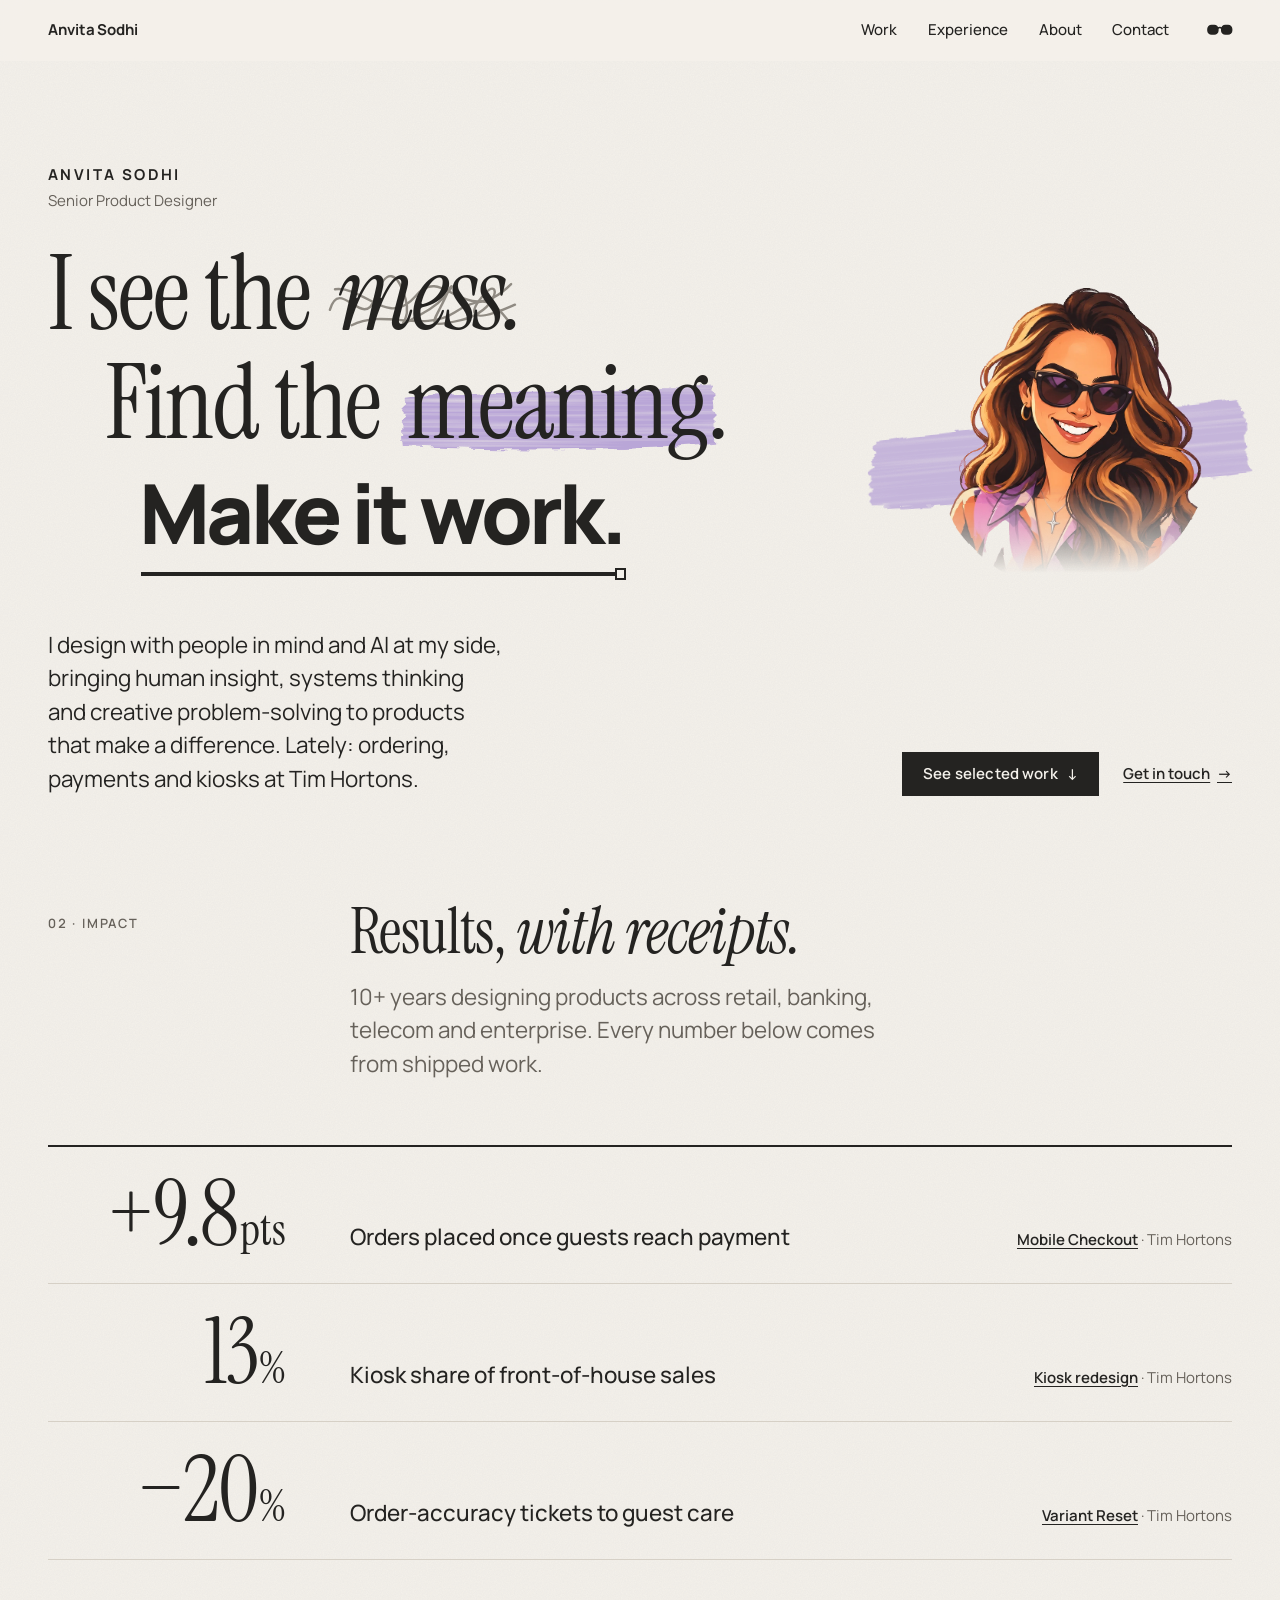
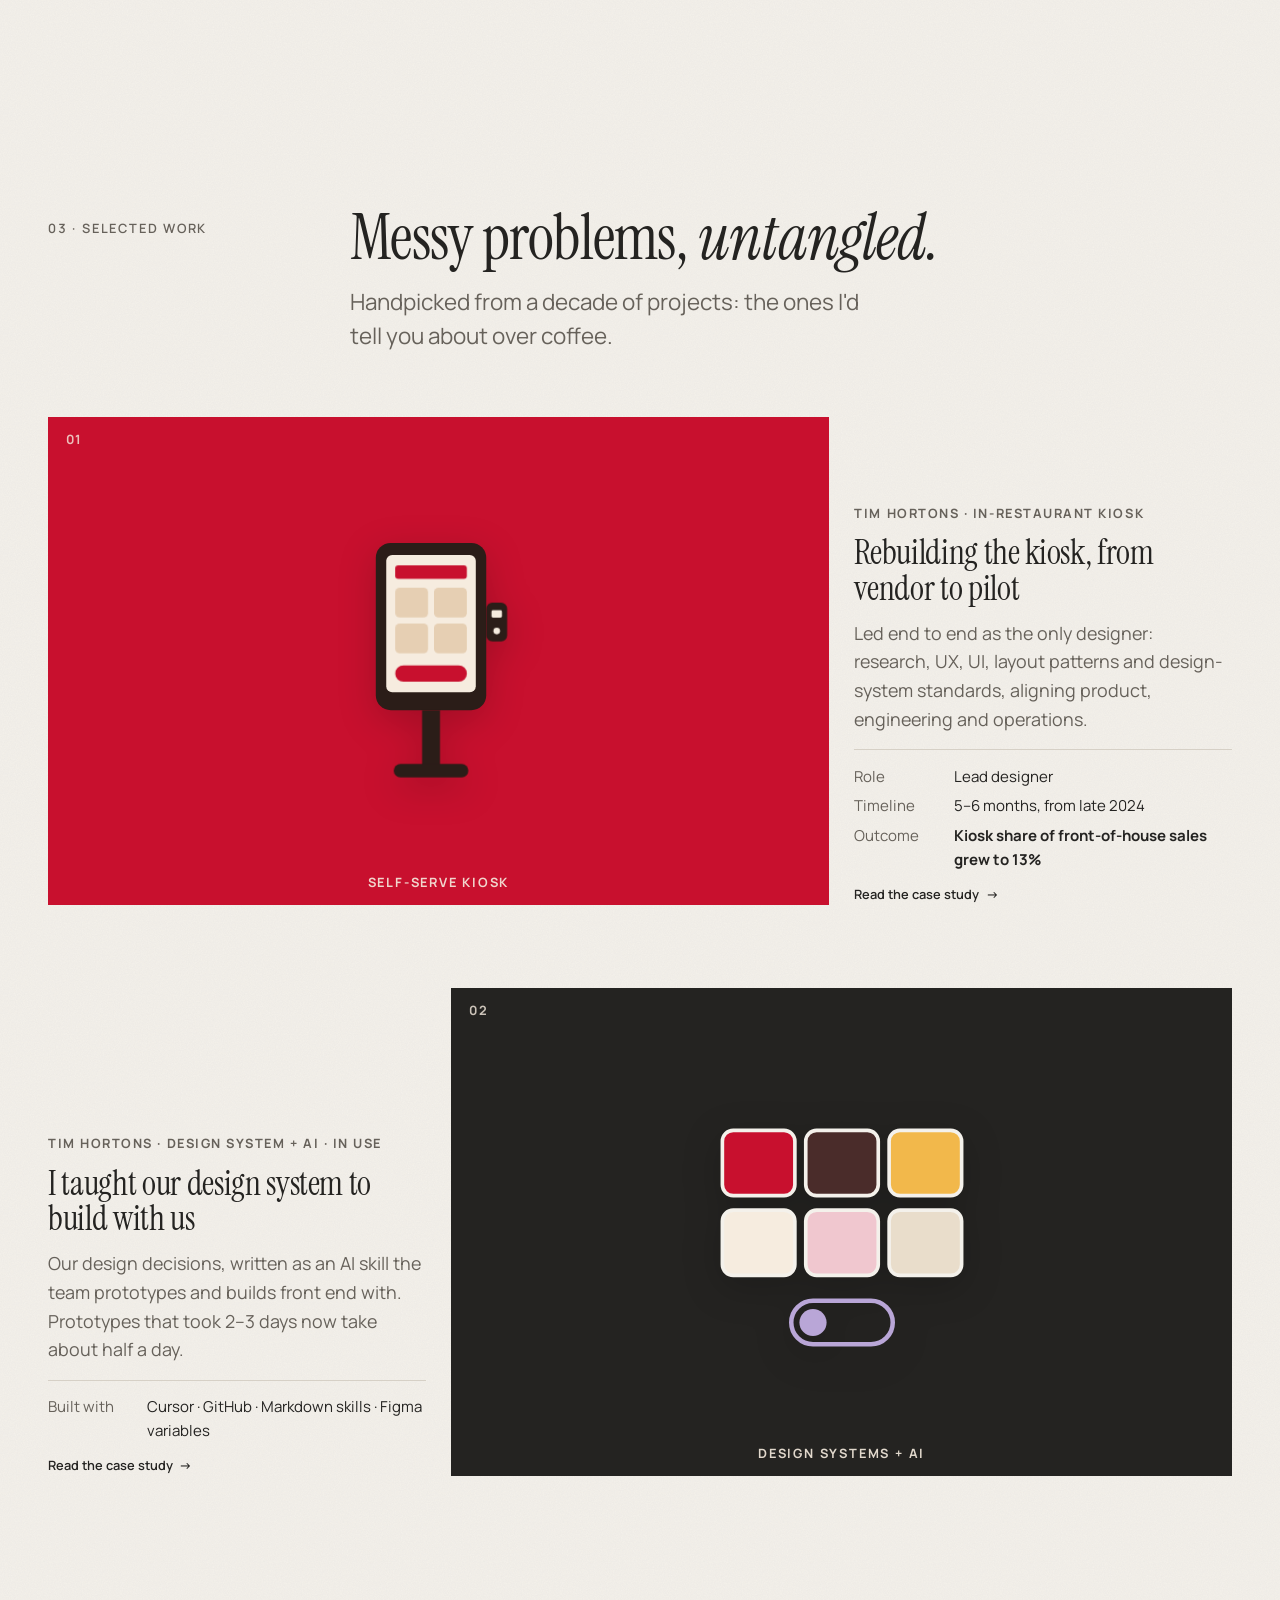
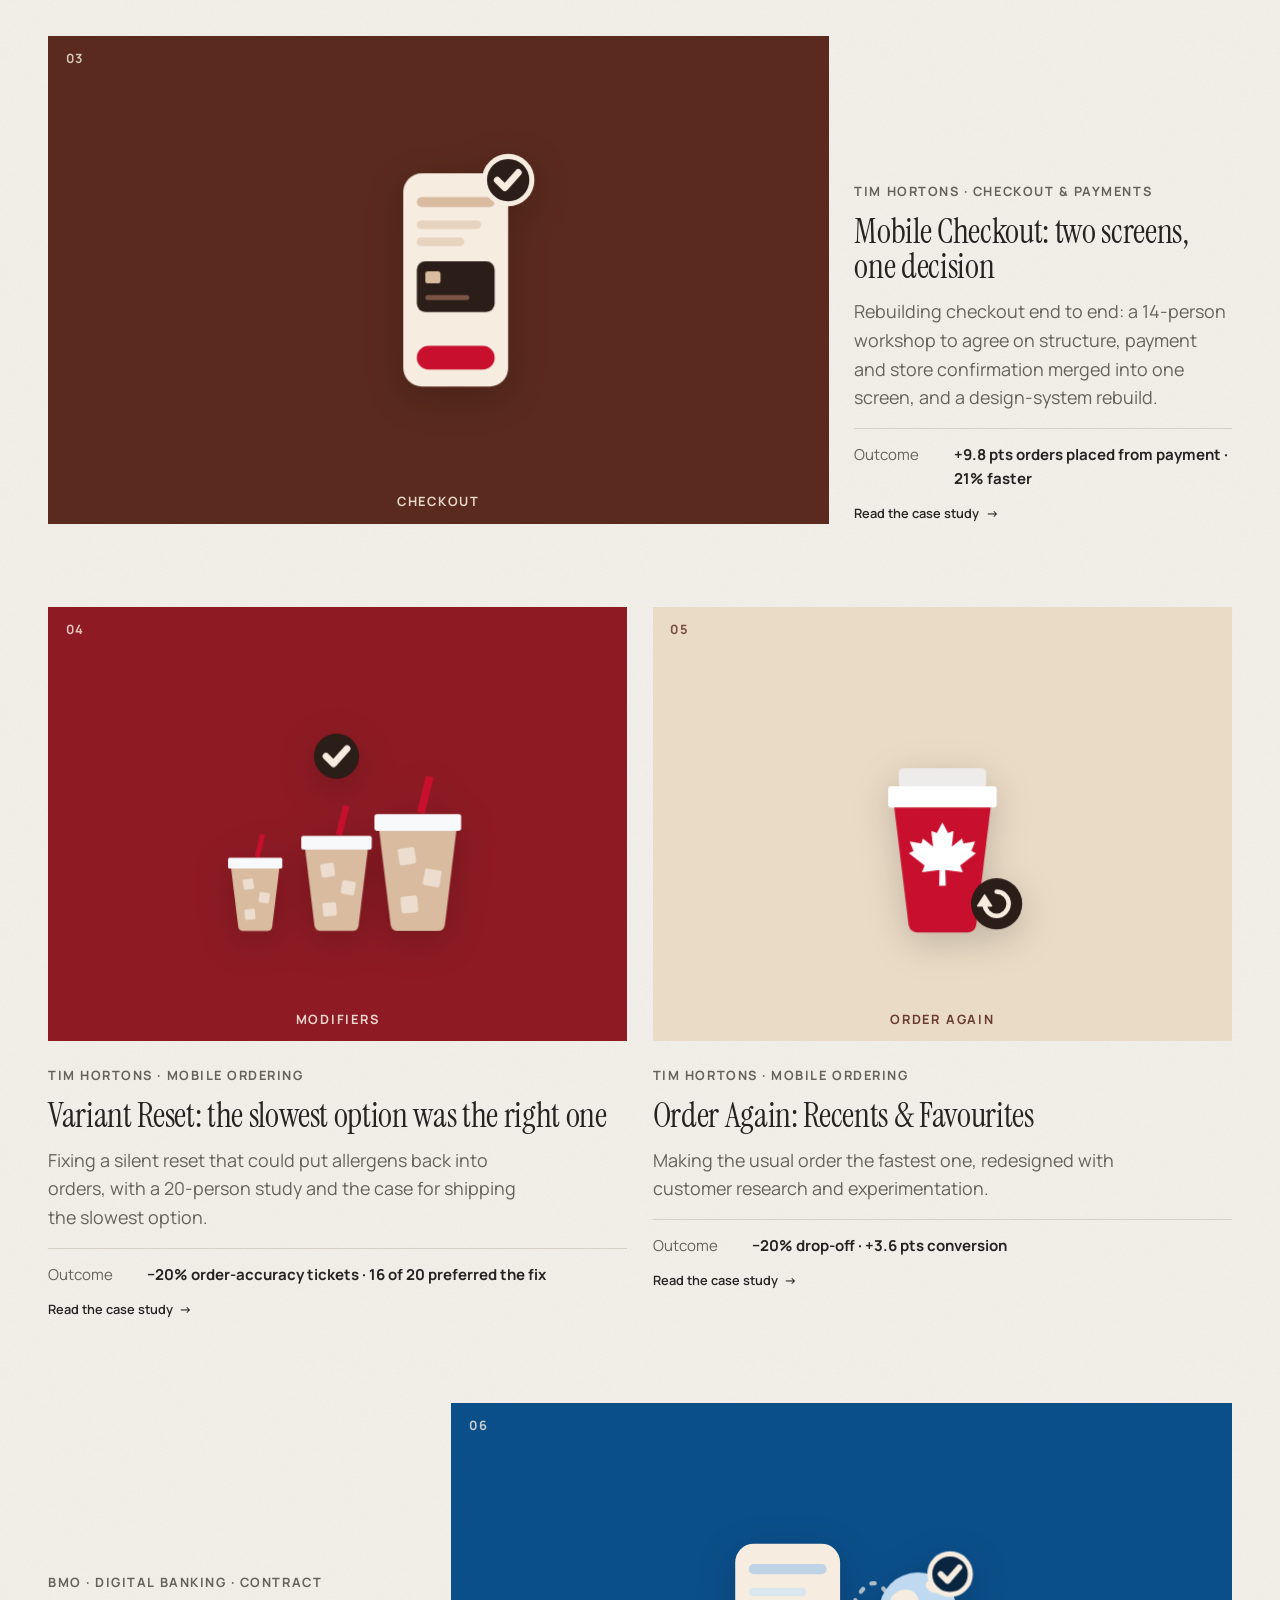
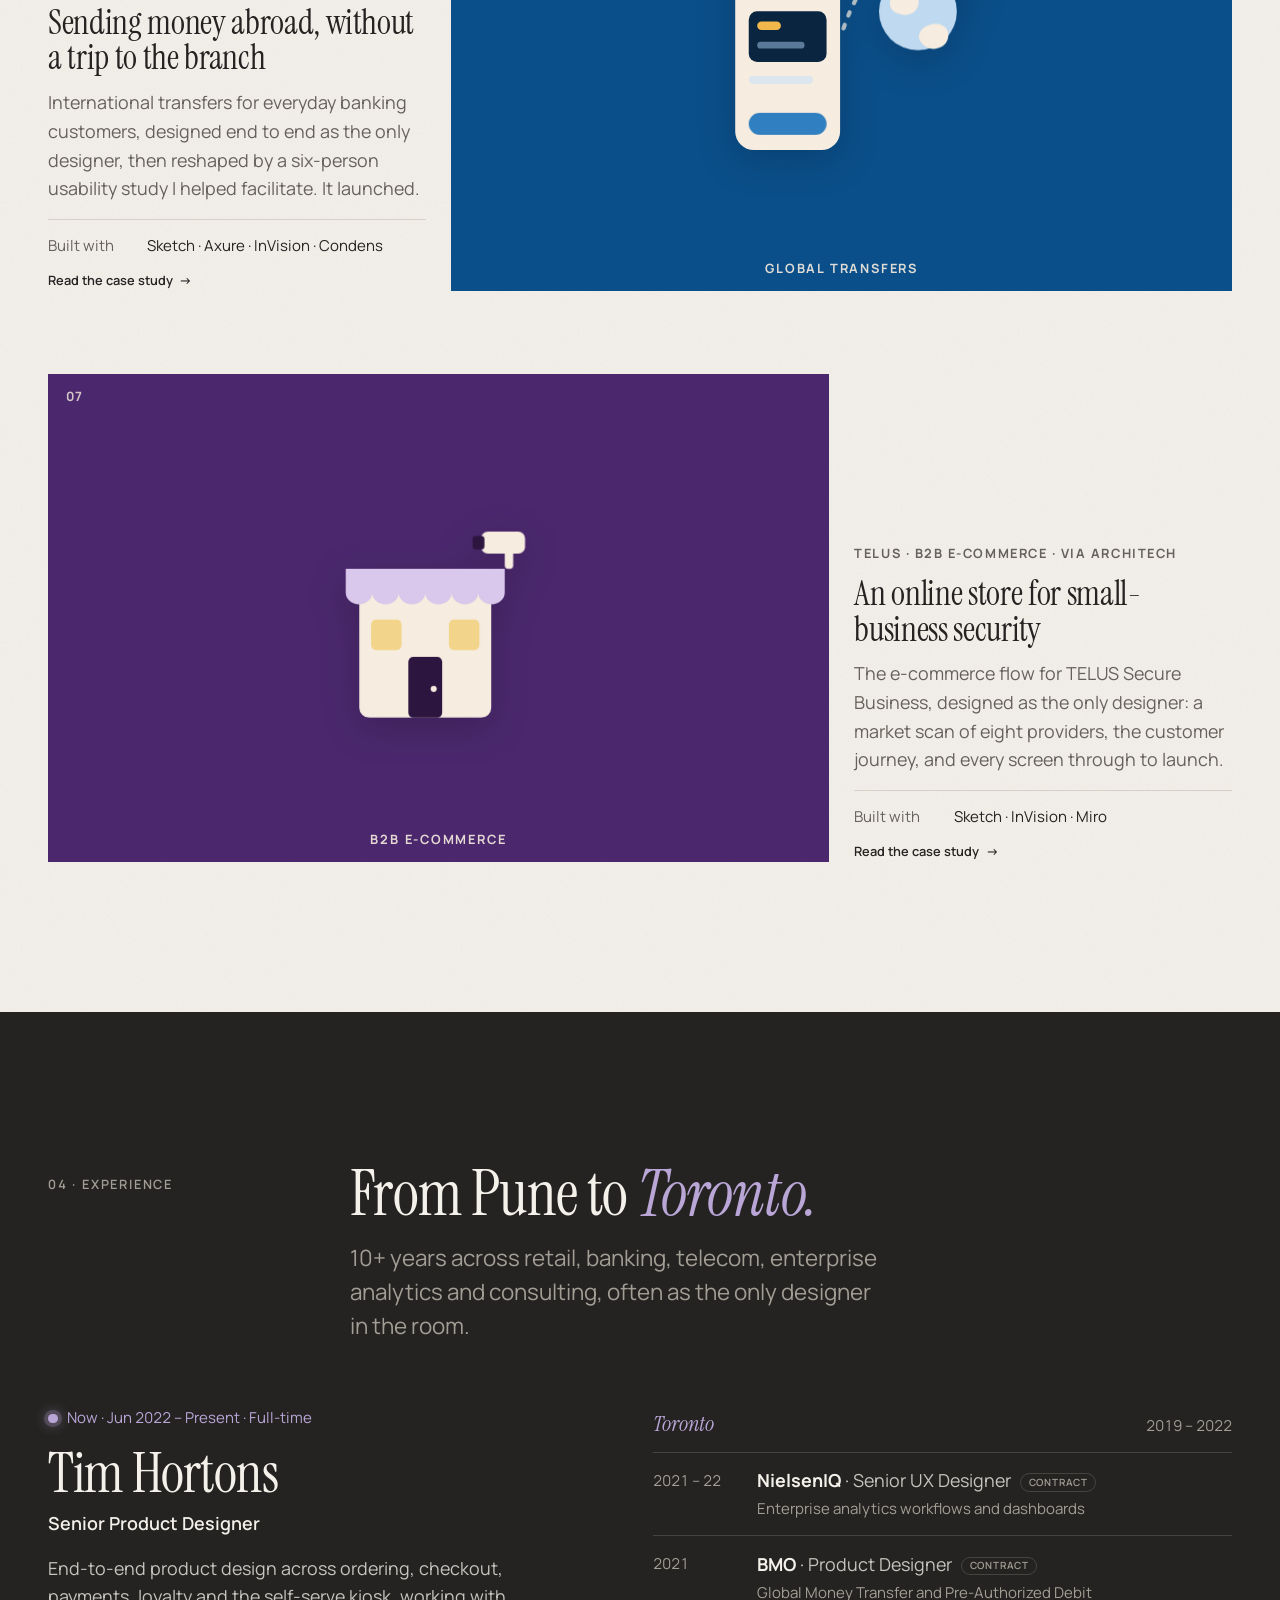
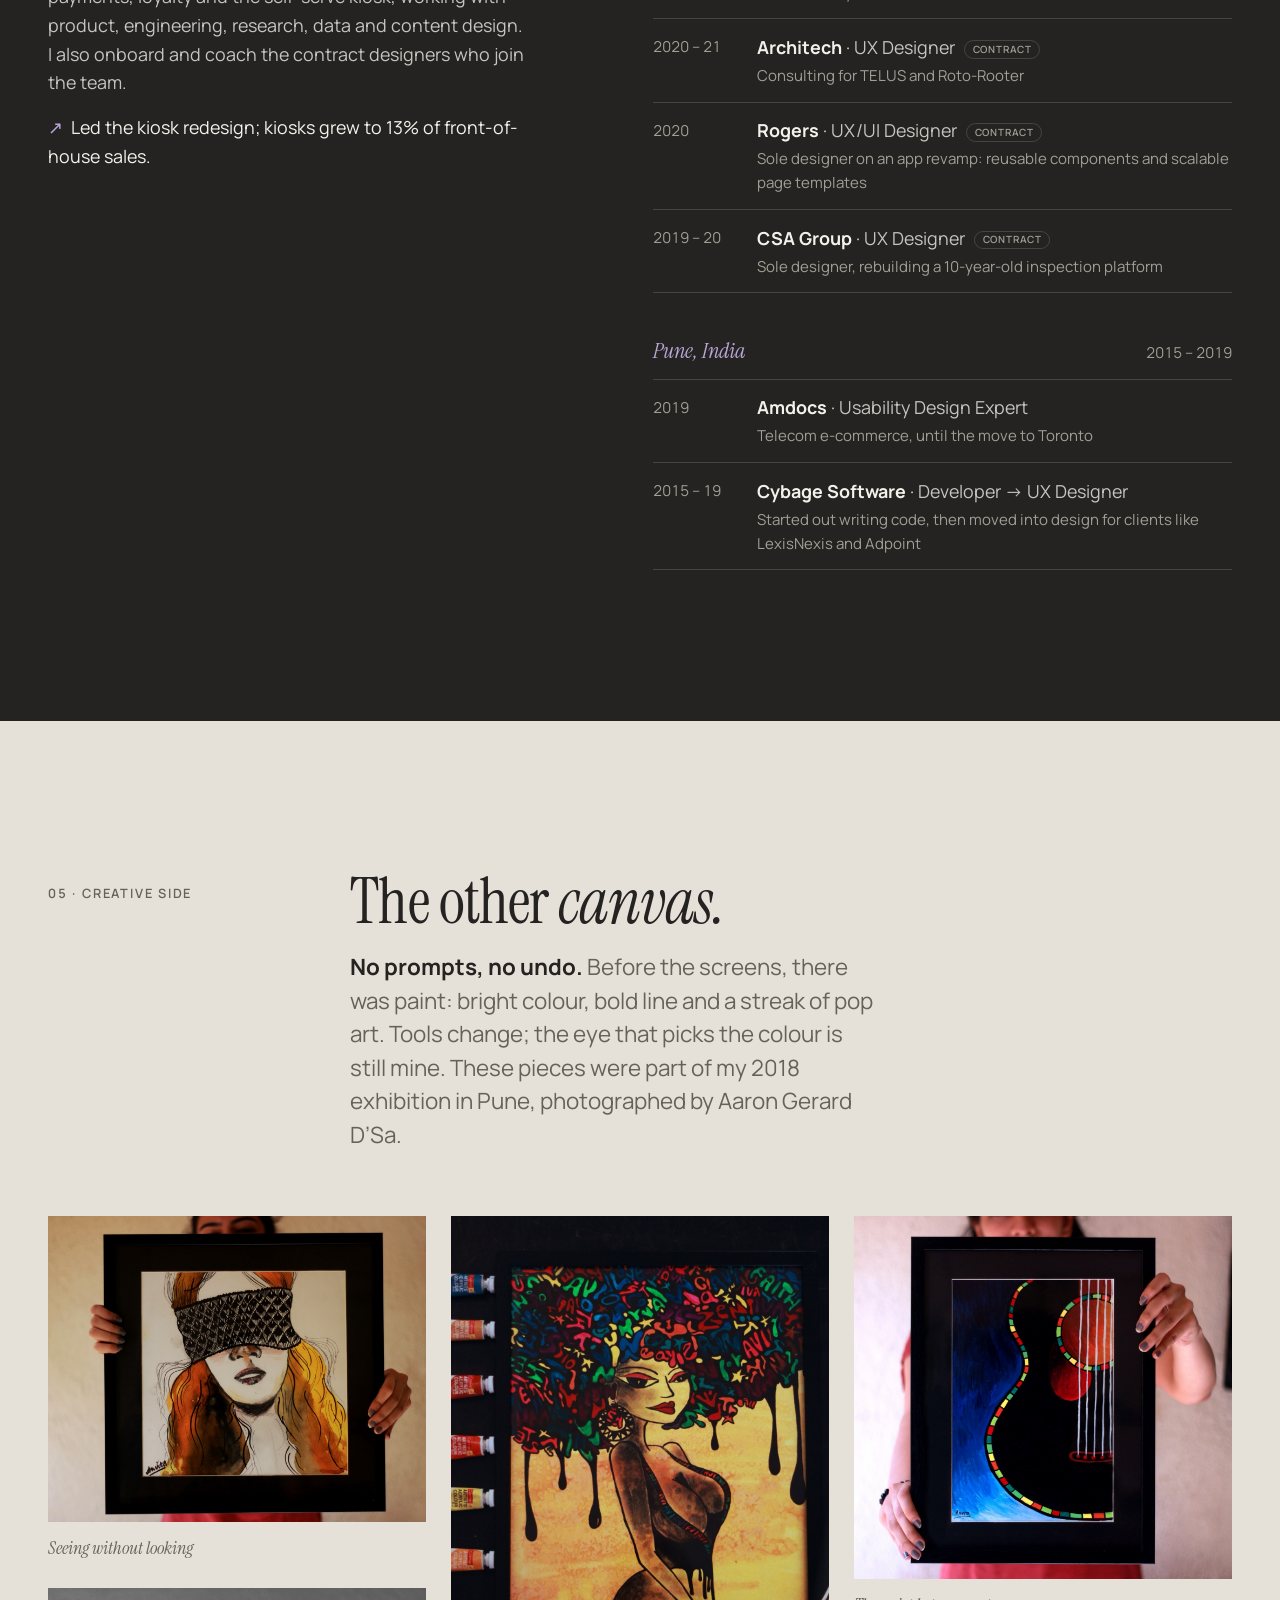
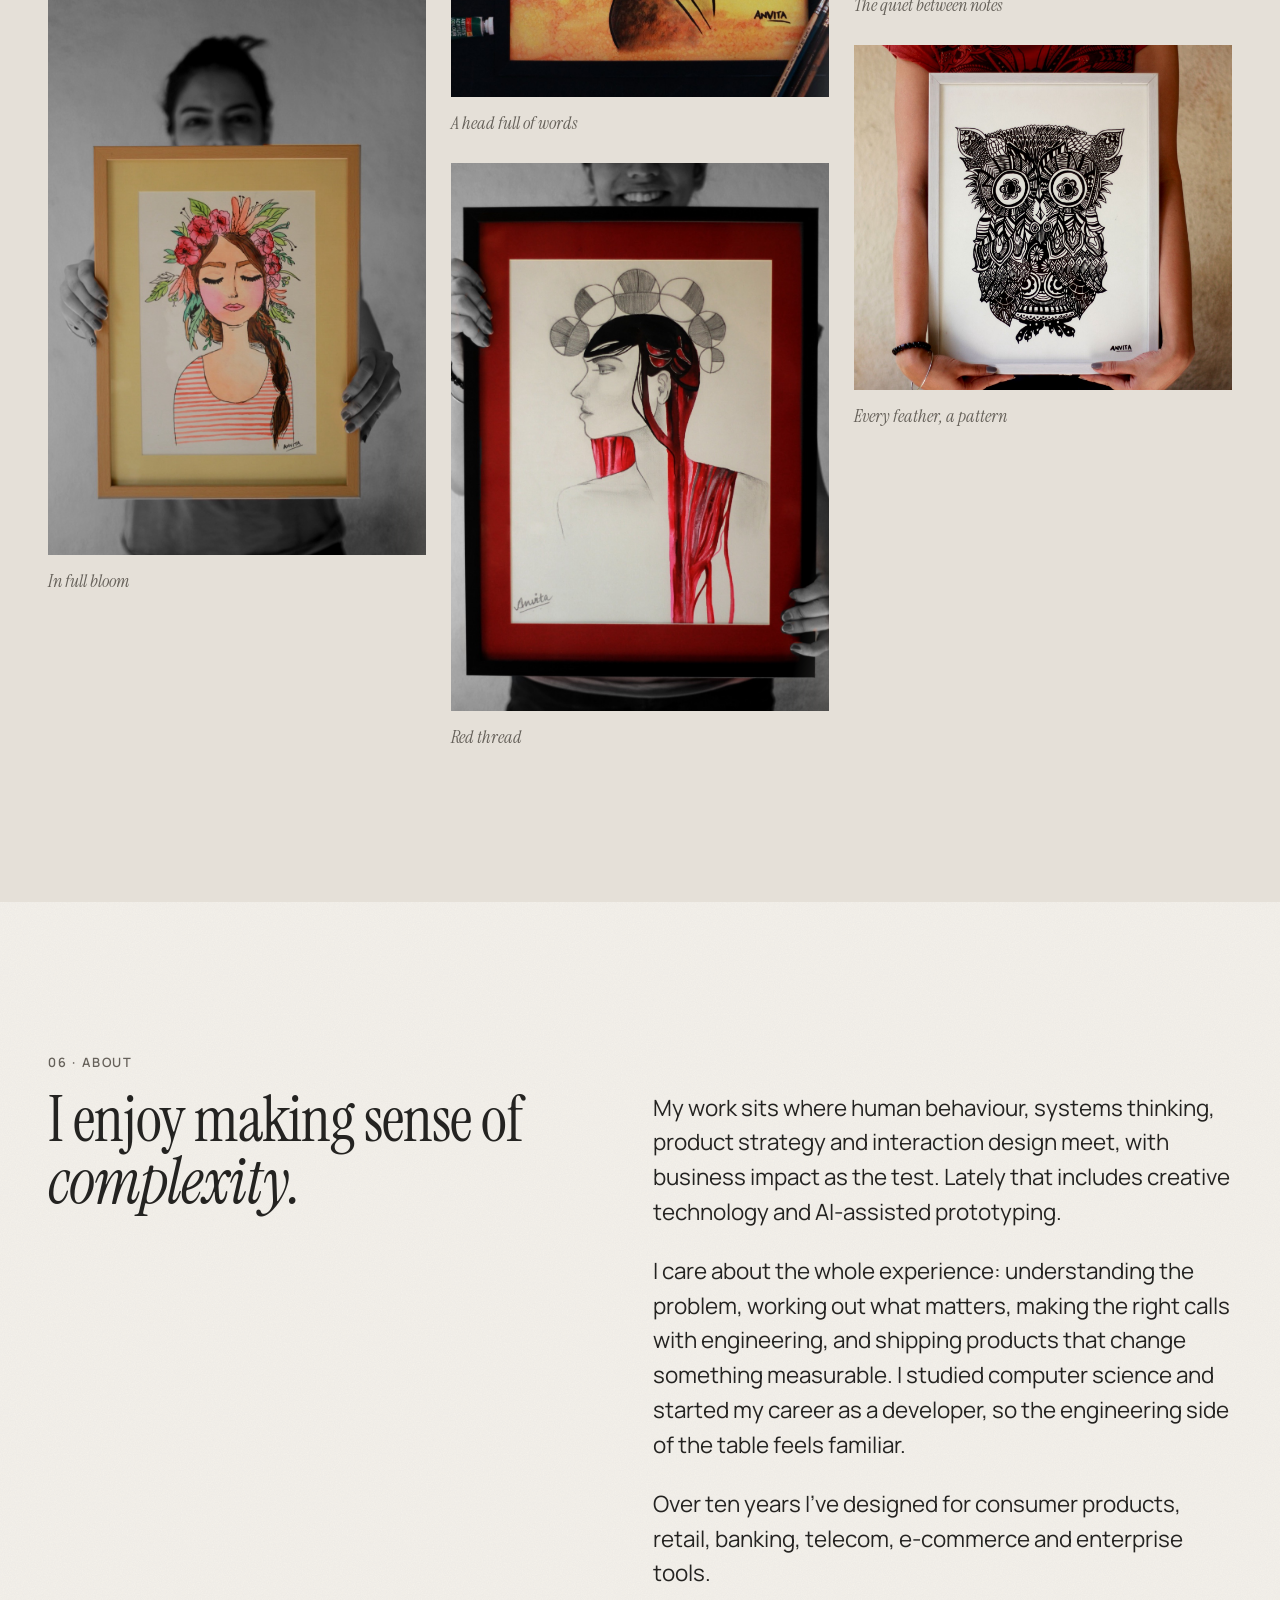
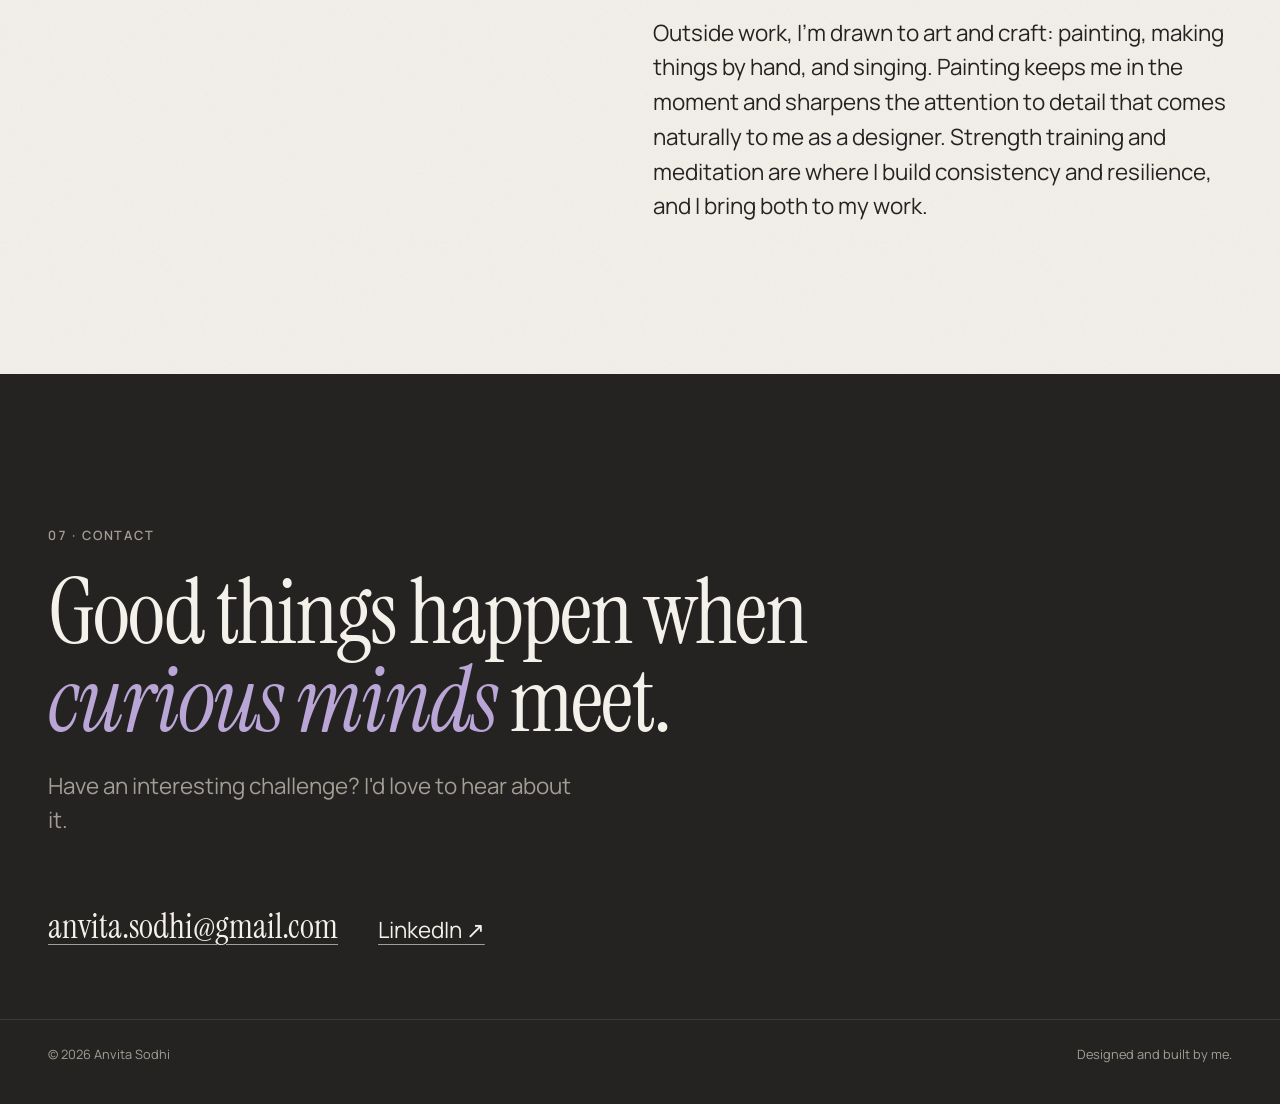
<file: index.html>
<!doctype html>
<html lang="en-CA" class="no-js">
<head>
<meta charset="utf-8">
<meta name="viewport" content="width=device-width,initial-scale=1">
<title>Anvita Sodhi · Senior Product Designer</title>
<meta name="description" content="Senior Product Designer in Toronto with 10+ years across retail, banking, telecom and enterprise. I see the mess, find the meaning and make it work.">
<link rel="canonical" href="https://madebyanvita.github.io/">
<meta name="theme-color" content="#F4F1EB">
<script>(function(){var t;try{t=localStorage.getItem("theme")}catch(e){}document.documentElement.setAttribute("data-theme",t||(matchMedia("(prefers-color-scheme: dark)").matches?"dark":"light"))})()</script>
<meta property="og:type" content="website">
<meta property="og:site_name" content="Anvita Sodhi">
<meta property="og:title" content="Anvita Sodhi · Senior Product Designer">
<meta property="og:description" content="I see the mess. Find the meaning. Make it work.">
<meta property="og:url" content="https://madebyanvita.github.io/">
<meta property="og:image" content="https://madebyanvita.github.io/assets/og.png">
<meta property="og:image:width" content="1200">
<meta property="og:image:height" content="630">
<meta property="og:image:alt" content="I see the mess. Find the meaning. Make it work. Anvita Sodhi, Senior Product Designer.">
<meta name="twitter:card" content="summary_large_image">
<link rel="icon" href="favicon.svg" type="image/svg+xml">
<link rel="preconnect" href="https://fonts.googleapis.com">
<link rel="preconnect" href="https://fonts.gstatic.com" crossorigin>
<link href="https://fonts.googleapis.com/css2?family=Instrument+Serif:ital@0;1&family=Manrope:wght@400..800&display=swap" rel="stylesheet">
<link rel="stylesheet" href="assets/css/site.css?v=e0ac408e">
<script src="assets/js/site.js?v=6867fbca" defer></script>
</head>
<body>
<a class="skip" href="#main">Skip to content</a>

<header class="site-header">
  <div class="wrap">
    <a class="wordmark" href="./">Anvita Sodhi</a>
    <div class="header-end">
    <nav class="site-nav" aria-label="Primary">
      <a href="#work">Work</a>
      <a href="#experience">Experience</a>
      <a href="#about">About</a>
      <a href="#contact">Contact</a>
    </nav>
    <button class="theme-toggle" type="button" aria-pressed="false" aria-label="Dark mode" title="Lights off"><svg viewBox="0 0 26 12" aria-hidden="true"><rect class="tt-lens" x="1" y="1.5" width="10" height="8.5" rx="3.6"/><rect class="tt-lens" x="15" y="1.5" width="10" height="8.5" rx="3.6"/><rect class="tt-frame" x="1" y="1.5" width="10" height="8.5" rx="3.6"/><rect class="tt-frame" x="15" y="1.5" width="10" height="8.5" rx="3.6"/><path class="tt-frame" d="M11 4.5 C 12 3, 14 3, 15 4.5"/></svg></button>
    </div>
  </div>
</header>

<main id="main">

  <!-- 01 · HERO -->
  <section class="hero" aria-labelledby="headline">
    <div class="wrap">
      <div class="hero-meta">
        <p class="hm-id"><span class="hm-name">Anvita Sodhi</span><span class="hm-title">Senior Product Designer</span></p>
      </div>

      <div class="grid">
        <h1 class="headline" id="headline">
          <span class="line line-mess">I see the <span class="w w-mess">mess.<svg class="scribble" viewBox="0 0 300 100" preserveAspectRatio="none" aria-hidden="true" focusable="false"><path pathLength="1" d="M6 62 C 22 8, 58 96, 76 44 S 112 4, 124 46 S 92 98, 146 70 S 204 2, 186 42 S 150 92, 210 78 S 272 10, 248 36 S 214 90, 294 54"/><path pathLength="1" d="M14 30 C 60 24, 96 92, 140 40 S 214 96, 288 22"/><path pathLength="1" d="M40 86 C 90 60, 150 98, 200 66 S 262 52, 286 82"/></svg></span></span>
          <span class="line line-meaning">Find the <span class="w w-meaning">meaning.<svg class="brush" viewBox="0 0 400 100" preserveAspectRatio="none" aria-hidden="true" focusable="false"><defs><filter id="brush-rough" x="-4%" y="-25%" width="108%" height="150%"><feTurbulence type="fractalNoise" baseFrequency="0.03 0.11" numOctaves="3" seed="8" result="n"/><feDisplacementMap in="SourceGraphic" in2="n" scale="12" xChannelSelector="R" yChannelSelector="G" result="d"/><feTurbulence type="fractalNoise" baseFrequency="0.004 0.22" numOctaves="2" seed="3" result="s"/><feColorMatrix in="s" type="matrix" values="0 0 0 0 0  0 0 0 0 0  0 0 0 0 0  -1.3 0 0 0 1.55" result="sa"/><feComposite in="d" in2="sa" operator="in"/></filter><filter id="brush-solid" x="-4%" y="-25%" width="108%" height="150%"><feTurbulence type="fractalNoise" baseFrequency="0.03 0.11" numOctaves="3" seed="8" result="n"/><feDisplacementMap in="SourceGraphic" in2="n" scale="12" xChannelSelector="R" yChannelSelector="G"/></filter></defs><path filter="url(#brush-rough)" d="M10 26 C 90 14, 220 22, 392 12 C 397 40, 394 62, 396 82 C 300 90, 150 94, 6 86 C 3 64, 8 44, 10 26 Z"/></svg></span></span>
          <span class="line line-work">Make it work.</span>
        </h1>

        <figure class="hero-portrait">
          <div class="portrait-art" role="img" aria-label="Illustrated portrait of Anvita: long wavy hair, a big smile, gold hoops and a colourful blouse">
            <div class="portrait-figure">
              <img class="pf-base" src="assets/img/anvita-portrait-base.webp?v=9322cfe9" alt="" width="887" height="887" decoding="async" fetchpriority="high">
              <img class="pf-breeze" src="assets/img/anvita-portrait-base.webp?v=9322cfe9" alt="" width="887" height="887" decoding="async">
              <img class="pf-glasses" src="assets/img/anvita-portrait-glasses.webp?v=f2ba5a62" alt="" width="284" height="120" decoding="async">
            </div>
            <svg class="pf-defs" width="0" height="0" aria-hidden="true" focusable="false"><filter id="hair-breeze" x="-5%" y="-5%" width="110%" height="110%" color-interpolation-filters="sRGB"><feTurbulence type="fractalNoise" baseFrequency="0.011 0.026" numOctaves="2" seed="7" result="n"><animate attributeName="baseFrequency" values="0.011 0.026;0.0122 0.0285;0.011 0.026" dur="11s" repeatCount="indefinite" calcMode="spline" keyTimes="0;.5;1" keySplines=".45 0 .55 1;.45 0 .55 1"/></feTurbulence><feDisplacementMap in="SourceGraphic" in2="n" scale="4" xChannelSelector="R" yChannelSelector="G"><animate attributeName="scale" values="3;5;3" dur="7s" repeatCount="indefinite" calcMode="spline" keyTimes="0;.5;1" keySplines=".45 0 .55 1;.45 0 .55 1"/></feDisplacementMap></filter></svg>
          </div>
        </figure>
      </div>

      <div class="grid hero-foot">
        <p class="hero-statement">I design with people in mind and AI at my side, bringing human insight, systems thinking and creative problem-solving to products that make a difference. Lately: ordering, payments and kiosks at Tim&nbsp;Hortons.</p>
        <div class="hero-actions">
          <a class="btn" href="#work">See selected work <span class="arrow" aria-hidden="true">↓</span></a>
          <a class="link-arrow" href="#contact">Get in touch <span class="arrow" aria-hidden="true">→</span></a>
        </div>
      </div>
    </div>
  </section>

  <!-- 02 · IMPACT -->
  <section class="section impact" id="impact" aria-labelledby="impact-title" style="padding-top:0">
    <div class="wrap">
      <header class="grid section-head reveal">
        <p class="label section-label">Impact</p>
        <h2 id="impact-title">Results, <em>with receipts.</em></h2>
        <p class="section-intro">10+ years designing products across retail, banking, telecom and enterprise. Every number below comes from shipped work.</p>
      </header>

      <dl class="ledger reveal">
        <div class="ledger-row">
          <dt>Orders placed once guests reach payment</dt>
          <dd class="fig">+9.8<small>pts</small></dd>
          <dd class="src"><a href="work/checkout.html">Mobile Checkout</a> · Tim Hortons</dd>
        </div>
        <div class="ledger-row">
          <dt>Kiosk share of front-of-house sales</dt>
          <dd class="fig">13<small>%</small></dd>
          <dd class="src"><a href="work/kiosk.html">Kiosk redesign</a> · Tim Hortons</dd>
        </div>
        <div class="ledger-row">
          <dt>Order-accuracy tickets to guest care</dt>
          <dd class="fig">−20<small>%</small></dd>
          <dd class="src"><a href="work/variant-reset.html">Variant Reset</a> · Tim Hortons</dd>
        </div>
      </dl>
    </div>
  </section>

  <!-- SELECTED WORK -->
  <section class="section work" id="work" aria-labelledby="work-title">
    <div class="wrap">
      <header class="grid section-head reveal">
        <p class="label section-label">Selected work</p>
        <h2 id="work-title">Messy problems, <em>untangled.</em></h2>
        <p class="section-intro">Handpicked from a decade of projects: the ones I'd tell you about over coffee.</p>
      </header>

      <div class="projects">
        <article class="project project--feature reveal" data-case="kiosk">
          <div class="cover cover--kiosk cover--flat" aria-hidden="true"><svg class="cover-icon" viewBox="0 0 140 170" aria-hidden="true">
<rect x="28" y="6" width="74" height="112" rx="10" fill="#2B1D18"/>
<rect x="35" y="14" width="60" height="92" rx="4" fill="#F6ECDF"/>
<rect class="k-bar" x="41" y="21" width="48" height="9" rx="2" fill="#C8102E"/>
<rect class="k-tile" style="--i:0" x="41" y="36" width="22" height="20" rx="3" fill="#E6CFB3"/><rect class="k-tile" style="--i:1" x="67" y="36" width="22" height="20" rx="3" fill="#E6CFB3"/>
<rect class="k-tile" style="--i:2" x="41" y="60" width="22" height="20" rx="3" fill="#E6CFB3"/><rect class="k-tile" style="--i:3" x="67" y="60" width="22" height="20" rx="3" fill="#E6CFB3"/>
<rect class="k-pay" x="41" y="88" width="48" height="11" rx="5.5" fill="#C8102E"/>
<rect x="102" y="46" width="14" height="26" rx="4" fill="#2B1D18"/><rect x="105.5" y="51" width="7" height="5" rx="1" fill="#F6ECDF"/><circle class="k-led" cx="109" cy="65" r="2.2" fill="#F6ECDF"/>
<rect x="59" y="118" width="12" height="38" fill="#2B1D18"/><rect x="40" y="154" width="50" height="9" rx="4.5" fill="#2B1D18"/></svg><span class="cover-tag">Self-serve kiosk</span><span class="cover-no">01</span></div>
          <div class="project-body">
            <p class="project-co">Tim Hortons · In-restaurant kiosk</p>
            <h3><a class="project-link" href="work/kiosk.html">Rebuilding the kiosk, from vendor to pilot</a></h3>
            <p class="project-desc">Led end to end as the only designer: research, UX, UI, layout patterns and design-system standards, aligning product, engineering and operations.</p>
            <dl class="project-meta">
              <div><dt>Role</dt><dd>Lead designer</dd></div>
              <div><dt>Timeline</dt><dd>5–6 months, from late 2024</dd></div>
              <div class="is-outcome"><dt>Outcome</dt><dd>Kiosk share of front-of-house sales grew to 13%</dd></div>
            </dl>
            <p class="project-status is-live" aria-hidden="true">Read the case study <span class="arrow">→</span></p>
          </div>
        </article>

        <article class="project project--feature project--flip reveal" data-case="design-system-ai">
          <div class="cover cover--systems cover--flat" aria-hidden="true"><svg class="cover-icon cover-icon--ds" viewBox="0 0 160 140" aria-hidden="true">
<g class="ds-light"><rect x="14" y="14" width="40" height="36" rx="6" fill="#C8102E"/><rect x="60" y="14" width="40" height="36" rx="6" fill="#4A2C2A"/><rect x="106" y="14" width="40" height="36" rx="6" fill="#F2B84B"/><rect x="14" y="58" width="40" height="36" rx="6" fill="#F6ECDF"/><rect x="60" y="58" width="40" height="36" rx="6" fill="#F0C7CF"/><rect x="106" y="58" width="40" height="36" rx="6" fill="#E9DDCB"/></g><g class="ds-dark"><rect x="14" y="14" width="40" height="36" rx="6" fill="#FFC845"/><rect x="60" y="14" width="40" height="36" rx="6" fill="#F4F1EB"/><rect x="106" y="14" width="40" height="36" rx="6" fill="#F7CE85"/><rect x="14" y="58" width="40" height="36" rx="6" fill="#5A3A2E"/><rect x="60" y="58" width="40" height="36" rx="6" fill="#8E6B2E"/><rect x="106" y="58" width="40" height="36" rx="6" fill="#3A2A26"/></g>
<rect class="ds-track" x="52" y="108" width="56" height="24" rx="12" fill="none" stroke="#B9A6D7" stroke-width="2.5"/><circle class="ds-thumb" cx="64" cy="120" r="7.5" fill="#B9A6D7"/></svg><span class="cover-tag">Design systems + AI</span><span class="cover-no">02</span></div>
          <div class="project-body">
            <p class="project-co">Tim Hortons · Design system + AI · In use</p>
            <h3><a class="project-link" href="work/design-system-ai.html">I taught our design system to build with us</a></h3>
            <p class="project-desc">Our design decisions, written as an AI skill the team prototypes and builds front end with. Prototypes that took 2–3 days now take about half a day.</p>
            <dl class="project-meta">
              <div><dt>Built with</dt><dd>Cursor · GitHub · Markdown skills · Figma variables</dd></div>
            </dl>
            <p class="project-status is-live" aria-hidden="true">Read the case study <span class="arrow">→</span></p>
          </div>
        </article>

        <article class="project project--feature reveal" data-case="checkout">
          <div class="cover cover--checkout cover--flat" aria-hidden="true"><svg class="cover-icon" viewBox="0 0 170 150" aria-hidden="true">
<rect class="c-ghost" x="30" y="12" width="62" height="126" rx="11" fill="none" stroke="#F6ECDF" stroke-opacity=".55" stroke-width="2.5" stroke-dasharray="6 5"/>
<g class="c-screen"><rect x="64" y="12" width="62" height="126" rx="11" fill="#F6ECDF"/><rect x="72" y="26" width="46" height="6" rx="3" fill="#D9BB9F"/><rect x="72" y="40" width="38" height="5" rx="2.5" fill="#E6D3C0"/><rect x="72" y="50" width="28" height="5" rx="2.5" fill="#E6D3C0"/>
<rect x="72" y="64" width="46" height="30" rx="5" fill="#2B1D18"/><rect x="77" y="70" width="9" height="7" rx="1.5" fill="#D9BB9F"/><rect x="77" y="84" width="26" height="3" rx="1.5" fill="#7A5546"/>
<rect class="c-pay" x="72" y="114" width="46" height="14" rx="7" fill="#C8102E"/></g>
<g class="c-check"><circle cx="126" cy="16" r="14" fill="#2B1D18" stroke="#F6ECDF" stroke-width="3"/><path d="M119.5 16l4.5 4.5 8-9" fill="none" stroke="#F6ECDF" stroke-width="4" stroke-linecap="round" stroke-linejoin="round"/></g></svg><span class="cover-tag">Checkout</span><span class="cover-no">03</span></div>
          <div class="project-body">
            <p class="project-co">Tim Hortons · Checkout &amp; payments</p>
            <h3><a class="project-link" href="work/checkout.html">Mobile Checkout: two screens, one decision</a></h3>
            <p class="project-desc">Rebuilding checkout end to end: a 14-person workshop to agree on structure, payment and store confirmation merged into one screen, and a design-system rebuild.</p>
            <dl class="project-meta">
              <div class="is-outcome"><dt>Outcome</dt><dd>+9.8 pts orders placed from payment · 21% faster</dd></div>
            </dl>
            <p class="project-status is-live" aria-hidden="true">Read the case study <span class="arrow">→</span></p>
          </div>
        </article>

        <article class="project reveal" data-case="variant-reset">
          <div class="cover cover--variant cover--flat" aria-hidden="true"><svg class="cover-icon" viewBox="0 0 170 150" aria-hidden="true"><g class="v-cup" style="--i:0"><g transform="translate(-4.0 79.5) scale(0.5)"><path d="M78 5L70.5 35" stroke="#C8102E" stroke-width="6.5"/><rect x="32" y="36" width="72" height="14" rx="2" fill="#F7F9FA"/><path d="M36 50H100L90.5 128Q89.5 133 85 133H51Q46.5 133 45.5 128Z" fill="#D9BB9F"/><rect x="52" y="64" width="14" height="14" rx="2" fill="#ECDDCF" transform="rotate(-8 59 71)"/><rect x="73" y="82" width="14" height="14" rx="2" fill="#ECDDCF" transform="rotate(10 80 89)"/><rect x="54" y="104" width="14" height="14" rx="2" fill="#ECDDCF" transform="rotate(-5 61 111)"/></g></g><g class="v-cup" style="--i:1"><g transform="translate(39.8 59.5) scale(0.65)"><path d="M78 5L70.5 35" stroke="#C8102E" stroke-width="6.5"/><rect x="32" y="36" width="72" height="14" rx="2" fill="#F7F9FA"/><path d="M36 50H100L90.5 128Q89.5 133 85 133H51Q46.5 133 45.5 128Z" fill="#D9BB9F"/><rect x="52" y="64" width="14" height="14" rx="2" fill="#ECDDCF" transform="rotate(-8 59 71)"/><rect x="73" y="82" width="14" height="14" rx="2" fill="#ECDDCF" transform="rotate(10 80 89)"/><rect x="54" y="104" width="14" height="14" rx="2" fill="#ECDDCF" transform="rotate(-5 61 111)"/></g></g><g class="v-cup" style="--i:2"><g transform="translate(83.6 39.6) scale(0.8)"><path d="M78 5L70.5 35" stroke="#C8102E" stroke-width="6.5"/><rect x="32" y="36" width="72" height="14" rx="2" fill="#F7F9FA"/><path d="M36 50H100L90.5 128Q89.5 133 85 133H51Q46.5 133 45.5 128Z" fill="#D9BB9F"/><rect x="52" y="64" width="14" height="14" rx="2" fill="#ECDDCF" transform="rotate(-8 59 71)"/><rect x="73" y="82" width="14" height="14" rx="2" fill="#ECDDCF" transform="rotate(10 80 89)"/><rect x="54" y="104" width="14" height="14" rx="2" fill="#ECDDCF" transform="rotate(-5 61 111)"/></g></g>
<g class="v-check"><circle cx="84" cy="30" r="15" fill="#2B1D18"/><path class="v-tick" pathLength="1" d="M77 30l5 5 9-10" fill="none" stroke="#F6ECDF" stroke-width="4.5" stroke-linecap="round" stroke-linejoin="round"/></g></svg><span class="cover-tag">Modifiers</span><span class="cover-no">04</span></div>
          <div class="project-body">
            <p class="project-co">Tim Hortons · Mobile ordering</p>
            <h3><a class="project-link" href="work/variant-reset.html">Variant Reset: the slowest option was the right one</a></h3>
            <p class="project-desc">Fixing a silent reset that could put allergens back into orders, with a 20-person study and the case for shipping the slowest option.</p>
            <dl class="project-meta">
              <div class="is-outcome"><dt>Outcome</dt><dd>−20% order-accuracy tickets · 16 of 20 preferred the fix</dd></div>
            </dl>
            <p class="project-status is-live" aria-hidden="true">Read the case study <span class="arrow">→</span></p>
          </div>
        </article>

        <article class="project reveal" data-case="order-again">
          <div class="cover cover--order cover--flat" aria-hidden="true"><svg class="cover-icon" viewBox="0 0 140 150" aria-hidden="true"><g class="o-cup"><g transform="translate(2 14)"><rect x="39" y="24" width="58" height="13" rx="3" fill="#EEEBEB"/><rect x="32" y="36" width="72" height="14" rx="2" fill="#fff"/><path d="M36 50H100L90.5 128Q89.5 133 85 133H51Q46.5 133 45.5 128Z" fill="#C8102E"/><path d="M68.0 60.0L71.7 67.0L75.4 65.6L74.2 76.2L81.0 70.6L82.0 74.0L89.7 72.6L87.2 79.0L90.3 80.4L79.8 88.6L81.6 93.0L69.9 91.6L70.2 102.0L65.8 102.0L66.1 91.6L54.4 93.0L56.2 88.6L45.7 80.4L48.8 79.0L46.3 72.6L54.0 74.0L55.0 70.6L61.8 76.2L60.6 65.6L64.3 67.0Z" fill="#fff"/></g></g>
<g class="o-steam" fill="none" stroke="#5A2A1E" stroke-width="3.5" stroke-linecap="round" opacity="0"><path d="M60 32c-4-5 4-8 0-14"/><path d="M80 32c-4-5 4-8 0-14"/></g>
<g class="o-arrow"><circle cx="106" cy="128" r="17" fill="#2B1D18"/><path d="M106 120A8 8 0 1 1 98 128" fill="none" stroke="#F6ECDF" stroke-width="3" stroke-linecap="round"/><path d="M98 122.2L93.4 129.4H102.6Z" fill="#F6ECDF" stroke="#F6ECDF" stroke-width="1" stroke-linejoin="round"/></g></svg><span class="cover-tag">Order Again</span><span class="cover-no">05</span></div>
          <div class="project-body">
            <p class="project-co">Tim Hortons · Mobile ordering</p>
            <h3><a class="project-link" href="work/order-again.html">Order Again: Recents &amp; Favourites</a></h3>
            <p class="project-desc">Making the usual order the fastest one, redesigned with customer research and experimentation.</p>
            <dl class="project-meta">
              <div class="is-outcome"><dt>Outcome</dt><dd>−20% drop-off · +3.6 pts conversion</dd></div>
            </dl>
            <p class="project-status is-live" aria-hidden="true">Read the case study <span class="arrow">→</span></p>
          </div>
        </article>

        <article class="project project--feature project--flip reveal" data-case="global-money-transfer">
          <div class="cover cover--gmt cover--flat" aria-hidden="true"><svg class="cover-icon cover-icon--gmt" viewBox="0 0 170 150" aria-hidden="true">
<g class="g-phone"><rect x="22" y="14" width="62" height="122" rx="11" fill="#F6ECDF"/><rect x="30" y="26" width="46" height="6" rx="3" fill="#BFD3E6"/><rect x="30" y="40" width="34" height="5" rx="2.5" fill="#DCE6EF"/>
<rect x="30" y="54" width="46" height="30" rx="5" fill="#0A2540"/><rect x="35" y="60" width="14" height="5" rx="2.5" fill="#F2B84B"/><rect x="35" y="72" width="28" height="4" rx="2" fill="#5B7A99"/>
<rect x="30" y="92" width="38" height="5" rx="2.5" fill="#DCE6EF"/>
<rect class="g-send" x="30" y="114" width="46" height="13" rx="6.5" fill="#2F7FC1"/></g>
<path d="M86 64 Q100 24 112 44" fill="none" stroke="#F6ECDF" stroke-width="2.5" stroke-dasharray="2 6" stroke-linecap="round" opacity=".7"/>
<g class="g-globe"><circle cx="130" cy="54" r="23" fill="#BFD9F0"/><path d="M114 46c5-7 14-6 16 0s-3 11-9 10-9-4-7-10zM133 64c6-5 15-3 15 4s-8 10-13 7-6-7-2-11zM136 36c4-2 9 0 9 4s-5 4-8 2-3-5-1-6z" fill="#F6ECDF"/></g>
<g class="g-cx"><g class="g-cy"><g class="g-coin"><circle cx="86" cy="64" r="8.5" fill="#F2B84B"/><circle cx="86" cy="64" r="5.5" fill="none" stroke="#C98A1B" stroke-width="1.5"/></g></g></g>
<g class="g-check"><circle cx="149" cy="32" r="12" fill="#0A2540" stroke="#F6ECDF" stroke-width="3"/><path d="M143.5 32l4 4 7-8" fill="none" stroke="#F6ECDF" stroke-width="3.5" stroke-linecap="round" stroke-linejoin="round"/></g></svg><span class="cover-tag">Global transfers</span><span class="cover-no">06</span></div>
          <div class="project-body">
            <p class="project-co">BMO · Digital banking · Contract</p>
            <h3><a class="project-link" href="work/global-money-transfer.html">Sending money abroad, without a trip to the branch</a></h3>
            <p class="project-desc">International transfers for everyday banking customers, designed end to end as the only designer, then reshaped by a six-person usability study I helped facilitate. It launched.</p>
            <dl class="project-meta">
              <div><dt>Built with</dt><dd>Sketch · Axure · InVision · Condens</dd></div>
            </dl>
            <p class="project-status is-live" aria-hidden="true">Read the case study <span class="arrow">→</span></p>
          </div>
        </article>

        <article class="project project--feature reveal" data-case="telus-secure-business">
          <div class="cover cover--telus cover--flat" aria-hidden="true"><svg class="cover-icon cover-icon--telus" viewBox="0 0 170 150" aria-hidden="true">
<g class="t-shop"><rect x="38" y="60" width="78" height="74" rx="6" fill="#F6ECDF"/>
<path d="M30 46H124V60a7.833 7 0 0 1 -15.667 0a7.833 7 0 0 1 -15.667 0a7.833 7 0 0 1 -15.667 0a7.833 7 0 0 1 -15.667 0a7.833 7 0 0 1 -15.667 0a7.833 7 0 0 1 -15.667 0Z" fill="#D9C7EC"/>
<rect class="t-win" x="45" y="76" width="18" height="18" rx="3" fill="#C9B6E0"/><rect class="t-win" x="91" y="76" width="18" height="18" rx="3" fill="#C9B6E0"/>
<rect x="67" y="98" width="20" height="36" rx="3" fill="#2C1640"/><circle cx="82" cy="117" r="1.8" fill="#F6ECDF"/></g>
<g class="t-cam"><path class="t-beam" d="M110 33L62 74L88 92Z" fill="#F2D58A"/>
<rect x="124" y="34" width="5" height="12" rx="2" fill="#F6ECDF"/><rect x="110" y="24" width="26" height="13" rx="4" fill="#F6ECDF"/><rect x="105" y="26.5" width="7" height="8" rx="2" fill="#2C1640"/><circle class="t-led" cx="131" cy="30.5" r="1.8" fill="#9BE3A8"/></g></svg><span class="cover-tag">B2B e-commerce</span><span class="cover-no">07</span></div>
          <div class="project-body">
            <p class="project-co">TELUS · B2B e-commerce · via Architech</p>
            <h3><a class="project-link" href="work/telus-secure-business.html">An online store for small-business security</a></h3>
            <p class="project-desc">The e-commerce flow for TELUS Secure Business, designed as the only designer: a market scan of eight providers, the customer journey, and every screen through to launch.</p>
            <dl class="project-meta">
              <div><dt>Built with</dt><dd>Sketch · InVision · Miro</dd></div>
            </dl>
            <p class="project-status is-live" aria-hidden="true">Read the case study <span class="arrow">→</span></p>
          </div>
        </article>
      </div>
    </div>
  </section>

  <!-- EXPERIENCE -->
  <section class="section experience on-ink" id="experience" aria-labelledby="experience-title">
    <div class="wrap">
      <header class="grid section-head reveal">
        <p class="label section-label">Experience</p>
        <h2 id="experience-title">From Pune to <em>Toronto.</em></h2>
        <p class="section-intro">10+ years across retail, banking, telecom, enterprise analytics and consulting, often as the only designer in the room.</p>
      </header>

      <div class="xp reveal">
        <article class="xp-now">
          <p class="xp-now-date"><span class="xp-pulse" aria-hidden="true"></span><span>Now · <time datetime="2022-06">Jun 2022</time> – Present · Full-time</span></p>
          <h3 class="xp-now-co">Tim Hortons</h3>
          <p class="xp-now-role">Senior Product Designer</p>
          <p class="xp-now-desc">End-to-end product design across ordering, checkout, payments, loyalty and the self-serve kiosk, working with product, engineering, research, data and content design. I also onboard and coach the contract designers who join the team.</p>
          <p class="xp-win"><span aria-hidden="true">↗</span> Led the kiosk redesign; kiosks grew to 13% of front-of-house sales.</p>
        </article>

        <div class="xp-past">
          <h3 class="xp-place">Toronto <span>2019 – 2022</span></h3>
          <ol class="xp-rows">
            <li class="xp-row">
              <p class="xp-yr"><time datetime="2021-09">2021</time> – <time datetime="2022-06">22</time></p>
              <p class="xp-who"><strong>NielsenIQ</strong> · Senior UX Designer <span class="xp-tag">Contract</span></p>
              <p class="xp-what">Enterprise analytics workflows and dashboards</p>
            </li>
            <li class="xp-row">
              <p class="xp-yr"><time datetime="2021-03">2021</time></p>
              <p class="xp-who"><strong>BMO</strong> · Product Designer <span class="xp-tag">Contract</span></p>
              <p class="xp-what">Global Money Transfer and Pre-Authorized Debit</p>
            </li>
            <li class="xp-row">
              <p class="xp-yr"><time datetime="2020-08">2020</time> – <time datetime="2021-03">21</time></p>
              <p class="xp-who"><strong>Architech</strong> · UX Designer <span class="xp-tag">Contract</span></p>
              <p class="xp-what">Consulting for TELUS and Roto-Rooter</p>
            </li>
            <li class="xp-row">
              <p class="xp-yr"><time datetime="2020-03">2020</time></p>
              <p class="xp-who"><strong>Rogers</strong> · UX/UI Designer <span class="xp-tag">Contract</span></p>
              <p class="xp-what">Sole designer on an app revamp: reusable components and scalable page templates</p>
            </li>
            <li class="xp-row">
              <p class="xp-yr"><time datetime="2019-11">2019</time> – <time datetime="2020-03">20</time></p>
              <p class="xp-who"><strong>CSA Group</strong> · UX Designer <span class="xp-tag">Contract</span></p>
              <p class="xp-what">Sole designer, rebuilding a 10-year-old inspection platform</p>
            </li>
          </ol>

          <h3 class="xp-place">Pune, India <span>2015 – 2019</span></h3>
          <ol class="xp-rows">
            <li class="xp-row">
              <p class="xp-yr"><time datetime="2019-07">2019</time></p>
              <p class="xp-who"><strong>Amdocs</strong> · Usability Design Expert</p>
              <p class="xp-what">Telecom e-commerce, until the move to Toronto</p>
            </li>
            <li class="xp-row">
              <p class="xp-yr"><time datetime="2015-08">2015</time> – <time datetime="2019-02">19</time></p>
              <p class="xp-who"><strong>Cybage Software</strong> · Developer <span aria-hidden="true">→</span><span class="visually-hidden">, then</span> UX Designer</p>
              <p class="xp-what">Started out writing code, then moved into design for clients like LexisNexis and Adpoint</p>
            </li>
          </ol>
        </div>
      </div>

    </div>
  </section>

  <!-- CREATIVE SIDE -->
  <section class="section creative" id="creative" aria-labelledby="creative-title">
    <div class="wrap">
      <header class="grid section-head reveal">
        <p class="label section-label">Creative side</p>
        <h2 id="creative-title">The other <em>canvas.</em></h2>
        <p class="section-intro"><b>No prompts, no undo.</b> Before the screens, there was paint: bright colour, bold line and a streak of pop art. Tools change; the eye that picks the colour is still mine. These pieces were part of my 2018 exhibition in Pune, photographed by Aaron Gerard D’Sa.</p>
      </header>
      <div class="gallery gallery--art">
        <figure class="art reveal"><div class="art-frame"><img src="assets/img/art/lace.jpg?v=fbd89f16" alt="A watercolour and ink portrait of a woman with flowing orange and gold hair, her eyes covered by a black lace blindfold, held up in a black frame" width="1400" height="1136" loading="lazy" decoding="async"></div><figcaption>Seeing without looking</figcaption></figure>
        <figure class="art reveal"><div class="art-frame"><img src="assets/img/art/bloom.jpg?v=d61a42fa" alt="A watercolour and ink portrait of a woman with closed eyes and a crown of red flowers and leaves, in a striped top, held up in a wooden frame against a black-and-white background" width="933" height="1400" loading="lazy" decoding="async"></div><figcaption>In full bloom</figcaption></figure>
        <figure class="art reveal"><div class="art-frame"><img src="assets/img/art/words.jpg?v=326e4b11" alt="A bright painting of a woman whose huge hair is made of colourful letters and words dripping in black, on a glowing yellow background, laid beside tubes of acrylic paint" width="1099" height="1400" loading="lazy" decoding="async"></div><figcaption>A head full of words</figcaption></figure>
        <figure class="art reveal"><div class="art-frame"><img src="assets/img/art/halo.jpg?v=d978cbca" alt="A pencil and red watercolour profile of a woman with a halo of shaded circles, red ribbons flowing from her hair, held up in a frame with a red mat" width="965" height="1400" loading="lazy" decoding="async"></div><figcaption>Red thread</figcaption></figure>
        <figure class="art reveal"><div class="art-frame"><img src="assets/img/art/guitar.jpg?v=8d8e66ba" alt="An acrylic painting of the curve of a black guitar outlined in red, green and yellow tiles against a deep blue background, held up in a black frame" width="1400" height="1348" loading="lazy" decoding="async"></div><figcaption>The quiet between notes</figcaption></figure>
        <figure class="art reveal"><div class="art-frame"><img src="assets/img/art/owl.jpg?v=b6a196d0" alt="A detailed black-ink pattern drawing of an owl, every feather filled with a different pattern, held in a white frame" width="1400" height="1276" loading="lazy" decoding="async"></div><figcaption>Every feather, a pattern</figcaption></figure>
      </div>
    </div>
  </section>

  <!-- ABOUT -->
  <section class="section about" id="about" aria-labelledby="about-title">
    <div class="wrap grid">
      <header class="about-head reveal">
        <p class="label section-label">About</p>
        <h2 id="about-title">I enjoy making sense of <em>complexity.</em></h2>
      </header>
      <div class="about-body reveal">
        <p>My work sits where human behaviour, systems thinking, product strategy and interaction design meet, with business impact as the test. Lately that includes creative technology and AI-assisted prototyping.</p>
        <p>I care about the whole experience: understanding the problem, working out what matters, making the right calls with engineering, and shipping products that change something measurable. I studied computer science and started my career as a developer, so the engineering side of the table feels familiar.</p>
        <p>Over ten years I've designed for consumer products, retail, banking, telecom, e-commerce and enterprise tools.</p>
        <p>Outside work, I'm drawn to art and craft: painting, making things by hand, and singing. Painting keeps me in the moment and sharpens the attention to detail that comes naturally to me as a designer. Strength training and meditation are where I build consistency and resilience, and I bring both to my work.</p>
      </div>
    </div>
  </section>

</main>

<!-- 08 · CONTACT -->
<footer class="on-ink" id="contact">
  <section class="contact" aria-labelledby="contact-title">
    <div class="wrap">
      <p class="label section-label">Contact</p>
      <h2 id="contact-title" style="margin-top:var(--s-3)">Good things happen when <em>curious minds</em> meet.</h2>
      <p class="section-intro">Have an interesting challenge? I'd love to hear about it.</p>
      <p class="contact-links">
        <a class="email" href="mailto:anvita.sodhi@gmail.com">anvita.sodhi@gmail.com</a>
        <a href="https://www.linkedin.com/in/anvitasodhi" rel="me">LinkedIn ↗</a>
      </p>
    </div>
  </section>
  <div class="site-footer">
    <div class="wrap"><span>© 2026 Anvita Sodhi</span><span>Designed and built by me.</span></div>
  </div>
</footer>

<p class="preview-banner" role="status">Preview mode: drafts are visible. The live site hides them.</p>
</body>
</html>
</file>
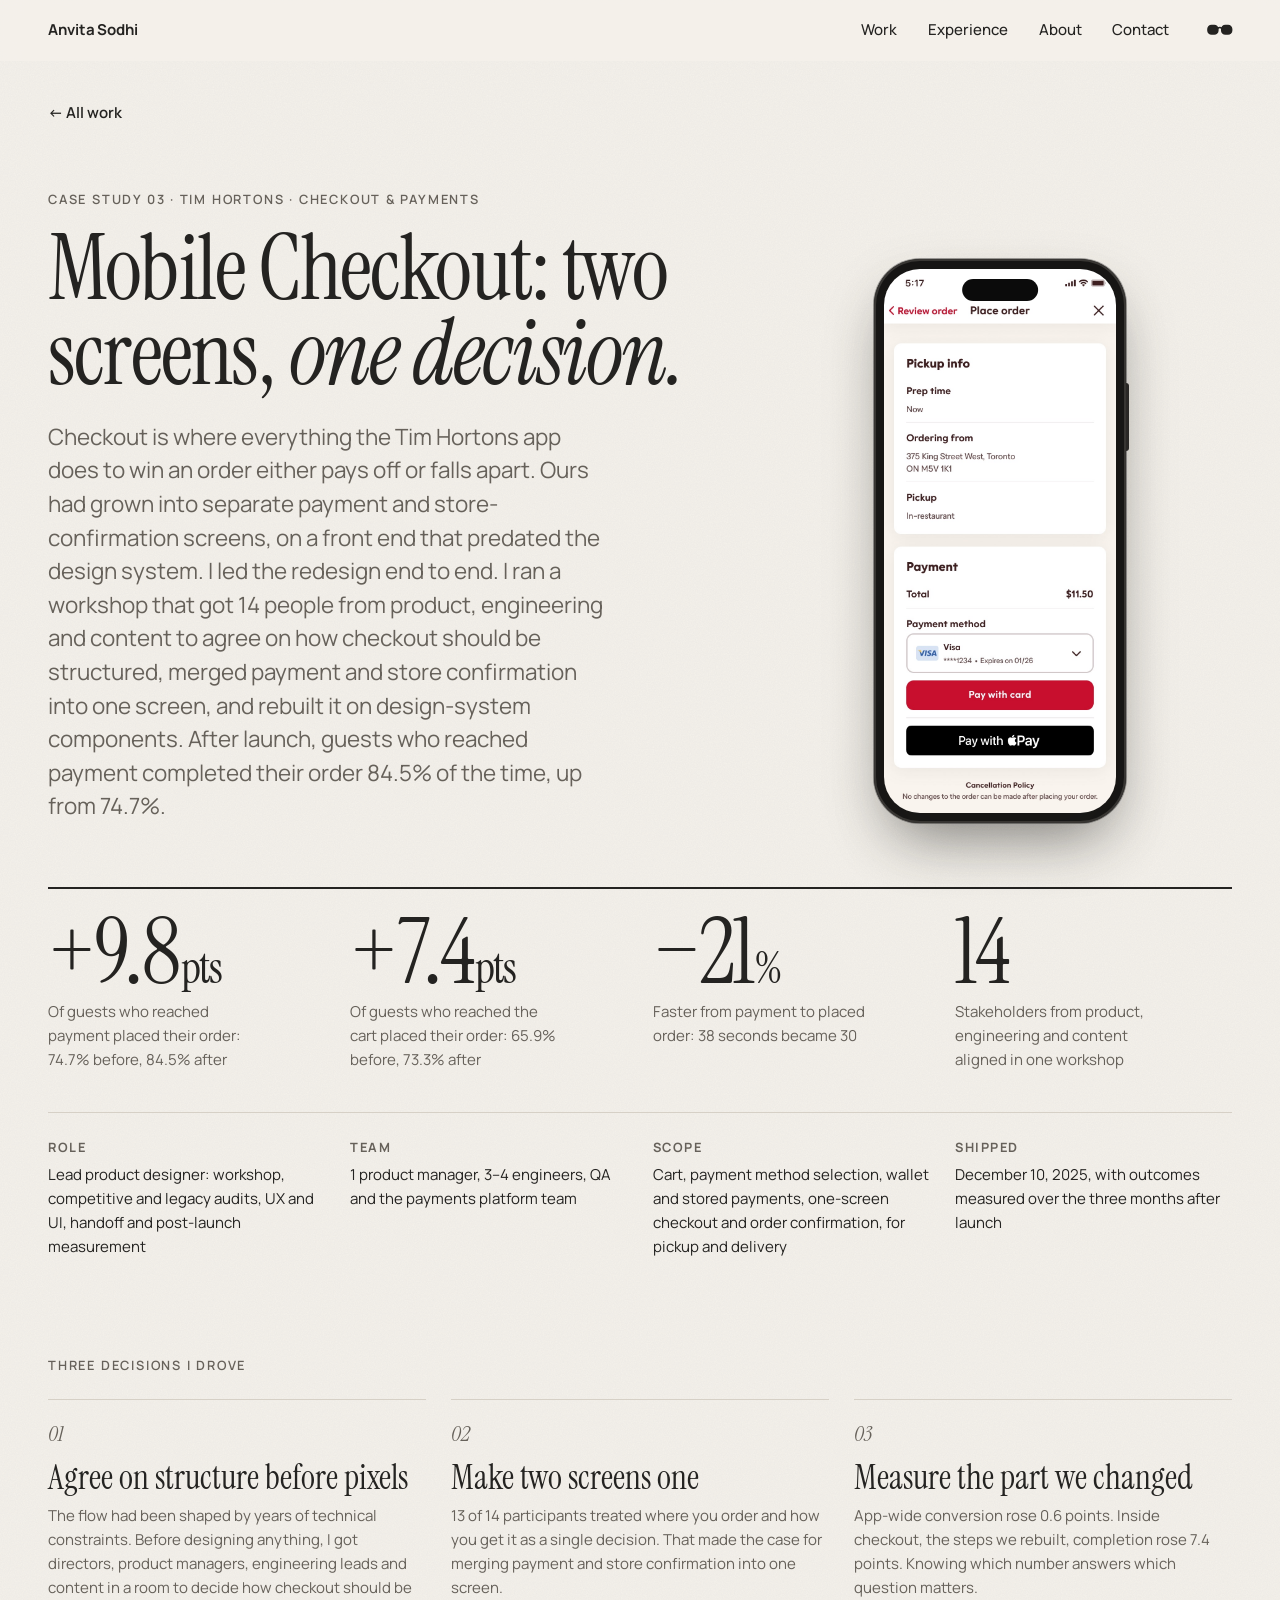
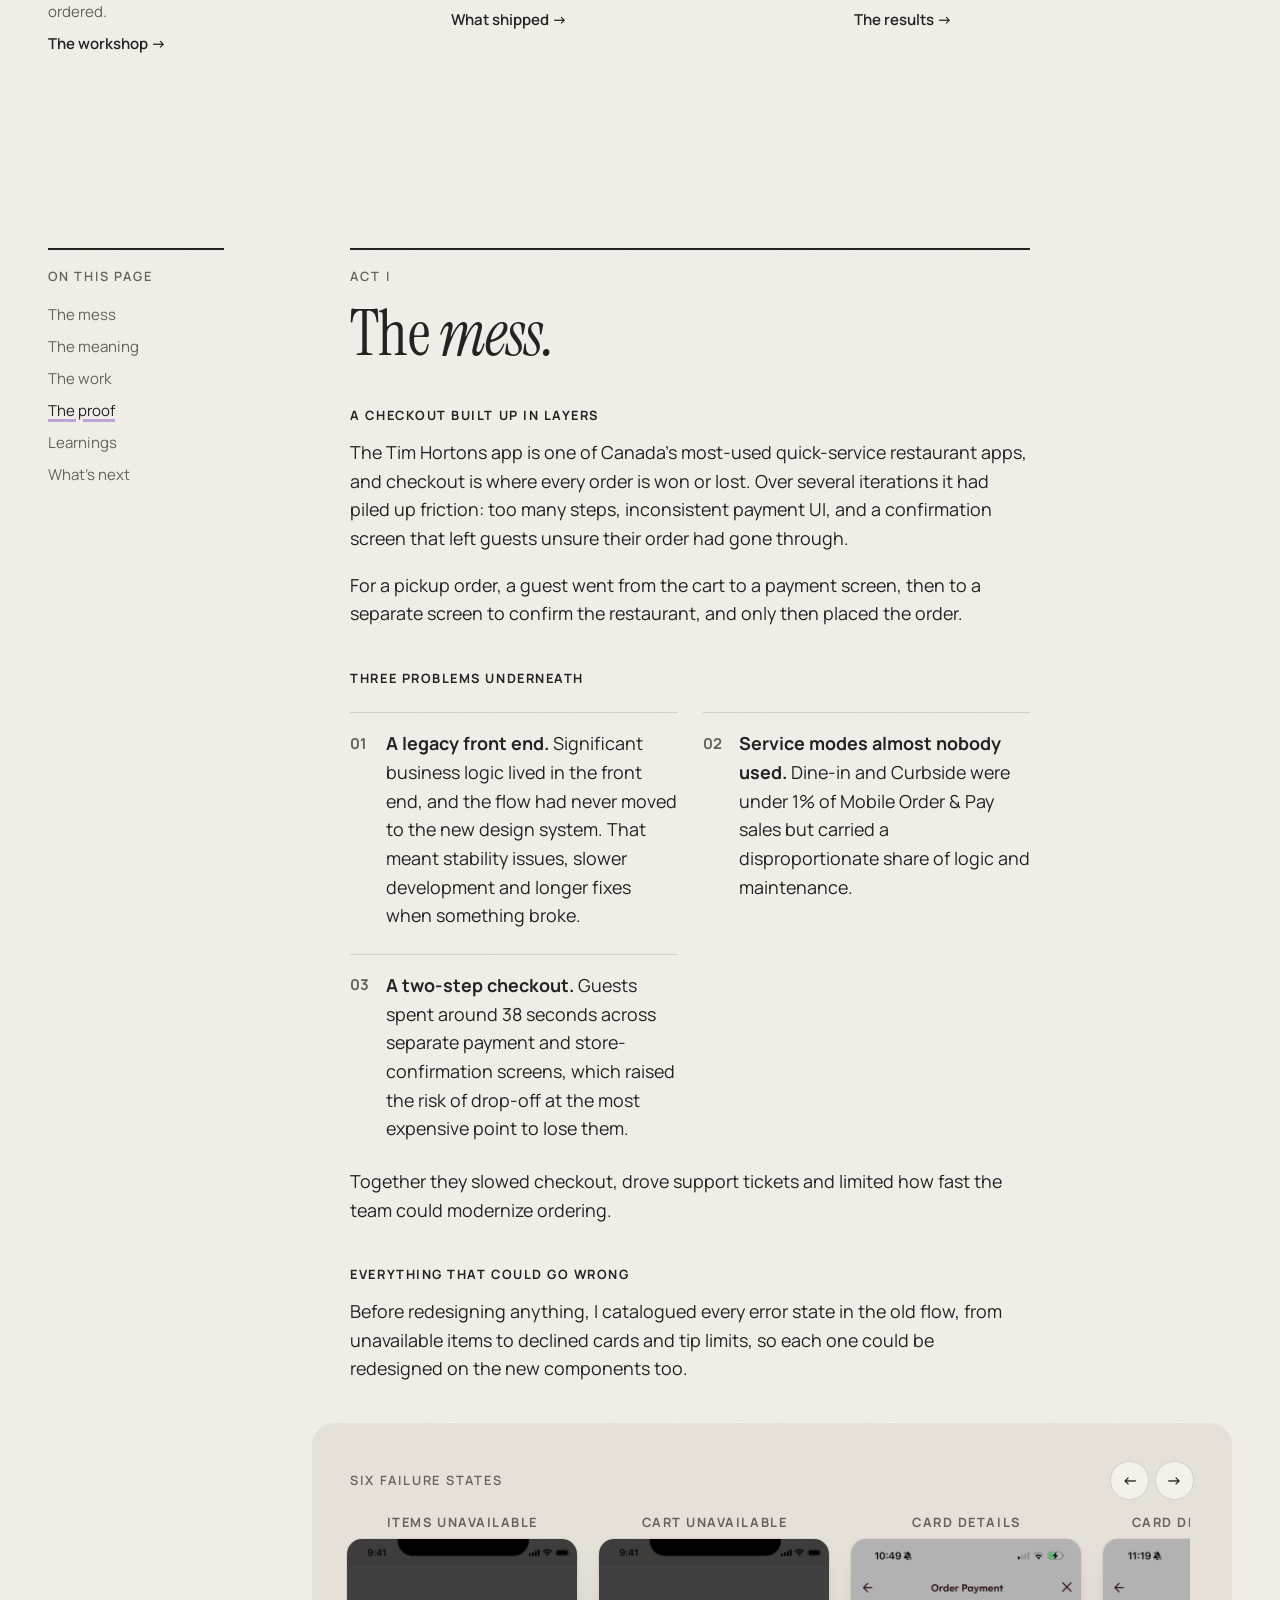
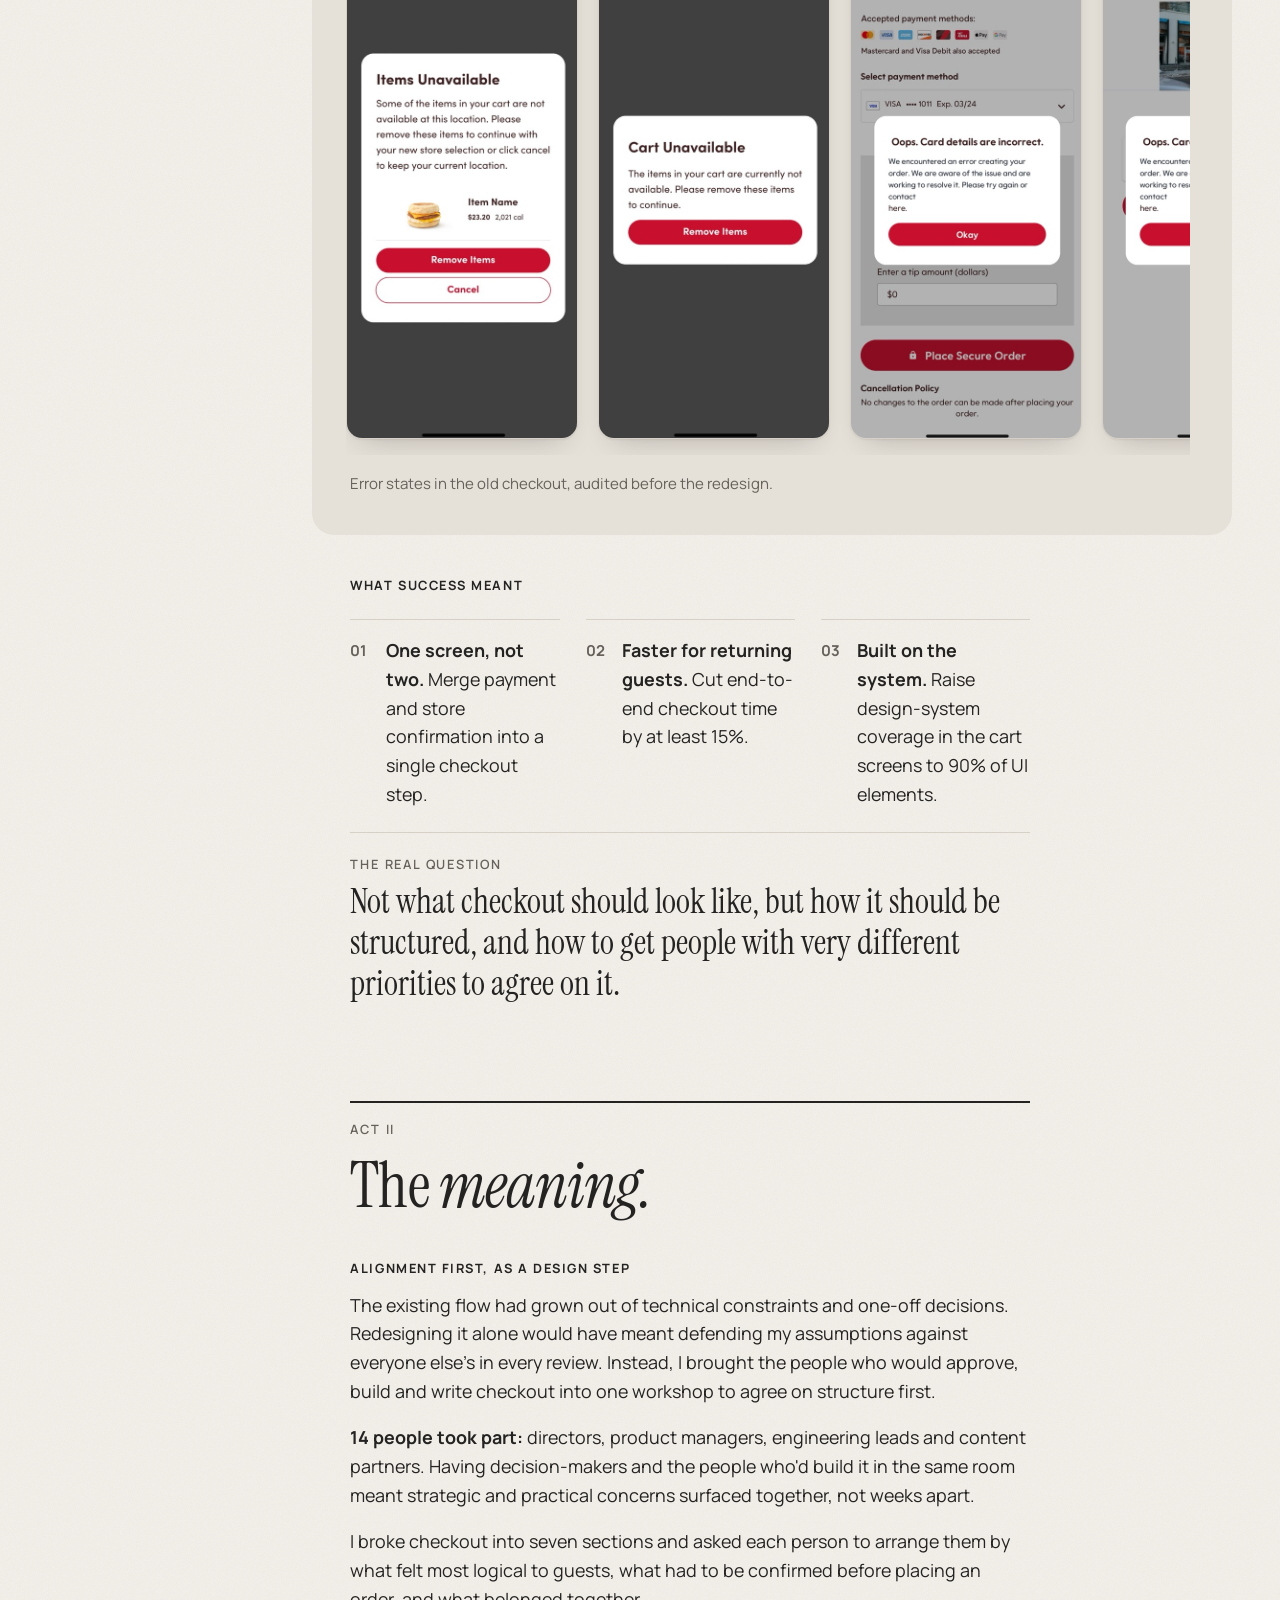
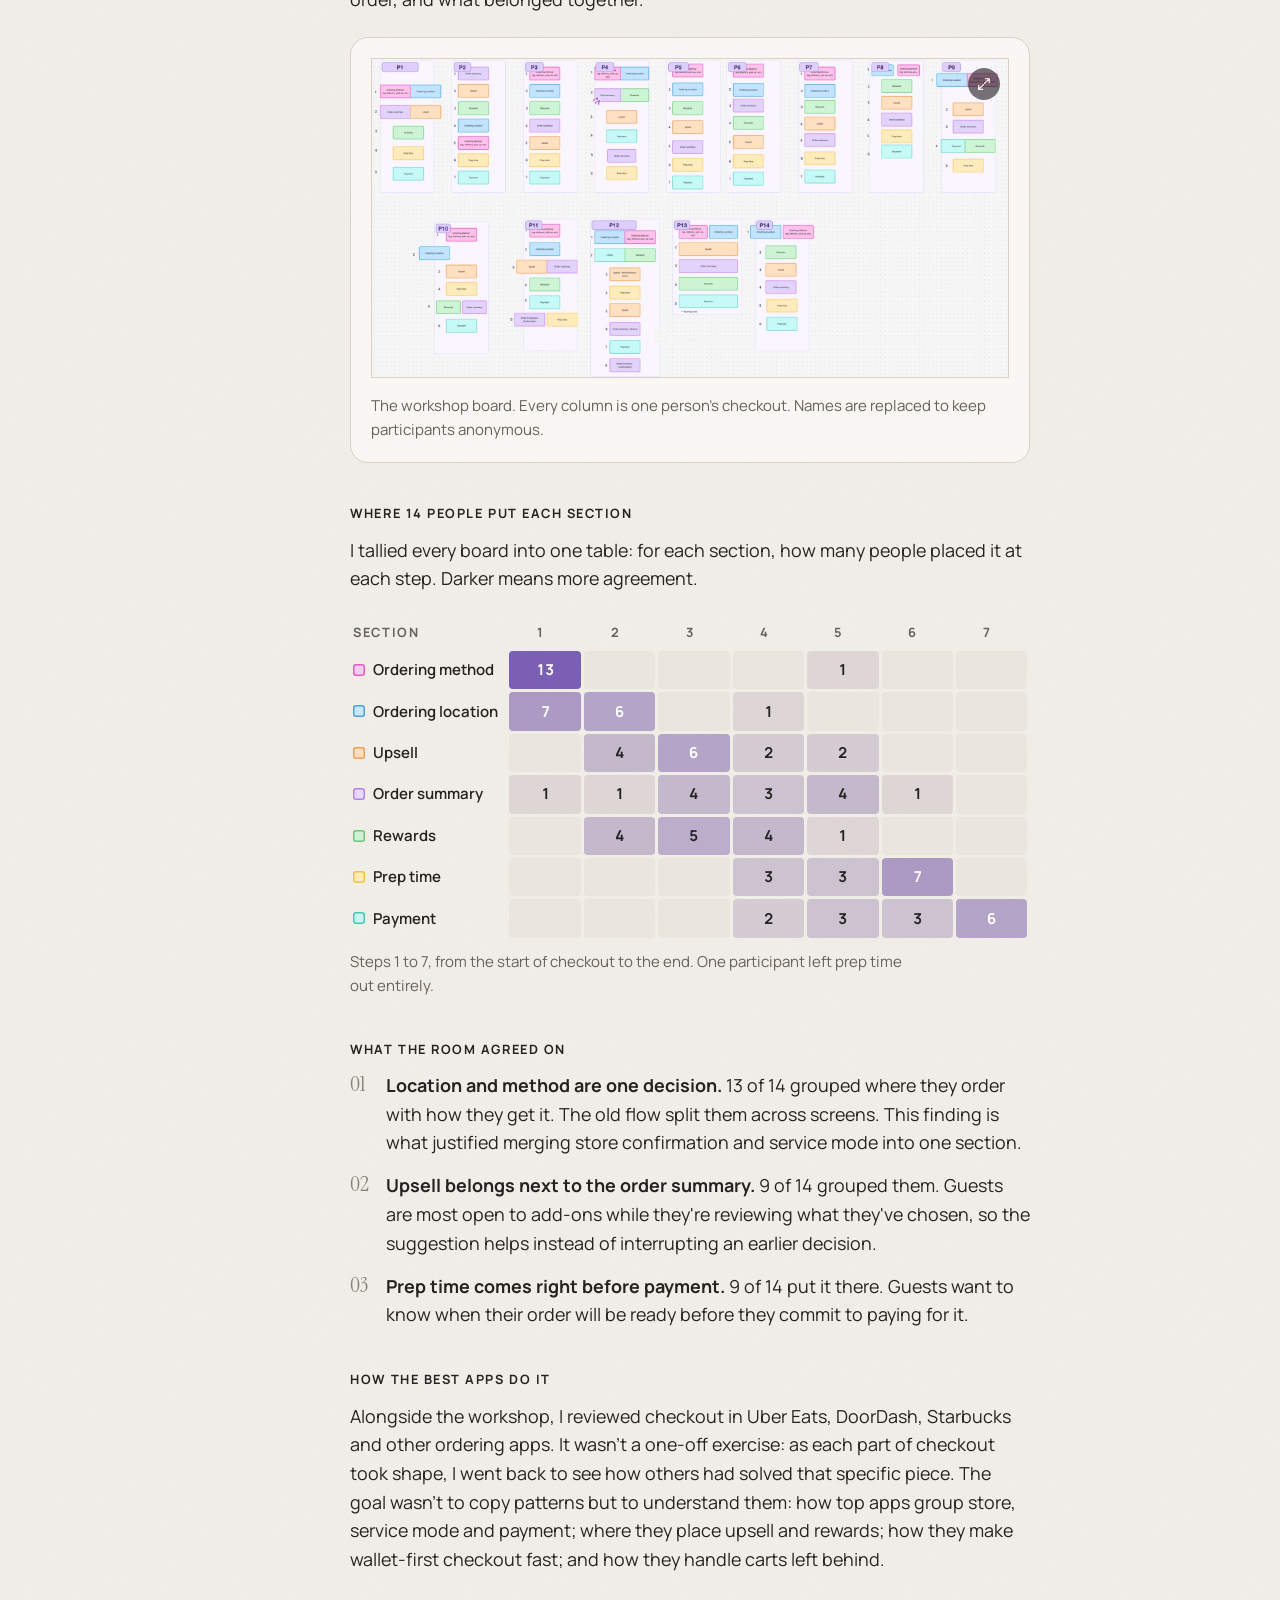
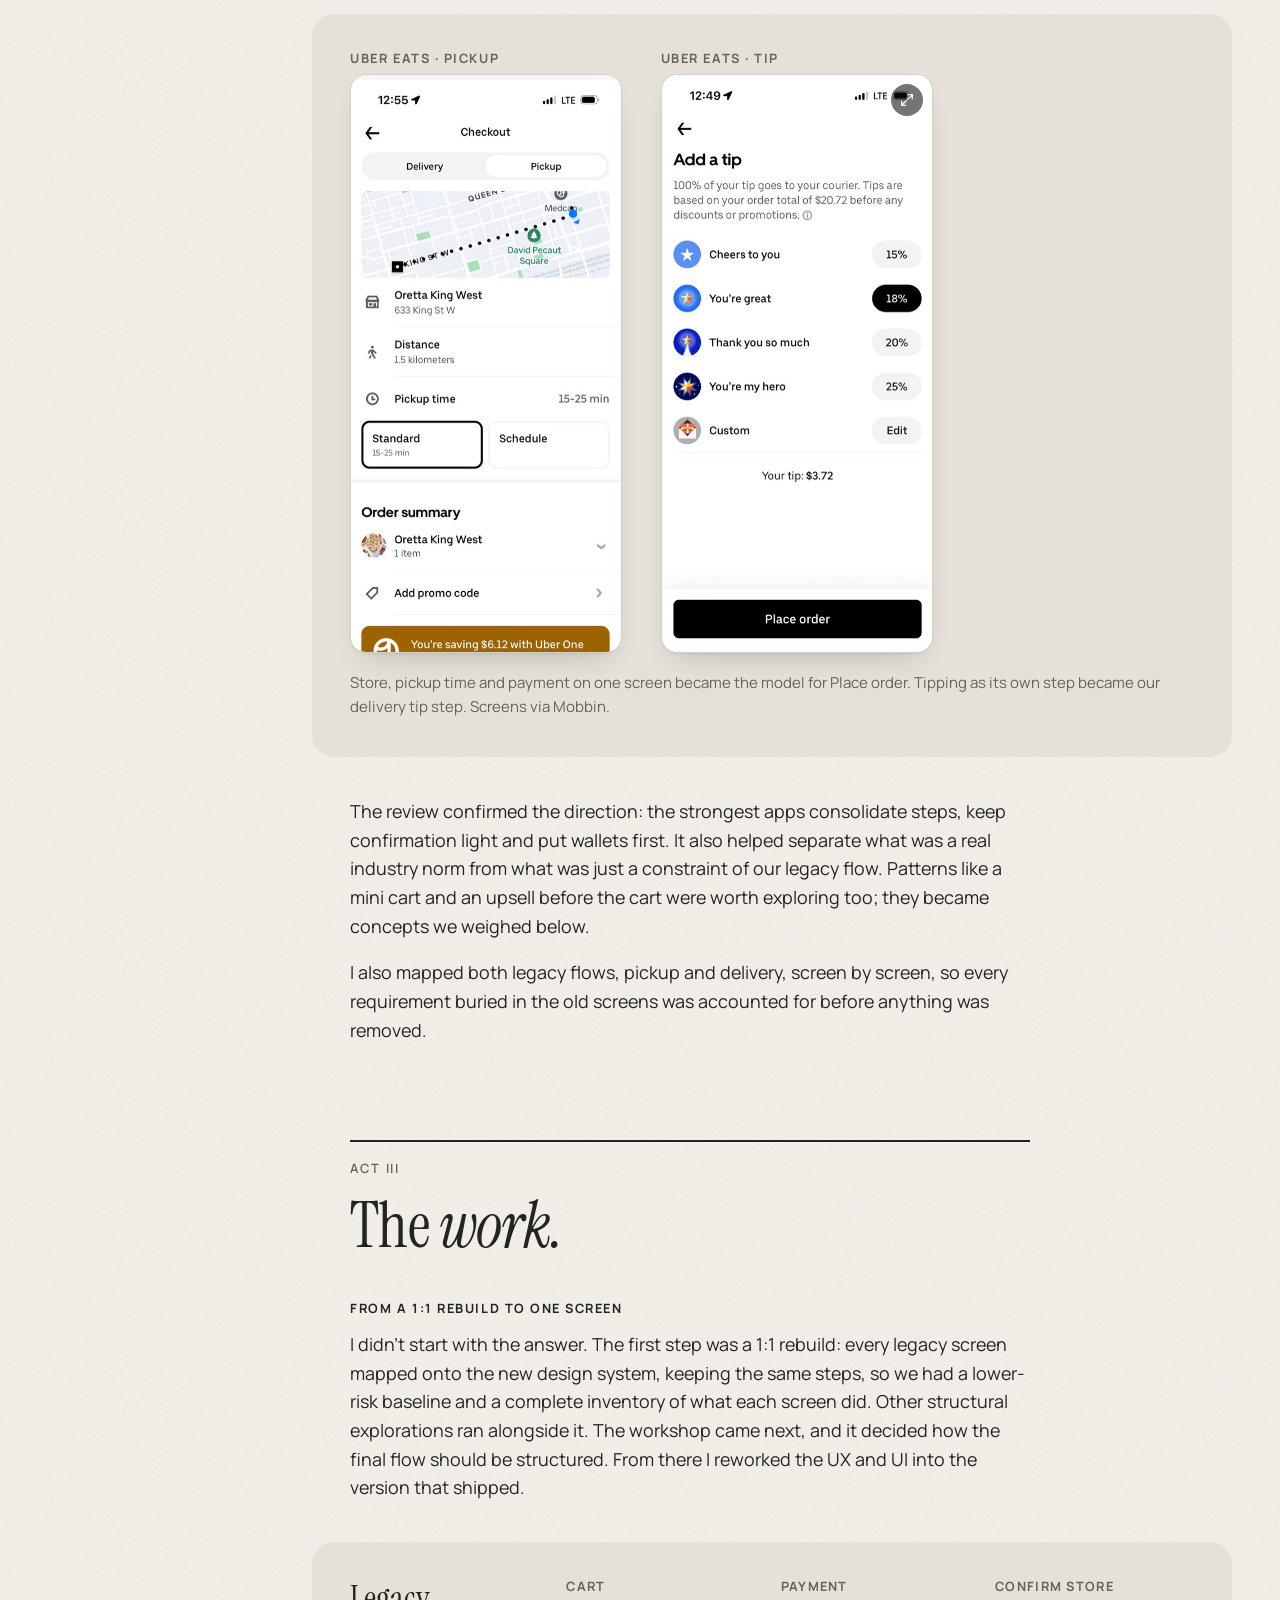
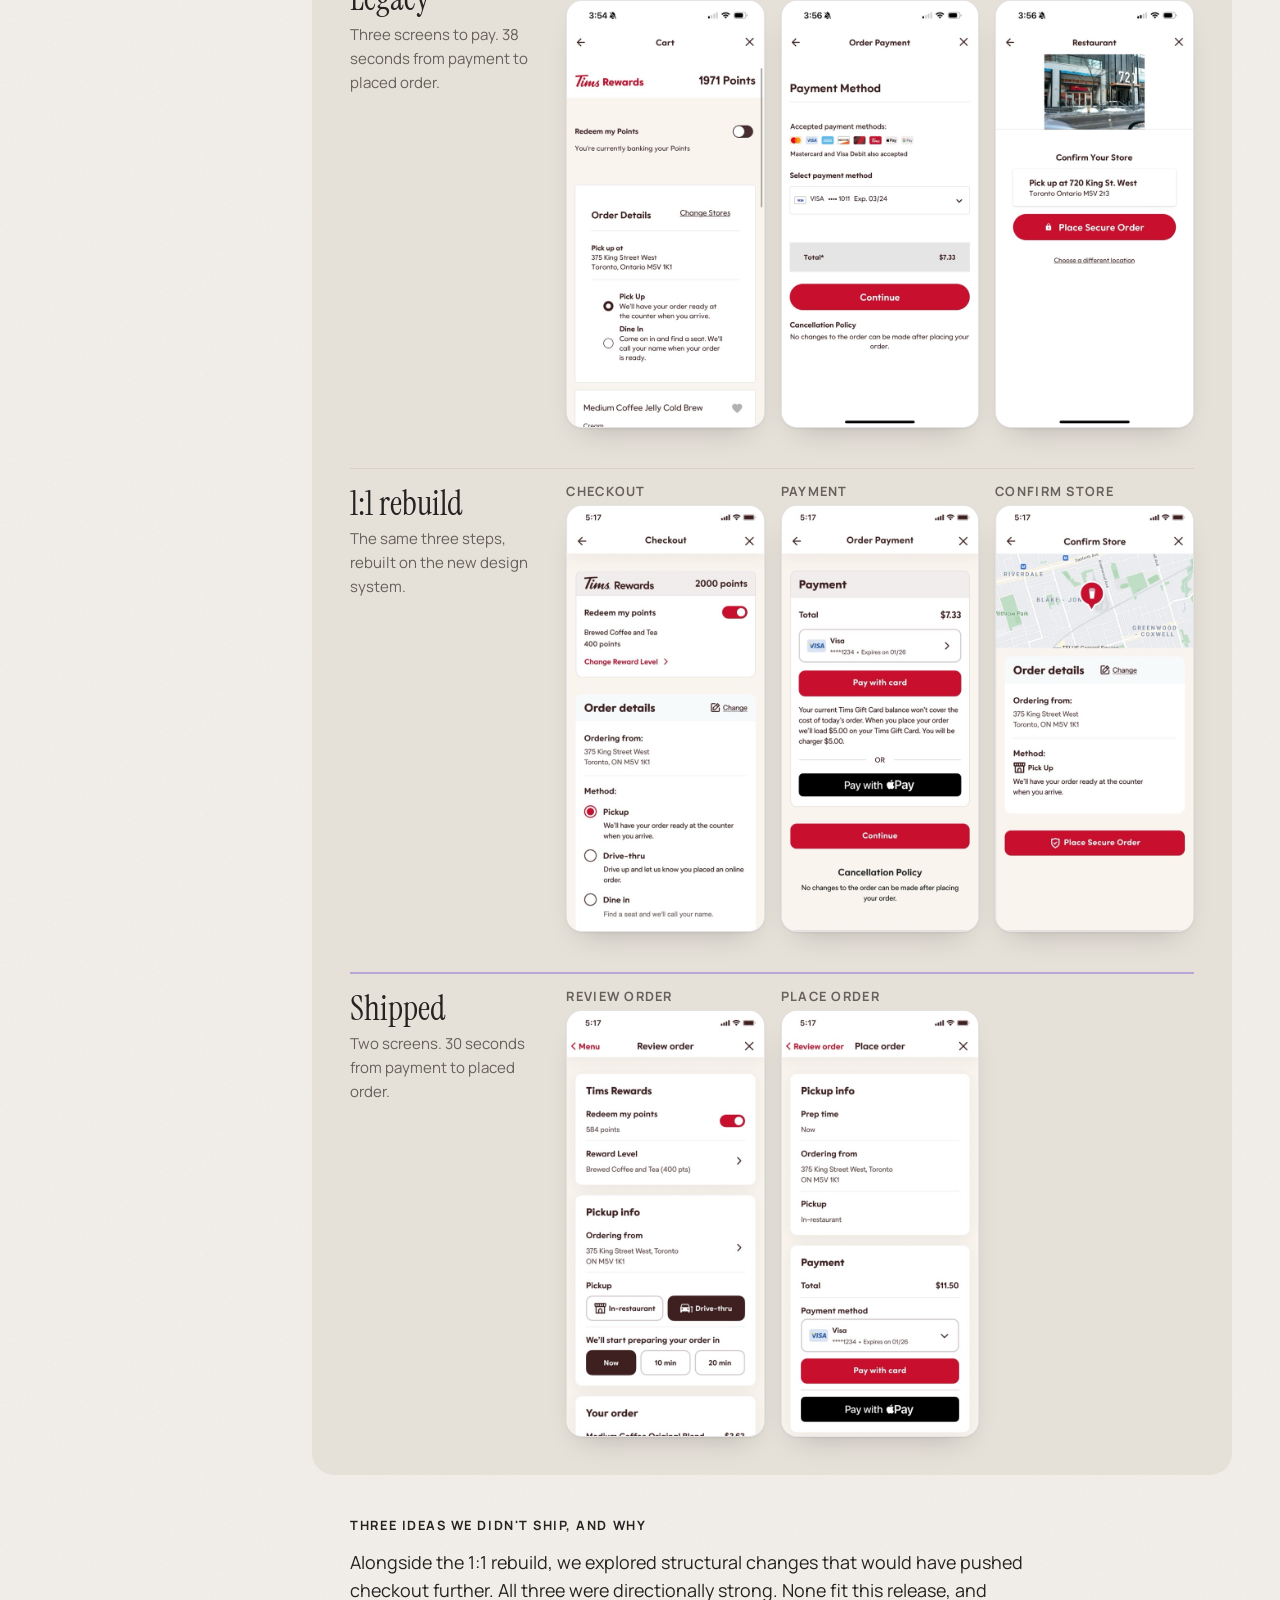
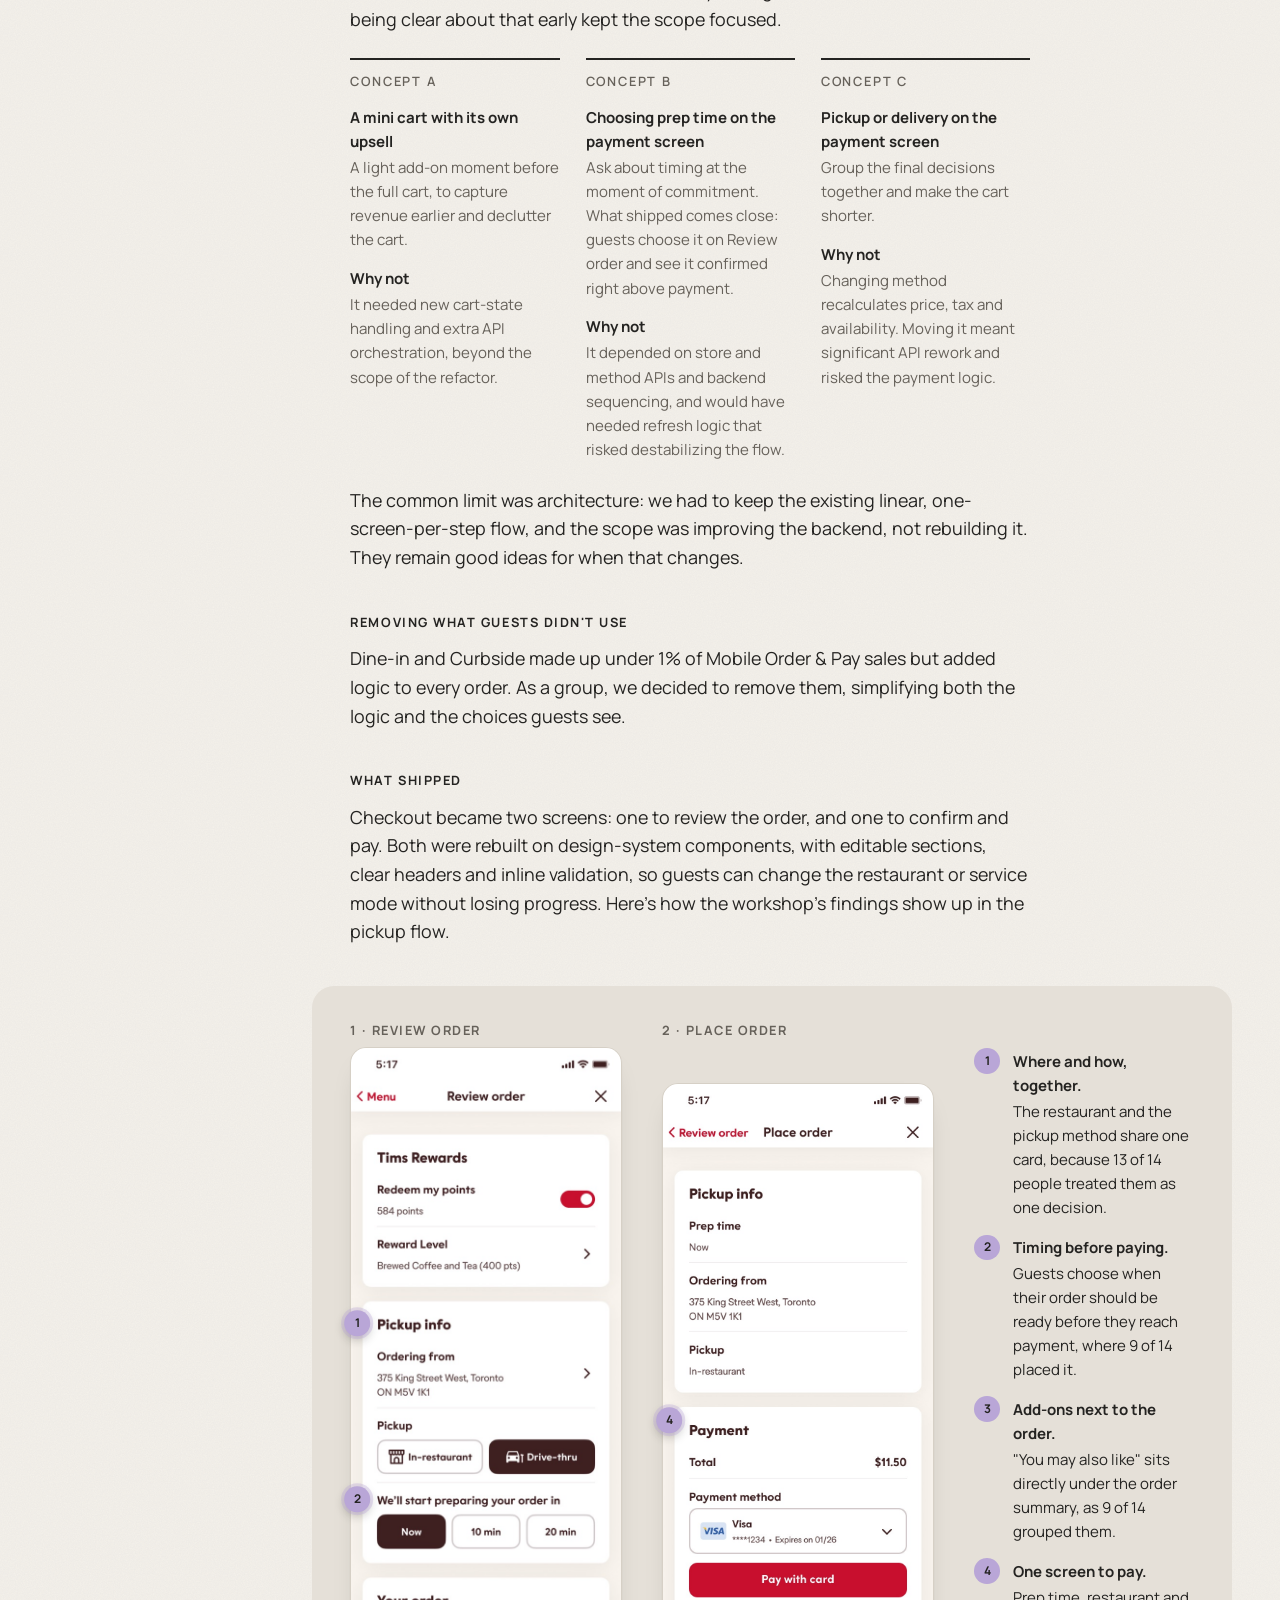
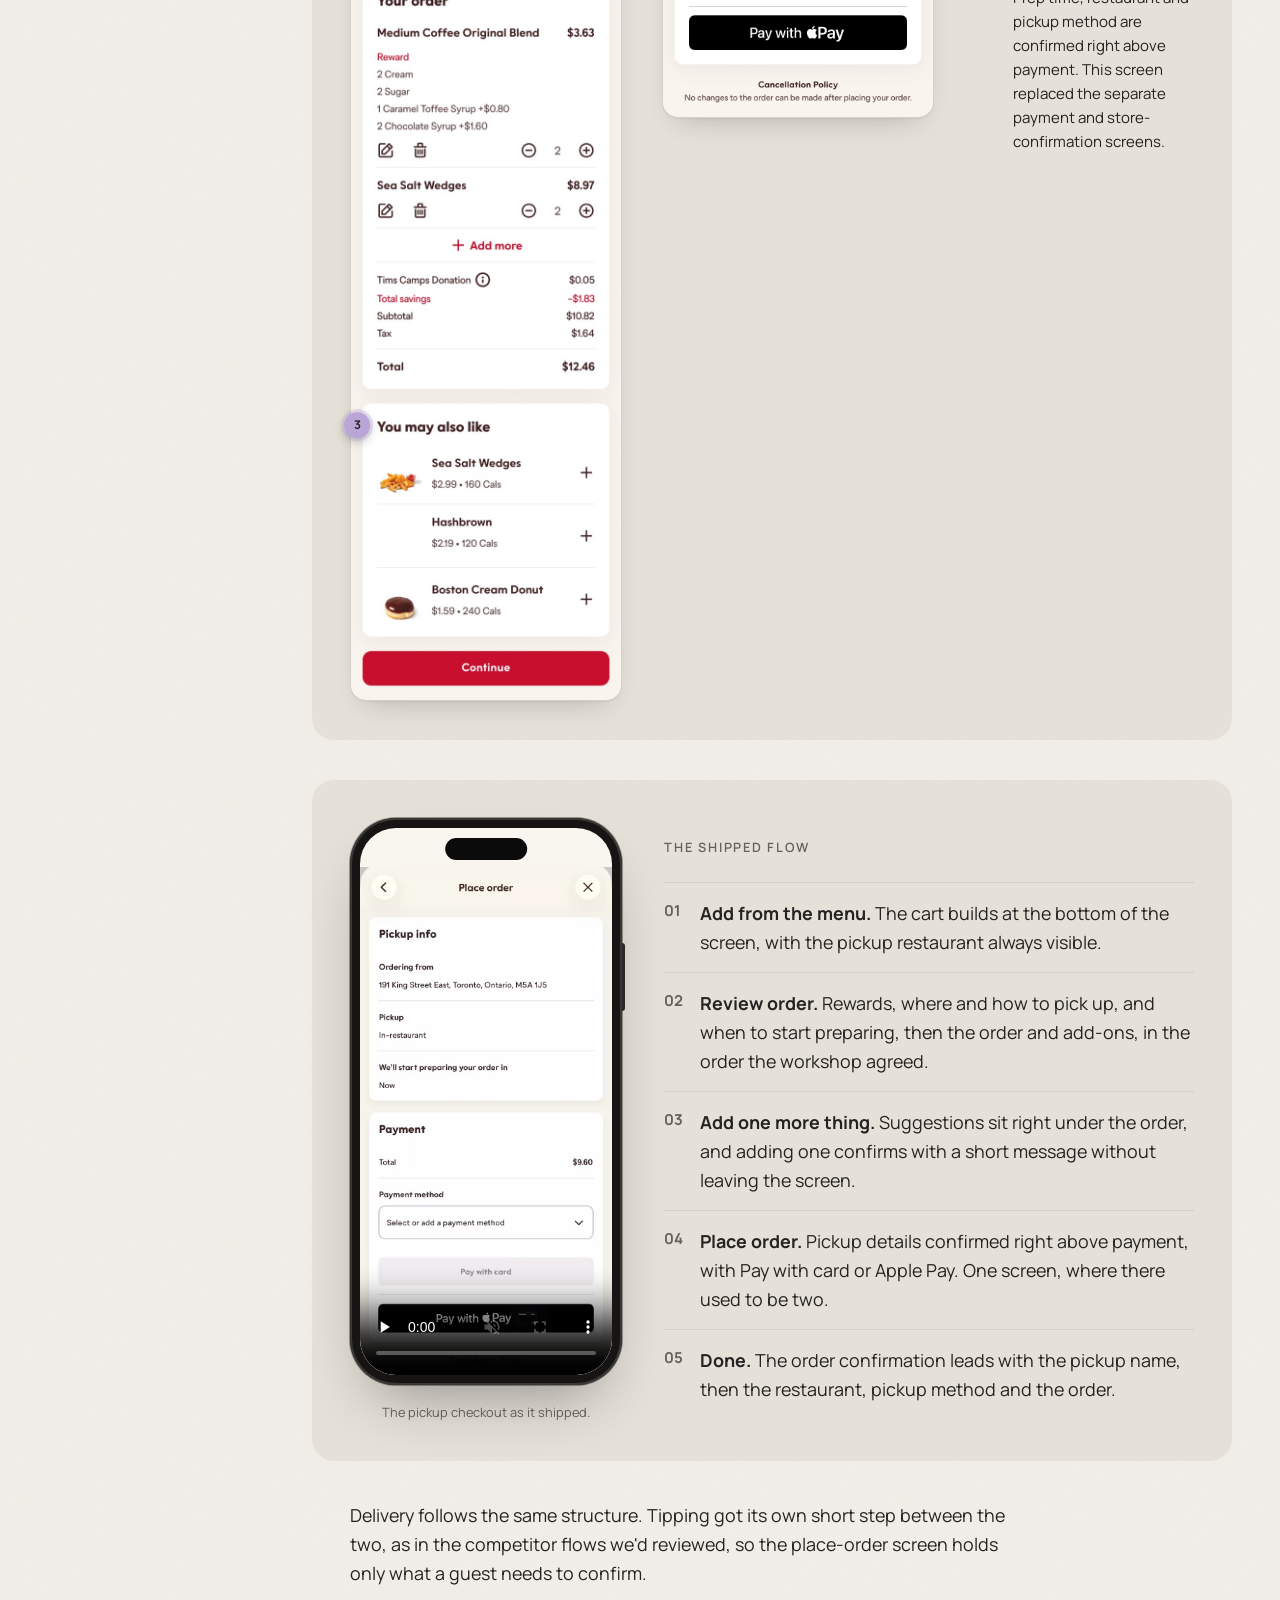
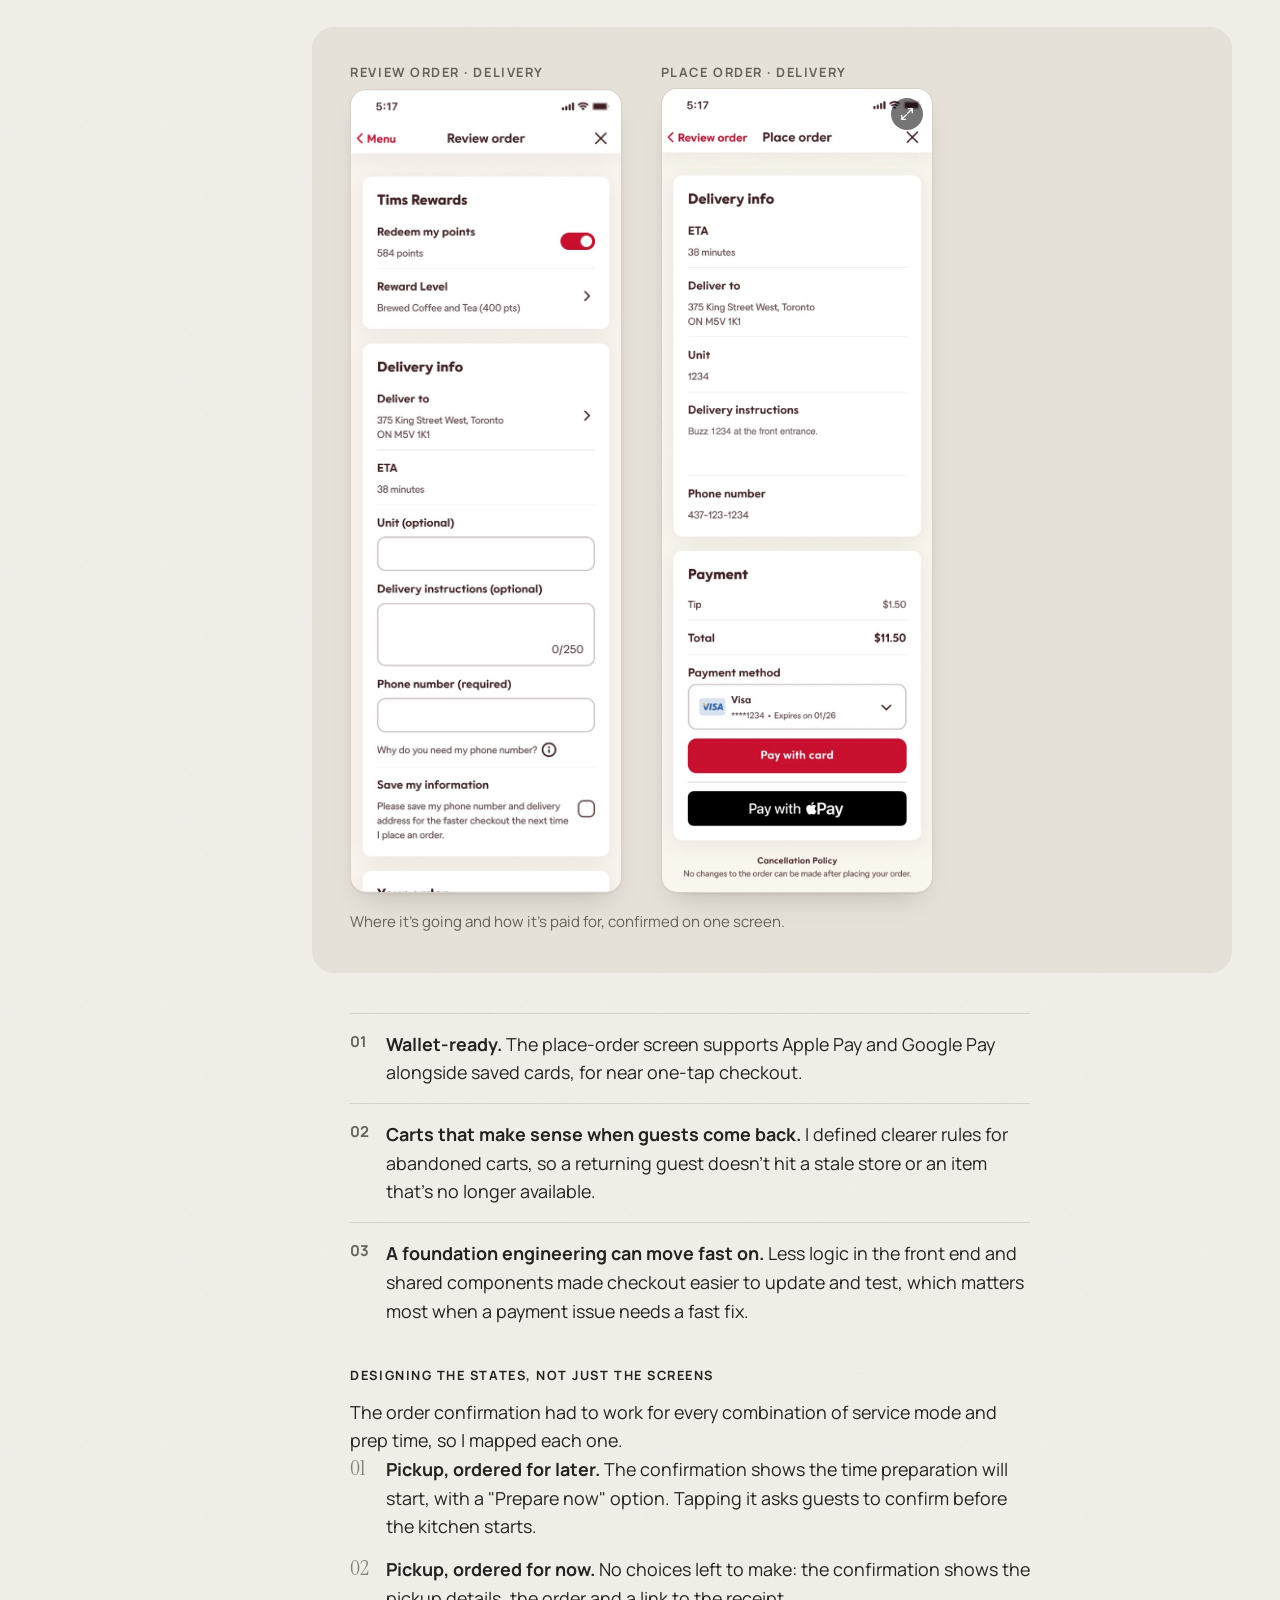
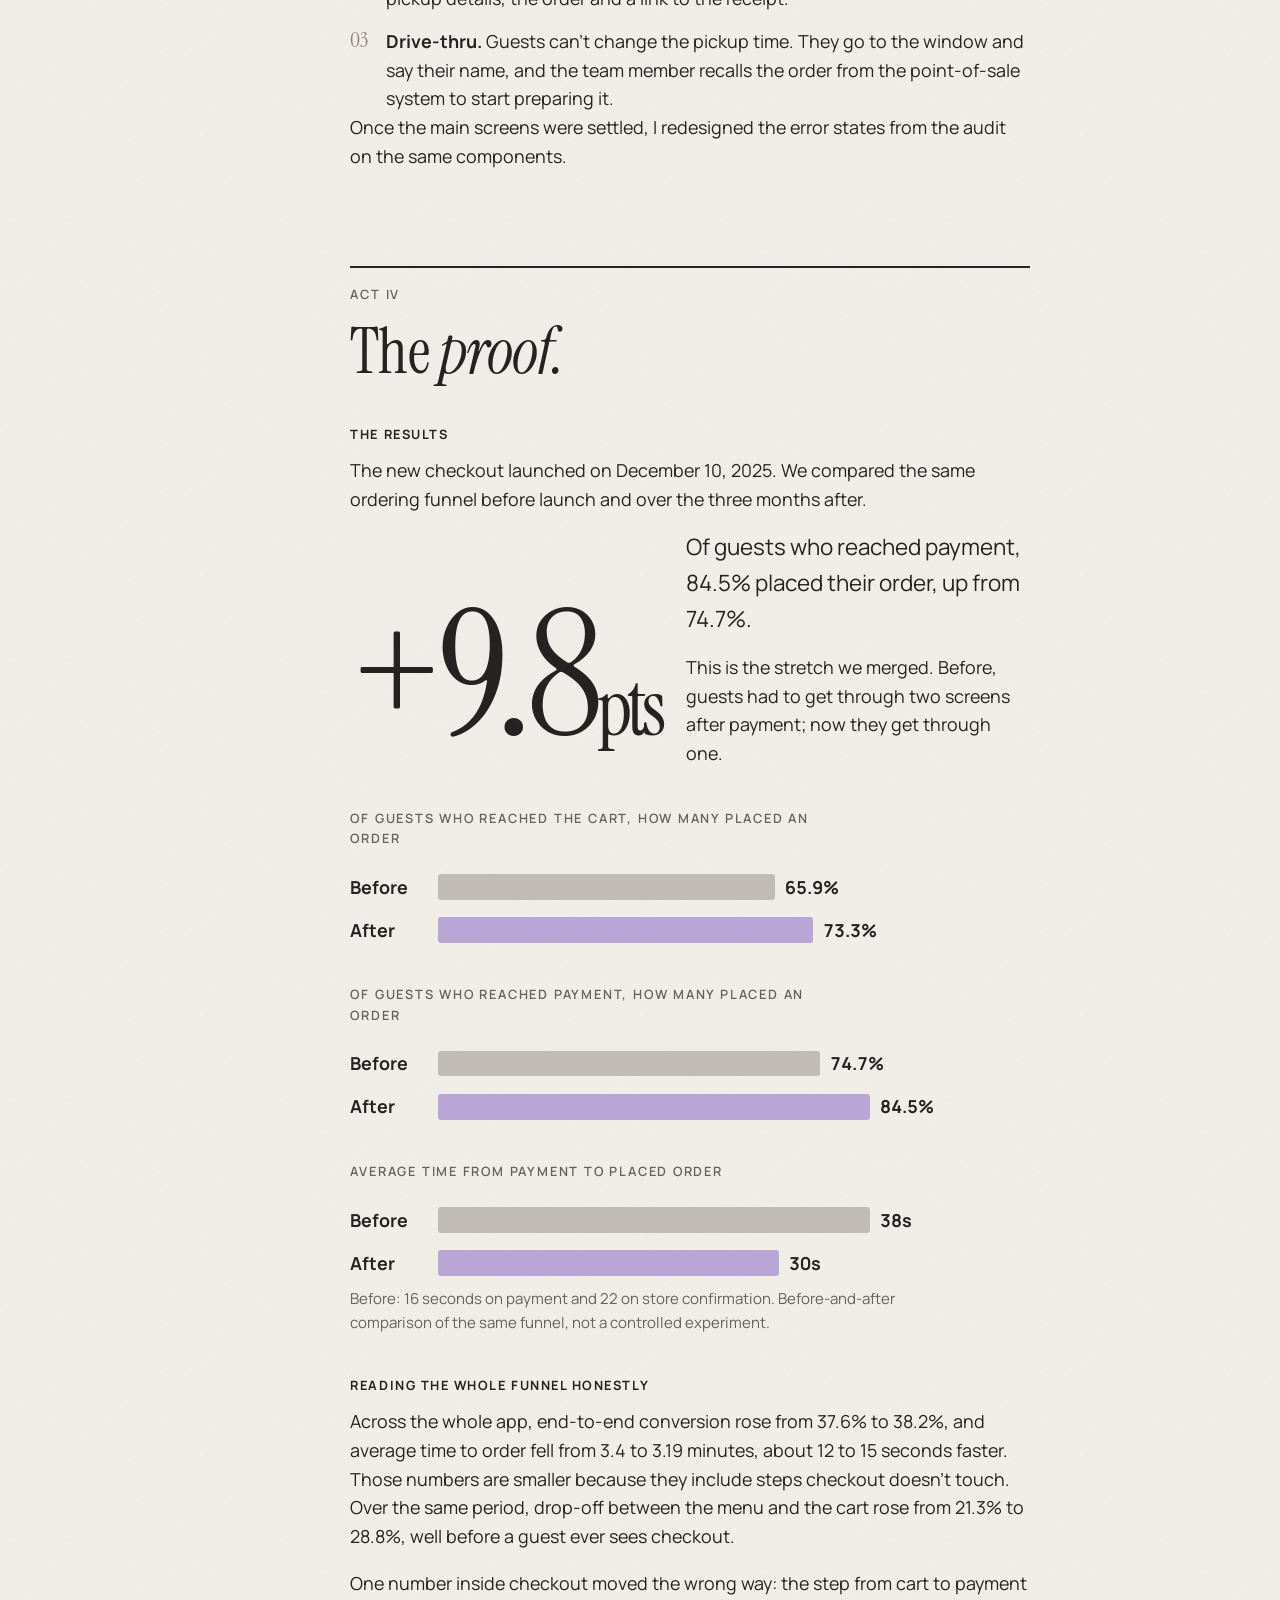
<file: work/checkout.html>
<!doctype html>
<html lang="en-CA" class="no-js">
<head>
<meta charset="utf-8">
<meta name="viewport" content="width=device-width,initial-scale=1">
<title>Mobile Checkout · Anvita Sodhi</title>
<meta name="description" content="Case study: rebuilding mobile checkout in the Tim Hortons app. A 14-person workshop set the structure, payment and store confirmation became one screen, and guests who reached payment went from 74.7% to 84.5% completing their order.">
<link rel="canonical" href="https://madebyanvita.github.io/work/checkout.html">
<meta name="theme-color" content="#F4F1EB">
<script>(function(){var t;try{t=localStorage.getItem("theme")}catch(e){}document.documentElement.setAttribute("data-theme",t||(matchMedia("(prefers-color-scheme: dark)").matches?"dark":"light"))})()</script>
<meta property="og:type" content="article">
<meta property="og:site_name" content="Anvita Sodhi">
<meta property="og:title" content="Mobile Checkout: two screens, one decision">
<meta property="og:description" content="Rebuilding checkout in the Tim Hortons app: a 14-person workshop, one screen instead of two, and measuring the part that changed.">
<meta property="og:url" content="https://madebyanvita.github.io/work/checkout.html">
<meta property="og:image" content="https://madebyanvita.github.io/assets/og.png">
<meta name="twitter:card" content="summary_large_image">
<link rel="icon" href="../favicon.svg" type="image/svg+xml">
<link rel="preconnect" href="https://fonts.googleapis.com">
<link rel="preconnect" href="https://fonts.gstatic.com" crossorigin>
<link href="https://fonts.googleapis.com/css2?family=Instrument+Serif:ital@0;1&family=Manrope:wght@400..800&display=swap" rel="stylesheet">
<link rel="stylesheet" href="../assets/css/site.css?v=e0ac408e">
<script src="../assets/js/site.js?v=6867fbca" defer></script>
</head>
<body class="case">
<a class="skip" href="#main">Skip to content</a>

<header class="site-header">
  <div class="wrap">
    <a class="wordmark" href="../">Anvita Sodhi</a>
    <div class="header-end">
    <nav class="site-nav" aria-label="Primary">
      <a href="../#work" aria-current="page">Work</a>
      <a href="../#experience">Experience</a>
      <a href="../#about">About</a>
      <a href="../#contact">Contact</a>
    </nav>
    <button class="theme-toggle" type="button" aria-pressed="false" aria-label="Dark mode" title="Lights off"><svg viewBox="0 0 26 12" aria-hidden="true"><rect class="tt-lens" x="1" y="1.5" width="10" height="8.5" rx="3.6"/><rect class="tt-lens" x="15" y="1.5" width="10" height="8.5" rx="3.6"/><rect class="tt-frame" x="1" y="1.5" width="10" height="8.5" rx="3.6"/><rect class="tt-frame" x="15" y="1.5" width="10" height="8.5" rx="3.6"/><path class="tt-frame" d="M11 4.5 C 12 3, 14 3, 15 4.5"/></svg></button>
    </div>
  </div>
</header>

<main id="main">
  <section class="cs-hero">
    <div class="wrap">
      <p class="cs-crumb"><a href="../#work">← All work</a></p>
      <div class="cs-hero-split">
        <div class="cs-hero-text">
        <p class="label cs-kicker">Case study 03 · Tim Hortons · Checkout &amp; payments</p>
        <h1 class="cs-title">Mobile Checkout: two screens, <em>one decision.</em></h1>
        <p class="cs-lede">Checkout is where everything the Tim Hortons app does to win an order either pays off or falls apart. Ours had grown into separate payment and store-confirmation screens, on a front end that predated the design system. I led the redesign end to end. I ran a workshop that got 14 people from product, engineering and content to agree on how checkout should be structured, merged payment and store confirmation into one screen, and rebuilt it on design-system components. After launch, guests who reached payment completed their order 84.5% of the time, up from 74.7%.</p>
        </div>
        <figure class="cs-hero-media cs-hero-media--phone">
          <div class="device"><img src="../assets/img/work/checkout/pk-place.jpg?v=ae56a935" alt="The redesigned Place order screen: pickup info with prep time Now, the restaurant and In-restaurant, then payment with the total, a saved Visa, Pay with card and Pay with Apple Pay" width="750" height="1756" fetchpriority="high"></div>
        </figure>
      </div>
    </div>
  </section>

  <section class="wrap cs-impact" aria-label="Impact">
    <dl class="cs-stats cs-stats--4">
      <div><dt>Of guests who reached payment placed their order: 74.7% before, 84.5% after</dt><dd>+9.8<small>pts</small></dd></div>
      <div><dt>Of guests who reached the cart placed their order: 65.9% before, 73.3% after</dt><dd>+7.4<small>pts</small></dd></div>
      <div><dt>Faster from payment to placed order: 38 seconds became 30</dt><dd>−21<small>%</small></dd></div>
      <div><dt>Stakeholders from product, engineering and content aligned in one workshop</dt><dd>14</dd></div>
    </dl>
    <dl class="cs-facts">
      <div><dt>Role</dt><dd>Lead product designer: workshop, competitive and legacy audits, UX and UI, handoff and post-launch measurement</dd></div>
      <div><dt>Team</dt><dd>1 product manager, 3–4 engineers, QA and the payments platform team</dd></div>
      <div><dt>Scope</dt><dd>Cart, payment method selection, wallet and stored payments, one-screen checkout and order confirmation, for pickup and delivery</dd></div>
      <div><dt>Shipped</dt><dd>December 10, 2025, with outcomes measured over the three months after launch</dd></div>
    </dl>
  </section>

  <section class="cs-glance" aria-labelledby="owned-title">
    <div class="wrap">
      <h2 id="owned-title" class="label">Three decisions I drove</h2>
      <ol class="owned">
        <li>
          <p class="owned-n">01</p>
          <h3>Agree on structure before pixels</h3>
          <p>The flow had been shaped by years of technical constraints. Before designing anything, I got directors, product managers, engineering leads and content in a room to decide how checkout should be ordered.</p>
          <a class="owned-link" href="#workshop">The workshop →</a>
        </li>
        <li>
          <p class="owned-n">02</p>
          <h3>Make two screens one</h3>
          <p>13 of 14 participants treated where you order and how you get it as a single decision. That made the case for merging payment and store confirmation into one screen.</p>
          <a class="owned-link" href="#shipped">What shipped →</a>
        </li>
        <li>
          <p class="owned-n">03</p>
          <h3>Measure the part we changed</h3>
          <p>App-wide conversion rose 0.6 points. Inside checkout, the steps we rebuilt, completion rose 7.4 points. Knowing which number answers which question matters.</p>
          <a class="owned-link" href="#results">The results →</a>
        </li>
      </ol>
    </div>
  </section>

  <div class="wrap cs-layout">
    <nav class="cs-toc" aria-label="On this page">
      <p class="label">On this page</p>
      <ol>
        <li><a href="#mess">The mess</a></li>
        <li><a href="#meaning">The meaning</a></li>
        <li><a href="#work-act">The work</a></li>
        <li><a href="#proof">The proof</a></li>
        <li><a href="#learnings">Learnings</a></li>
        <li><a href="#next">What's next</a></li>
      </ol>
    </nav>

    <article class="cs-body">
      <!-- ACT I -->
      <section class="act" id="mess" aria-labelledby="mess-title">
        <header class="act-head"><p class="label">Act I</p><h2 id="mess-title">The <em>mess.</em></h2></header>

        <h3>A checkout built up in layers</h3>
        <p>The Tim Hortons app is one of Canada's most-used quick-service restaurant apps, and checkout is where every order is won or lost. Over several iterations it had piled up friction: too many steps, inconsistent payment UI, and a confirmation screen that left guests unsure their order had gone through.</p>
        <p>For a pickup order, a guest went from the cart to a payment screen, then to a separate screen to confirm the restaurant, and only then placed the order.</p>
        <h3>Three problems underneath</h3>
        <ol class="priorities priorities--grid">
          <li><b>A legacy front end.</b> Significant business logic lived in the front end, and the flow had never moved to the new design system. That meant stability issues, slower development and longer fixes when something broke.</li>
          <li><b>Service modes almost nobody used.</b> Dine-in and Curbside were under 1% of Mobile Order &amp; Pay sales but carried a disproportionate share of logic and maintenance.</li>
          <li><b>A two-step checkout.</b> Guests spent around 38 seconds across separate payment and store-confirmation screens, which raised the risk of drop-off at the most expensive point to lose them.</li>
        </ol>
        <p>Together they slowed checkout, drove support tickets and limited how fast the team could modernize ordering.</p>

        <h3>Everything that could go wrong</h3>
        <p>Before redesigning anything, I catalogued every error state in the old flow, from unavailable items to declined cards and tip limits, so each one could be redesigned on the new components too.</p>
        <figure class="cs-figure band band--rail">
          <div class="rail-head"><span class="label">Six failure states</span><span class="rail-nav"><button type="button" class="rail-btn" data-dir="-1" aria-label="Previous screens">←</button><button type="button" class="rail-btn" data-dir="1" aria-label="Next screens">→</button></span></div>
          <div class="screens rail" tabindex="0" aria-label="Old error states, scrollable">
            <div class="screen-item"><span class="screen-label">Items unavailable</span><img class="screen" src="../assets/img/work/checkout/err-1.jpg?v=da7b255d" alt="Old Items Unavailable dialog: some items aren't available at this location, with Remove items or Cancel" width="480" height="1041" loading="lazy"></div>
            <div class="screen-item"><span class="screen-label">Cart unavailable</span><img class="screen" src="../assets/img/work/checkout/err-2.jpg?v=58322f2a" alt="Old Cart Unavailable dialog asking the guest to remove the items" width="480" height="1041" loading="lazy"></div>
            <div class="screen-item"><span class="screen-label">Card details</span><img class="screen" src="../assets/img/work/checkout/err-3.jpg?v=fc3bca61" alt="Old payment error: Oops, card details are incorrect, over the payment screen" width="480" height="1041" loading="lazy"></div>
            <div class="screen-item"><span class="screen-label">Card details, pickup</span><img class="screen" src="../assets/img/work/checkout/err-4.jpg?v=97365edb" alt="The same card error over the old store-confirmation screen" width="480" height="1041" loading="lazy"></div>
            <div class="screen-item"><span class="screen-label">Tip: numbers only</span><img class="screen" src="../assets/img/work/checkout/err-5.jpg?v=cea25fbe" alt="Old delivery tip field showing an error that the amount must be numeric" width="480" height="1041" loading="lazy"></div>
            <div class="screen-item"><span class="screen-label">Tip limit</span><img class="screen" src="../assets/img/work/checkout/err-6.jpg?v=6100502c" alt="Old delivery tip field showing an error that the tip exceeds the limit" width="480" height="1041" loading="lazy"></div>
          </div>
          <figcaption>Error states in the old checkout, audited before the redesign.</figcaption>
        </figure>

        <h3>What success meant</h3>
        <ol class="priorities priorities--grid priorities--3">
          <li><b>One screen, not two.</b> Merge payment and store confirmation into a single checkout step.</li>
          <li><b>Faster for returning guests.</b> Cut end-to-end checkout time by at least 15%.</li>
          <li><b>Built on the system.</b> Raise design-system coverage in the cart screens to 90% of UI elements.</li>
        </ol>
        <p class="goal"><span class="label">The real question</span>Not what checkout should look like, but how it should be structured, and how to get people with very different priorities to agree on it.</p>
      </section>

      <!-- ACT II -->
      <section class="act" id="meaning" aria-labelledby="meaning-title">
        <header class="act-head"><p class="label">Act II</p><h2 id="meaning-title">The <em>meaning.</em></h2></header>

        <h3 id="workshop">Alignment first, as a design step</h3>
        <p>The existing flow had grown out of technical constraints and one-off decisions. Redesigning it alone would have meant defending my assumptions against everyone else's in every review. Instead, I brought the people who would approve, build and write checkout into one workshop to agree on structure first.</p>
        <p><b>14 people took part:</b> directors, product managers, engineering leads and content partners. Having decision-makers and the people who'd build it in the same room meant strategic and practical concerns surfaced together, not weeks apart.</p>
        <p>I broke checkout into seven sections and asked each person to arrange them by what felt most logical to guests, what had to be confirmed before placing an order, and what belonged together.</p>
        <figure class="cs-figure stage stage--tight">
          <img src="../assets/img/work/checkout/board.jpg?v=b15750b5" alt="The workshop board: fourteen columns of coloured sticky notes, each participant's own order of the seven checkout sections, with names replaced by P1 to P14" width="1920" height="960" loading="lazy">
          <figcaption>The workshop board. Every column is one person's checkout. Names are replaced to keep participants anonymous.</figcaption>
        </figure>

        <h3>Where 14 people put each section</h3>
        <p>I tallied every board into one table: for each section, how many people placed it at each step. Darker means more agreement.</p>
        <div class="heat-wrap">
          <table class="heat">
            <caption class="visually-hidden">Number of participants, out of 14, who placed each section at each step of checkout</caption>
            <thead><tr><th scope="col">Section</th><th scope="col">1</th><th scope="col">2</th><th scope="col">3</th><th scope="col">4</th><th scope="col">5</th><th scope="col">6</th><th scope="col">7</th></tr></thead>
            <tbody>
              <tr><th scope="row"><span class="sw sw--m"></span>Ordering method</th><td class="hi" style="--n:13">13</td><td class="is-empty"><span class="visually-hidden">0</span></td><td class="is-empty"><span class="visually-hidden">0</span></td><td class="is-empty"><span class="visually-hidden">0</span></td><td style="--n:1">1</td><td class="is-empty"><span class="visually-hidden">0</span></td><td class="is-empty"><span class="visually-hidden">0</span></td></tr>
              <tr><th scope="row"><span class="sw sw--l"></span>Ordering location</th><td class="hi" style="--n:7">7</td><td class="hi" style="--n:6">6</td><td class="is-empty"><span class="visually-hidden">0</span></td><td style="--n:1">1</td><td class="is-empty"><span class="visually-hidden">0</span></td><td class="is-empty"><span class="visually-hidden">0</span></td><td class="is-empty"><span class="visually-hidden">0</span></td></tr>
              <tr><th scope="row"><span class="sw sw--u"></span>Upsell</th><td class="is-empty"><span class="visually-hidden">0</span></td><td style="--n:4">4</td><td class="hi" style="--n:6">6</td><td style="--n:2">2</td><td style="--n:2">2</td><td class="is-empty"><span class="visually-hidden">0</span></td><td class="is-empty"><span class="visually-hidden">0</span></td></tr>
              <tr><th scope="row"><span class="sw sw--o"></span>Order summary</th><td style="--n:1">1</td><td style="--n:1">1</td><td style="--n:4">4</td><td style="--n:3">3</td><td style="--n:4">4</td><td style="--n:1">1</td><td class="is-empty"><span class="visually-hidden">0</span></td></tr>
              <tr><th scope="row"><span class="sw sw--r"></span>Rewards</th><td class="is-empty"><span class="visually-hidden">0</span></td><td style="--n:4">4</td><td style="--n:5">5</td><td style="--n:4">4</td><td style="--n:1">1</td><td class="is-empty"><span class="visually-hidden">0</span></td><td class="is-empty"><span class="visually-hidden">0</span></td></tr>
              <tr><th scope="row"><span class="sw sw--p"></span>Prep time</th><td class="is-empty"><span class="visually-hidden">0</span></td><td class="is-empty"><span class="visually-hidden">0</span></td><td class="is-empty"><span class="visually-hidden">0</span></td><td style="--n:3">3</td><td style="--n:3">3</td><td class="hi" style="--n:7">7</td><td class="is-empty"><span class="visually-hidden">0</span></td></tr>
              <tr><th scope="row"><span class="sw sw--y"></span>Payment</th><td class="is-empty"><span class="visually-hidden">0</span></td><td class="is-empty"><span class="visually-hidden">0</span></td><td class="is-empty"><span class="visually-hidden">0</span></td><td style="--n:2">2</td><td style="--n:3">3</td><td style="--n:3">3</td><td class="hi" style="--n:6">6</td></tr>
            </tbody>
          </table>
        </div>
        <p class="caption">Steps 1 to 7, from the start of checkout to the end. One participant left prep time out entirely.</p>

        <h3>What the room agreed on</h3>
        <ol class="findings">
          <li><b>Location and method are one decision.</b> 13 of 14 grouped where they order with how they get it. The old flow split them across screens. This finding is what justified merging store confirmation and service mode into one section.</li>
          <li><b>Upsell belongs next to the order summary.</b> 9 of 14 grouped them. Guests are most open to add-ons while they're reviewing what they've chosen, so the suggestion helps instead of interrupting an earlier decision.</li>
          <li><b>Prep time comes right before payment.</b> 9 of 14 put it there. Guests want to know when their order will be ready before they commit to paying for it.</li>
        </ol>
        <h3>How the best apps do it</h3>
        <p>Alongside the workshop, I reviewed checkout in Uber Eats, DoorDash, Starbucks and other ordering apps. It wasn't a one-off exercise: as each part of checkout took shape, I went back to see how others had solved that specific piece. The goal wasn't to copy patterns but to understand them: how top apps group store, service mode and payment; where they place upsell and rewards; how they make wallet-first checkout fast; and how they handle carts left behind.</p>
        <figure class="cs-figure screens-fig band band--pair">
          <div class="screens">
            <div class="screen-item"><span class="screen-label">Uber Eats · Pickup</span><img class="screen" src="../assets/img/work/checkout/ue-cp.jpg?v=57c9d85c" alt="Uber Eats pickup checkout: delivery or pickup, the store, distance, pickup time and order summary on one screen" width="480" height="1025" loading="lazy"></div>
            <div class="screen-item"><span class="screen-label">Uber Eats · Tip</span><img class="screen" src="../assets/img/work/checkout/ue-ct.jpg?v=512817bd" alt="Uber Eats Add a tip screen with preset tip amounts and Place order" width="480" height="1025" loading="lazy"></div>
          </div>
          <figcaption>Store, pickup time and payment on one screen became the model for Place order. Tipping as its own step became our delivery tip step. Screens via Mobbin.</figcaption>
        </figure>
        <p>The review confirmed the direction: the strongest apps consolidate steps, keep confirmation light and put wallets first. It also helped separate what was a real industry norm from what was just a constraint of our legacy flow. Patterns like a mini cart and an upsell before the cart were worth exploring too; they became concepts we weighed below.</p>
        <p>I also mapped both legacy flows, pickup and delivery, screen by screen, so every requirement buried in the old screens was accounted for before anything was removed.</p>
      </section>

      <!-- ACT III -->
      <section class="act" id="work-act" aria-labelledby="work-title">
        <header class="act-head"><p class="label">Act III</p><h2 id="work-title">The <em>work.</em></h2></header>

        <h3 id="evolution">From a 1:1 rebuild to one screen</h3>
        <p>I didn't start with the answer. The first step was a 1:1 rebuild: every legacy screen mapped onto the new design system, keeping the same steps, so we had a lower-risk baseline and a complete inventory of what each screen did. Other structural explorations ran alongside it. The workshop came next, and it decided how the final flow should be structured. From there I reworked the UX and UI into the version that shipped.</p>
        <div class="evo band">
          <div class="evo-row">
            <p class="evo-label"><b>Legacy</b><span>Three screens to pay. 38 seconds from payment to placed order.</span></p>
            <div class="screens evo-screens">
              <div class="screen-item"><span class="screen-label">Cart</span><img class="screen" src="../assets/img/work/checkout/evo-l-cart.jpg?v=312784f6" alt="Legacy cart with Tims Rewards, order details and Pick Up or Dine In" width="480" height="1039" loading="lazy"></div>
              <div class="screen-item"><span class="screen-label">Payment</span><img class="screen" src="../assets/img/work/checkout/evo-l-pay.jpg?v=2150a988" alt="Legacy Order Payment screen with accepted cards, a saved Visa and Continue" width="480" height="1039" loading="lazy"></div>
              <div class="screen-item"><span class="screen-label">Confirm store</span><img class="screen" src="../assets/img/work/checkout/evo-l-store.jpg?v=90a771e9" alt="Legacy store confirmation with a restaurant photo and Place Secure Order" width="480" height="1039" loading="lazy"></div>
            </div>
          </div>
          <div class="evo-row">
            <p class="evo-label"><b>1:1 rebuild</b><span>The same three steps, rebuilt on the new design system.</span></p>
            <div class="screens evo-screens">
              <div class="screen-item"><span class="screen-label">Checkout</span><img class="screen" src="../assets/img/work/checkout/evo-m-cart.jpg?v=03256039" alt="1:1 rebuild of the cart: Tims Rewards, order details with Pickup, Drive-thru or Dine in" width="480" height="1039" loading="lazy"></div>
              <div class="screen-item"><span class="screen-label">Payment</span><img class="screen" src="../assets/img/work/checkout/evo-m-pay.jpg?v=37621c32" alt="1:1 rebuild of payment: total, saved Visa, Pay with card or Pay with Apple Pay" width="480" height="1039" loading="lazy"></div>
              <div class="screen-item"><span class="screen-label">Confirm store</span><img class="screen" src="../assets/img/work/checkout/evo-m-store.jpg?v=3c62e7f3" alt="1:1 rebuild of store confirmation: a map, order details and Place Secure Order" width="480" height="1039" loading="lazy"></div>
            </div>
          </div>
          <div class="evo-row evo-row--new">
            <p class="evo-label"><b>Shipped</b><span>Two screens. 30 seconds from payment to placed order.</span></p>
            <div class="screens evo-screens">
              <div class="screen-item"><span class="screen-label">Review order</span><img class="screen" src="../assets/img/work/checkout/evo-n-review.jpg?v=7f9f4e0b" alt="Shipped Review order: Tims Rewards, pickup info with In-restaurant or Drive-thru, and prep time" width="480" height="1039" loading="lazy"></div>
              <div class="screen-item"><span class="screen-label">Place order</span><img class="screen" src="../assets/img/work/checkout/evo-n-place.jpg?v=c7efb344" alt="Shipped Place order: pickup info and payment with Pay with card or Apple Pay on one screen" width="480" height="1039" loading="lazy"></div>
            </div>
          </div>
        </div>

        <h3>Three ideas we didn't ship, and why</h3>
        <p>Alongside the 1:1 rebuild, we explored structural changes that would have pushed checkout further. All three were directionally strong. None fit this release, and being clear about that early kept the scope focused.</p>
        <div class="v1">
          <div class="v1-group">
            <p class="label">Concept A</p>
            <ul>
              <li><b>A mini cart with its own upsell</b>A light add-on moment before the full cart, to capture revenue earlier and declutter the cart.</li>
              <li><b>Why not</b>It needed new cart-state handling and extra API orchestration, beyond the scope of the refactor.</li>
            </ul>
          </div>
          <div class="v1-group">
            <p class="label">Concept B</p>
            <ul>
              <li><b>Choosing prep time on the payment screen</b>Ask about timing at the moment of commitment. What shipped comes close: guests choose it on Review order and see it confirmed right above payment.</li>
              <li><b>Why not</b>It depended on store and method APIs and backend sequencing, and would have needed refresh logic that risked destabilizing the flow.</li>
            </ul>
          </div>
          <div class="v1-group">
            <p class="label">Concept C</p>
            <ul>
              <li><b>Pickup or delivery on the payment screen</b>Group the final decisions together and make the cart shorter.</li>
              <li><b>Why not</b>Changing method recalculates price, tax and availability. Moving it meant significant API rework and risked the payment logic.</li>
            </ul>
          </div>
        </div>
        <p>The common limit was architecture: we had to keep the existing linear, one-screen-per-step flow, and the scope was improving the backend, not rebuilding it. They remain good ideas for when that changes.</p>

        <h3>Removing what guests didn't use</h3>
        <p>Dine-in and Curbside made up under 1% of Mobile Order &amp; Pay sales but added logic to every order. As a group, we decided to remove them, simplifying both the logic and the choices guests see.</p>
        <h3 id="shipped">What shipped</h3>
        <p>Checkout became two screens: one to review the order, and one to confirm and pay. Both were rebuilt on design-system components, with editable sections, clear headers and inline validation, so guests can change the restaurant or service mode without losing progress. Here's how the workshop's findings show up in the pickup flow.</p>
        <figure class="cs-figure annot band">
          <div class="annot-long">
            <span class="screen-label">1 · Review order</span>
            <div class="pin-wrap"><img class="screen" src="../assets/img/work/checkout/pk-review.jpg?v=fbdeedb3" alt="The full Review order screen for pickup: Tims Rewards, Pickup info with the restaurant, In-restaurant or Drive-thru and prep time, Your order with each item, totals, You may also like with three add-ons, and Continue" width="560" height="2598" loading="lazy"><span class="pin" style="left:2.5%;top:22%" aria-hidden="true">1</span><span class="pin" style="left:2.5%;top:36%" aria-hidden="true">2</span><span class="pin" style="left:2.5%;top:78%" aria-hidden="true">3</span></div>
          </div>
          <div class="annot-side">
            <span class="screen-label">2 · Place order</span>
            <div class="pin-wrap"><img class="screen" src="../assets/img/work/checkout/pk-place.jpg?v=ae56a935" alt="Place order for pickup: Pickup info with prep time Now, the restaurant and In-restaurant, then Payment with the total, a saved Visa, Pay with card and Pay with Apple Pay" width="750" height="1756" loading="lazy"><span class="pin" style="left:2.5%;top:53%" aria-hidden="true">4</span></div>
            <ol class="annot-notes">
              <li><b>Where and how, together.</b> The restaurant and the pickup method share one card, because 13 of 14 people treated them as one decision.</li>
              <li><b>Timing before paying.</b> Guests choose when their order should be ready before they reach payment, where 9 of 14 placed it.</li>
              <li><b>Add-ons next to the order.</b> "You may also like" sits directly under the order summary, as 9 of 14 grouped them.</li>
              <li><b>One screen to pay.</b> Prep time, restaurant and pickup method are confirmed right above payment. This screen replaced the separate payment and store-confirmation screens.</li>
            </ol>
          </div>
        </figure>

        <div class="fx band">
          <figure class="fx-video fx-video--native fx-video--device">
            <div class="device device--nobar device--cream"><video src="../assets/img/work/checkout/shipped.mp4?v=8786e206" poster="../assets/img/work/checkout/shipped-poster.jpg" width="720" height="1452" controls muted loop playsinline preload="none" aria-label="Screen recording of the shipped pickup checkout: adding items from the menu, Review order with rewards, pickup details, prep time and add-ons, then Place order with Pay with card and Apple Pay, and the order confirmation"></video></div>
            <figcaption>The pickup checkout as it shipped.</figcaption>
          </figure>
          <div class="fx-steps">
            <p class="label">The shipped flow</p>
            <ol class="fx-list">
              <li><b>Add from the menu.</b> The cart builds at the bottom of the screen, with the pickup restaurant always visible.</li>
              <li><b>Review order.</b> Rewards, where and how to pick up, and when to start preparing, then the order and add-ons, in the order the workshop agreed.</li>
              <li><b>Add one more thing.</b> Suggestions sit right under the order, and adding one confirms with a short message without leaving the screen.</li>
              <li><b>Place order.</b> Pickup details confirmed right above payment, with Pay with card or Apple Pay. One screen, where there used to be two.</li>
              <li><b>Done.</b> The order confirmation leads with the pickup name, then the restaurant, pickup method and the order.</li>
            </ol>
          </div>
        </div>

        <p>Delivery follows the same structure. Tipping got its own short step between the two, as in the competitor flows we'd reviewed, so the place-order screen holds only what a guest needs to confirm.</p>
        <figure class="cs-figure screens-fig band band--pair">
          <div class="screens">
            <div class="screen-item"><span class="screen-label">Review order · Delivery</span><img class="screen" src="../assets/img/work/checkout/dlv-review.jpg?v=39f52bfb" alt="Review order for delivery: Tims Rewards, then Delivery info with the address, ETA, unit, delivery instructions and a required phone number" width="560" height="1663" loading="lazy"></div>
            <div class="screen-item"><span class="screen-label">Place order · Delivery</span><img class="screen" src="../assets/img/work/checkout/dlv-place.jpg?v=f4f76afb" alt="Place order for delivery: Delivery info with ETA, address, unit, instructions and phone, then Payment with tip, total, a saved Visa, Pay with card and Pay with Apple Pay" width="664" height="1974" loading="lazy"></div>
          </div>
          <figcaption>Where it's going and how it's paid for, confirmed on one screen.</figcaption>
        </figure>

        <ol class="fx-list">
          <li><b>Wallet-ready.</b> The place-order screen supports Apple Pay and Google Pay alongside saved cards, for near one-tap checkout.</li>
          <li><b>Carts that make sense when guests come back.</b> I defined clearer rules for abandoned carts, so a returning guest doesn't hit a stale store or an item that's no longer available.</li>
          <li><b>A foundation engineering can move fast on.</b> Less logic in the front end and shared components made checkout easier to update and test, which matters most when a payment issue needs a fast fix.</li>
        </ol>

        <h3>Designing the states, not just the screens</h3>
        <p>The order confirmation had to work for every combination of service mode and prep time, so I mapped each one.</p>
        <ol class="findings">
          <li><b>Pickup, ordered for later.</b> The confirmation shows the time preparation will start, with a "Prepare now" option. Tapping it asks guests to confirm before the kitchen starts.</li>
          <li><b>Pickup, ordered for now.</b> No choices left to make: the confirmation shows the pickup details, the order and a link to the receipt.</li>
          <li><b>Drive-thru.</b> Guests can't change the pickup time. They go to the window and say their name, and the team member recalls the order from the point-of-sale system to start preparing it.</li>
        </ol>
        <p>Once the main screens were settled, I redesigned the error states from the audit on the same components.</p>
      </section>

      <!-- ACT IV -->
      <section class="act act--proof" id="proof" aria-labelledby="proof-title">
        <header class="act-head"><p class="label">Act IV</p><h2 id="proof-title">The <em>proof.</em></h2></header>

        <h3 id="results">The results</h3>
        <p>The new checkout launched on December 10, 2025. We compared the same ordering funnel before launch and over the three months after.</p>
        <div class="proof-hero">
          <p class="big-fig">+9.8<small>pts</small></p>
          <div>
            <p class="big-fig-label">Of guests who reached payment, 84.5% placed their order, up from 74.7%.</p>
            <p>This is the stretch we merged. Before, guests had to get through two screens after payment; now they get through one.</p>
          </div>
        </div>

        <p class="label pref-label">Of guests who reached the cart, how many placed an order</p>
        <div class="bars" role="table" aria-label="Share of guests who reached the cart and placed an order, before and after launch">
          <div class="bar-row" role="row"><span role="rowheader" class="bar-name">Before</span><span role="cell" class="bar-track"><span class="bar" style="--v:65.9;--max:84.5"></span><b>65.9%</b></span></div>
          <div class="bar-row bar-row--chosen" role="row"><span role="rowheader" class="bar-name">After</span><span role="cell" class="bar-track"><span class="bar" style="--v:73.3;--max:84.5"></span><b>73.3%</b></span></div>
        </div>
        <p class="label pref-label">Of guests who reached payment, how many placed an order</p>
        <div class="bars" role="table" aria-label="Share of guests who reached payment and placed an order, before and after launch">
          <div class="bar-row" role="row"><span role="rowheader" class="bar-name">Before</span><span role="cell" class="bar-track"><span class="bar" style="--v:74.7;--max:84.5"></span><b>74.7%</b></span></div>
          <div class="bar-row bar-row--chosen" role="row"><span role="rowheader" class="bar-name">After</span><span role="cell" class="bar-track"><span class="bar" style="--v:84.5;--max:84.5"></span><b>84.5%</b></span></div>
        </div>
        <p class="label pref-label">Average time from payment to placed order</p>
        <div class="bars" role="table" aria-label="Average time from the payment screen to a placed order, before and after launch">
          <div class="bar-row" role="row"><span role="rowheader" class="bar-name">Before</span><span role="cell" class="bar-track"><span class="bar" style="--v:38;--max:38"></span><b>38s</b></span></div>
          <div class="bar-row bar-row--chosen" role="row"><span role="rowheader" class="bar-name">After</span><span role="cell" class="bar-track"><span class="bar" style="--v:30;--max:38"></span><b>30s</b></span></div>
        </div>
        <p class="caption">Before: 16 seconds on payment and 22 on store confirmation. Before-and-after comparison of the same funnel, not a controlled experiment.</p>

        <h3>Reading the whole funnel honestly</h3>
        <p>Across the whole app, end-to-end conversion rose from 37.6% to 38.2%, and average time to order fell from 3.4 to 3.19 minutes, about 12 to 15 seconds faster. Those numbers are smaller because they include steps checkout doesn't touch. Over the same period, drop-off between the menu and the cart rose from 21.3% to 28.8%, well before a guest ever sees checkout.</p>
        <p>One number inside checkout moved the wrong way: the step from cart to payment slipped from 88.1% to 86.8%. Everything after payment improved more than enough to make up for it, but it's the step I'd look at first.</p>
        <dl class="cs-stats proof-stats">
          <div><dt>End-to-end conversion, 37.6% to 38.2%</dt><dd>+0.6<small>pts</small></dd></div>
          <div><dt>Faster average time to order, 3.4 to 3.19 minutes</dt><dd>12–15<small>s</small></dd></div>
          <div><dt>Screens to pay for a pickup order, down from two</dt><dd>1</dd></div>
        </dl>
      </section>

      <section class="act" id="learnings" aria-labelledby="learnings-title">
        <header class="act-head"><p class="label">Learnings</p><h2 id="learnings-title">What I'm <em>taking with me.</em></h2></header>
        <ol class="learnings">
          <li><b>Alignment is a design deliverable.</b> The workshop settled the structure before any screen existed. Because 14 people had already agreed on the order, design reviews were about details, not direction.</li>
          <li><b>Measure the part you changed.</b> End-to-end conversion is the number leadership asks for, but it blends in everything else happening in the app. Looking at the steps we rebuilt showed the real effect, and showed exactly where to look next.</li>
          <li><b>A clear "not now" is part of the design.</b> Three strong concepts didn't fit the architecture. Being explicit about why, instead of forcing them in, kept the release focused and kept the ideas alive for when the backend changes.</li>
        </ol>
      </section>

      <section class="act" id="next" aria-labelledby="next-title">
        <header class="act-head"><p class="label">What's next</p><h2 id="next-title">Checkout is <em>never done.</em></h2></header>
        <p>The results said the direction was right. The next iterations are about precision.</p>
        <ul class="wip">
          <li><b>Swipe to delete, now live</b>Small improvements to the cart, designed with engineering, like swiping to remove an item.</li>
        </ul>
        <p class="goal">Checkout is a signal, not a finish line.</p>
      </section>

      <nav class="pager pager--two" aria-label="More work">
        <a href="/#work"><span class="label">Keep exploring</span><strong>← All work</strong></a>
        <a class="next" href="variant-reset.html"><span class="label">Next case study</span><strong>Variant Reset →</strong></a>
      </nav>
    </article>
  </div>
</main>

<footer class="on-ink cs-footer" id="contact">
  <div class="wrap">
    <p class="cs-footer-line">Good things happen when <em>curious minds</em> meet.</p>
    <p class="contact-links"><a class="email" href="mailto:anvita.sodhi@gmail.com">anvita.sodhi@gmail.com</a> <a href="https://www.linkedin.com/in/anvitasodhi" rel="me">LinkedIn ↗</a></p>
  </div>
  <div class="site-footer"><div class="wrap"><span>© 2026 Anvita Sodhi</span><span>Designed and built by me.</span></div></div>
</footer>
<p class="preview-banner" role="status">Preview mode: drafts are visible. The live site hides them.</p>
</body>
</html>
</file>
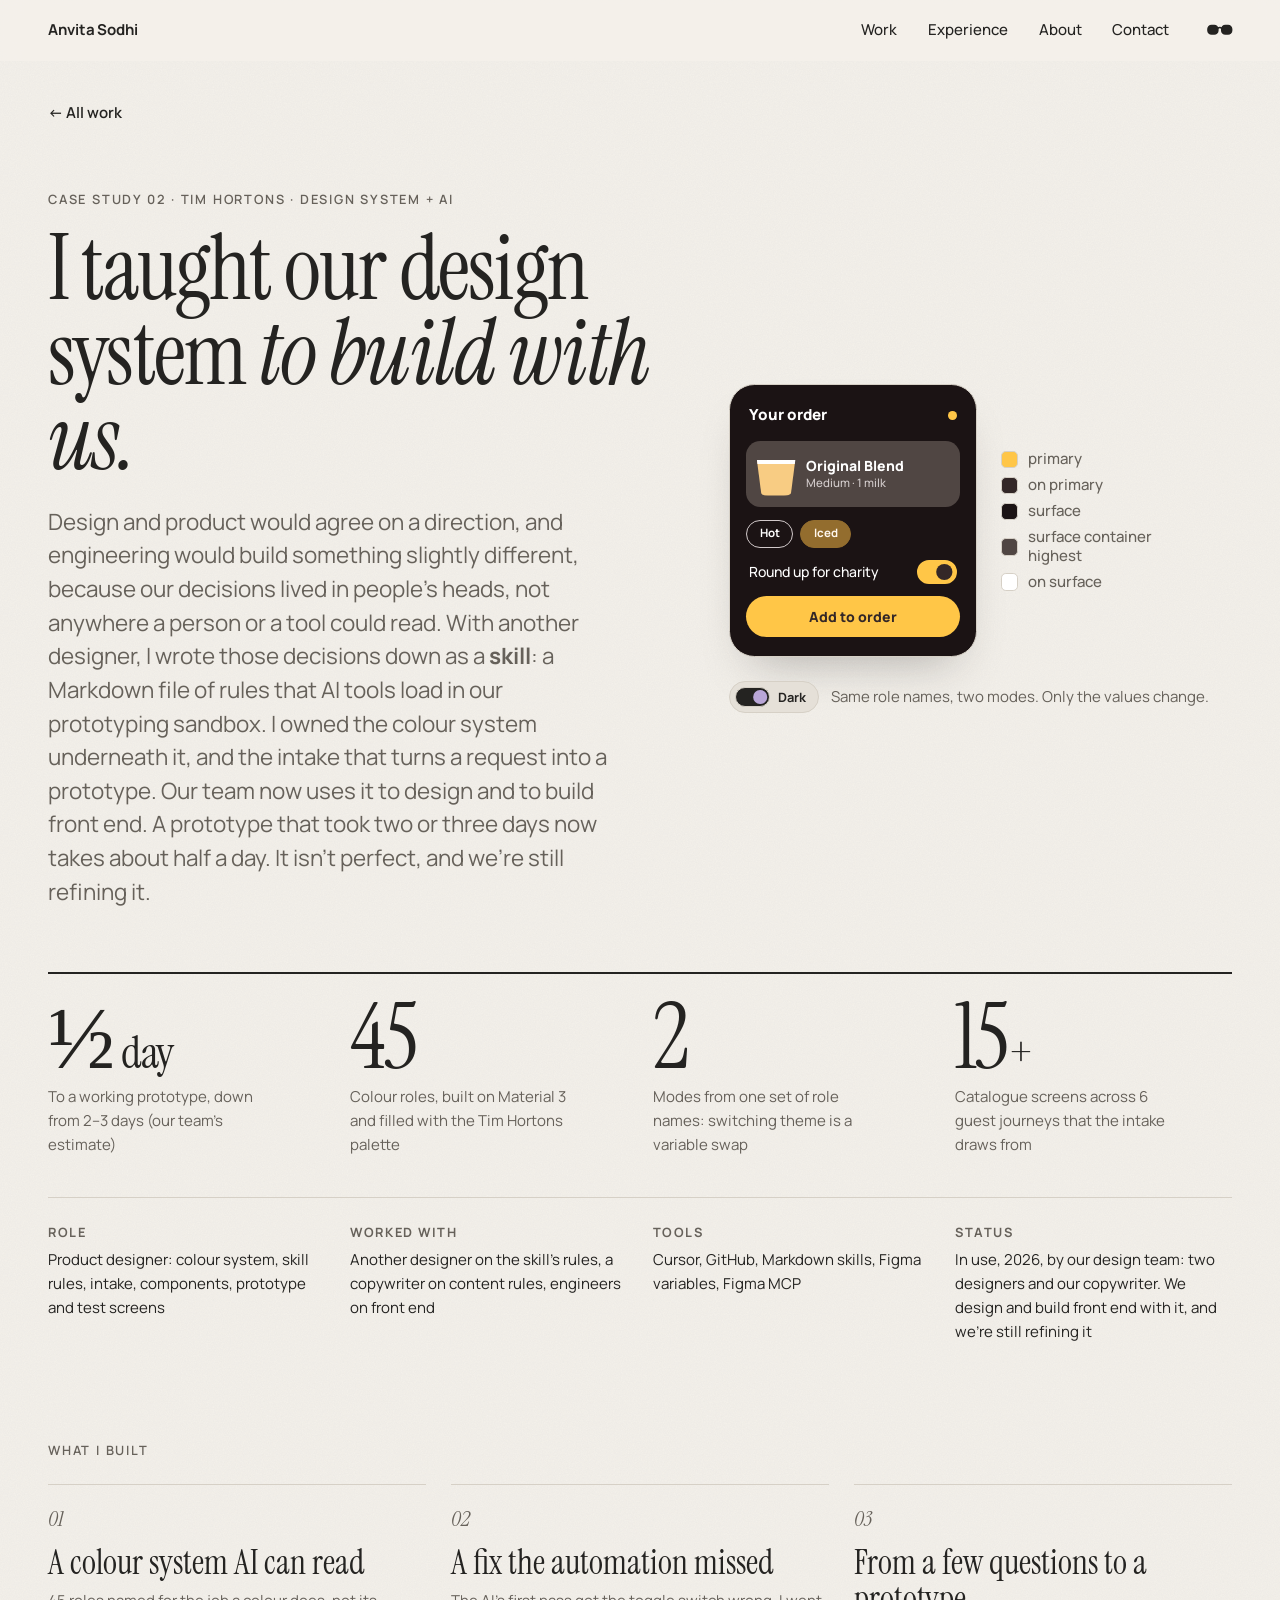
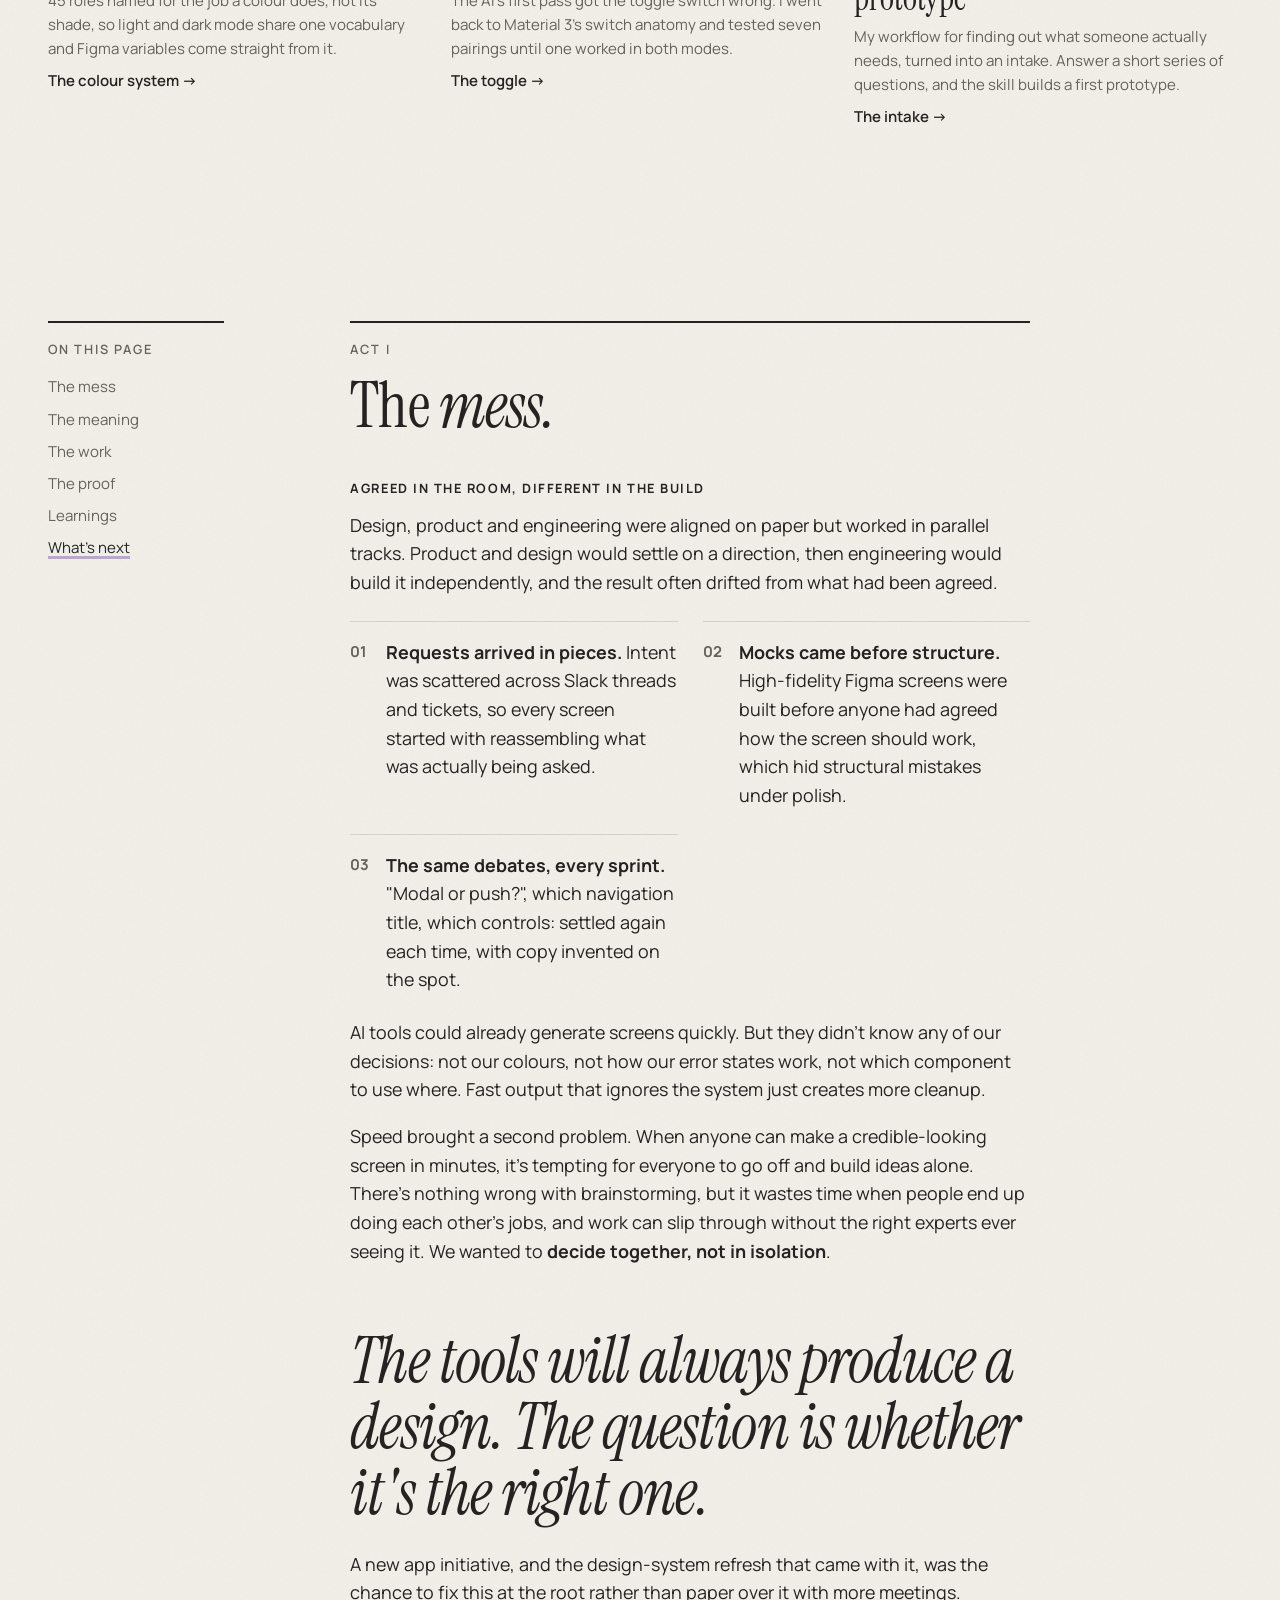
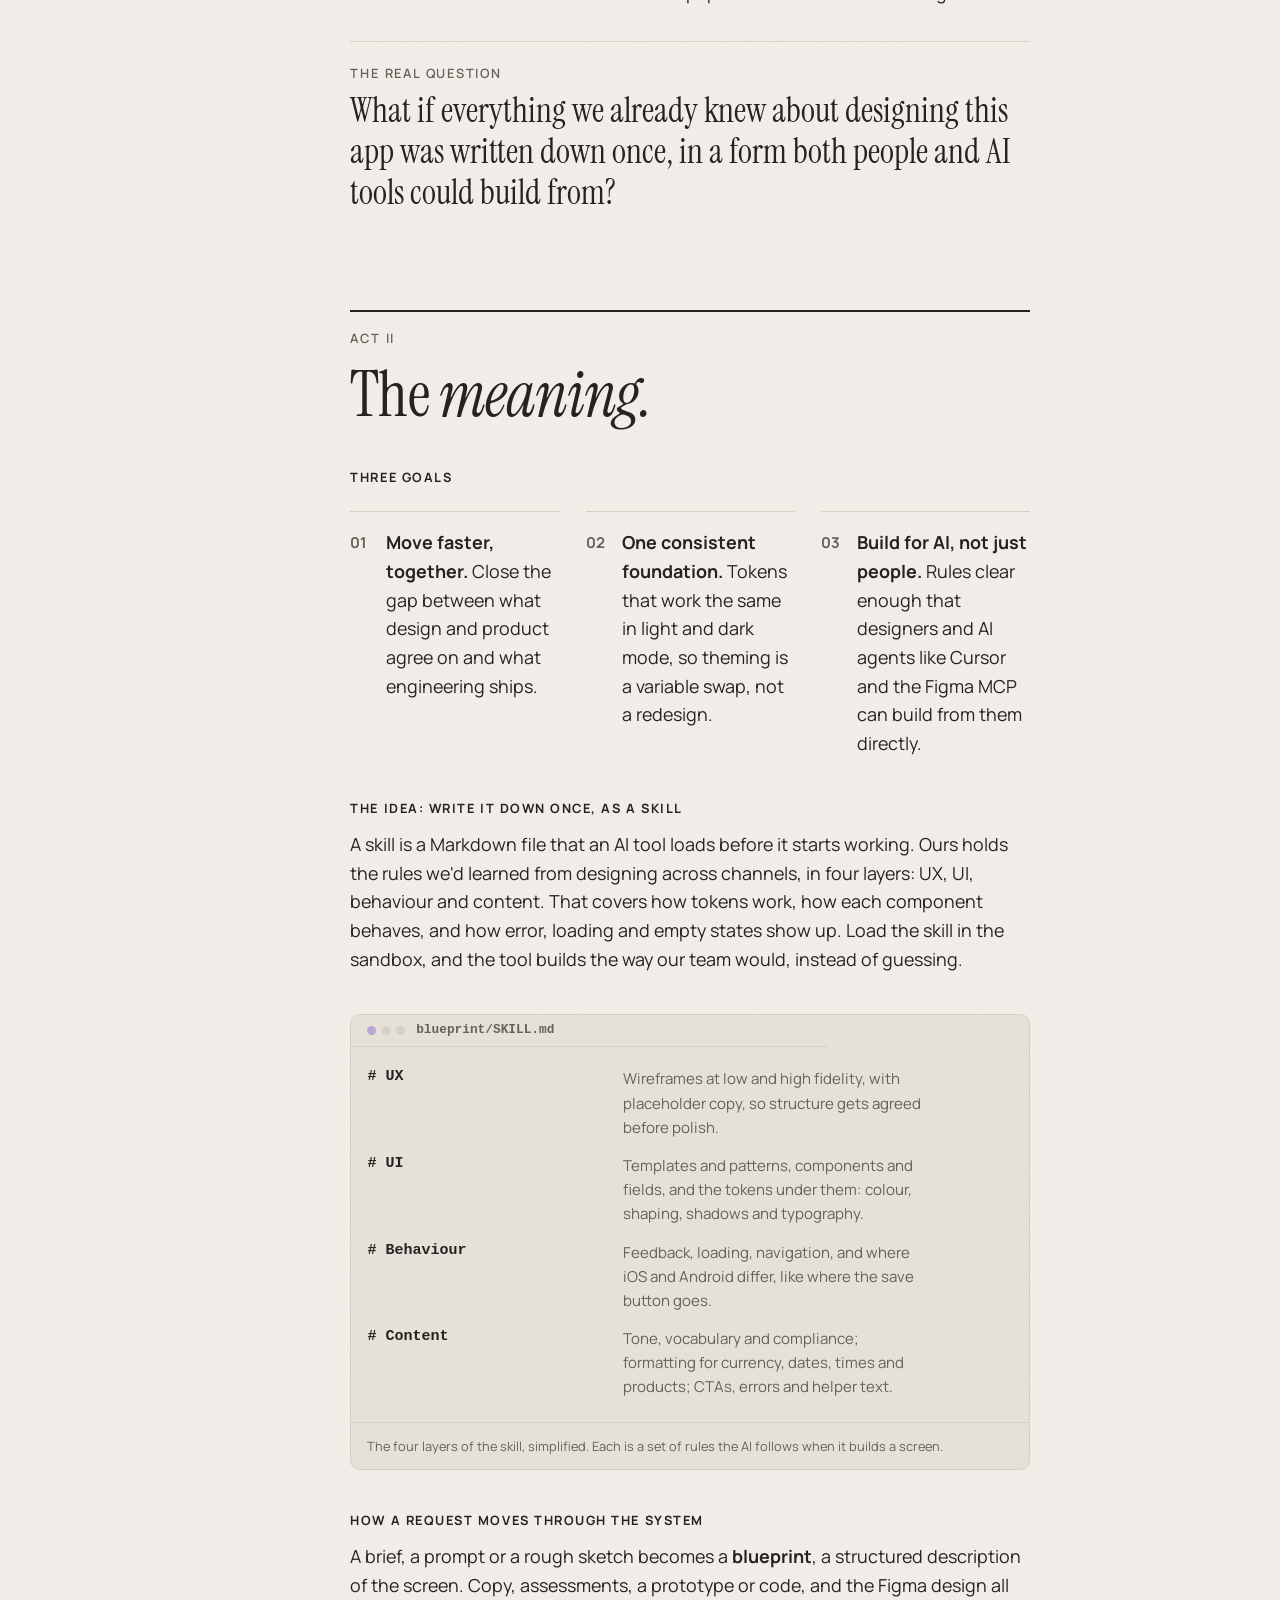
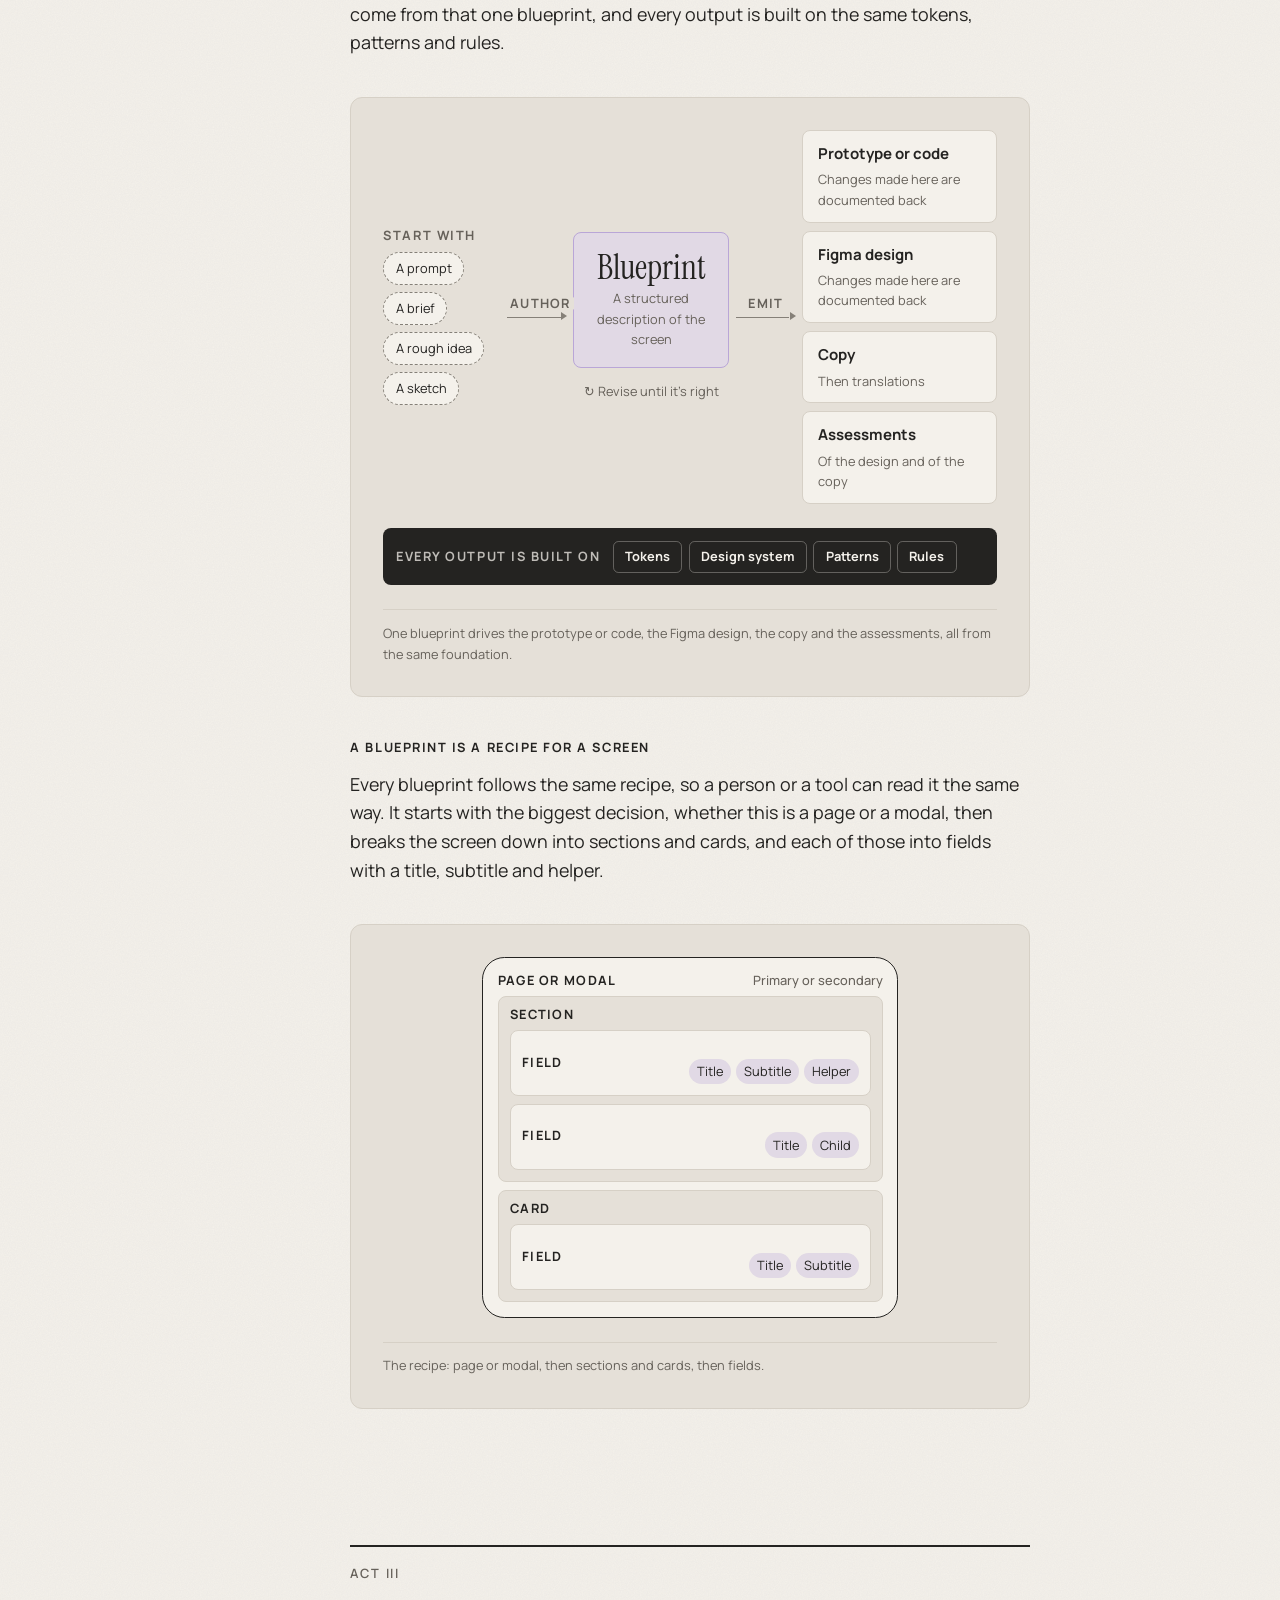
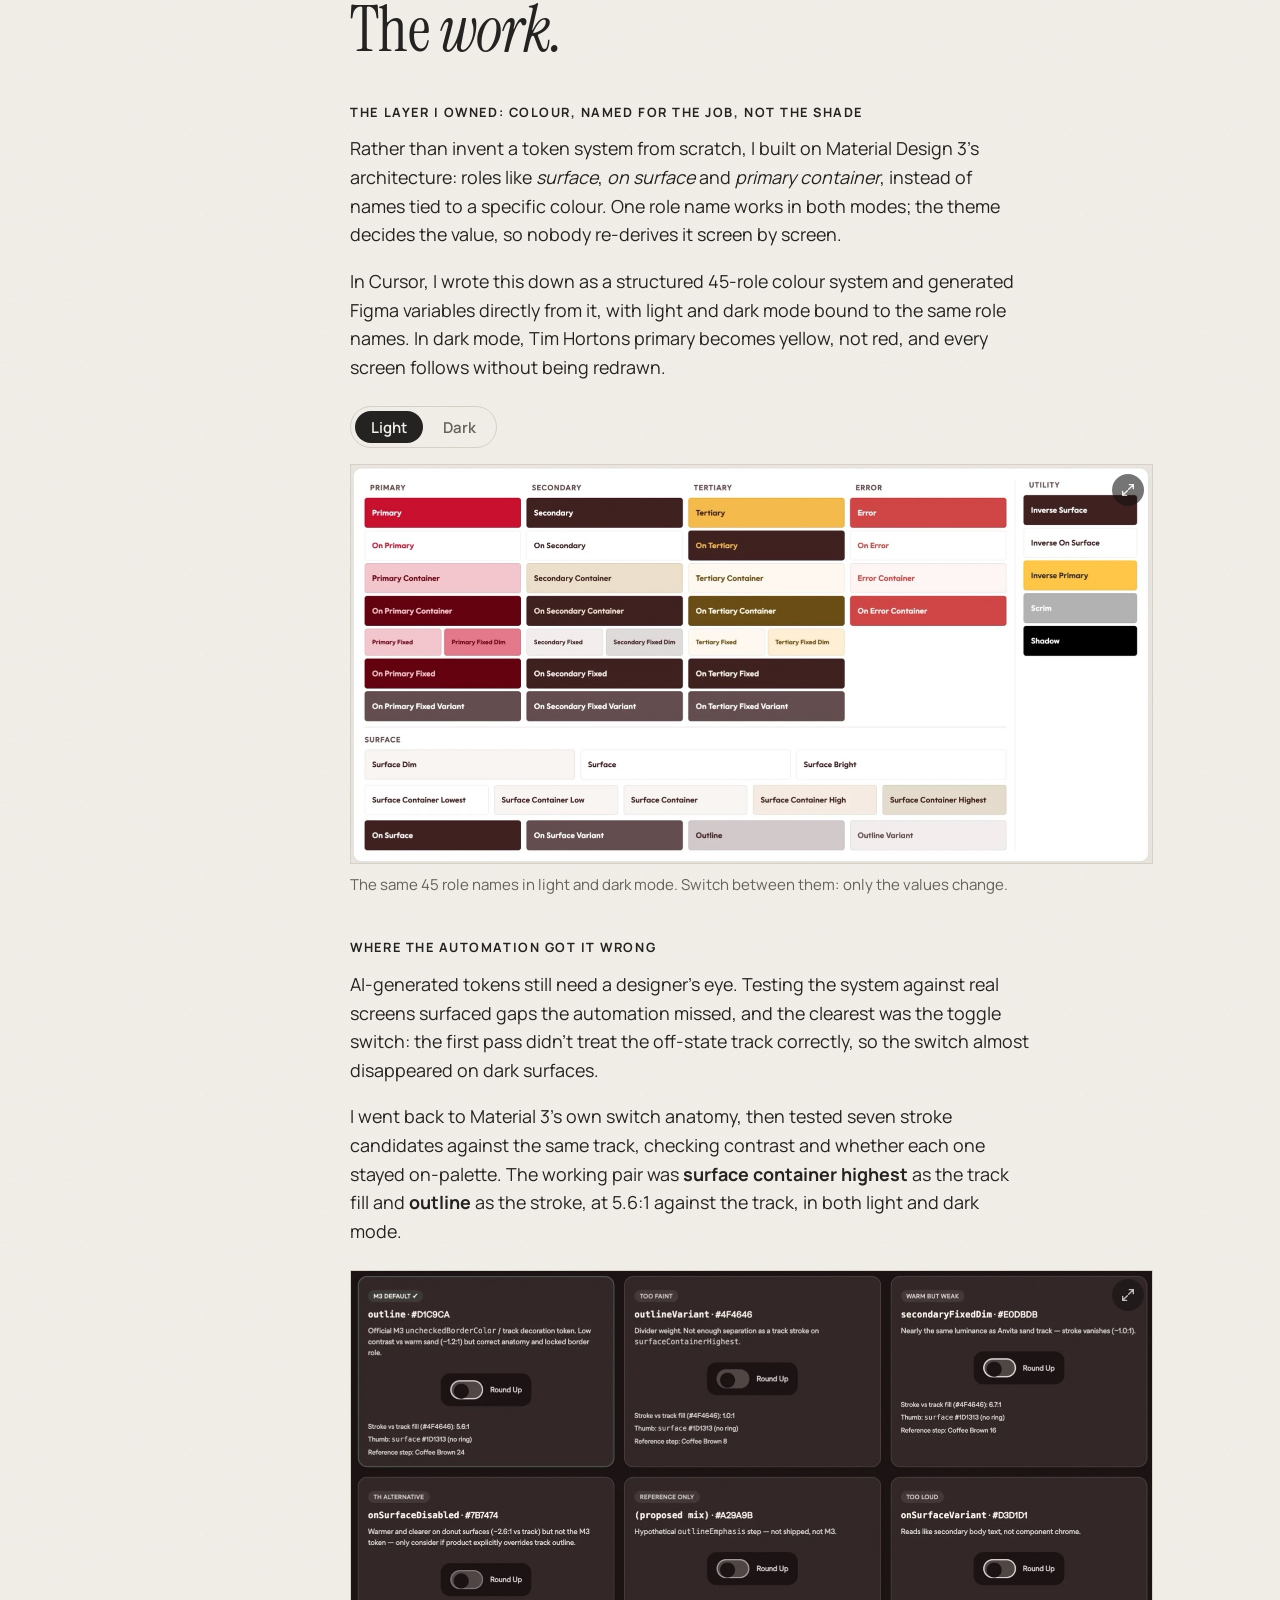
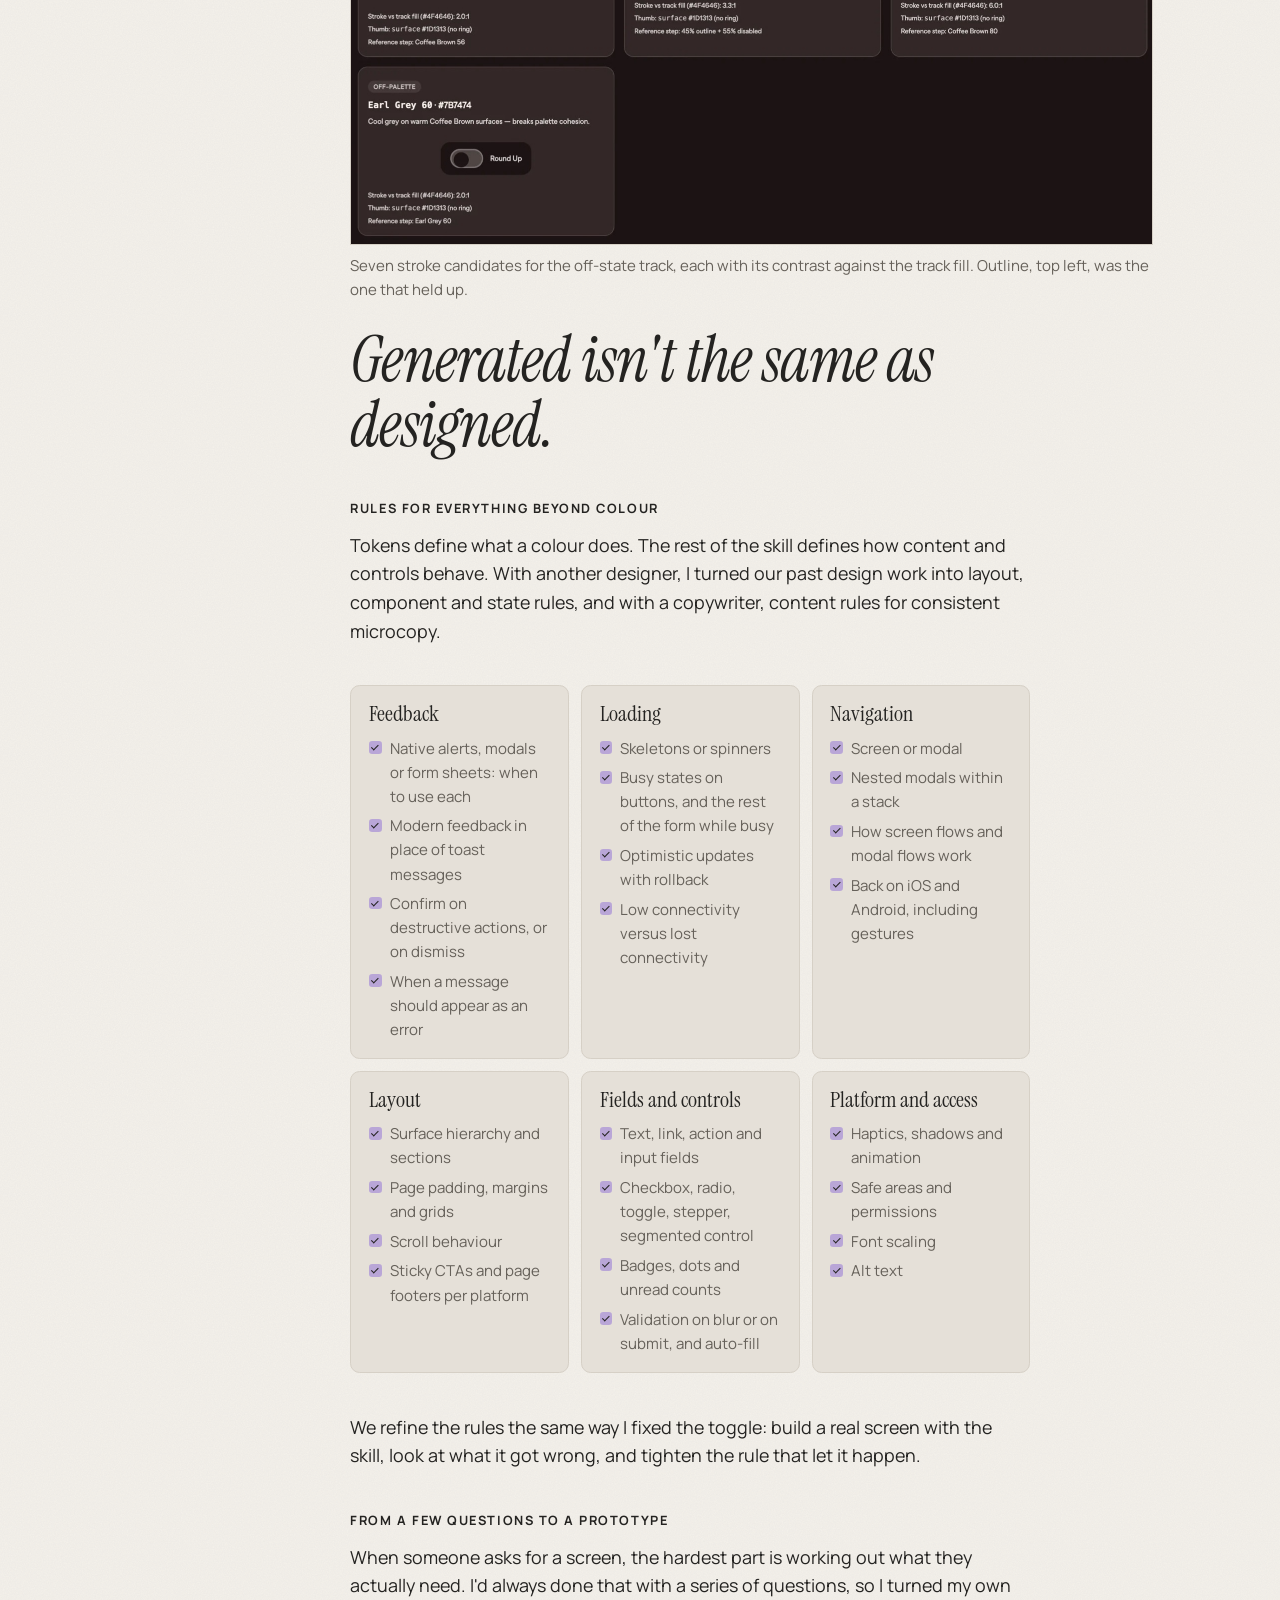
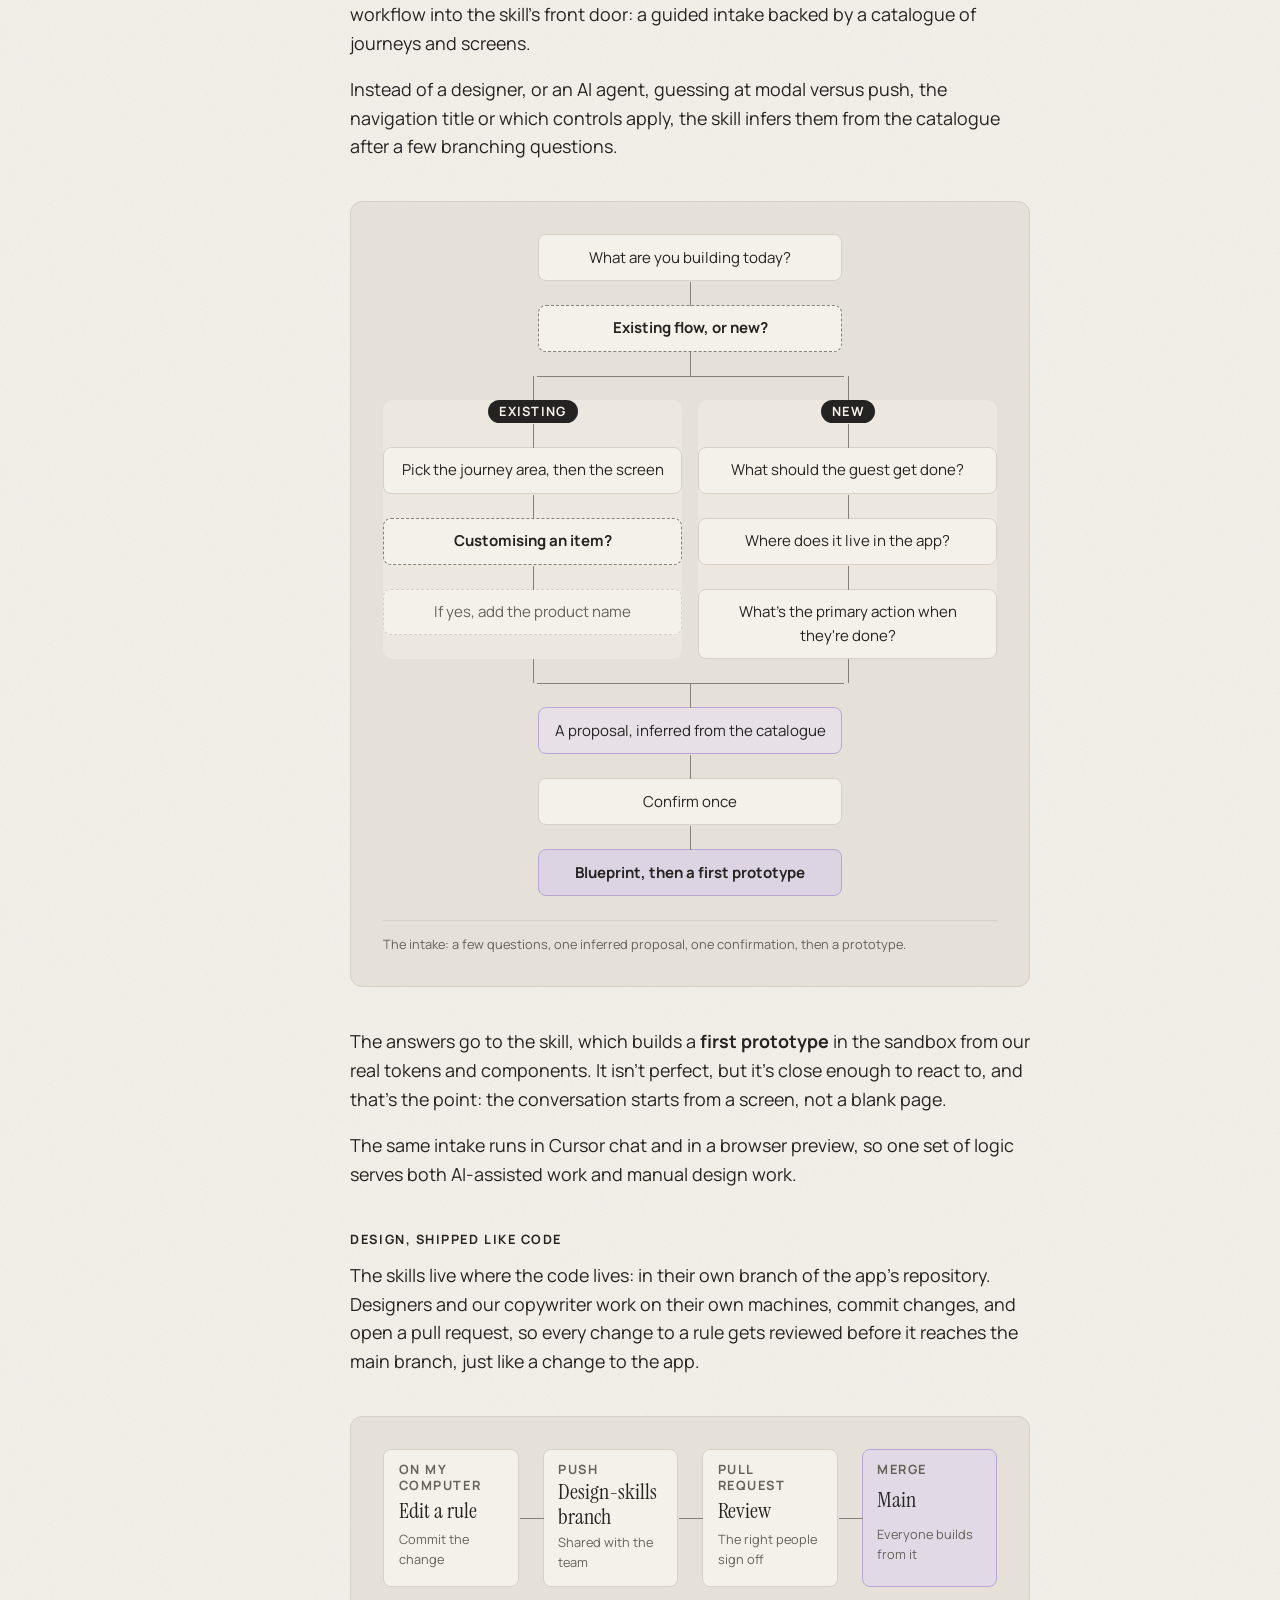
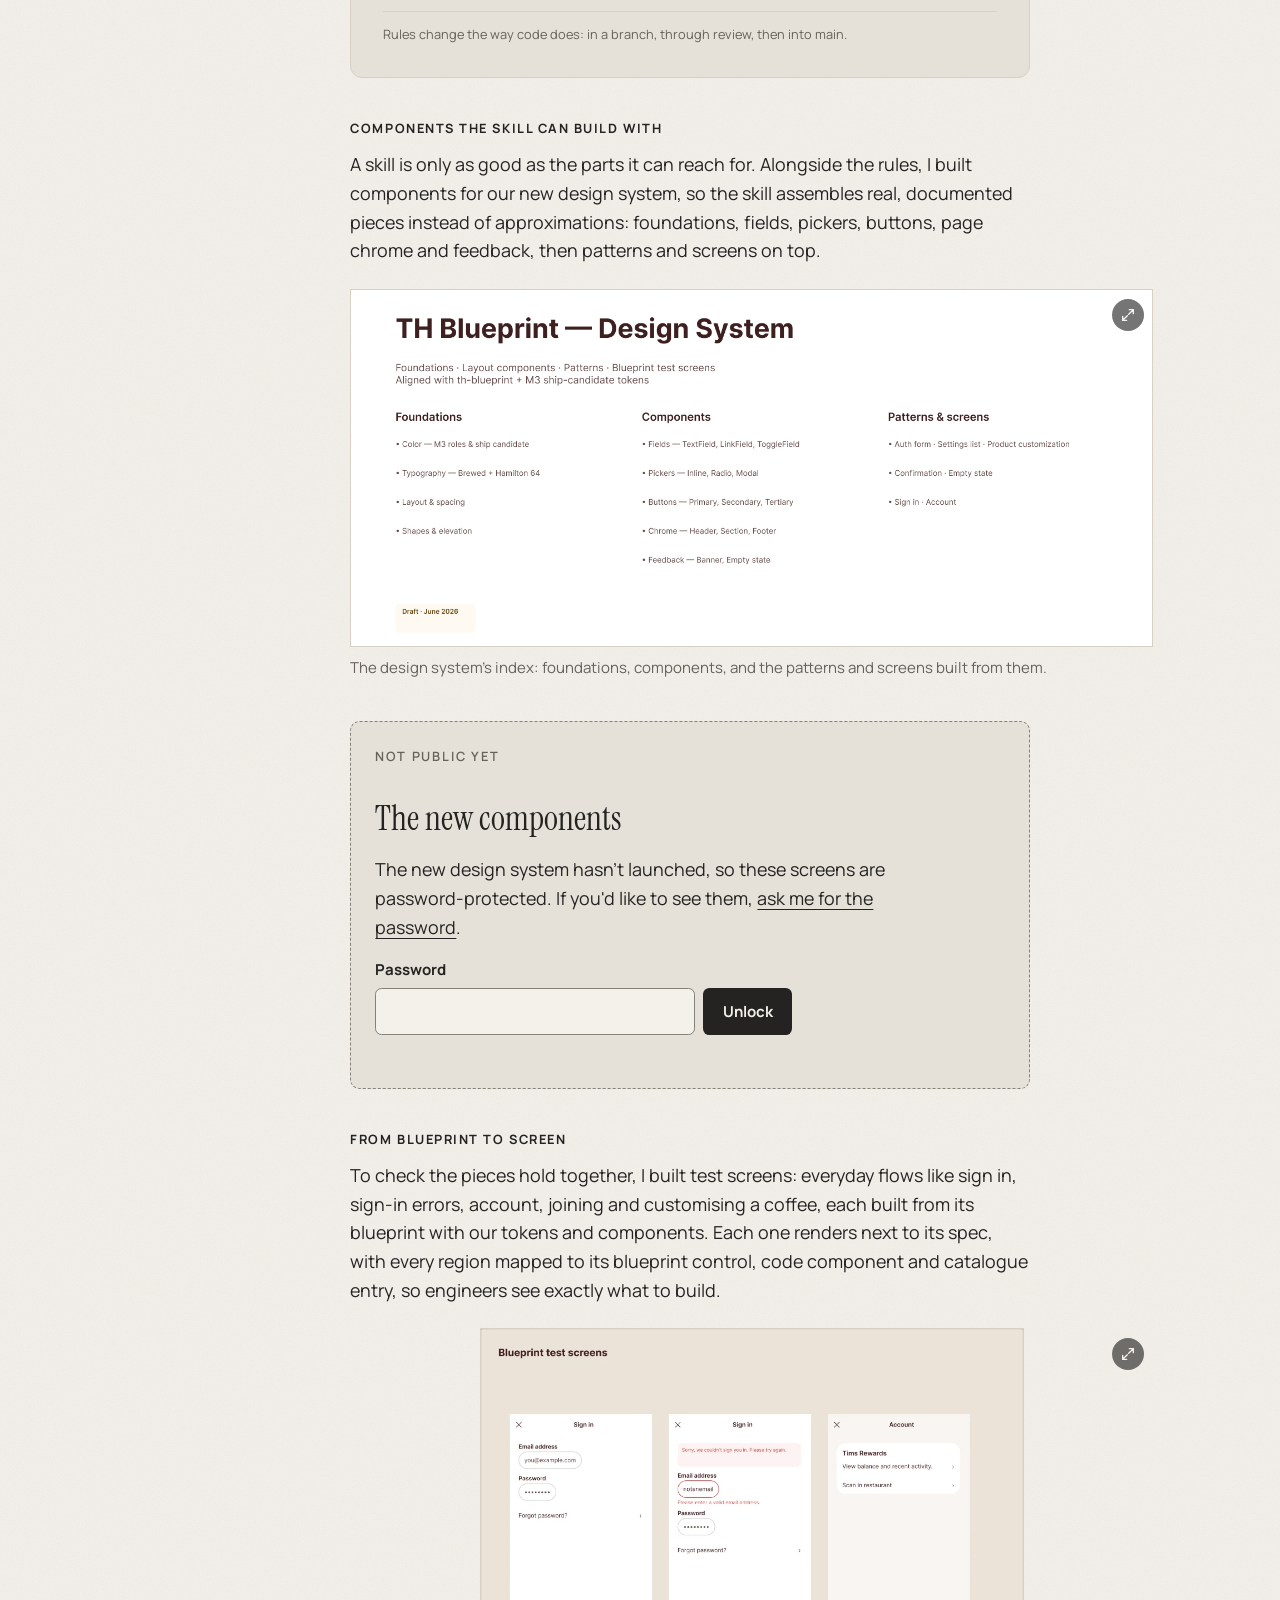
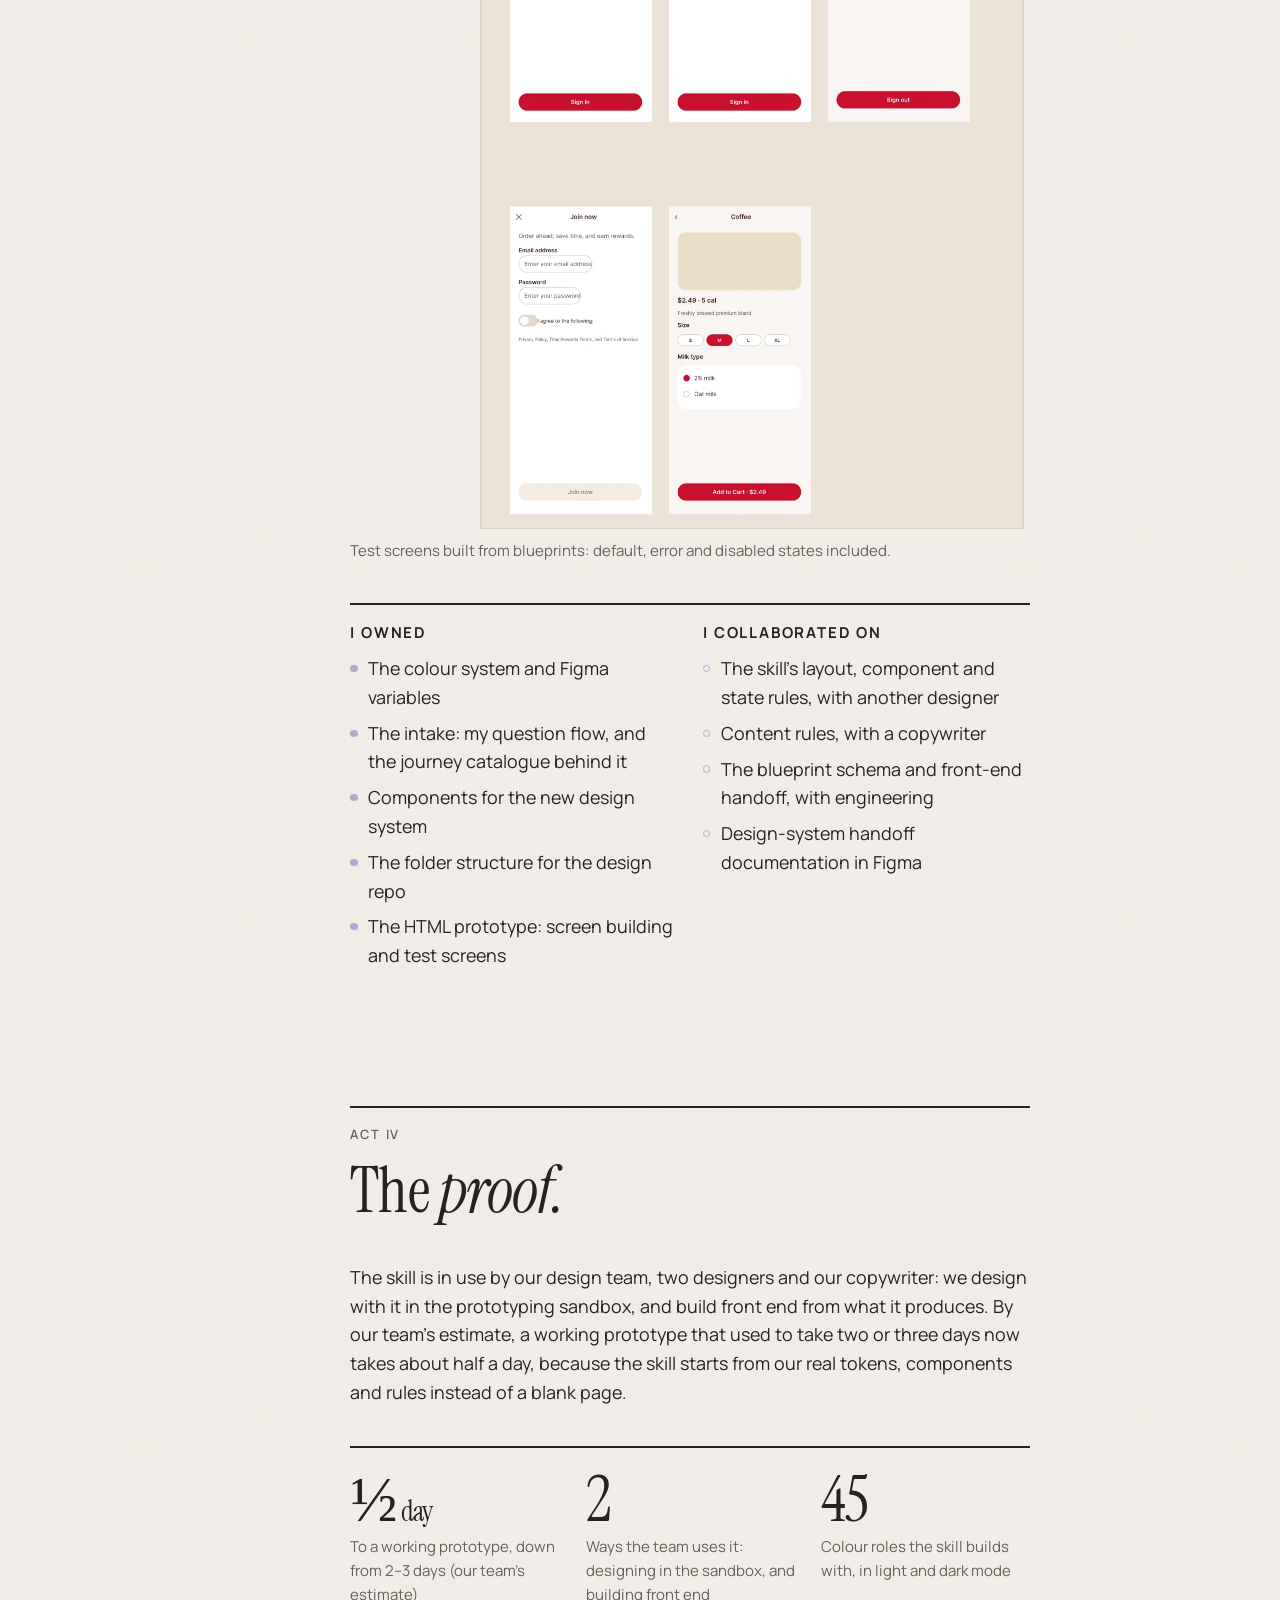
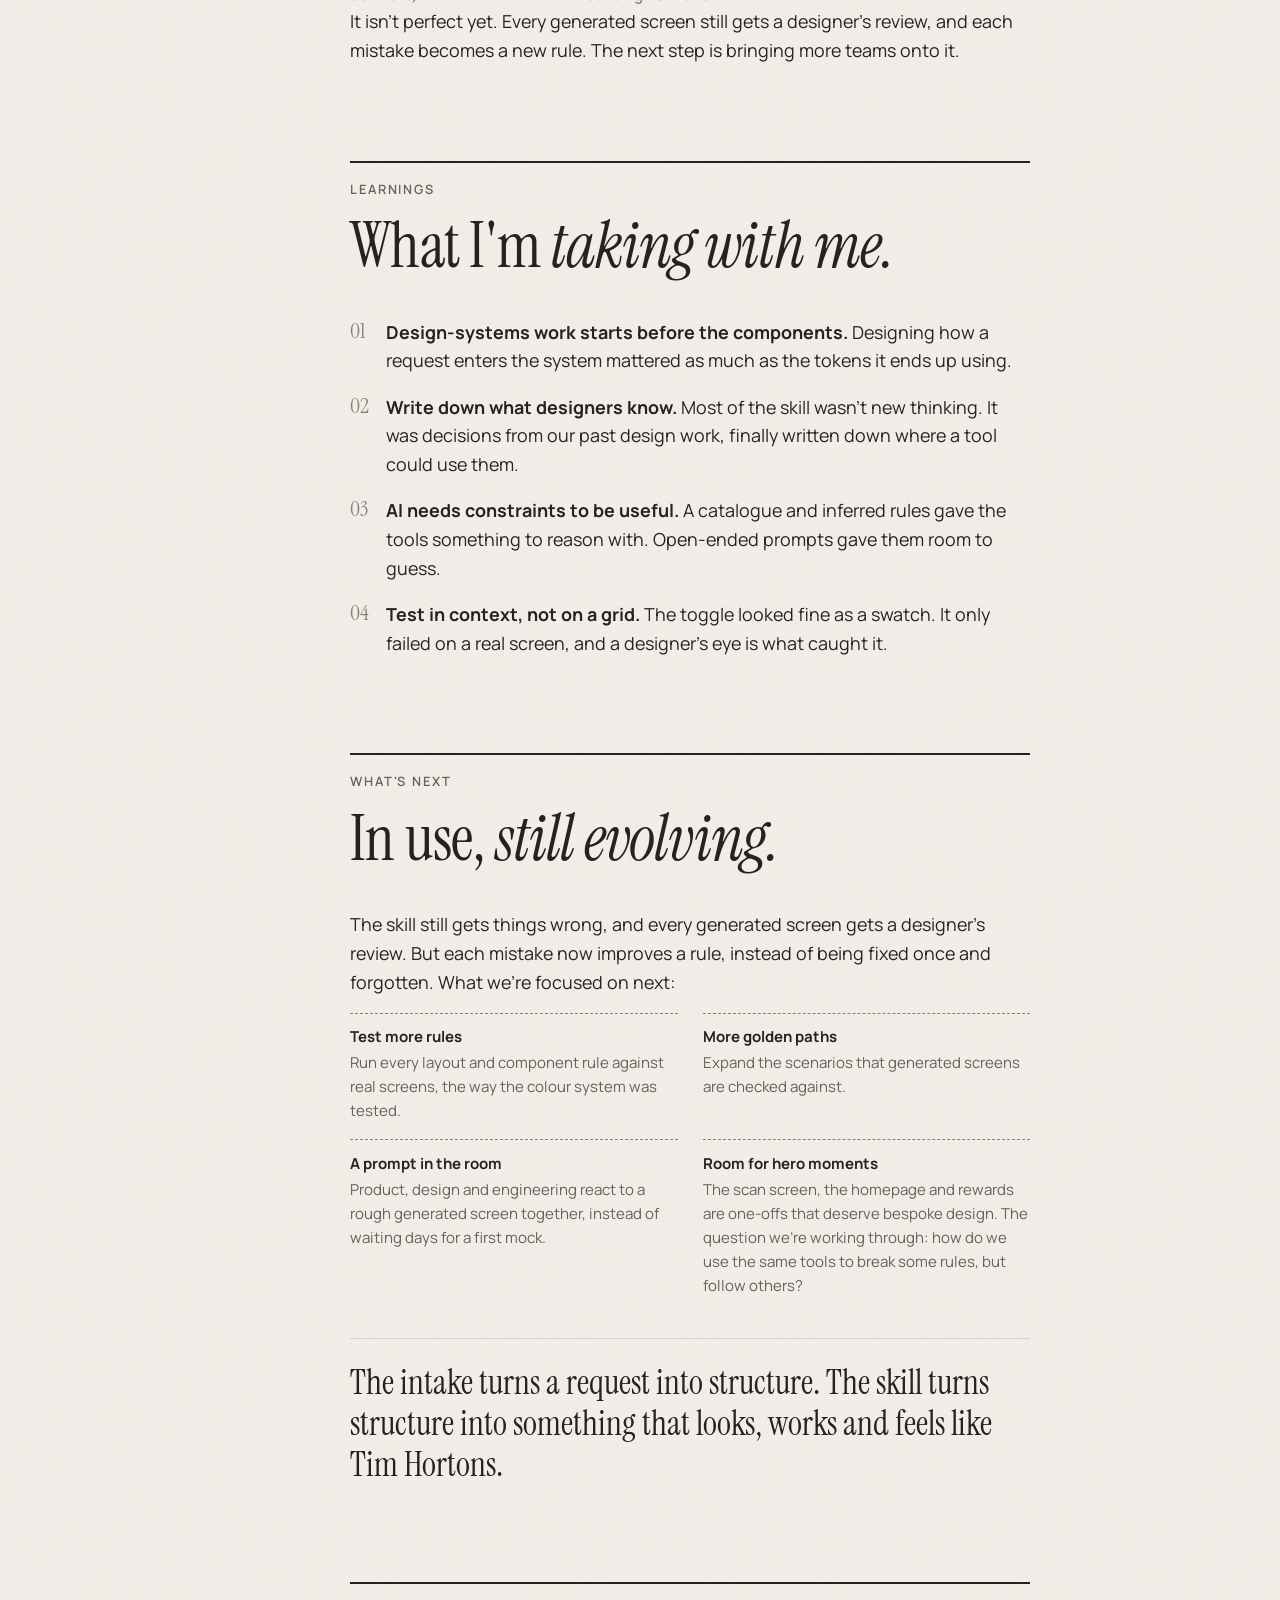
<file: work/design-system-ai.html>
<!doctype html>
<html lang="en-CA" class="no-js">
<head>
<meta charset="utf-8">
<meta name="viewport" content="width=device-width,initial-scale=1">
<title>Design system + AI · Anvita Sodhi</title>
<meta name="description" content="How I turned our design decisions into an AI skill our team prototypes and builds front end with: a 45-role colour system, rules for components and states, and an intake that turns a request into a prototype.">
<link rel="canonical" href="https://madebyanvita.github.io/work/design-system-ai.html">
<meta name="theme-color" content="#F4F1EB">
<script>(function(){var t;try{t=localStorage.getItem("theme")}catch(e){}document.documentElement.setAttribute("data-theme",t||(matchMedia("(prefers-color-scheme: dark)").matches?"dark":"light"))})()</script>
<meta property="og:type" content="article">
<meta property="og:site_name" content="Anvita Sodhi">
<meta property="og:title" content="I taught our design system to build with us">
<meta property="og:description" content="A skill our team uses to prototype and build front end: a 45-role colour system, rules for components and states, and an intake that turns a request into a prototype.">
<meta property="og:url" content="https://madebyanvita.github.io/work/design-system-ai.html">
<meta property="og:image" content="https://madebyanvita.github.io/assets/og.png">
<meta name="twitter:card" content="summary_large_image">
<link rel="icon" href="../favicon.svg" type="image/svg+xml">
<link rel="preconnect" href="https://fonts.googleapis.com">
<link rel="preconnect" href="https://fonts.gstatic.com" crossorigin>
<link href="https://fonts.googleapis.com/css2?family=Instrument+Serif:ital@0;1&family=Manrope:wght@400..800&display=swap" rel="stylesheet">
<link rel="stylesheet" href="../assets/css/site.css?v=e0ac408e">
<script src="../assets/js/site.js?v=6867fbca" defer></script>
</head>
<body class="case">
<a class="skip" href="#main">Skip to content</a>

<header class="site-header">
  <div class="wrap">
    <a class="wordmark" href="../">Anvita Sodhi</a>
    <div class="header-end">
    <nav class="site-nav" aria-label="Primary">
      <a href="../#work" aria-current="page">Work</a>
      <a href="../#experience">Experience</a>
      <a href="../#about">About</a>
      <a href="../#contact">Contact</a>
    </nav>
    <button class="theme-toggle" type="button" aria-pressed="false" aria-label="Dark mode" title="Lights off"><svg viewBox="0 0 26 12" aria-hidden="true"><rect class="tt-lens" x="1" y="1.5" width="10" height="8.5" rx="3.6"/><rect class="tt-lens" x="15" y="1.5" width="10" height="8.5" rx="3.6"/><rect class="tt-frame" x="1" y="1.5" width="10" height="8.5" rx="3.6"/><rect class="tt-frame" x="15" y="1.5" width="10" height="8.5" rx="3.6"/><path class="tt-frame" d="M11 4.5 C 12 3, 14 3, 15 4.5"/></svg></button>
    </div>
  </div>
</header>

<main id="main">
  <section class="cs-hero">
    <div class="wrap">
      <p class="cs-crumb"><a href="../#work">← All work</a></p>
      <div class="cs-hero-split bp-hero-split">
        <div class="cs-hero-text">
        <p class="label cs-kicker">Case study 02 · Tim Hortons · Design system + AI</p>
        <h1 class="cs-title">I taught our design system <em>to build with us.</em></h1>
        <p class="cs-lede">Design and product would agree on a direction, and engineering would build something slightly different, because our decisions lived in people's heads, not anywhere a person or a tool could read. With another designer, I wrote those decisions down as a <b>skill</b>: a Markdown file of rules that AI tools load in our prototyping sandbox. I owned the colour system underneath it, and the intake that turns a request into a prototype. Our team now uses it to design and to build front end. A prototype that took two or three days now takes about half a day. It isn't perfect, and we're still refining it.</p>
        </div>
        <figure class="cs-hero-media bp-live" data-mode="light">
          <div class="bp-live-screen" aria-hidden="true">
            <div class="bp-live-top"><span>Your order</span><span class="bp-live-dot"></span></div>
            <div class="bp-live-card">
              <span class="bp-live-cup"></span>
              <span><b>Original Blend</b><small>Medium · 1 milk</small></span>
            </div>
            <div class="bp-live-chips"><span>Hot</span><span class="on">Iced</span></div>
            <div class="bp-live-row"><span>Round up for charity</span><span class="bp-live-switch"><i></i></span></div>
            <span class="bp-live-btn">Add to order</span>
          </div>
          <ul class="bp-live-roles" aria-hidden="true">
            <li><i style="--l:#C9112F;--d:#FFC647"></i>primary</li>
            <li><i style="--l:#FFFFFF;--d:#332727"></i>on primary</li>
            <li><i style="--l:#FFFFFF;--d:#1B1314"></i>surface</li>
            <li><i style="--l:#E4DBCC;--d:#504643"></i>surface container highest</li>
            <li><i style="--l:#3F221F;--d:#FFFFFF"></i>on surface</li>
          </ul>
          <figcaption>
            <button type="button" class="bp-live-toggle" role="switch" aria-checked="false"><span class="bp-live-knob"></span><span class="bp-live-label">Light</span></button>
            Same role names, two modes. Only the values change.
          </figcaption>
        </figure>
      </div>
    </div>
  </section>

  <section class="wrap cs-impact" aria-label="What changed">
    <dl class="cs-stats cs-stats--4">
      <div><dt>To a working prototype, down from 2–3 days (our team's estimate)</dt><dd>½<small> day</small></dd></div>
      <div><dt>Colour roles, built on Material 3 and filled with the Tim Hortons palette</dt><dd>45</dd></div>
      <div><dt>Modes from one set of role names: switching theme is a variable swap</dt><dd>2</dd></div>
      <div><dt>Catalogue screens across 6 guest journeys that the intake draws from</dt><dd>15<small>+</small></dd></div>
    </dl>
    <dl class="cs-facts">
      <div><dt>Role</dt><dd>Product designer: colour system, skill rules, intake, components, prototype and test screens</dd></div>
      <div><dt>Worked with</dt><dd>Another designer on the skill's rules, a copywriter on content rules, engineers on front end</dd></div>
      <div><dt>Tools</dt><dd>Cursor, GitHub, Markdown skills, Figma variables, Figma MCP</dd></div>
      <div><dt>Status</dt><dd>In use, 2026, by our design team: two designers and our copywriter. We design and build front end with it, and we're still refining it</dd></div>
    </dl>
  </section>

  <section class="cs-glance" aria-labelledby="owned-title">
    <div class="wrap">
      <h2 id="owned-title" class="label">What I built</h2>
      <ol class="owned">
        <li>
          <p class="owned-n">01</p>
          <h3>A colour system AI can read</h3>
          <p>45 roles named for the job a colour does, not its shade, so light and dark mode share one vocabulary and Figma variables come straight from it.</p>
          <a class="owned-link" href="#colour">The colour system →</a>
        </li>
        <li>
          <p class="owned-n">02</p>
          <h3>A fix the automation missed</h3>
          <p>The AI's first pass got the toggle switch wrong. I went back to Material 3's switch anatomy and tested seven pairings until one worked in both modes.</p>
          <a class="owned-link" href="#toggle">The toggle →</a>
        </li>
        <li>
          <p class="owned-n">03</p>
          <h3>From a few questions to a prototype</h3>
          <p>My workflow for finding out what someone actually needs, turned into an intake. Answer a short series of questions, and the skill builds a first prototype.</p>
          <a class="owned-link" href="#intake">The intake →</a>
        </li>
      </ol>
    </div>
  </section>

  <div class="wrap cs-layout">
    <nav class="cs-toc" aria-label="On this page">
      <p class="label">On this page</p>
      <ol>
        <li><a href="#mess">The mess</a></li>
        <li><a href="#meaning">The meaning</a></li>
        <li><a href="#work-act">The work</a></li>
        <li><a href="#proof">The proof</a></li>
        <li><a href="#learnings">Learnings</a></li>
        <li><a href="#next">What's next</a></li>
      </ol>
    </nav>

    <article class="cs-body">
      <section class="act" id="mess" aria-labelledby="mess-title">
        <header class="act-head"><p class="label">Act I</p><h2 id="mess-title">The <em>mess.</em></h2></header>

        <h3>Agreed in the room, different in the build</h3>
        <p>Design, product and engineering were aligned on paper but worked in parallel tracks. Product and design would settle on a direction, then engineering would build it independently, and the result often drifted from what had been agreed.</p>
        <ol class="priorities priorities--grid">
          <li><b>Requests arrived in pieces.</b> Intent was scattered across Slack threads and tickets, so every screen started with reassembling what was actually being asked.</li>
          <li><b>Mocks came before structure.</b> High-fidelity Figma screens were built before anyone had agreed how the screen should work, which hid structural mistakes under polish.</li>
          <li><b>The same debates, every sprint.</b> "Modal or push?", which navigation title, which controls: settled again each time, with copy invented on the spot.</li>
        </ol>
        <p>AI tools could already generate screens quickly. But they didn't know any of our decisions: not our colours, not how our error states work, not which component to use where. Fast output that ignores the system just creates more cleanup.</p>
        <p>Speed brought a second problem. When anyone can make a credible-looking screen in minutes, it's tempting for everyone to go off and build ideas alone. There's nothing wrong with brainstorming, but it wastes time when people end up doing each other's jobs, and work can slip through without the right experts ever seeing it. We wanted to <b>decide together, not in isolation</b>.</p>
        <p class="pull">The tools will always produce a design. The question is whether it's the right one.</p>
        <p>A new app initiative, and the design-system refresh that came with it, was the chance to fix this at the root rather than paper over it with more meetings.</p>
        <p class="goal"><span class="label">The real question</span>What if everything we already knew about designing this app was written down once, in a form both people and AI tools could build from?</p>
      </section>

      <section class="act" id="meaning" aria-labelledby="meaning-title">
        <header class="act-head"><p class="label">Act II</p><h2 id="meaning-title">The <em>meaning.</em></h2></header>

        <h3>Three goals</h3>
        <ol class="priorities priorities--grid priorities--3">
          <li><b>Move faster, together.</b> Close the gap between what design and product agree on and what engineering ships.</li>
          <li><b>One consistent foundation.</b> Tokens that work the same in light and dark mode, so theming is a variable swap, not a redesign.</li>
          <li><b>Build for AI, not just people.</b> Rules clear enough that designers and AI agents like Cursor and the Figma MCP can build from them directly.</li>
        </ol>

        <h3>The idea: write it down once, as a skill</h3>
        <p>A skill is a Markdown file that an AI tool loads before it starts working. Ours holds the rules we'd learned from designing across channels, in four layers: UX, UI, behaviour and content. That covers how tokens work, how each component behaves, and how error, loading and empty states show up. Load the skill in the sandbox, and the tool builds the way our team would, instead of guessing.</p>
        <figure class="bp-skill" aria-label="The layers of the skill, simplified">
          <p class="bp-skill-bar"><span aria-hidden="true"></span>blueprint/SKILL.md</p>
          <ol>
            <li><b># UX</b>Wireframes at low and high fidelity, with placeholder copy, so structure gets agreed before polish.</li>
            <li><b># UI</b>Templates and patterns, components and fields, and the tokens under them: colour, shaping, shadows and typography.</li>
            <li><b># Behaviour</b>Feedback, loading, navigation, and where iOS and Android differ, like where the save button goes.</li>
            <li><b># Content</b>Tone, vocabulary and compliance; formatting for currency, dates, times and products; CTAs, errors and helper text.</li>
          </ol>
          <figcaption>The four layers of the skill, simplified. Each is a set of rules the AI follows when it builds a screen.</figcaption>
        </figure></figure>

        <h3>How a request moves through the system</h3>
        <p>A brief, a prompt or a rough sketch becomes a <b>blueprint</b>, a structured description of the screen. Copy, assessments, a prototype or code, and the Figma design all come from that one blueprint, and every output is built on the same tokens, patterns and rules.</p>
        <figure class="bp-diagram bp-flow">
          <div class="bp-flow-grid">
            <div class="bp-flow-in">
              <p class="bp-dlabel">Start with</p>
              <ul class="bp-chips"><li>A prompt</li><li>A brief</li><li>A rough idea</li><li>A sketch</li></ul>
            </div>
            <p class="bp-arrow" aria-hidden="true"><span>Author</span></p>
            <div class="bp-flow-core">
              <p class="bp-node bp-node--key"><b>Blueprint</b><span>A structured description of the screen</span></p>
              <p class="bp-loop"><span aria-hidden="true">↻</span> Revise until it's right</p>
            </div>
            <p class="bp-arrow" aria-hidden="true"><span>Emit</span></p>
            <ul class="bp-flow-out">
              <li class="bp-node"><b>Prototype or code</b><span>Changes made here are documented back</span></li>
              <li class="bp-node"><b>Figma design</b><span>Changes made here are documented back</span></li>
              <li class="bp-node"><b>Copy</b><span>Then translations</span></li>
              <li class="bp-node"><b>Assessments</b><span>Of the design and of the copy</span></li>
            </ul>
          </div>
          <p class="bp-foundation"><span class="bp-dlabel">Every output is built on</span><span>Tokens</span><span>Design system</span><span>Patterns</span><span>Rules</span></p>
          <figcaption>One blueprint drives the prototype or code, the Figma design, the copy and the assessments, all from the same foundation.</figcaption>
        </figure>

        <h3>A blueprint is a recipe for a screen</h3>
        <p>Every blueprint follows the same recipe, so a person or a tool can read it the same way. It starts with the biggest decision, whether this is a page or a modal, then breaks the screen down into sections and cards, and each of those into fields with a title, subtitle and helper.</p>
        <figure class="bp-diagram bp-recipe">
          <div class="bp-nest bp-nest--page">
            <p class="bp-nest-l">Page or modal <span>Primary or secondary</span></p>
            <div class="bp-nest">
              <p class="bp-nest-l">Section</p>
              <div class="bp-nest bp-nest--field"><p class="bp-nest-l">Field</p><p class="bp-parts"><span>Title</span><span>Subtitle</span><span>Helper</span></p></div>
              <div class="bp-nest bp-nest--field"><p class="bp-nest-l">Field</p><p class="bp-parts"><span>Title</span><span>Child</span></p></div>
            </div>
            <div class="bp-nest">
              <p class="bp-nest-l">Card</p>
              <div class="bp-nest bp-nest--field"><p class="bp-nest-l">Field</p><p class="bp-parts"><span>Title</span><span>Subtitle</span></p></div>
            </div>
          </div>
          <figcaption>The recipe: page or modal, then sections and cards, then fields.</figcaption>
        </figure></figure>
      </section>

      <section class="act" id="work-act" aria-labelledby="work-title">
        <header class="act-head"><p class="label">Act III</p><h2 id="work-title">The <em>work.</em></h2></header>

        <h3 id="colour">The layer I owned: colour, named for the job, not the shade</h3>
        <p>Rather than invent a token system from scratch, I built on Material Design 3's architecture: roles like <i>surface</i>, <i>on surface</i> and <i>primary container</i>, instead of names tied to a specific colour. One role name works in both modes; the theme decides the value, so nobody re-derives it screen by screen.</p>
        <p>In Cursor, I wrote this down as a structured 45-role colour system and generated Figma variables directly from it, with light and dark mode bound to the same role names. In dark mode, Tim Hortons primary becomes yellow, not red, and every screen follows without being redrawn.</p>
        <figure class="cs-figure cs-figure--wide bp-modes">
          <div class="proto-switch bp-modes-switch" role="group" aria-label="Show the colour roles in">
            <button type="button" data-mode="light" aria-pressed="true">Light</button>
            <button type="button" data-mode="dark" aria-pressed="false">Dark</button>
          </div>
          <div class="bp-modes-frame" data-show="light">
            <img class="bp-mode bp-mode--light" src="../assets/img/work/blueprint/roles-light.jpg?v=8c8ec426" alt="Colour roles in light mode: primary is Tim Hortons red, surfaces are warm off-whites" width="1600" height="794" loading="lazy">
            <img class="bp-mode bp-mode--dark" src="../assets/img/work/blueprint/roles-dark.jpg?v=297b8b4d" alt="The same colour roles in dark mode: primary becomes yellow, surfaces become deep coffee browns" width="1600" height="789" loading="lazy">
          </div>
          <figcaption>The same 45 role names in light and dark mode. Switch between them: only the values change.</figcaption>
        </figure>

        <h3 id="toggle">Where the automation got it wrong</h3>
        <p>AI-generated tokens still need a designer's eye. Testing the system against real screens surfaced gaps the automation missed, and the clearest was the toggle switch: the first pass didn't treat the off-state track correctly, so the switch almost disappeared on dark surfaces.</p>
        <p>I went back to Material 3's own switch anatomy, then tested seven stroke candidates against the same track, checking contrast and whether each one stayed on-palette. The working pair was <b>surface container highest</b> as the track fill and <b>outline</b> as the stroke, at 5.6:1 against the track, in both light and dark mode.</p>
        <figure class="cs-figure cs-figure--wide">
          <img src="../assets/img/work/blueprint/toggle.jpg?v=e782499c" alt="Seven toggle switch cards on a dark background, each testing a different stroke colour for the off-state track, with contrast ratios. The outline token at 5.6 to 1 is marked as the Material 3 default; others are labelled too faint, warm but weak, too loud, reference only, Tim Hortons alternative and off-palette." width="1600" height="1145" loading="lazy">
          <figcaption>Seven stroke candidates for the off-state track, each with its contrast against the track fill. Outline, top left, was the one that held up.</figcaption>
        </figure>
        <p class="pull">Generated isn't the same as designed.</p>

        <h3>Rules for everything beyond colour</h3>
        <p>Tokens define what a colour does. The rest of the skill defines how content and controls behave. With another designer, I turned our past design work into layout, component and state rules, and with a copywriter, content rules for consistent microcopy.</p>
        <div class="bp-rules">
          <section><h4>Feedback</h4><ul><li>Native alerts, modals or form sheets: when to use each</li><li>Modern feedback in place of toast messages</li><li>Confirm on destructive actions, or on dismiss</li><li>When a message should appear as an error</li></ul></section>
          <section><h4>Loading</h4><ul><li>Skeletons or spinners</li><li>Busy states on buttons, and the rest of the form while busy</li><li>Optimistic updates with rollback</li><li>Low connectivity versus lost connectivity</li></ul></section>
          <section><h4>Navigation</h4><ul><li>Screen or modal</li><li>Nested modals within a stack</li><li>How screen flows and modal flows work</li><li>Back on iOS and Android, including gestures</li></ul></section>
          <section><h4>Layout</h4><ul><li>Surface hierarchy and sections</li><li>Page padding, margins and grids</li><li>Scroll behaviour</li><li>Sticky CTAs and page footers per platform</li></ul></section>
          <section><h4>Fields and controls</h4><ul><li>Text, link, action and input fields</li><li>Checkbox, radio, toggle, stepper, segmented control</li><li>Badges, dots and unread counts</li><li>Validation on blur or on submit, and auto-fill</li></ul></section>
          <section><h4>Platform and access</h4><ul><li>Haptics, shadows and animation</li><li>Safe areas and permissions</li><li>Font scaling</li><li>Alt text</li></ul></section>
        </div>
        <p>We refine the rules the same way I fixed the toggle: build a real screen with the skill, look at what it got wrong, and tighten the rule that let it happen.</p>

        <h3 id="intake">From a few questions to a prototype</h3>
        <p>When someone asks for a screen, the hardest part is working out what they actually need. I'd always done that with a series of questions, so I turned my own workflow into the skill's front door: a guided intake backed by a catalogue of journeys and screens.</p>
        <p>Instead of a designer, or an AI agent, guessing at modal versus push, the navigation title or which controls apply, the skill infers them from the catalogue after a few branching questions.</p>
        <figure class="bp-diagram bp-q">
          <ol class="bp-q-trunk">
            <li>What are you building today?</li>
            <li class="bp-q-decide">Existing flow, or new?</li>
          </ol>
          <div class="bp-q-branches">
            <ol class="bp-q-branch">
              <li class="bp-q-tag">Existing</li>
              <li>Pick the journey area, then the screen</li>
              <li class="bp-q-decide">Customising an item?</li>
              <li class="bp-q-opt">If yes, add the product name</li>
            </ol>
            <ol class="bp-q-branch">
              <li class="bp-q-tag">New</li>
              <li>What should the guest get done?</li>
              <li>Where does it live in the app?</li>
              <li>What's the primary action when they're done?</li>
            </ol>
          </div>
          <ol class="bp-q-trunk bp-q-trunk--end">
            <li class="bp-q-ai">A proposal, inferred from the catalogue</li>
            <li>Confirm once</li>
            <li class="bp-q-key">Blueprint, then a first prototype</li>
          </ol>
          <figcaption>The intake: a few questions, one inferred proposal, one confirmation, then a prototype.</figcaption>
        </figure>
        <p>The answers go to the skill, which builds a <b>first prototype</b> in the sandbox from our real tokens and components. It isn't perfect, but it's close enough to react to, and that's the point: the conversation starts from a screen, not a blank page.</p>
        <p>The same intake runs in Cursor chat and in a browser preview, so one set of logic serves both AI-assisted work and manual design work.</p>

        <h3>Design, shipped like code</h3>
        <p>The skills live where the code lives: in their own branch of the app's repository. Designers and our copywriter work on their own machines, commit changes, and open a pull request, so every change to a rule gets reviewed before it reaches the main branch, just like a change to the app.</p>
        <figure class="bp-diagram bp-git">
          <ol>
            <li><span class="bp-dlabel">On my computer</span><b>Edit a rule</b><span>Commit the change</span></li>
            <li><span class="bp-dlabel">Push</span><b>Design-skills branch</b><span>Shared with the team</span></li>
            <li><span class="bp-dlabel">Pull request</span><b>Review</b><span>The right people sign off</span></li>
            <li class="bp-git-main"><span class="bp-dlabel">Merge</span><b>Main</b><span>Everyone builds from it</span></li>
          </ol>
          <figcaption>Rules change the way code does: in a branch, through review, then into main.</figcaption>
        </figure>

        <h3 id="components">Components the skill can build with</h3>
        <p>A skill is only as good as the parts it can reach for. Alongside the rules, I built components for our new design system, so the skill assembles real, documented pieces instead of approximations: foundations, fields, pickers, buttons, page chrome and feedback, then patterns and screens on top.</p>
        <figure class="cs-figure cs-figure--wide">
          <img src="../assets/img/work/blueprint/system-index.jpg?v=d1bd1fb7" alt="TH Blueprint design system index: Foundations (colour, typography, layout and spacing, shapes and elevation), Components (fields, pickers, buttons, chrome, feedback) and Patterns and screens (auth form, settings list, product customization, confirmation, empty state, sign in, account)" width="1440" height="640" loading="lazy">
          <figcaption>The design system's index: foundations, components, and the patterns and screens built from them.</figcaption>
        </figure>
        <div class="bp-lock" data-lock="design-system-ai">
          <div class="bp-lock-gate">
            <p class="label">Not public yet</p>
            <p class="bp-lock-title">The new components</p>
            <p>The new design system hasn't launched, so these screens are password-protected. If you'd like to see them, <a href="#contact">ask me for the password</a>.</p>
            <form class="bp-lock-form">
              <label for="lock-pw">Password</label>
              <span class="bp-lock-row"><input id="lock-pw" type="password" autocomplete="off" required><button type="submit">Unlock</button></span>
              <p class="bp-lock-msg" role="status" aria-live="polite"></p>
            </form>
          </div>
          <div class="bp-lock-content" hidden></div>
        </div>

        <h3>From blueprint to screen</h3>
        <p>To check the pieces hold together, I built test screens: everyday flows like sign in, sign-in errors, account, joining and customising a coffee, each built from its blueprint with our tokens and components. Each one renders next to its spec, with every region mapped to its blueprint control, code component and catalogue entry, so engineers see exactly what to build.</p>
        <figure class="cs-figure cs-figure--wide bp-tests">
          <img src="../assets/img/work/blueprint/test-screens.jpg?v=7335d47e" alt="Blueprint test screens: Sign in, Sign in with an error message and an invalid email, Account with Tims Rewards, Join now with a disabled button, and a Coffee product screen with size and milk options" width="1025" height="1510" loading="lazy">
          <figcaption>Test screens built from blueprints: default, error and disabled states included.</figcaption>
        </figure>
        <dl class="bp-owned">
          <div><dt>I owned</dt><dd><ul>
            <li>The colour system and Figma variables</li>
            <li>The intake: my question flow, and the journey catalogue behind it</li>
            <li>Components for the new design system</li>
            <li>The folder structure for the design repo</li>
            <li>The HTML prototype: screen building and test screens</li>
          </ul></dd></div>
          <div><dt>I collaborated on</dt><dd><ul>
            <li>The skill's layout, component and state rules, with another designer</li>
            <li>Content rules, with a copywriter</li>
            <li>The blueprint schema and front-end handoff, with engineering</li>
            <li>Design-system handoff documentation in Figma</li>
          </ul></dd></div>
        </dl>
      </section>

      <section class="act act--proof" id="proof" aria-labelledby="proof-title">
        <header class="act-head"><p class="label">Act IV</p><h2 id="proof-title">The <em>proof.</em></h2></header>
        <p>The skill is in use by our design team, two designers and our copywriter: we design with it in the prototyping sandbox, and build front end from what it produces. By our team's estimate, a working prototype that used to take two or three days now takes about half a day, because the skill starts from our real tokens, components and rules instead of a blank page.</p>
        <dl class="cs-stats proof-stats">
          <div><dt>To a working prototype, down from 2–3 days (our team's estimate)</dt><dd>½<small> day</small></dd></div>
          <div><dt>Ways the team uses it: designing in the sandbox, and building front end</dt><dd>2</dd></div>
          <div><dt>Colour roles the skill builds with, in light and dark mode</dt><dd>45</dd></div>
        </dl>
        <p>It isn't perfect yet. Every generated screen still gets a designer's review, and each mistake becomes a new rule. The next step is bringing more teams onto it.</p>
      </section>

      <section class="act" id="learnings" aria-labelledby="learnings-title">
        <header class="act-head"><p class="label">Learnings</p><h2 id="learnings-title">What I'm <em>taking with me.</em></h2></header>
        <ol class="learnings">
          <li><b>Design-systems work starts before the components.</b> Designing how a request enters the system mattered as much as the tokens it ends up using.</li>
          <li><b>Write down what designers know.</b> Most of the skill wasn't new thinking. It was decisions from our past design work, finally written down where a tool could use them.</li>
          <li><b>AI needs constraints to be useful.</b> A catalogue and inferred rules gave the tools something to reason with. Open-ended prompts gave them room to guess.</li>
          <li><b>Test in context, not on a grid.</b> The toggle looked fine as a swatch. It only failed on a real screen, and a designer's eye is what caught it.</li>
        </ol>
      </section>

      <section class="act" id="next" aria-labelledby="next-title">
        <header class="act-head"><p class="label">What's next</p><h2 id="next-title">In use, <em>still evolving.</em></h2></header>
        <p>The skill still gets things wrong, and every generated screen gets a designer's review. But each mistake now improves a rule, instead of being fixed once and forgotten. What we're focused on next:</p>
        <ul class="wip">
          <li><b>Test more rules</b>Run every layout and component rule against real screens, the way the colour system was tested.</li>
          <li><b>More golden paths</b>Expand the scenarios that generated screens are checked against.</li>
          <li><b>A prompt in the room</b>Product, design and engineering react to a rough generated screen together, instead of waiting days for a first mock.</li>
          <li><b>Room for hero moments</b>The scan screen, the homepage and rewards are one-offs that deserve bespoke design. The question we're working through: how do we use the same tools to break some rules, but follow others?</li>
        </ul>
        <p class="goal">The intake turns a request into structure. The skill turns structure into something that looks, works and feels like Tim Hortons.</p>
      </section>

      <nav class="pager pager--two" aria-label="More work">
        <a href="/#work"><span class="label">Keep exploring</span><strong>← All work</strong></a>
        <a class="next" href="checkout.html"><span class="label">Next case study</span><strong>Mobile Checkout →</strong></a>
      </nav>
    </article>
  </div>
</main>

<footer class="on-ink cs-footer" id="contact">
  <div class="wrap">
    <p class="cs-footer-line">Good things happen when <em>curious minds</em> meet.</p>
    <p class="contact-links"><a class="email" href="mailto:anvita.sodhi@gmail.com">anvita.sodhi@gmail.com</a> <a href="https://www.linkedin.com/in/anvitasodhi" rel="me">LinkedIn ↗</a></p>
  </div>
  <div class="site-footer"><div class="wrap"><span>© 2026 Anvita Sodhi</span><span>Designed and built by me.</span></div></div>
</footer>
<script>
document.querySelectorAll('.bp-live').forEach(function (fig) {
  var btn = fig.querySelector('.bp-live-toggle'), label = fig.querySelector('.bp-live-label'), timer;
  function set(mode) {
    fig.dataset.mode = mode;
    btn.setAttribute('aria-checked', String(mode === 'dark'));
    label.textContent = mode === 'dark' ? 'Dark' : 'Light';
  }
  function flip() { set(fig.dataset.mode === 'dark' ? 'light' : 'dark'); }
  btn.addEventListener('click', function () { clearInterval(timer); flip(); });
  if (!window.matchMedia('(prefers-reduced-motion: reduce)').matches) timer = setInterval(flip, 3200);
});
document.querySelectorAll('.bp-modes').forEach(function (fig) {
  var frame = fig.querySelector('.bp-modes-frame');
  fig.querySelectorAll('[data-mode]').forEach(function (b) {
    b.addEventListener('click', function () {
      frame.dataset.show = b.dataset.mode;
      fig.querySelectorAll('[data-mode]').forEach(function (o) { o.setAttribute('aria-pressed', String(o === b)); });
    });
  });
});
document.querySelectorAll('[data-lock]').forEach(function (box) {
  var form = box.querySelector('form'), msg = box.querySelector('.bp-lock-msg'), out = box.querySelector('.bp-lock-content');
  function b64(s) { return Uint8Array.from(atob(s), function (c) { return c.charCodeAt(0); }); }
  form.addEventListener('submit', async function (e) {
    e.preventDefault();
    var btn = form.querySelector('button'); btn.disabled = true; msg.textContent = 'Unlocking…';
    try {
      var d = await (await fetch('../assets/locked/' + box.dataset.lock + '.json')).json();
      var pw = new TextEncoder().encode(form.querySelector('input').value.normalize('NFC'));
      var base = await crypto.subtle.importKey('raw', pw, 'PBKDF2', false, ['deriveKey']);
      var key = await crypto.subtle.deriveKey({ name: 'PBKDF2', salt: b64(d.salt), iterations: d.iter, hash: 'SHA-256' }, base, { name: 'AES-GCM', length: 256 }, false, ['decrypt']);
      var html = new TextDecoder().decode(await crypto.subtle.decrypt({ name: 'AES-GCM', iv: b64(d.iv) }, key, b64(d.data)));
      out.innerHTML = html; out.hidden = false; box.querySelector('.bp-lock-gate').hidden = true; box.classList.add('is-open');
      if (window.zoomWire) out.querySelectorAll('img').forEach(window.zoomWire);
    } catch (err) {
      msg.textContent = "That password didn't work. Try again, or ask me for it.";
      btn.disabled = false;
    }
  });
});
</script>
</body>
</html>
</file>
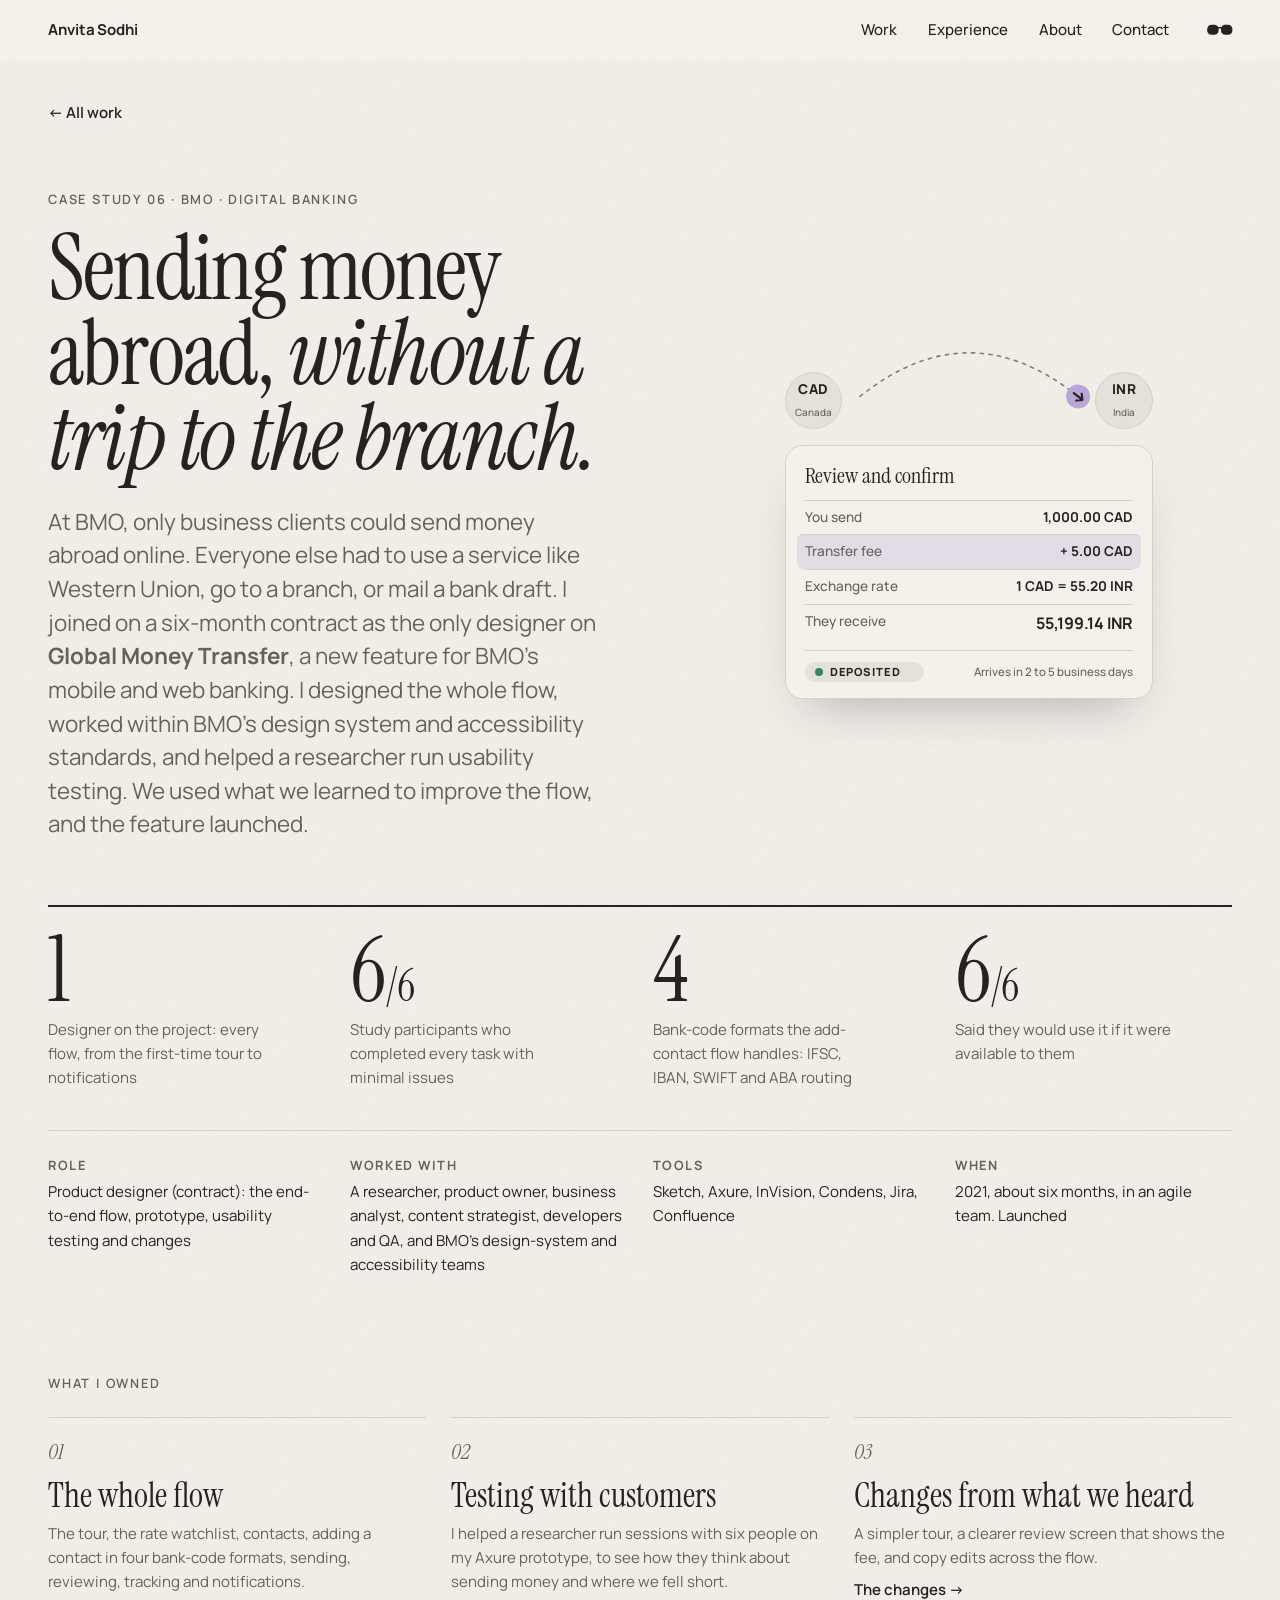
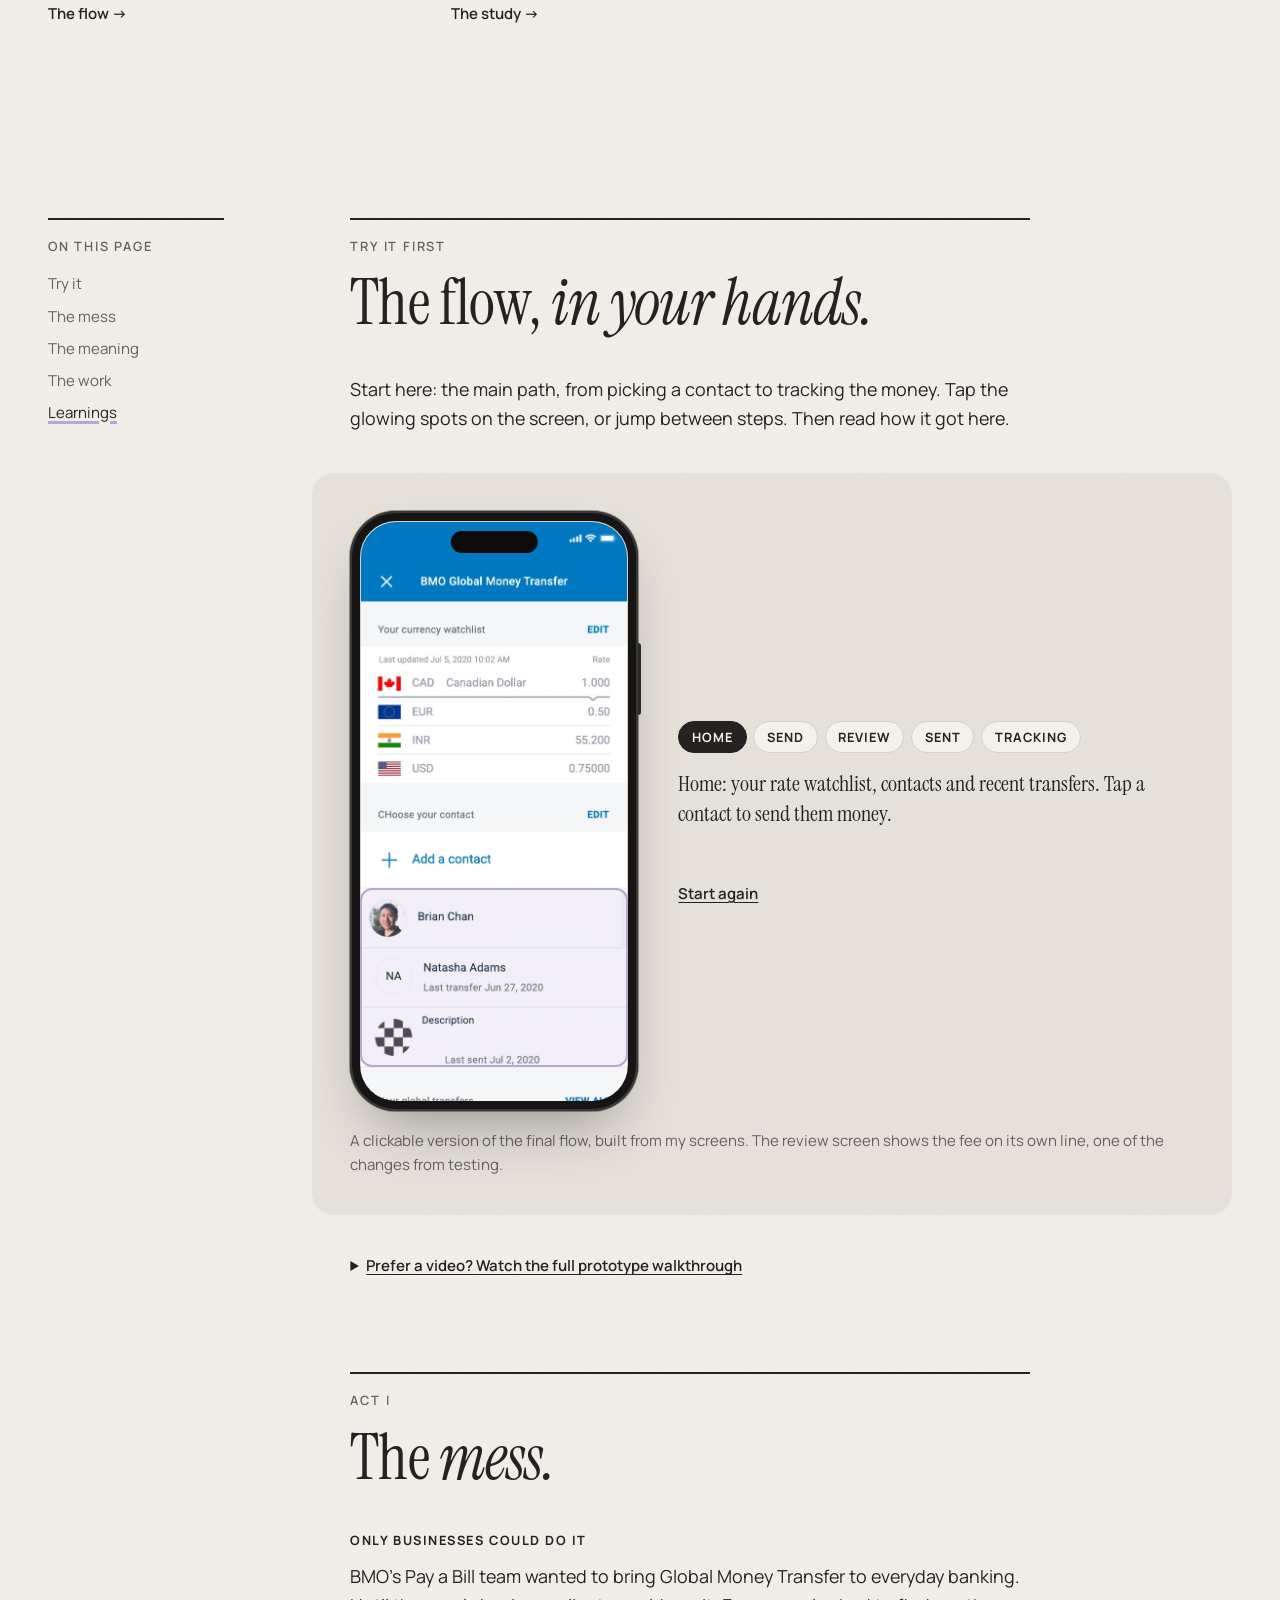
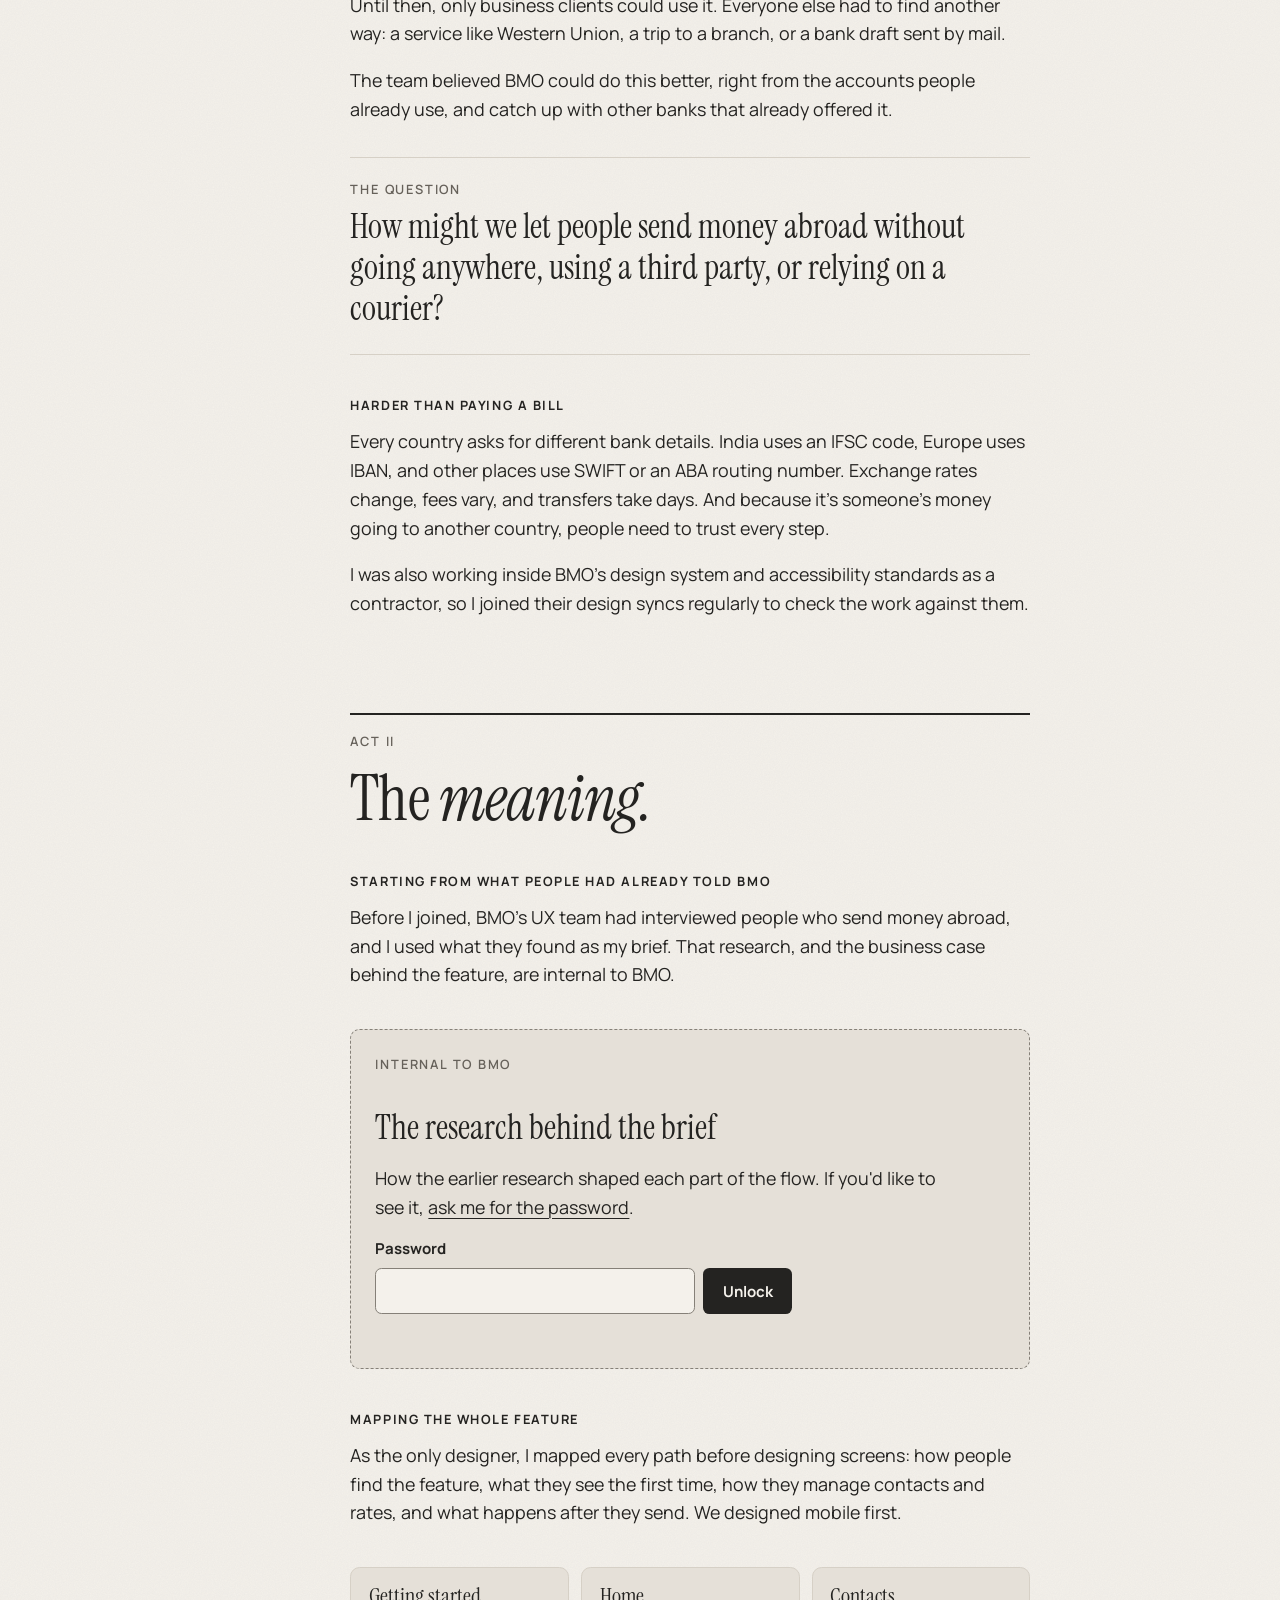
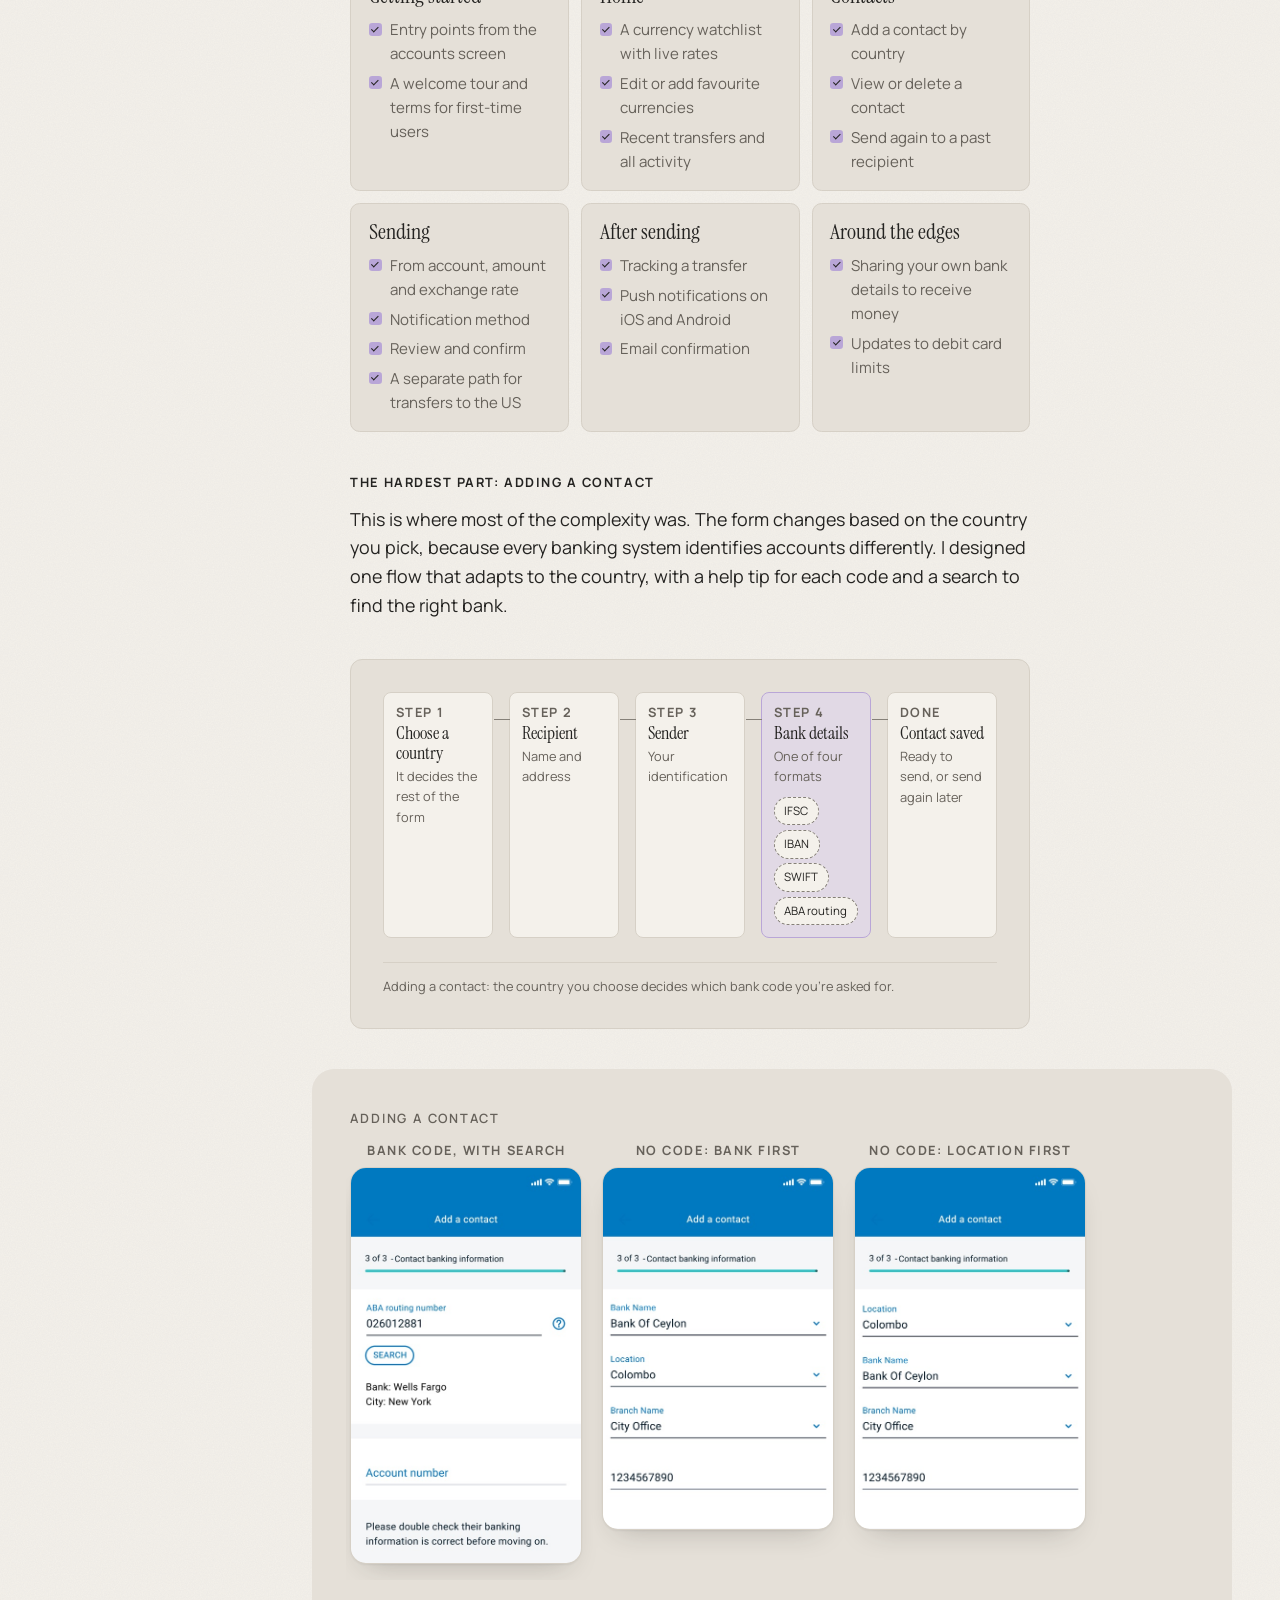
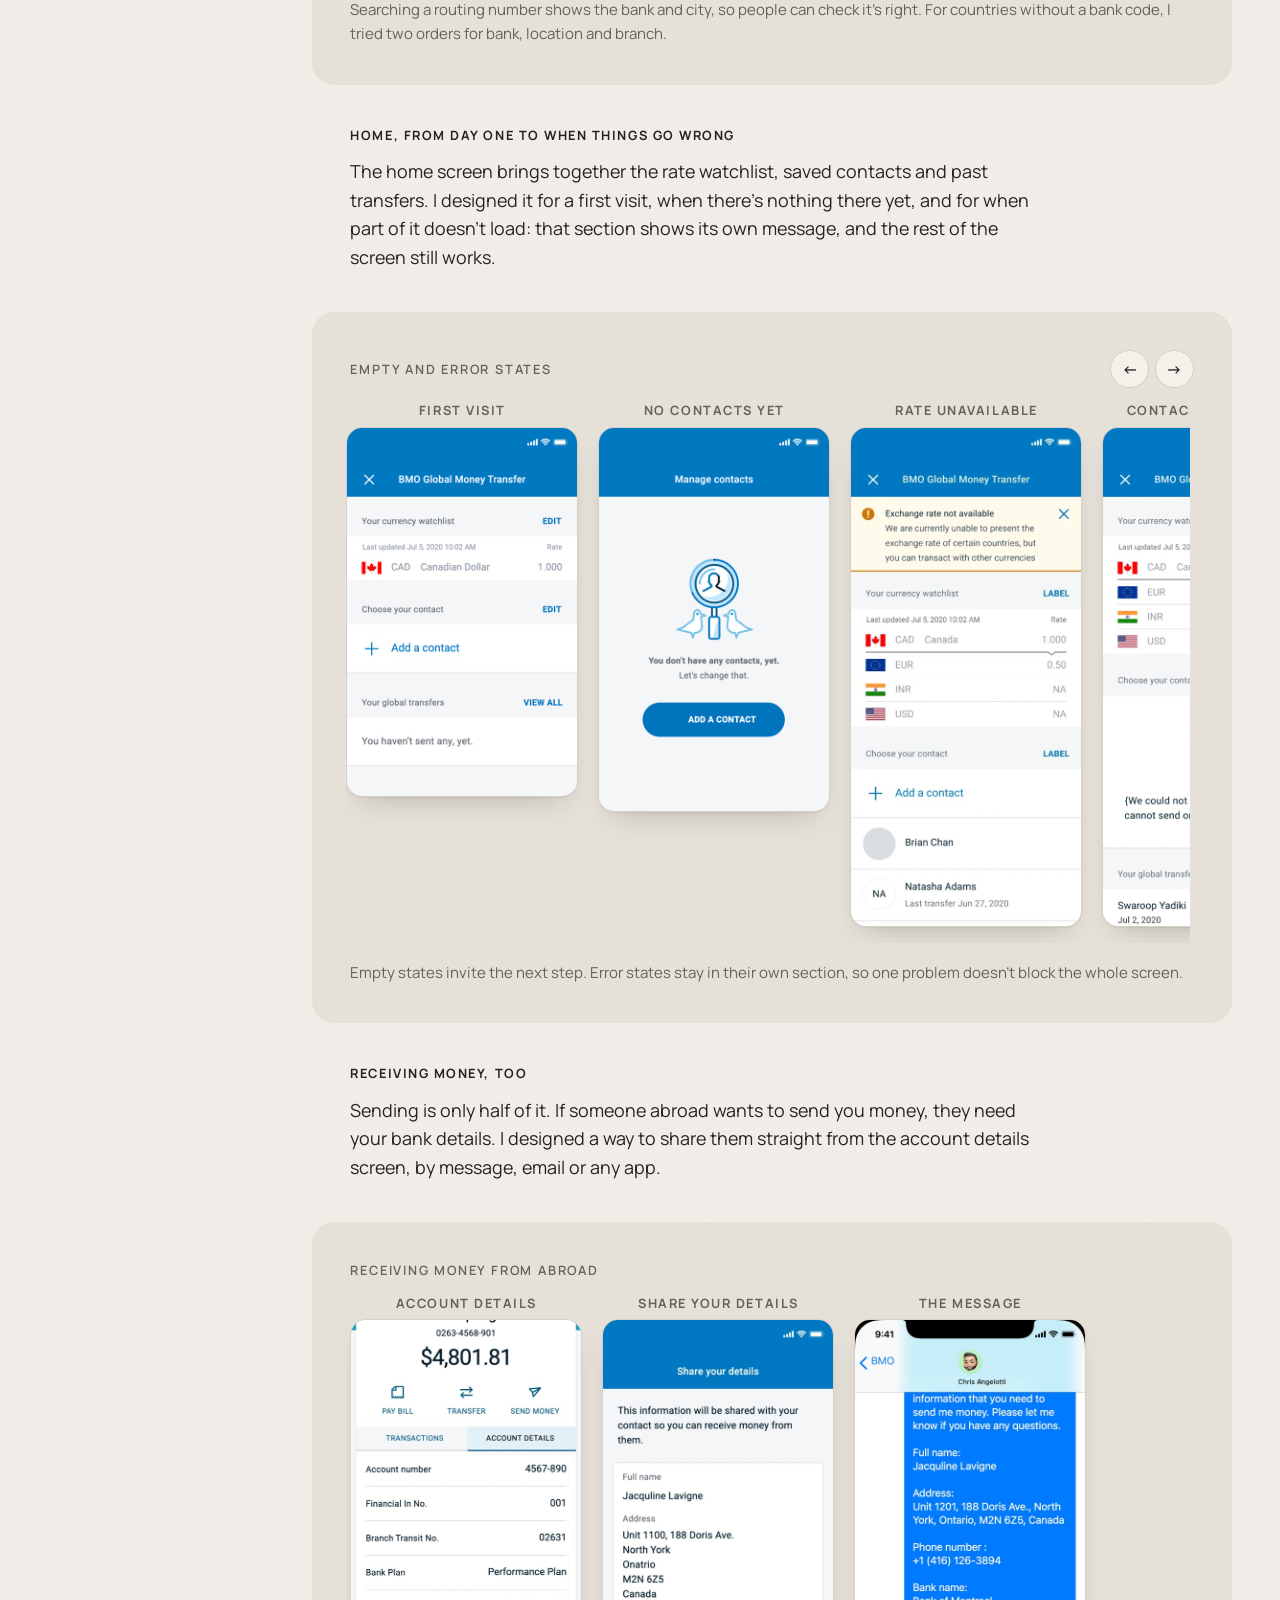
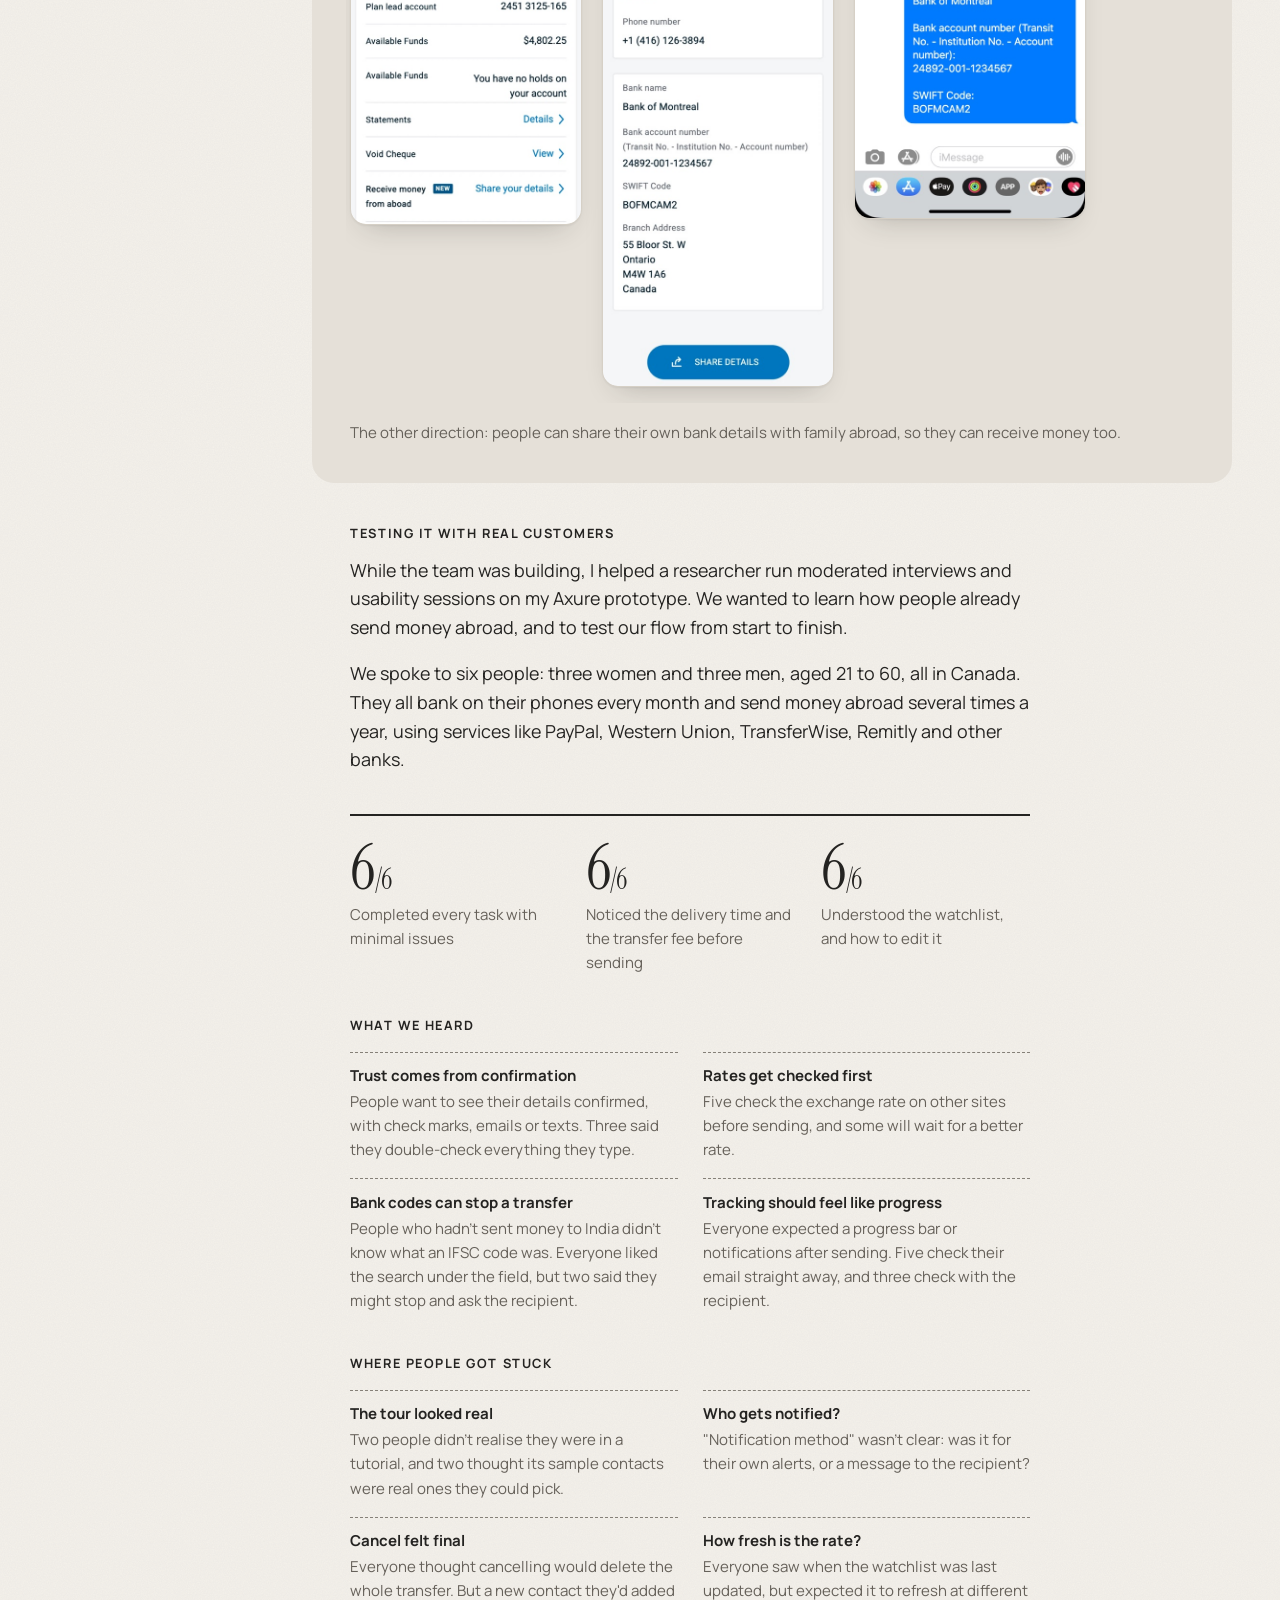
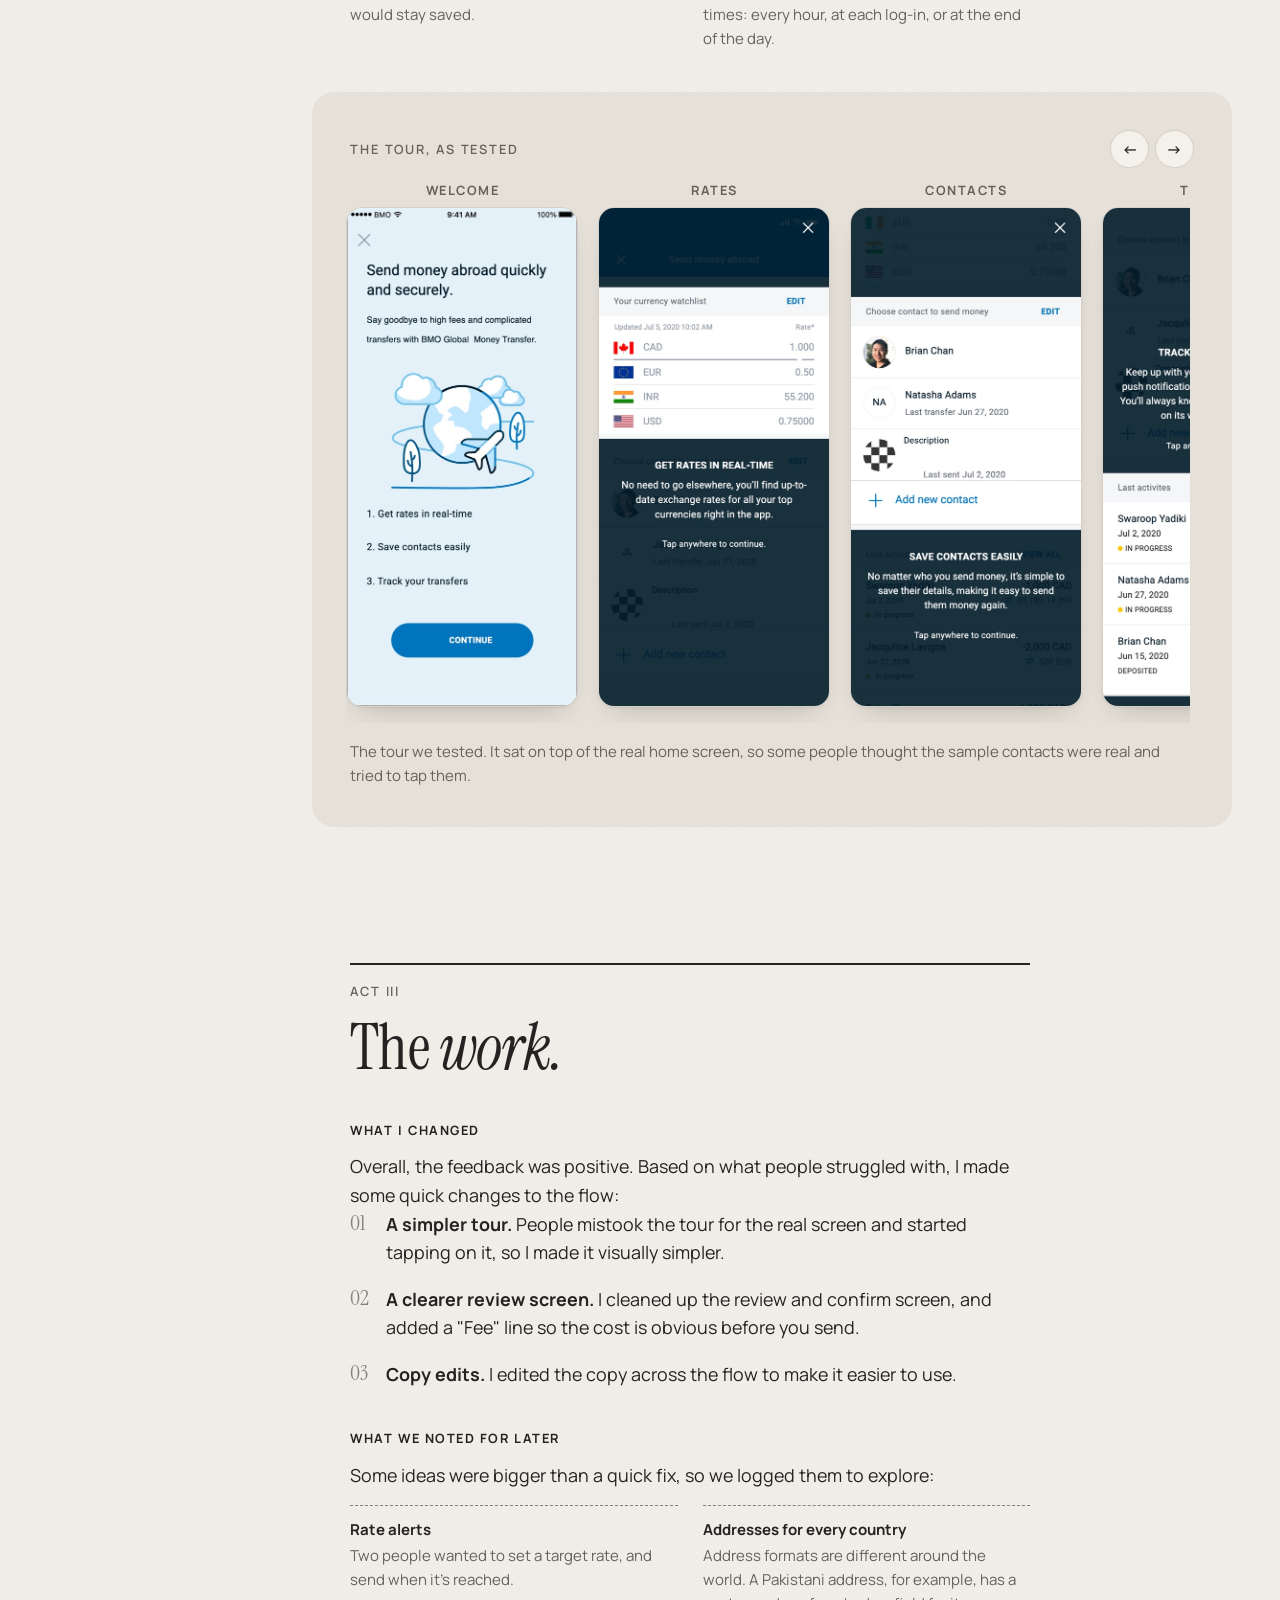
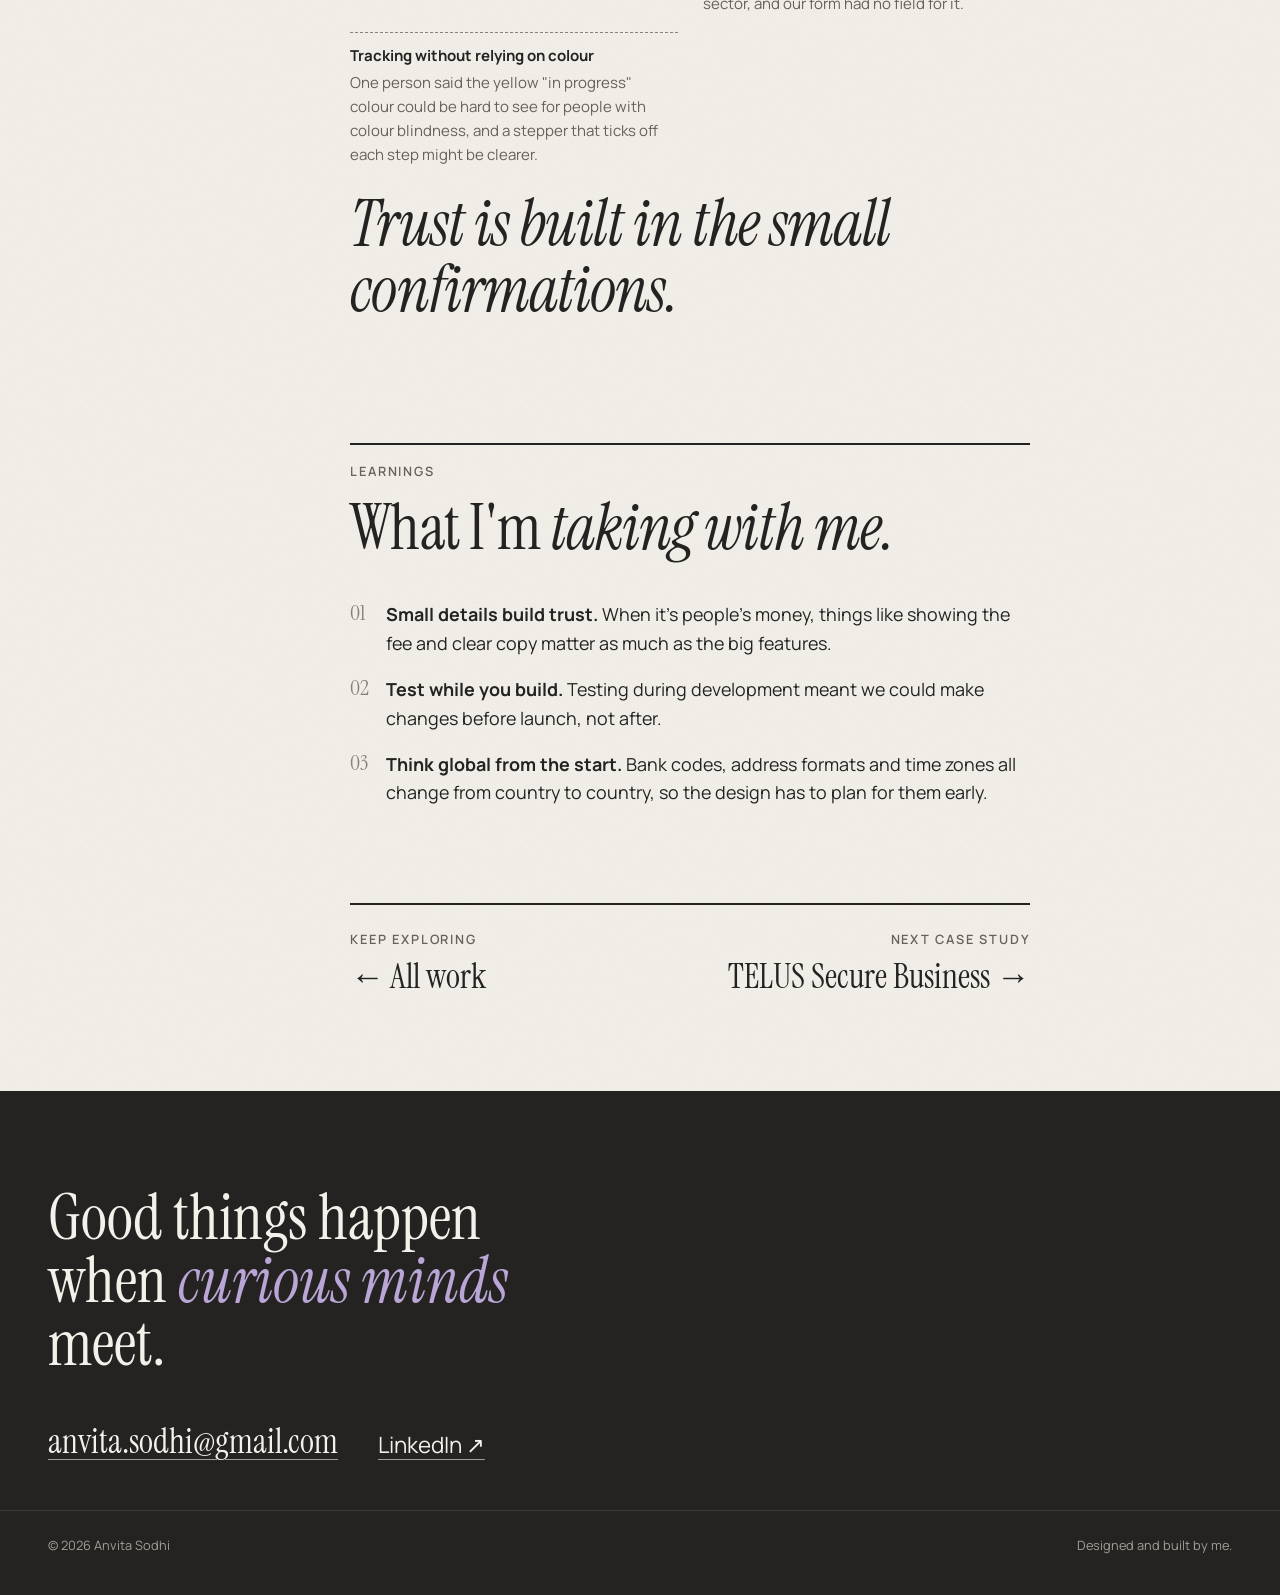
<file: work/global-money-transfer.html>
<!doctype html>
<html lang="en-CA" class="no-js">
<head>
<meta charset="utf-8">
<meta name="viewport" content="width=device-width,initial-scale=1">
<title>Global Money Transfer · Anvita Sodhi</title>
<meta name="description" content="Case study: designing BMO Global Money Transfer, international transfers for everyday banking customers, as the only designer, and reshaping the flow with a six-person usability study.">
<link rel="canonical" href="https://madebyanvita.github.io/work/global-money-transfer.html">
<meta name="theme-color" content="#F4F1EB">
<script>(function(){var t;try{t=localStorage.getItem("theme")}catch(e){}document.documentElement.setAttribute("data-theme",t||(matchMedia("(prefers-color-scheme: dark)").matches?"dark":"light"))})()</script>
<meta property="og:type" content="article">
<meta property="og:site_name" content="Anvita Sodhi">
<meta property="og:title" content="Global Money Transfer: sending money abroad without a trip to the branch">
<meta property="og:description" content="Designing international transfers for BMO's everyday banking customers, end to end, and testing the flow with six participants.">
<meta property="og:url" content="https://madebyanvita.github.io/work/global-money-transfer.html">
<meta property="og:image" content="https://madebyanvita.github.io/assets/og.png">
<meta name="twitter:card" content="summary_large_image">
<link rel="icon" href="../favicon.svg" type="image/svg+xml">
<link rel="preconnect" href="https://fonts.googleapis.com">
<link rel="preconnect" href="https://fonts.gstatic.com" crossorigin>
<link href="https://fonts.googleapis.com/css2?family=Instrument+Serif:ital@0;1&family=Manrope:wght@400..800&display=swap" rel="stylesheet">
<link rel="stylesheet" href="../assets/css/site.css?v=e0ac408e">
<script src="../assets/js/site.js?v=6867fbca" defer></script>
</head>
<body class="case">
<a class="skip" href="#main">Skip to content</a>

<header class="site-header">
  <div class="wrap">
    <a class="wordmark" href="../">Anvita Sodhi</a>
    <div class="header-end">
    <nav class="site-nav" aria-label="Primary">
      <a href="../#work" aria-current="page">Work</a>
      <a href="../#experience">Experience</a>
      <a href="../#about">About</a>
      <a href="../#contact">Contact</a>
    </nav>
    <button class="theme-toggle" type="button" aria-pressed="false" aria-label="Dark mode" title="Lights off"><svg viewBox="0 0 26 12" aria-hidden="true"><rect class="tt-lens" x="1" y="1.5" width="10" height="8.5" rx="3.6"/><rect class="tt-lens" x="15" y="1.5" width="10" height="8.5" rx="3.6"/><rect class="tt-frame" x="1" y="1.5" width="10" height="8.5" rx="3.6"/><rect class="tt-frame" x="15" y="1.5" width="10" height="8.5" rx="3.6"/><path class="tt-frame" d="M11 4.5 C 12 3, 14 3, 15 4.5"/></svg></button>
    </div>
  </div>
</header>

<main id="main">
  <section class="cs-hero">
    <div class="wrap">
      <p class="cs-crumb"><a href="../#work">← All work</a></p>
      <div class="cs-hero-split bp-hero-split">
        <div class="cs-hero-text">
        <p class="label cs-kicker">Case study 06 · BMO · Digital banking</p>
        <h1 class="cs-title">Sending money abroad, <em>without a trip to the branch.</em></h1>
        <p class="cs-lede">At BMO, only business clients could send money abroad online. Everyone else had to use a service like Western Union, go to a branch, or mail a bank draft. I joined on a six-month contract as the only designer on <b>Global Money Transfer</b>, a new feature for BMO's mobile and web banking. I designed the whole flow, worked within BMO's design system and accessibility standards, and helped a researcher run usability testing. We used what we learned to improve the flow, and the feature launched.</p>
        </div>
        <figure class="cs-hero-media gm-live" aria-label="An animated transfer from Canada to India: the plane travels along a dotted route while the transfer card shows the amount, fee and rate, and the status changes from In progress to Deposited">
          <div class="gm-route" aria-hidden="true">
            <span class="gm-place">CAD<small>Canada</small></span>
            <svg viewBox="0 0 220 70" class="gm-arc"><path class="gm-arc-line" d="M10 60 Q110 -20 210 60"/><g class="gm-plane"><circle r="11"/><path d="M-5 0h9M1-4l4 4-4 4"/><animateMotion dur="6s" repeatCount="indefinite" rotate="auto" keyTimes="0;0.55;1" keyPoints="0;1;1" calcMode="linear" path="M10 60 Q110 -20 210 60"/></g></svg>
            <span class="gm-place">INR<small>India</small></span>
          </div>
          <div class="gm-card" aria-hidden="true">
            <p class="gm-card-head">Review and confirm</p>
            <dl>
              <div><dt>You send</dt><dd>1,000.00 CAD</dd></div>
              <div class="gm-fee"><dt>Transfer fee</dt><dd>+ 5.00 CAD</dd></div>
              <div><dt>Exchange rate</dt><dd>1 CAD = 55.20 INR</dd></div>
              <div class="gm-get"><dt>They receive</dt><dd>55,199.14 INR</dd></div>
            </dl>
            <p class="gm-status"><span class="gm-s gm-s--prog"><i></i>In progress</span><span class="gm-s gm-s--done"><i></i>Deposited</span><small>Arrives in 2 to 5 business days</small></p>
          </div>
        </figure>
      </div>
    </div>
  </section>

  <section class="wrap cs-impact" aria-label="At a glance">
    <dl class="cs-stats cs-stats--4">
      <div><dt>Designer on the project: every flow, from the first-time tour to notifications</dt><dd>1</dd></div>
      <div><dt>Study participants who completed every task with minimal issues</dt><dd>6<small>/6</small></dd></div>
      <div><dt>Bank-code formats the add-contact flow handles: IFSC, IBAN, SWIFT and ABA routing</dt><dd>4</dd></div>
      <div><dt>Said they would use it if it were available to them</dt><dd>6<small>/6</small></dd></div>
    </dl>
    <dl class="cs-facts">
      <div><dt>Role</dt><dd>Product designer (contract): the end-to-end flow, prototype, usability testing and changes</dd></div>
      <div><dt>Worked with</dt><dd>A researcher, product owner, business analyst, content strategist, developers and QA, and BMO's design-system and accessibility teams</dd></div>
      <div><dt>Tools</dt><dd>Sketch, Axure, InVision, Condens, Jira, Confluence</dd></div>
      <div><dt>When</dt><dd>2021, about six months, in an agile team. Launched</dd></div>
    </dl>
  </section>

  <section class="cs-glance" aria-labelledby="owned-title">
    <div class="wrap">
      <h2 id="owned-title" class="label">What I owned</h2>
      <ol class="owned">
        <li>
          <p class="owned-n">01</p>
          <h3>The whole flow</h3>
          <p>The tour, the rate watchlist, contacts, adding a contact in four bank-code formats, sending, reviewing, tracking and notifications.</p>
          <a class="owned-link" href="#flow">The flow →</a>
        </li>
        <li>
          <p class="owned-n">02</p>
          <h3>Testing with customers</h3>
          <p>I helped a researcher run sessions with six people on my Axure prototype, to see how they think about sending money and where we fell short.</p>
          <a class="owned-link" href="#study">The study →</a>
        </li>
        <li>
          <p class="owned-n">03</p>
          <h3>Changes from what we heard</h3>
          <p>A simpler tour, a clearer review screen that shows the fee, and copy edits across the flow.</p>
          <a class="owned-link" href="#changes">The changes →</a>
        </li>
      </ol>
    </div>
  </section>

  <div class="wrap cs-layout">
    <nav class="cs-toc" aria-label="On this page">
      <p class="label">On this page</p>
      <ol>
        <li><a href="#try">Try it</a></li>
        <li><a href="#mess">The mess</a></li>
        <li><a href="#meaning">The meaning</a></li>
        <li><a href="#work-act">The work</a></li>
        <li><a href="#learnings">Learnings</a></li>
      </ol>
    </nav>

    <article class="cs-body">
      <section class="act" id="try" aria-labelledby="try-title">
        <header class="act-head"><p class="label">Try it first</p><h2 id="try-title">The flow, <em>in your hands.</em></h2></header>
        <p>Start here: the main path, from picking a contact to tracking the money. Tap the glowing spots on the screen, or jump between steps. Then read how it got here.</p>
        <figure class="cs-figure band gm-proto" data-gm-proto>
          <div class="gm-proto-stage">
            <div class="device gm-proto-device">
              <div class="gm-proto-screen" tabindex="0" aria-label="Prototype screen, scrollable">
                <div class="gm-proto-frame"><img class="gm-proto-img" src="../assets/img/work/bmo/p-home.jpg?v=f90f1c3b" alt="" width="545" height="2000"></div>
              </div>
            </div>
            <div class="gm-proto-side">
              <ol class="gm-proto-steps" aria-label="Steps">
                <li><button type="button" data-step="0">Home</button></li>
                <li><button type="button" data-step="1">Send</button></li>
                <li><button type="button" data-step="3">Review</button></li>
                <li><button type="button" data-step="4">Sent</button></li>
                <li><button type="button" data-step="5">Tracking</button></li>
              </ol>
              <p class="gm-proto-note" aria-live="polite"></p>
              <button type="button" class="gm-proto-restart">Start again</button>
            </div>
          </div>
          <figcaption>A clickable version of the final flow, built from my screens. The review screen shows the fee on its own line, one of the changes from testing.</figcaption>
        </figure>
        <details class="gm-video">
          <summary>Prefer a video? Watch the full prototype walkthrough</summary>
          <div class="video"><iframe src="https://www.youtube-nocookie.com/embed/tATNrS29rAE?rel=0" title="BMO Global Money Transfer: walkthrough of the Axure prototype" loading="lazy" allow="accelerometer; encrypted-media; gyroscope; picture-in-picture; fullscreen" referrerpolicy="strict-origin-when-cross-origin" allowfullscreen></iframe></div>
          <p><a href="https://youtu.be/tATNrS29rAE">Watch on YouTube</a></p>
        </details>
      </section>

      <section class="act" id="mess" aria-labelledby="mess-title">
        <header class="act-head"><p class="label">Act I</p><h2 id="mess-title">The <em>mess.</em></h2></header>

        <h3>Only businesses could do it</h3>
        <p>BMO's Pay a Bill team wanted to bring Global Money Transfer to everyday banking. Until then, only business clients could use it. Everyone else had to find another way: a service like Western Union, a trip to a branch, or a bank draft sent by mail.</p>
        <p>The team believed BMO could do this better, right from the accounts people already use, and catch up with other banks that already offered it.</p>
        <p class="goal"><span class="label">The question</span>How might we let people send money abroad without going anywhere, using a third party, or relying on a courier?</p>

        <h3>Harder than paying a bill</h3>
        <p>Every country asks for different bank details. India uses an IFSC code, Europe uses IBAN, and other places use SWIFT or an ABA routing number. Exchange rates change, fees vary, and transfers take days. And because it's someone's money going to another country, people need to trust every step.</p>
        <p>I was also working inside BMO's design system and accessibility standards as a contractor, so I joined their design syncs regularly to check the work against them.</p>
      </section>

      <section class="act" id="meaning" aria-labelledby="meaning-title">
        <header class="act-head"><p class="label">Act II</p><h2 id="meaning-title">The <em>meaning.</em></h2></header>

        <h3>Starting from what people had already told BMO</h3>
        <p>Before I joined, BMO's UX team had interviewed people who send money abroad, and I used what they found as my brief. That research, and the business case behind the feature, are internal to BMO.</p>
        <div class="bp-lock" data-lock="global-money-transfer">
          <div class="bp-lock-gate">
            <p class="label">Internal to BMO</p>
            <p class="bp-lock-title">The research behind the brief</p>
            <p>How the earlier research shaped each part of the flow. If you'd like to see it, <a href="#contact">ask me for the password</a>.</p>
            <form class="bp-lock-form">
              <label for="lock-pw">Password</label>
              <span class="bp-lock-row"><input id="lock-pw" type="password" autocomplete="off" required><button type="submit">Unlock</button></span>
              <p class="bp-lock-msg" role="status" aria-live="polite"></p>
            </form>
          </div>
          <div class="bp-lock-content" hidden></div>
        </div>

        <h3 id="flow">Mapping the whole feature</h3>
        <p>As the only designer, I mapped every path before designing screens: how people find the feature, what they see the first time, how they manage contacts and rates, and what happens after they send. We designed mobile first.</p>
        <div class="bp-rules gm-areas">
          <section><h4>Getting started</h4><ul><li>Entry points from the accounts screen</li><li>A welcome tour and terms for first-time users</li></ul></section>
          <section><h4>Home</h4><ul><li>A currency watchlist with live rates</li><li>Edit or add favourite currencies</li><li>Recent transfers and all activity</li></ul></section>
          <section><h4>Contacts</h4><ul><li>Add a contact by country</li><li>View or delete a contact</li><li>Send again to a past recipient</li></ul></section>
          <section><h4>Sending</h4><ul><li>From account, amount and exchange rate</li><li>Notification method</li><li>Review and confirm</li><li>A separate path for transfers to the US</li></ul></section>
          <section><h4>After sending</h4><ul><li>Tracking a transfer</li><li>Push notifications on iOS and Android</li><li>Email confirmation</li></ul></section>
          <section><h4>Around the edges</h4><ul><li>Sharing your own bank details to receive money</li><li>Updates to debit card limits</li></ul></section>
        </div>

        <h3>The hardest part: adding a contact</h3>
        <p>This is where most of the complexity was. The form changes based on the country you pick, because every banking system identifies accounts differently. I designed one flow that adapts to the country, with a help tip for each code and a search to find the right bank.</p>
        <figure class="bp-diagram gm-flow">
          <ol>
            <li><span class="bp-dlabel">Step 1</span><b>Choose a country</b><span>It decides the rest of the form</span></li>
            <li><span class="bp-dlabel">Step 2</span><b>Recipient</b><span>Name and address</span></li>
            <li><span class="bp-dlabel">Step 3</span><b>Sender</b><span>Your identification</span></li>
            <li class="gm-flow-key"><span class="bp-dlabel">Step 4</span><b>Bank details</b><span>One of four formats</span>
              <ul class="bp-chips"><li>IFSC</li><li>IBAN</li><li>SWIFT</li><li>ABA routing</li></ul></li>
            <li><span class="bp-dlabel">Done</span><b>Contact saved</b><span>Ready to send, or send again later</span></li>
          </ol>
          <figcaption>Adding a contact: the country you choose decides which bank code you're asked for.</figcaption>
        </figure>
        <figure class="cs-figure band band--rail">
          <div class="rail-head"><span class="label">Adding a contact</span><span class="rail-nav"><button type="button" class="rail-btn" data-dir="-1" aria-label="Previous screens">←</button><button type="button" class="rail-btn" data-dir="1" aria-label="Next screens">→</button></span></div>
          <div class="screens rail gm-top" tabindex="0" aria-label="Add a contact screens, scrollable">
            <div class="screen-item"><span class="screen-label">Bank code, with search</span><img class="screen" src="../assets/img/work/bmo/add-3.jpg?v=837353d4" alt="Add a contact, step 3 of 3: an ABA routing number with a help icon and a Search button, which shows the bank as Wells Fargo in New York, then the account number and a reminder to double-check the banking information" width="480" height="826" loading="lazy"></div>
            <div class="screen-item"><span class="screen-label">No code: bank first</span><img class="screen" src="../assets/img/work/bmo/add-bank-a.jpg?v=e1e6ab27" alt="Banking information for a country without a bank code: dropdowns for bank name, then location, then branch, and an account number" width="480" height="755" loading="lazy"></div>
            <div class="screen-item"><span class="screen-label">No code: location first</span><img class="screen" src="../assets/img/work/bmo/add-bank-b.jpg?v=6182ba6b" alt="The same form with location first, then bank name, then branch" width="480" height="755" loading="lazy"></div>
          </div>
          <figcaption>Searching a routing number shows the bank and city, so people can check it's right. For countries without a bank code, I tried two orders for bank, location and branch.</figcaption>
        </figure>

        <h3>Home, from day one to when things go wrong</h3>
        <p>The home screen brings together the rate watchlist, saved contacts and past transfers. I designed it for a first visit, when there's nothing there yet, and for when part of it doesn't load: that section shows its own message, and the rest of the screen still works.</p>
        <figure class="cs-figure band band--rail">
          <div class="rail-head"><span class="label">Empty and error states</span><span class="rail-nav"><button type="button" class="rail-btn" data-dir="-1" aria-label="Previous screens">←</button><button type="button" class="rail-btn" data-dir="1" aria-label="Next screens">→</button></span></div>
          <div class="screens rail gm-top" tabindex="0" aria-label="Home screen empty and error states, scrollable">
            <div class="screen-item"><span class="screen-label">First visit</span><img class="screen" src="../assets/img/work/bmo/empty-home.jpg?v=2f49a4b4" alt="Home screen before any transfers: the watchlist shows only CAD, an Add a contact link, and You haven't sent any, yet" width="480" height="768" loading="lazy"></div>
            <div class="screen-item"><span class="screen-label">No contacts yet</span><img class="screen" src="../assets/img/work/bmo/empty-contacts.jpg?v=d74f0b82" alt="Manage contacts empty state: an illustration of a magnifying glass and two birds, You don't have any contacts, yet. Let's change that. With an Add a contact button" width="480" height="800" loading="lazy"></div>
            <div class="screen-item"><span class="screen-label">Rate unavailable</span><img class="screen" src="../assets/img/work/bmo/home-rate.jpg?v=f0cc32e0" alt="Home screen with a warning that the exchange rate isn't available for some countries, and NA shown for INR and USD in the watchlist" width="480" height="1039" loading="lazy"></div>
            <div class="screen-item"><span class="screen-label">Contacts didn't load</span><img class="screen" src="../assets/img/work/bmo/home-contacts.jpg?v=e79e1946" alt="Home screen where the contacts section shows a message that the contact list couldn't be loaded, while the watchlist still works" width="480" height="1040" loading="lazy"></div>
            <div class="screen-item"><span class="screen-label">History didn't load</span><img class="screen" src="../assets/img/work/bmo/home-history.jpg?v=982c5fda" alt="Home screen where the global transfers section shows a message that the transaction history couldn't be loaded, while contacts still show" width="480" height="1040" loading="lazy"></div>
          </div>
          <figcaption>Empty states invite the next step. Error states stay in their own section, so one problem doesn't block the whole screen.</figcaption>
        </figure>

        <h3>Receiving money, too</h3>
        <p>Sending is only half of it. If someone abroad wants to send you money, they need your bank details. I designed a way to share them straight from the account details screen, by message, email or any app.</p>
        <figure class="cs-figure band band--rail">
          <div class="rail-head"><span class="label">Receiving money from abroad</span><span class="rail-nav"><button type="button" class="rail-btn" data-dir="-1" aria-label="Previous screens">←</button><button type="button" class="rail-btn" data-dir="1" aria-label="Next screens">→</button></span></div>
          <div class="screens rail gm-top" tabindex="0" aria-label="Receiving money screens, scrollable">
            <div class="screen-item"><span class="screen-label">Account details</span><img class="screen" src="../assets/img/work/bmo/recv-account.jpg?v=0bcc68b3" alt="Chequing account details with a new row: Receive money from abroad, Share your details" width="480" height="1051" loading="lazy"></div>
            <div class="screen-item"><span class="screen-label">Share your details</span><img class="screen" src="../assets/img/work/bmo/recv-share.jpg?v=a8f8e885" alt="Share your details: name, address and phone, then bank name, account number, SWIFT code and branch address, with a Share details button" width="480" height="1390" loading="lazy"></div>
            <div class="screen-item"><span class="screen-label">The message</span><img class="screen" src="../assets/img/work/bmo/recv-message.jpg?v=b09812a8" alt="A text message with everything the sender abroad needs: name, address, phone, bank, account number and SWIFT code" width="480" height="1039" loading="lazy"></div>
          </div>
          <figcaption>The other direction: people can share their own bank details with family abroad, so they can receive money too.</figcaption>
        </figure>

        <h3 id="study">Testing it with real customers</h3>
        <p>While the team was building, I helped a researcher run moderated interviews and usability sessions on my Axure prototype. We wanted to learn how people already send money abroad, and to test our flow from start to finish.</p>
        <p>We spoke to six people: three women and three men, aged 21 to 60, all in Canada. They all bank on their phones every month and send money abroad several times a year, using services like PayPal, Western Union, TransferWise, Remitly and other banks.</p>
        <dl class="cs-stats proof-stats gm-stats">
          <div><dt>Completed every task with minimal issues</dt><dd>6<small>/6</small></dd></div>
          <div><dt>Noticed the delivery time and the transfer fee before sending</dt><dd>6<small>/6</small></dd></div>
          <div><dt>Understood the watchlist, and how to edit it</dt><dd>6<small>/6</small></dd></div>
        </dl>

        <h3>What we heard</h3>
        <ul class="wip">
          <li><b>Trust comes from confirmation</b>People want to see their details confirmed, with check marks, emails or texts. Three said they double-check everything they type.</li>
          <li><b>Rates get checked first</b>Five check the exchange rate on other sites before sending, and some will wait for a better rate.</li>
          <li><b>Bank codes can stop a transfer</b>People who hadn't sent money to India didn't know what an IFSC code was. Everyone liked the search under the field, but two said they might stop and ask the recipient.</li>
          <li><b>Tracking should feel like progress</b>Everyone expected a progress bar or notifications after sending. Five check their email straight away, and three check with the recipient.</li>
        </ul>

        <h3>Where people got stuck</h3>
        <ul class="wip">
          <li><b>The tour looked real</b>Two people didn't realise they were in a tutorial, and two thought its sample contacts were real ones they could pick.</li>
          <li><b>Who gets notified?</b>"Notification method" wasn't clear: was it for their own alerts, or a message to the recipient?</li>
          <li><b>Cancel felt final</b>Everyone thought cancelling would delete the whole transfer. But a new contact they'd added would stay saved.</li>
          <li><b>How fresh is the rate?</b>Everyone saw when the watchlist was last updated, but expected it to refresh at different times: every hour, at each log-in, or at the end of the day.</li>
        </ul>
        <figure class="cs-figure band band--rail">
          <div class="rail-head"><span class="label">The tour, as tested</span><span class="rail-nav"><button type="button" class="rail-btn" data-dir="-1" aria-label="Previous screens">←</button><button type="button" class="rail-btn" data-dir="1" aria-label="Next screens">→</button></span></div>
          <div class="screens rail" tabindex="0" aria-label="Tour screens, scrollable">
            <div class="screen-item"><span class="screen-label">Welcome</span><img class="screen" src="../assets/img/work/bmo/tour-1.jpg?v=fcc53752" alt="Welcome screen: Send money abroad quickly and securely, with an illustration of a globe and a plane, and three points: get rates in real time, save contacts easily, track your transfers" width="480" height="1039" loading="lazy"></div>
            <div class="screen-item"><span class="screen-label">Rates</span><img class="screen" src="../assets/img/work/bmo/tour-2.jpg?v=3e8c8cd9" alt="Tour step over the home screen highlighting the currency watchlist: Get rates in real time. Tap anywhere to continue." width="480" height="1039" loading="lazy"></div>
            <div class="screen-item"><span class="screen-label">Contacts</span><img class="screen" src="../assets/img/work/bmo/tour-3.jpg?v=3109d8ac" alt="Tour step highlighting the contact list with sample contacts: Save contacts easily" width="480" height="1039" loading="lazy"></div>
            <div class="screen-item"><span class="screen-label">Tracking</span><img class="screen" src="../assets/img/work/bmo/tour-4.jpg?v=18e032e6" alt="Tour step highlighting recent transfers with in-progress and deposited statuses and a Send again button: Track your transfers" width="480" height="1039" loading="lazy"></div>
            <div class="screen-item"><span class="screen-label">Done</span><img class="screen" src="../assets/img/work/bmo/tour-5.jpg?v=3f4eeed5" alt="Last tour step: That's it! Did you get all that? With Got it and Start again buttons" width="480" height="1039" loading="lazy"></div>
          </div>
          <figcaption>The tour we tested. It sat on top of the real home screen, so some people thought the sample contacts were real and tried to tap them.</figcaption>
        </figure>
      </section>

      <section class="act" id="work-act" aria-labelledby="work-title">
        <header class="act-head"><p class="label">Act III</p><h2 id="work-title">The <em>work.</em></h2></header>

        <h3 id="changes">What I changed</h3>
        <p>Overall, the feedback was positive. Based on what people struggled with, I made some quick changes to the flow:</p>
        <ol class="learnings">
          <li><b>A simpler tour.</b> People mistook the tour for the real screen and started tapping on it, so I made it visually simpler.</li>
          <li><b>A clearer review screen.</b> I cleaned up the review and confirm screen, and added a "Fee" line so the cost is obvious before you send.</li>
          <li><b>Copy edits.</b> I edited the copy across the flow to make it easier to use.</li>
        </ol>

        <h3>What we noted for later</h3>
        <p>Some ideas were bigger than a quick fix, so we logged them to explore:</p>
        <ul class="wip">
          <li><b>Rate alerts</b>Two people wanted to set a target rate, and send when it's reached.</li>
          <li><b>Addresses for every country</b>Address formats are different around the world. A Pakistani address, for example, has a sector, and our form had no field for it.</li>
          <li><b>Tracking without relying on colour</b>One person said the yellow "in progress" colour could be hard to see for people with colour blindness, and a stepper that ticks off each step might be clearer.</li>
        </ul>
        <p class="pull">Trust is built in the small confirmations.</p>
      </section>

      <section class="act" id="learnings" aria-labelledby="learnings-title">
        <header class="act-head"><p class="label">Learnings</p><h2 id="learnings-title">What I'm <em>taking with me.</em></h2></header>
        <ol class="learnings">
          <li><b>Small details build trust.</b> When it's people's money, things like showing the fee and clear copy matter as much as the big features.</li>
          <li><b>Test while you build.</b> Testing during development meant we could make changes before launch, not after.</li>
          <li><b>Think global from the start.</b> Bank codes, address formats and time zones all change from country to country, so the design has to plan for them early.</li>
        </ol>
      </section>

      <nav class="pager pager--two" aria-label="More work">
        <a href="/#work"><span class="label">Keep exploring</span><strong>← All work</strong></a>
        <a class="next" href="telus-secure-business.html"><span class="label">Next case study</span><strong>TELUS Secure Business →</strong></a>
      </nav>
    </article>
  </div>
</main>

<footer class="on-ink cs-footer" id="contact">
  <div class="wrap">
    <p class="cs-footer-line">Good things happen when <em>curious minds</em> meet.</p>
    <p class="contact-links"><a class="email" href="mailto:anvita.sodhi@gmail.com">anvita.sodhi@gmail.com</a> <a href="https://www.linkedin.com/in/anvitasodhi" rel="me">LinkedIn ↗</a></p>
  </div>
  <div class="site-footer"><div class="wrap"><span>© 2026 Anvita Sodhi</span><span>Designed and built by me.</span></div></div>
</footer>
<p class="preview-banner" role="status">Preview mode: drafts are visible. The live site hides them.</p>
<script>
(function () {
  var svg = document.querySelector('.gm-arc');
  if (svg && window.matchMedia('(prefers-reduced-motion: reduce)').matches && svg.pauseAnimations) { svg.setCurrentTime(3.4); svg.pauseAnimations(); }
})();
</script>
<script>
(function () {
  var root = document.querySelector('[data-gm-proto]');
  if (!root) return;
  var base = '../assets/img/work/bmo/';
  var steps = [
    { src: 'p-home.jpg', w: 545, h: 2000, chip: 0, note: 'Home: your rate watchlist, contacts and recent transfers. Tap a contact to send them money.', alt: 'Global Money Transfer home with the currency watchlist, saved contacts and recent transfers',
      hot: [{ x: 0, y: 37.5, w: 100, h: 18.3, go: 1, label: 'Pick a contact' }] },
    { src: 'p-send.jpg', w: 691, h: 2000, chip: 1, note: 'Sending to Swaroop. The rate, the delivery time and the $5 fee are all on this screen. Tap the amount to fill it in.', alt: 'Send money screen for Swaroop Yadiki with empty amounts, the exchange rate, delivery time and the $5 fee',
      hot: [{ x: 5, y: 41.5, w: 44, h: 7, go: 2, label: 'Enter an amount' }] },
    { src: 'p-send-2.jpg', w: 661, h: 2000, chip: 1, note: '1,000 CAD becomes 55,199.14 INR, sent from Chequing. Tap Continue.', alt: 'Send money screen filled in: 1,000 CAD to 55,199.14 INR from Chequing, with email notifications',
      hot: [{ x: 18, y: 87.8, w: 64, h: 5.6, go: 3, label: 'Continue' }] },
    { src: 'p-review.jpg', w: 649, h: 2000, chip: 3, note: 'Review and confirm: the total, the amount, and the transfer fee on its own line. Tap Confirm transfer.', alt: 'Review and confirm screen: total 1,005 CAD, transfer amount, a separate transfer fee line, account, recipient, rate and alert',
      hot: [{ x: 18, y: 90.8, w: 57, h: 5.4, go: 4, label: 'Confirm transfer' }] },
    { src: 'p-sent.jpg', w: 750, h: 1752, chip: 4, note: 'Sent. It says what happens next and when. Tap Check status.', alt: 'Confirmation: We have received your request to transfer, with the amount, what happens next and buttons for All done and Check status',
      hot: [{ x: 17, y: 84.3, w: 64, h: 6.8, go: 5, label: 'Check status' }, { x: 17, y: 76, w: 64, h: 6.8, go: 0, label: 'All done' }] },
    { src: 'p-pending.jpg', w: 357, h: 2000, chip: 5, note: 'In progress, with the confirmation number and every detail of the transfer. Tap the status to skip ahead a few days.', alt: 'Transfer details with the status In progress, the date sent and the confirmation number',
      hot: [{ x: 4, y: 10.6, w: 92, h: 17, go: 6, label: 'Skip ahead to deposited' }] },
    { src: 'p-deposited.jpg', w: 512, h: 2000, chip: 5, note: 'Deposited. The money has arrived. Start again to send another.', alt: 'Transfer details with the status Deposited on July 5', hot: [] }
  ];
  var screen = root.querySelector('.gm-proto-screen'), frame = root.querySelector('.gm-proto-frame'), img = root.querySelector('.gm-proto-img'), note = root.querySelector('.gm-proto-note');
  var chips = root.querySelectorAll('[data-step]');
  steps.forEach(function (st) { var i = new Image(); i.src = base + st.src; });
  function show(n, focus) {
    var st = steps[n];
    img.src = base + st.src; img.width = st.w; img.height = st.h; img.alt = st.alt;
    frame.querySelectorAll('.gm-hot').forEach(function (b) { b.remove(); });
    st.hot.forEach(function (h) {
      var b = document.createElement('button');
      b.type = 'button'; b.className = 'gm-hot'; b.setAttribute('aria-label', h.label);
      b.style.cssText = 'left:' + h.x + '%;top:' + h.y + '%;width:' + h.w + '%;height:' + h.h + '%';
      b.addEventListener('click', function () { show(h.go, true); });
      frame.appendChild(b);
    });
    chips.forEach(function (c) { c.setAttribute('aria-current', String(+c.dataset.step === st.chip || (st.chip === 1 && c.dataset.step === '1') ? 'step' : 'false')); });
    note.textContent = st.note;
    screen.scrollTop = 0;
    var first = frame.querySelector('.gm-hot');
    if (first && st.hot[0].y > 50) setTimeout(function () { screen.scrollTo({ top: first.offsetTop - screen.clientHeight * 0.55, behavior: matchMedia('(prefers-reduced-motion: reduce)').matches ? 'auto' : 'smooth' }); }, 350);
    if (focus && first) first.focus({ preventScroll: true });
  }
  chips.forEach(function (c) { c.addEventListener('click', function () { show(+c.dataset.step); }); });
  root.querySelector('.gm-proto-restart').addEventListener('click', function () { show(0); });
  show(0);
})();
</script>
<script>
document.querySelectorAll('[data-lock]').forEach(function (box) {
  var form = box.querySelector('form'), msg = box.querySelector('.bp-lock-msg'), out = box.querySelector('.bp-lock-content');
  function b64(s) { return Uint8Array.from(atob(s), function (c) { return c.charCodeAt(0); }); }
  form.addEventListener('submit', async function (e) {
    e.preventDefault();
    var btn = form.querySelector('button'); btn.disabled = true; msg.textContent = 'Unlocking…';
    try {
      var d = await (await fetch('../assets/locked/' + box.dataset.lock + '.json')).json();
      var pw = new TextEncoder().encode(form.querySelector('input').value.normalize('NFC'));
      var base = await crypto.subtle.importKey('raw', pw, 'PBKDF2', false, ['deriveKey']);
      var key = await crypto.subtle.deriveKey({ name: 'PBKDF2', salt: b64(d.salt), iterations: d.iter, hash: 'SHA-256' }, base, { name: 'AES-GCM', length: 256 }, false, ['decrypt']);
      var html = new TextDecoder().decode(await crypto.subtle.decrypt({ name: 'AES-GCM', iv: b64(d.iv) }, key, b64(d.data)));
      out.innerHTML = html; out.hidden = false; box.querySelector('.bp-lock-gate').hidden = true; box.classList.add('is-open');
      if (window.zoomWire) out.querySelectorAll('img').forEach(window.zoomWire);
    } catch (err) {
      msg.textContent = "That password didn't work. Try again, or ask me for it.";
      btn.disabled = false;
    }
  });
});
</script>
</body>
</html>
</file>
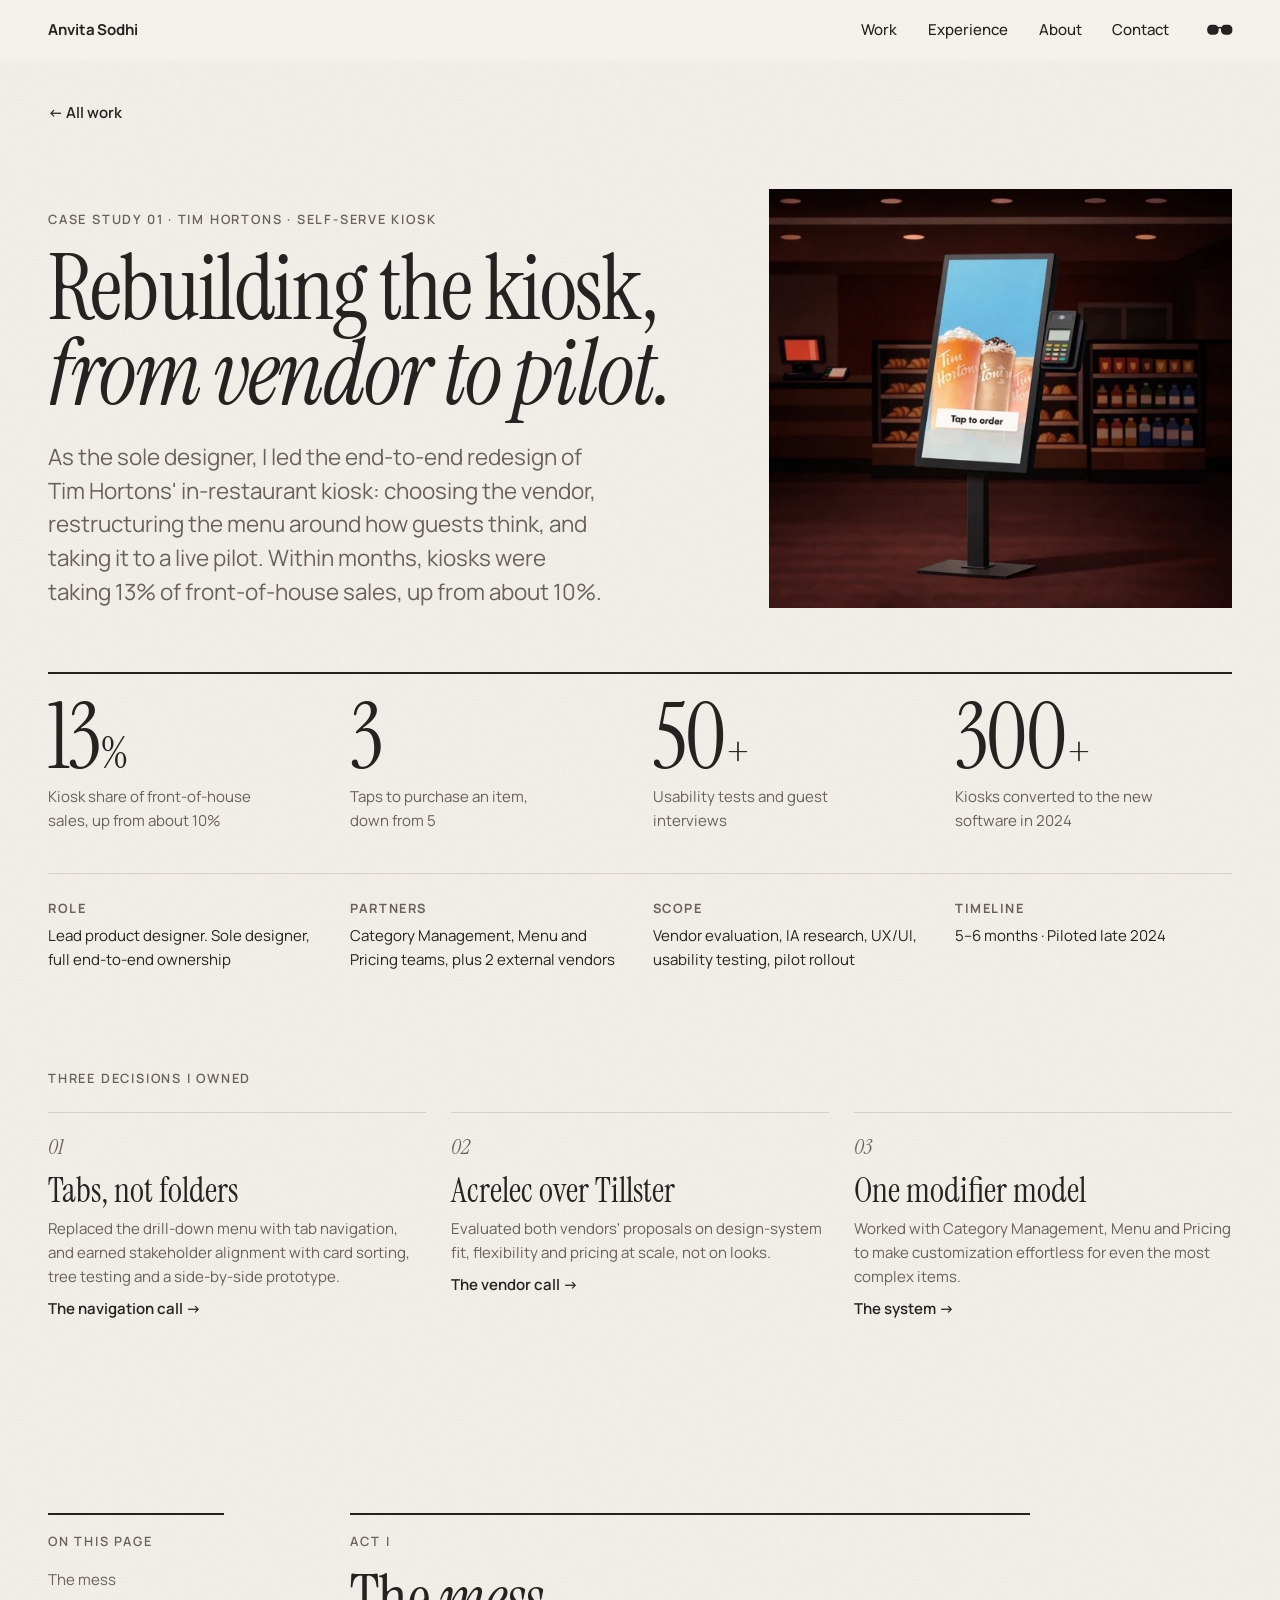
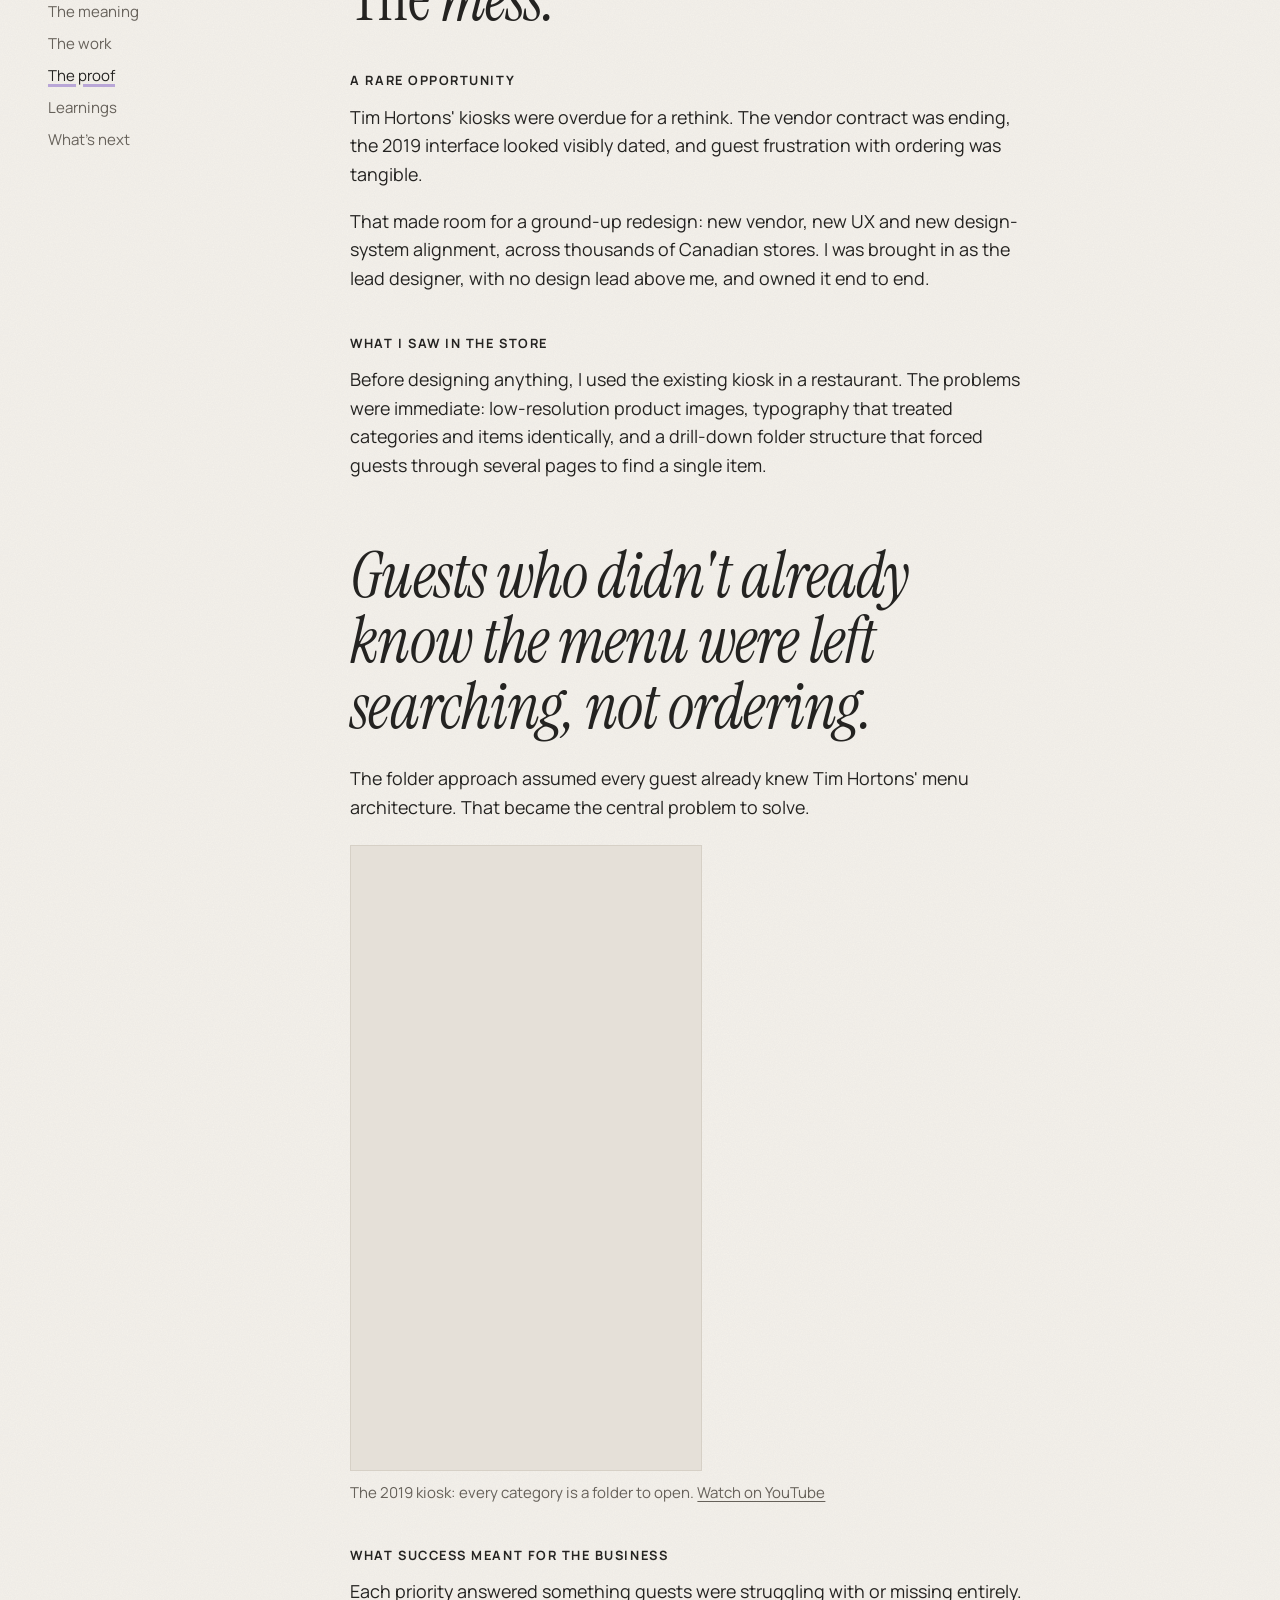
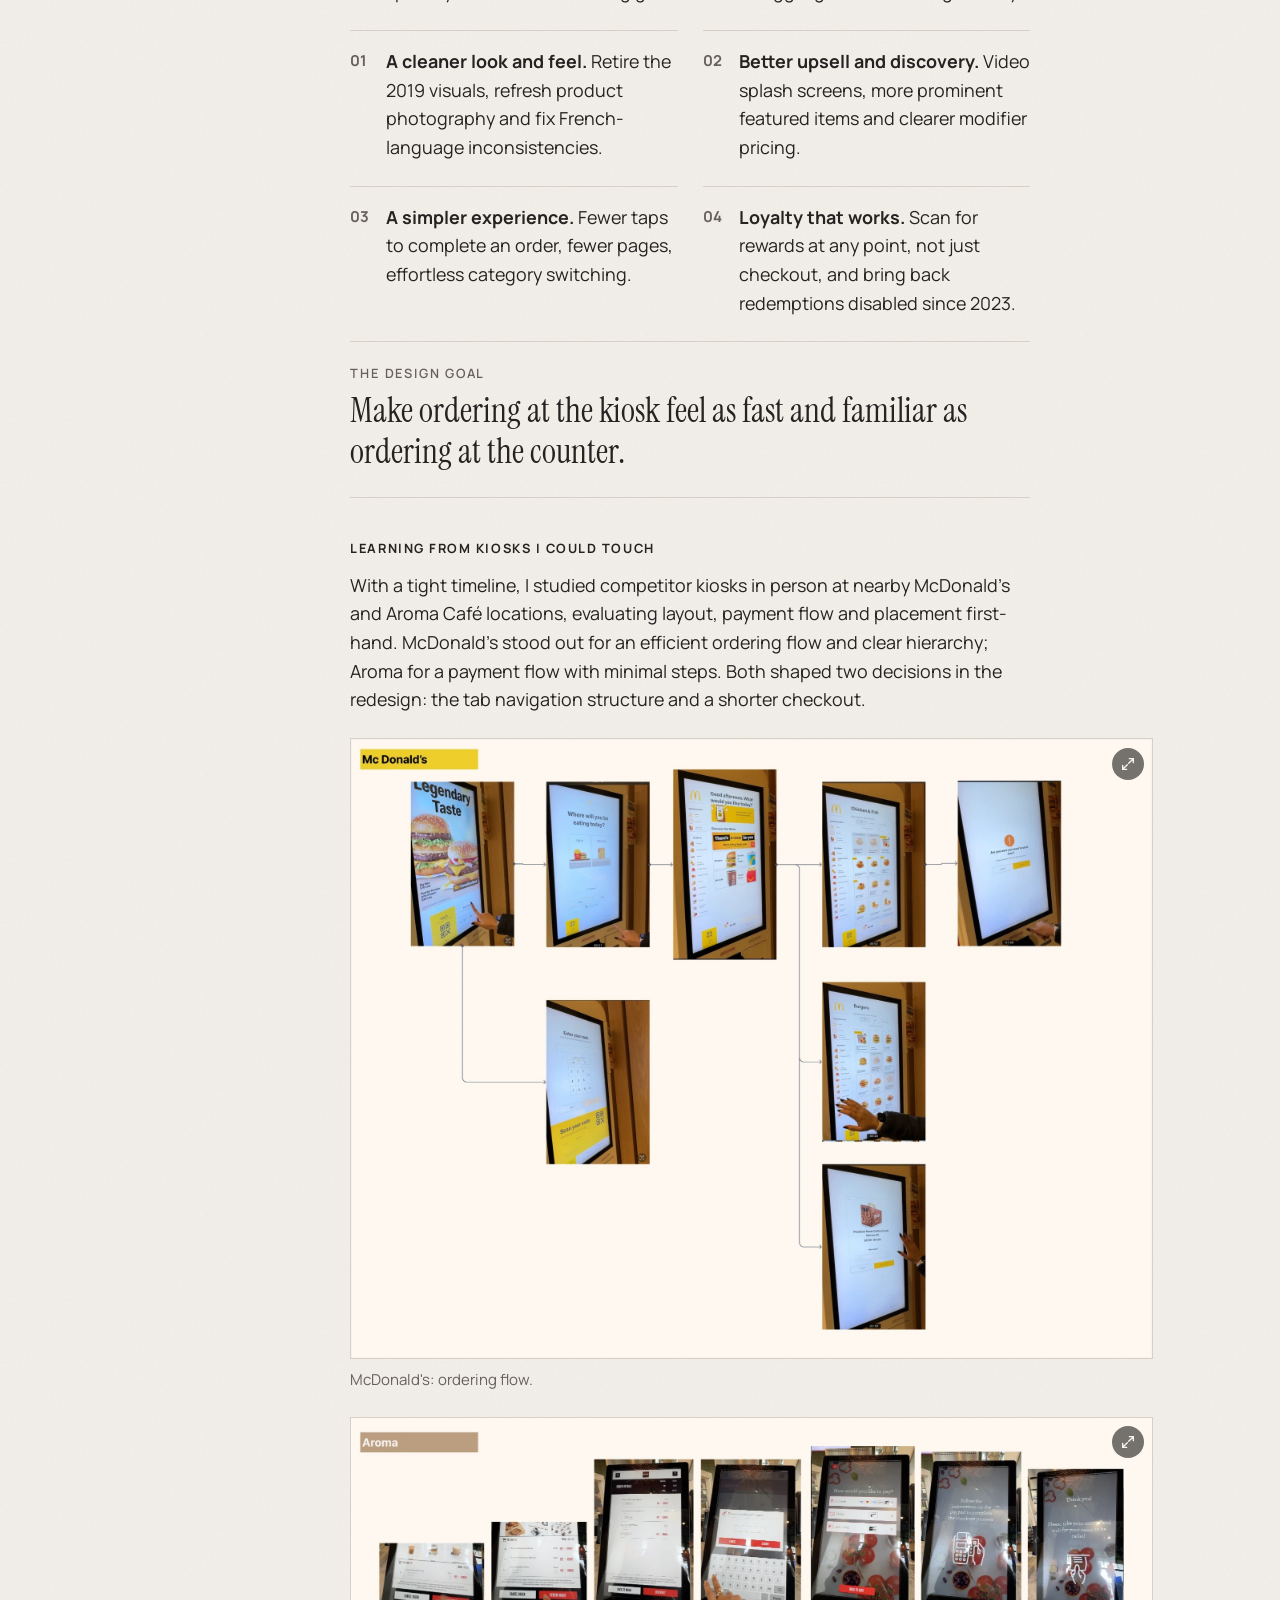
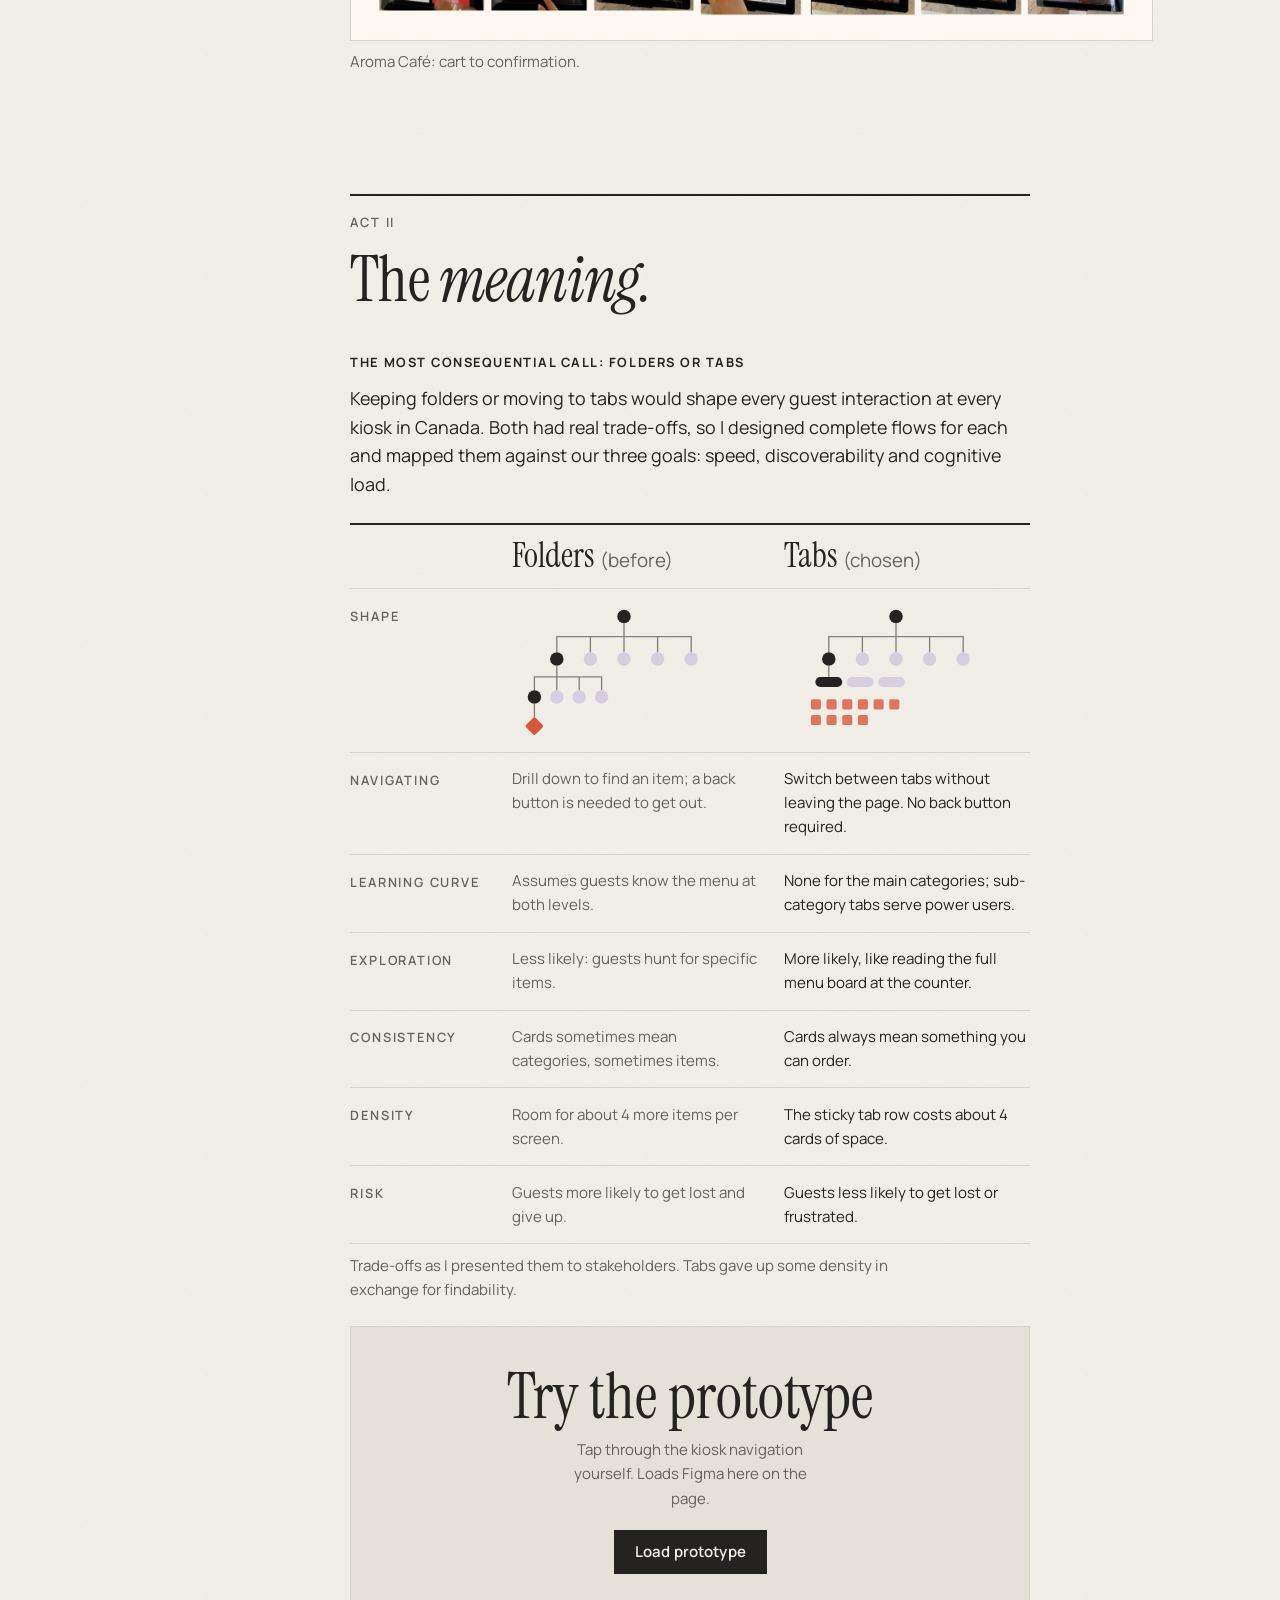
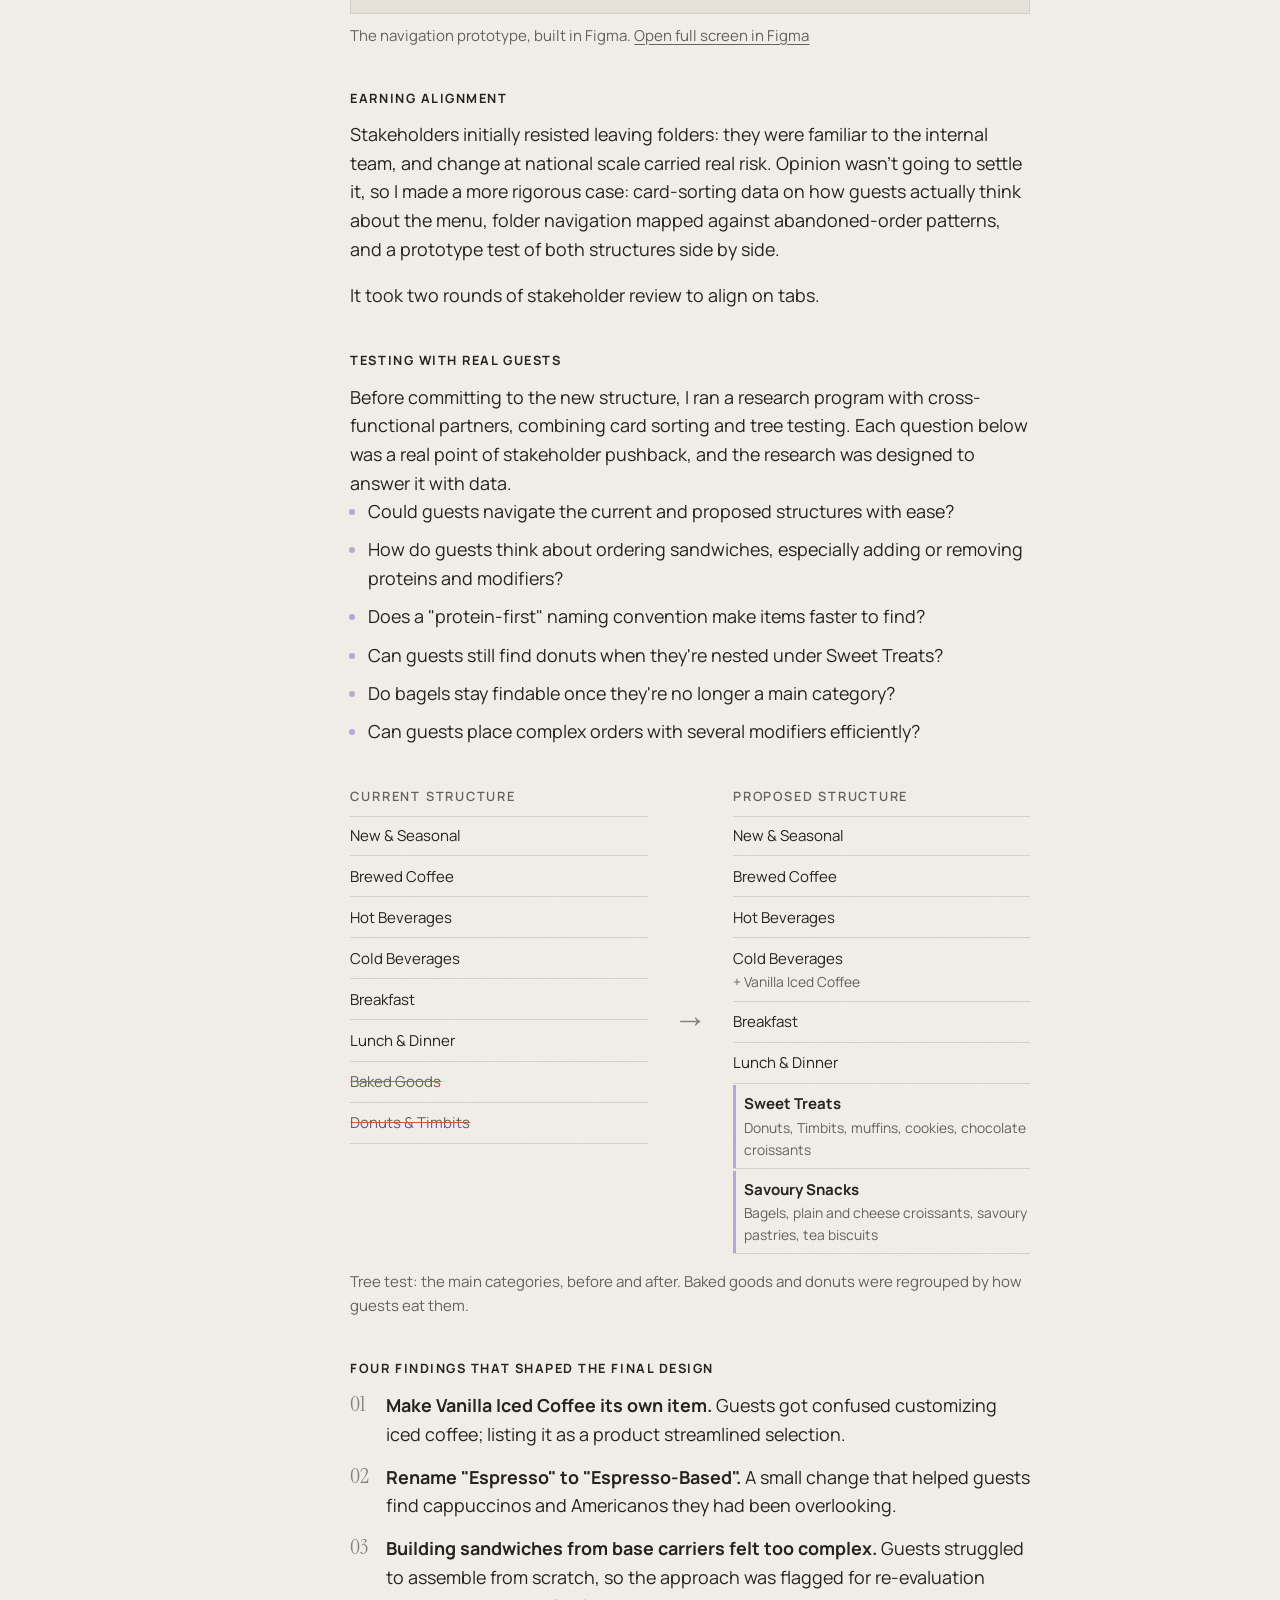
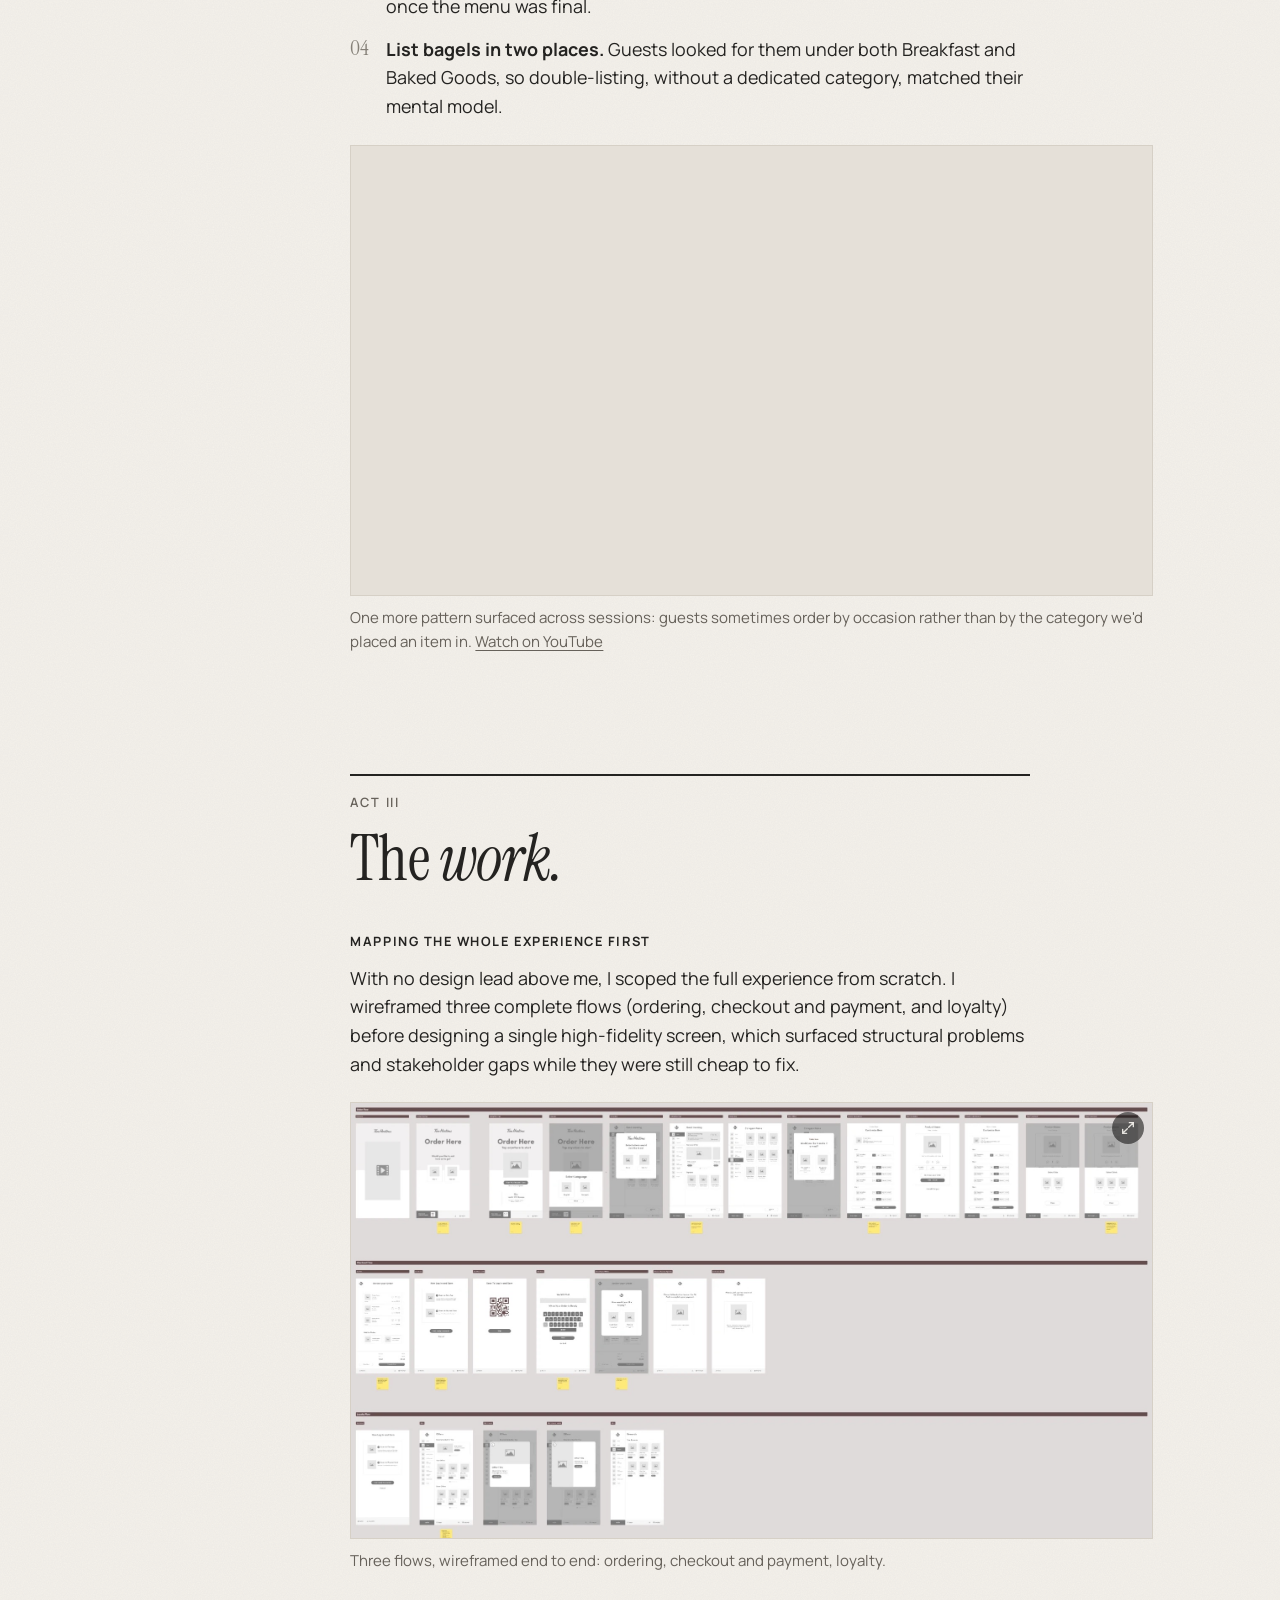
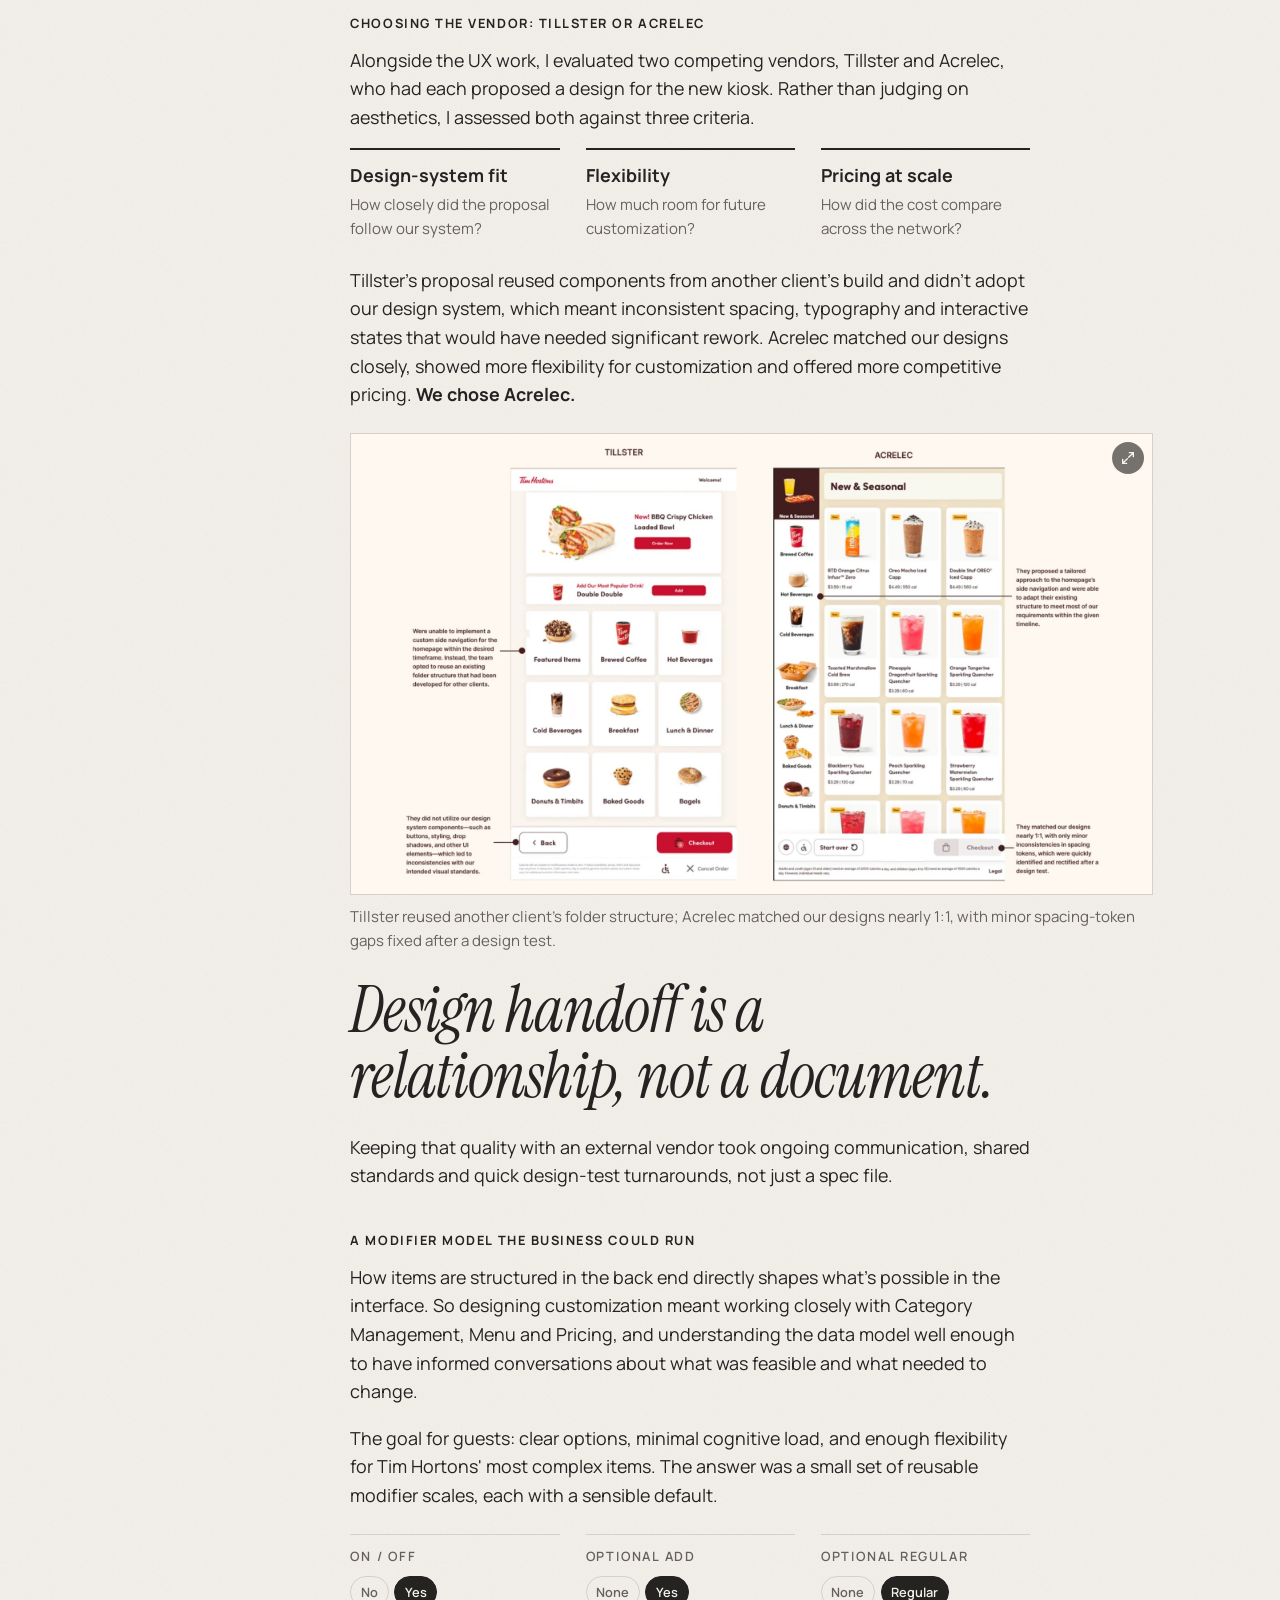
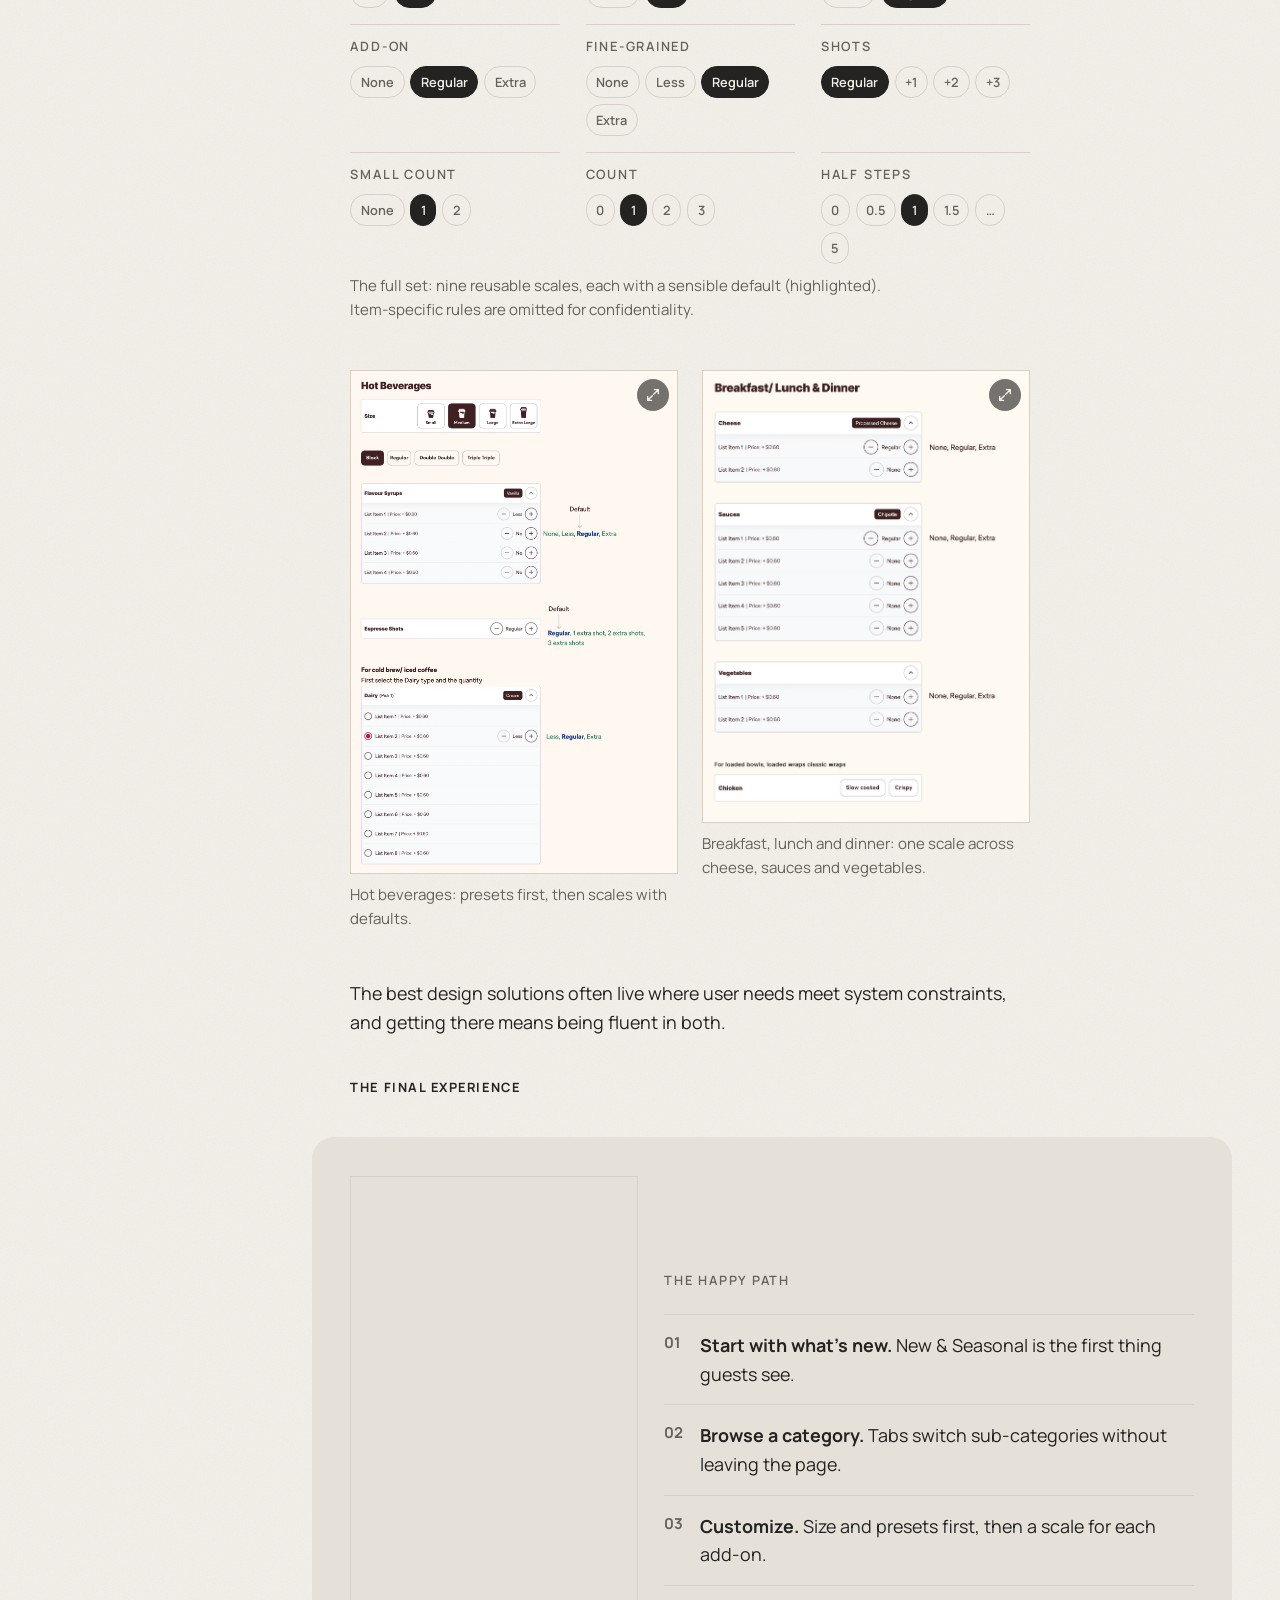
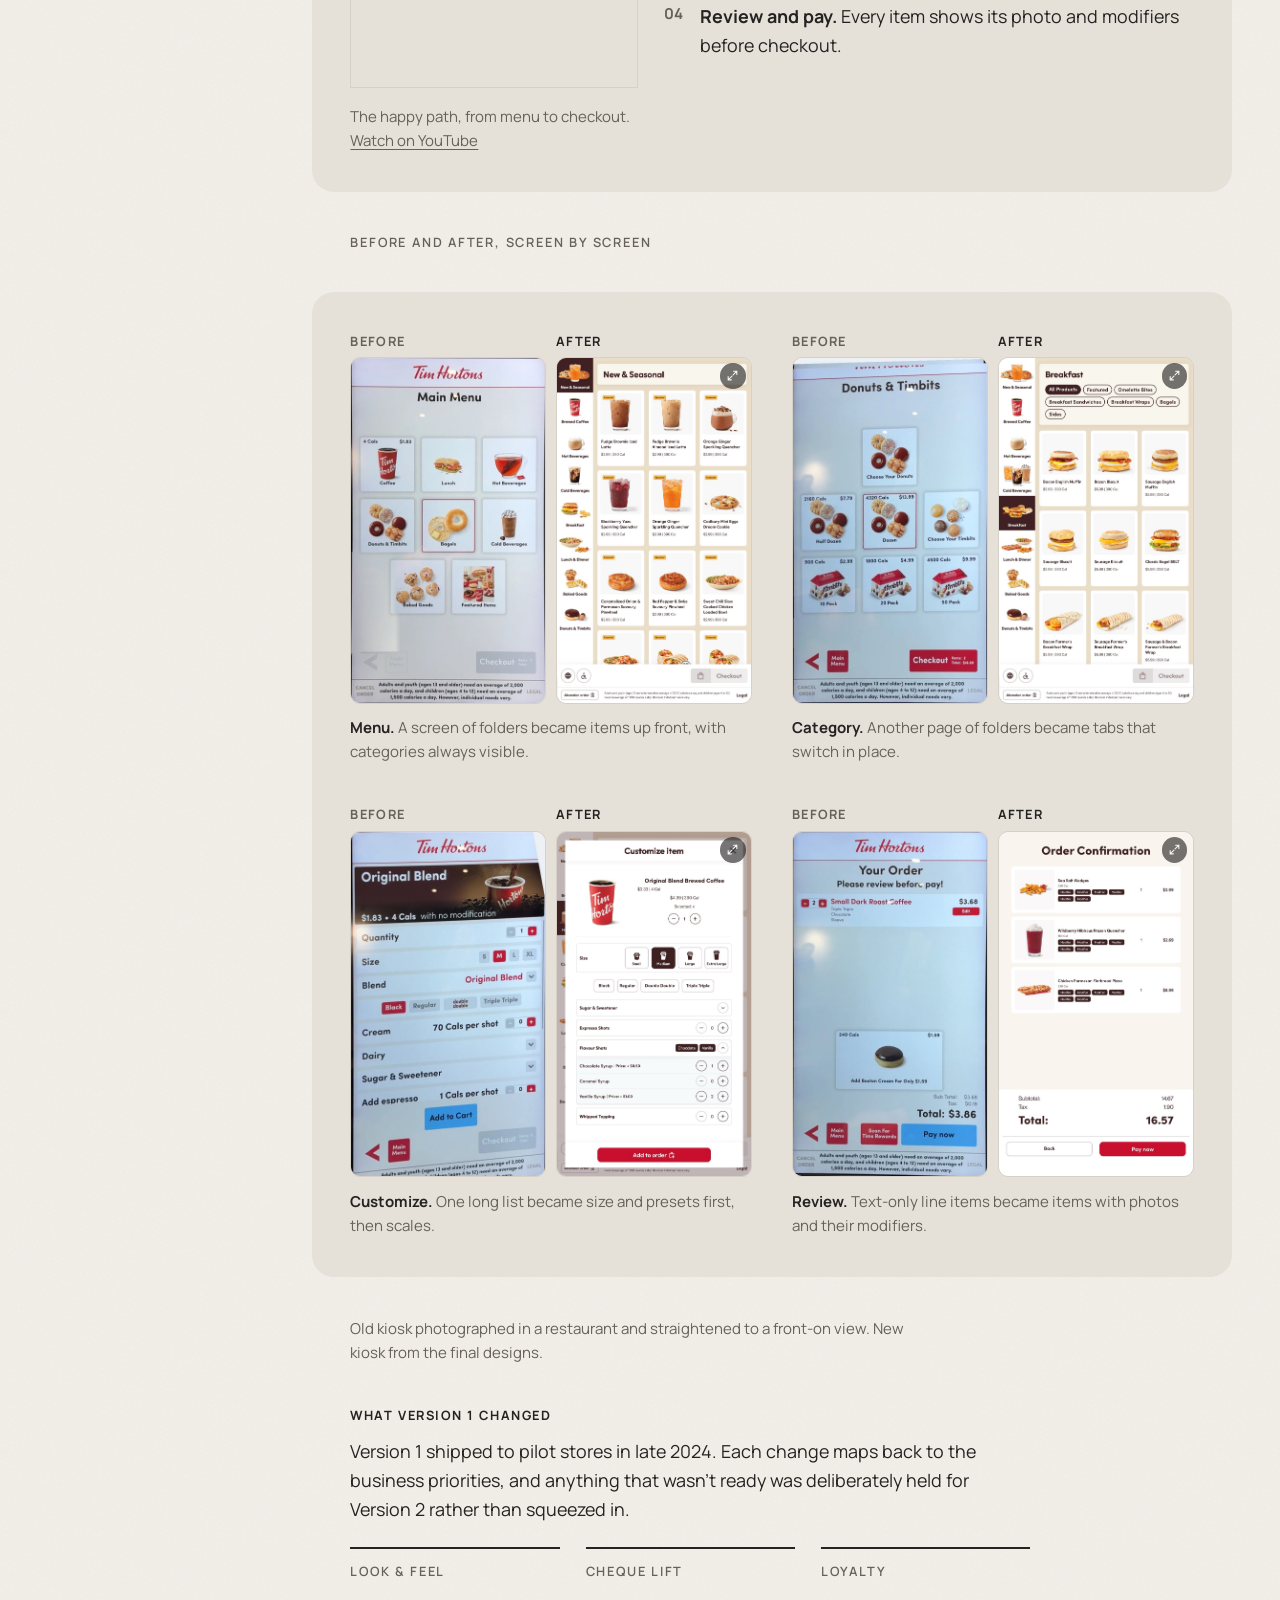
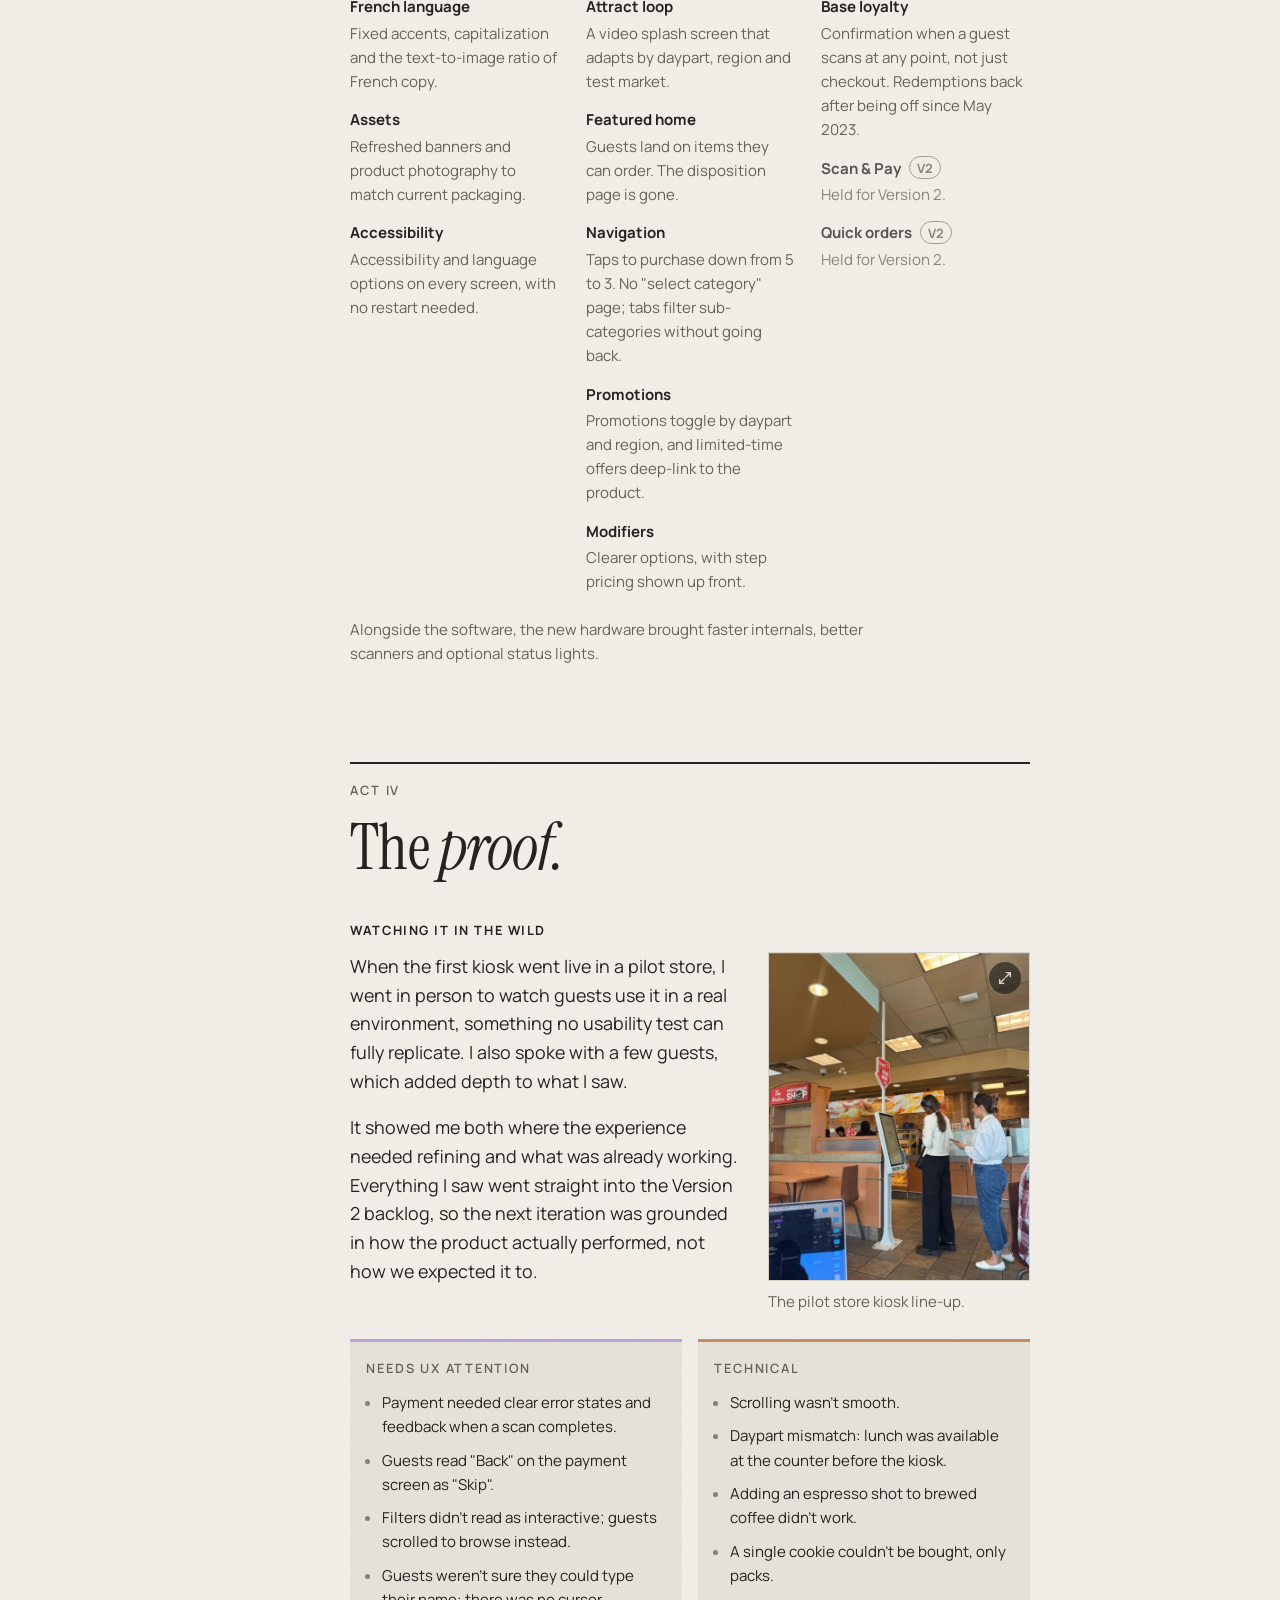
<file: work/kiosk.html>
<!doctype html>
<html lang="en-CA" class="no-js">
<head>
<meta charset="utf-8">
<meta name="viewport" content="width=device-width,initial-scale=1">
<title>Kiosk redesign · Anvita Sodhi</title>
<meta name="description" content="Case study: as the sole designer, Anvita led the Tim Hortons kiosk redesign from vendor selection and IA research to a live pilot. Kiosk share of front-of-house sales grew to 13%.">
<link rel="canonical" href="https://madebyanvita.github.io/work/kiosk.html">
<meta name="theme-color" content="#F4F1EB">
<script>(function(){var t;try{t=localStorage.getItem("theme")}catch(e){}document.documentElement.setAttribute("data-theme",t||(matchMedia("(prefers-color-scheme: dark)").matches?"dark":"light"))})()</script>
<meta property="og:type" content="article">
<meta property="og:site_name" content="Anvita Sodhi">
<meta property="og:title" content="Rebuilding the Tim Hortons kiosk, from vendor to pilot">
<meta property="og:description" content="Sole designer, end to end. Kiosk share of front-of-house sales grew to 13%.">
<meta property="og:url" content="https://madebyanvita.github.io/work/kiosk.html">
<meta property="og:image" content="https://madebyanvita.github.io/assets/og.png">
<meta name="twitter:card" content="summary_large_image">
<link rel="icon" href="../favicon.svg" type="image/svg+xml">
<link rel="preconnect" href="https://fonts.googleapis.com">
<link rel="preconnect" href="https://fonts.gstatic.com" crossorigin>
<link href="https://fonts.googleapis.com/css2?family=Instrument+Serif:ital@0;1&family=Manrope:wght@400..800&display=swap" rel="stylesheet">
<link rel="stylesheet" href="../assets/css/site.css?v=e0ac408e">
<script src="../assets/js/site.js?v=6867fbca" defer></script>
</head>
<body class="case">
<a class="skip" href="#main">Skip to content</a>

<header class="site-header">
  <div class="wrap">
    <a class="wordmark" href="../">Anvita Sodhi</a>
    <div class="header-end">
    <nav class="site-nav" aria-label="Primary">
      <a href="../#work" aria-current="page">Work</a>
      <a href="../#experience">Experience</a>
      <a href="../#about">About</a>
      <a href="../#contact">Contact</a>
    </nav>
    <button class="theme-toggle" type="button" aria-pressed="false" aria-label="Dark mode" title="Lights off"><svg viewBox="0 0 26 12" aria-hidden="true"><rect class="tt-lens" x="1" y="1.5" width="10" height="8.5" rx="3.6"/><rect class="tt-lens" x="15" y="1.5" width="10" height="8.5" rx="3.6"/><rect class="tt-frame" x="1" y="1.5" width="10" height="8.5" rx="3.6"/><rect class="tt-frame" x="15" y="1.5" width="10" height="8.5" rx="3.6"/><path class="tt-frame" d="M11 4.5 C 12 3, 14 3, 15 4.5"/></svg></button>
    </div>
  </div>
</header>

<main id="main">
  <!-- INTRO -->
  <section class="cs-hero">
    <div class="wrap">
      <p class="cs-crumb"><a href="../#work">← All work</a></p>
      <div class="cs-hero-split">
        <div class="cs-hero-text">
        <p class="label cs-kicker">Case study 01 · Tim Hortons · Self-serve kiosk</p>
        <h1 class="cs-title">Rebuilding the kiosk, <em>from vendor to pilot.</em></h1>
        <p class="cs-lede">As the sole designer, I led the end-to-end redesign of Tim Hortons' in-restaurant kiosk: choosing the vendor, restructuring the menu around how guests think, and taking it to a live pilot. Within months, kiosks were taking 13% of front-of-house sales, up from about 10%.</p>
        </div>
        <figure class="cs-hero-media">
          <img src="../assets/img/work/kiosk/hero-kiosk.jpg?v=dc2f1716" alt="My illustration of the redesigned Tim Hortons self-serve kiosk in a restaurant, its screen reading Tap to order" width="1132" height="1024" fetchpriority="high">
        </figure>
      </div>
    </div>
  </section>

  <!-- RESULTS UP FRONT -->
  <section class="wrap cs-impact" aria-label="Impact">
    <dl class="cs-stats cs-stats--4">
      <div><dt>Kiosk share of front-of-house sales, up from about 10%</dt><dd>13<small>%</small></dd></div>
      <div><dt>Taps to purchase an item, down from 5</dt><dd>3</dd></div>
      <div><dt>Usability tests and guest interviews</dt><dd>50<small>+</small></dd></div>
      <div><dt>Kiosks converted to the new software in 2024</dt><dd>300<small>+</small></dd></div>
    </dl>
    <dl class="cs-facts">
      <div><dt>Role</dt><dd>Lead product designer. Sole designer, full end-to-end ownership</dd></div>
      <div><dt>Partners</dt><dd>Category Management, Menu and Pricing teams, plus 2 external vendors</dd></div>
      <div><dt>Scope</dt><dd>Vendor evaluation, IA research, UX/UI, usability testing, pilot rollout</dd></div>
      <div><dt>Timeline</dt><dd>5–6 months · Piloted late 2024</dd></div>
    </dl>
  </section>

  <!-- DECISIONS I OWNED: the 30-second read -->
  <section class="cs-glance" aria-labelledby="owned-title">
    <div class="wrap">
      <h2 id="owned-title" class="label">Three decisions I owned</h2>
      <ol class="owned">
        <li>
          <p class="owned-n">01</p>
          <h3>Tabs, not folders</h3>
          <p>Replaced the drill-down menu with tab navigation, and earned stakeholder alignment with card sorting, tree testing and a side-by-side prototype.</p>
          <a class="owned-link" href="#ia">The navigation call →</a>
        </li>
        <li>
          <p class="owned-n">02</p>
          <h3>Acrelec over Tillster</h3>
          <p>Evaluated both vendors' proposals on design-system fit, flexibility and pricing at scale, not on looks.</p>
          <a class="owned-link" href="#vendor">The vendor call →</a>
        </li>
        <li>
          <p class="owned-n">03</p>
          <h3>One modifier model</h3>
          <p>Worked with Category Management, Menu and Pricing to make customization effortless for even the most complex items.</p>
          <a class="owned-link" href="#modifiers">The system →</a>
        </li>
      </ol>
    </div>
  </section>

  <div class="wrap cs-layout">
    <nav class="cs-toc" aria-label="On this page">
      <p class="label">On this page</p>
      <ol>
        <li><a href="#mess">The mess</a></li>
        <li><a href="#meaning">The meaning</a></li>
        <li><a href="#work-act">The work</a></li>
        <li><a href="#proof">The proof</a></li>
        <li><a href="#learnings">Learnings</a></li>
        <li><a href="#next">What's next</a></li>
      </ol>
    </nav>

    <article class="cs-body">
      <!-- ACT I -->
      <section class="act" id="mess" aria-labelledby="mess-title">
        <header class="act-head"><p class="label">Act I</p><h2 id="mess-title">The <em>mess.</em></h2></header>

        <h3>A rare opportunity</h3>
        <p>Tim Hortons' kiosks were overdue for a rethink. The vendor contract was ending, the 2019 interface looked visibly dated, and guest frustration with ordering was tangible.</p>
        <p>That made room for a ground-up redesign: new vendor, new UX and new design-system alignment, across thousands of Canadian stores. I was brought in as the lead designer, with no design lead above me, and owned it end to end.</p>

        <h3>What I saw in the store</h3>
        <p>Before designing anything, I used the existing kiosk in a restaurant. The problems were immediate: low-resolution product images, typography that treated categories and items identically, and a drill-down folder structure that forced guests through several pages to find a single item.</p>
        <p class="pull">Guests who didn't already know the menu were left searching, not ordering.</p>
        <p>The folder approach assumed every guest already knew Tim Hortons' menu architecture. That became the central problem to solve.</p>
        <figure class="cs-figure fig-video"><div class="video video--tall"><iframe src="https://www.youtube-nocookie.com/embed/nXkzpiQKUhA?rel=0" title="Walkthrough of the old Tim Hortons kiosk" loading="lazy" allow="accelerometer; encrypted-media; gyroscope; picture-in-picture; fullscreen" referrerpolicy="strict-origin-when-cross-origin" allowfullscreen></iframe></div><figcaption>The 2019 kiosk: every category is a folder to open. <a href="https://youtube.com/shorts/nXkzpiQKUhA">Watch on YouTube</a></figcaption></figure>

        <h3>What success meant for the business</h3>
        <p>Each priority answered something guests were struggling with or missing entirely.</p>
        <ol class="priorities priorities--grid">
            <li><b>A cleaner look and feel.</b> Retire the 2019 visuals, refresh product photography and fix French-language inconsistencies.</li>
            <li><b>Better upsell and discovery.</b> Video splash screens, more prominent featured items and clearer modifier pricing.</li>
            <li><b>A simpler experience.</b> Fewer taps to complete an order, fewer pages, effortless category switching.</li>
            <li><b>Loyalty that works.</b> Scan for rewards at any point, not just checkout, and bring back redemptions disabled since 2023.</li>
          </ol>

        <p class="goal"><span class="label">The design goal</span>Make ordering at the kiosk feel as fast and familiar as ordering at the counter.</p>

        <h3>Learning from kiosks I could touch</h3>
        <p>With a tight timeline, I studied competitor kiosks in person at nearby McDonald's and Aroma Café locations, evaluating layout, payment flow and placement first-hand. McDonald's stood out for an efficient ordering flow and clear hierarchy; Aroma for a payment flow with minimal steps. Both shaped two decisions in the redesign: the tab navigation structure and a shorter checkout.</p>
        <figure class="cs-figure cs-figure--wide"><img src="../assets/img/work/kiosk/mcdonalds.jpg?v=a64b4b70" alt="Photos of the McDonald's kiosk flow, from welcome screen to menu categories and item detail" width="2000" height="1546" loading="lazy"><figcaption>McDonald's: ordering flow.</figcaption></figure>
        <figure class="cs-figure cs-figure--wide"><img src="../assets/img/work/kiosk/aroma.jpg?v=a5628c1e" alt="Photos of the Aroma Café kiosk flow, from cart to payment and confirmation" width="2000" height="555" loading="lazy"><figcaption>Aroma Café: cart to confirmation.</figcaption></figure>
      </section>

      <!-- ACT II -->
      <section class="act" id="meaning" aria-labelledby="meaning-title">
        <header class="act-head"><p class="label">Act II</p><h2 id="meaning-title">The <em>meaning.</em></h2></header>

        <h3 id="ia">The most consequential call: folders or tabs</h3>
        <p>Keeping folders or moving to tabs would shape every guest interaction at every kiosk in Canada. Both had real trade-offs, so I designed complete flows for each and mapped them against our three goals: speed, discoverability and cognitive load.</p>

        <div class="versus" role="table" aria-label="Folders compared with tabs">
          <div class="vs-row vs-head" role="row">
            <span role="columnheader"></span>
            <span role="columnheader">Folders <em>(before)</em></span>
            <span role="columnheader">Tabs <em>(chosen)</em></span>
          </div>
          <div class="vs-row vs-diagram" role="row">
            <span role="rowheader" class="label">Shape</span>
            <span role="cell"><svg viewBox="0 0 200 120" class="ia-tree" aria-label="Folders: main menu, then a category, then a sub-category, then the item, three levels deep"><circle cx="100" cy="12" r="6" class="n-on"/><path d="M100 18 V30 H40 V44 M100 30 H160 V44 M100 30 V44 M70 30 V44 M130 30 V44"/><circle cx="40" cy="50" r="6" class="n-on"/><circle cx="70" cy="50" r="6"/><circle cx="100" cy="50" r="6"/><circle cx="130" cy="50" r="6"/><circle cx="160" cy="50" r="6"/><path d="M40 56 V66 H20 V78 M40 66 H80 V78 M40 66 V78 M60 66 V78"/><circle cx="20" cy="84" r="6" class="n-on"/><circle cx="40" cy="84" r="6"/><circle cx="60" cy="84" r="6"/><circle cx="80" cy="84" r="6"/><path d="M20 90 V104"/><rect x="14" y="104" width="12" height="12" rx="2" class="n-item" transform="rotate(45 20 110)"/></svg></span>
            <span role="cell"><svg viewBox="0 0 200 120" class="ia-tree" aria-label="Tabs: main menu, then a category whose sub-categories are tabs over a single grid of items"><circle cx="100" cy="12" r="6" class="n-on"/><path d="M100 18 V30 H40 V44 M100 30 H160 V44 M100 30 V44 M70 30 V44 M130 30 V44"/><circle cx="40" cy="50" r="6" class="n-on"/><circle cx="70" cy="50" r="6"/><circle cx="100" cy="50" r="6"/><circle cx="130" cy="50" r="6"/><circle cx="160" cy="50" r="6"/><path d="M40 56 V66"/><rect x="28" y="66" width="24" height="9" rx="4.5" class="n-tab"/><rect x="56" y="66" width="24" height="9" rx="4.5"/><rect x="84" y="66" width="24" height="9" rx="4.5"/><g class="n-items"><rect x="24" y="86" width="9" height="9" rx="1.5"/><rect x="38" y="86" width="9" height="9" rx="1.5"/><rect x="52" y="86" width="9" height="9" rx="1.5"/><rect x="66" y="86" width="9" height="9" rx="1.5"/><rect x="80" y="86" width="9" height="9" rx="1.5"/><rect x="94" y="86" width="9" height="9" rx="1.5"/><rect x="24" y="100" width="9" height="9" rx="1.5"/><rect x="38" y="100" width="9" height="9" rx="1.5"/><rect x="52" y="100" width="9" height="9" rx="1.5"/><rect x="66" y="100" width="9" height="9" rx="1.5"/></g></svg></span>
          </div>
          <div class="vs-row" role="row"><span role="rowheader" class="label">Navigating</span><span role="cell">Drill down to find an item; a back button is needed to get out.</span><span role="cell">Switch between tabs without leaving the page. No back button required.</span></div>
          <div class="vs-row" role="row"><span role="rowheader" class="label">Learning curve</span><span role="cell">Assumes guests know the menu at both levels.</span><span role="cell">None for the main categories; sub-category tabs serve power users.</span></div>
          <div class="vs-row" role="row"><span role="rowheader" class="label">Exploration</span><span role="cell">Less likely: guests hunt for specific items.</span><span role="cell">More likely, like reading the full menu board at the counter.</span></div>
          <div class="vs-row" role="row"><span role="rowheader" class="label">Consistency</span><span role="cell">Cards sometimes mean categories, sometimes items.</span><span role="cell">Cards always mean something you can order.</span></div>
          <div class="vs-row" role="row"><span role="rowheader" class="label">Density</span><span role="cell">Room for about 4 more items per screen.</span><span role="cell">The sticky tab row costs about 4 cards of space.</span></div>
          <div class="vs-row" role="row"><span role="rowheader" class="label">Risk</span><span role="cell">Guests more likely to get lost and give up.</span><span role="cell">Guests less likely to get lost or frustrated.</span></div>
        </div>
        <p class="caption">Trade-offs as I presented them to stakeholders. Tabs gave up some density in exchange for findability.</p>
        <figure class="cs-figure proto">
          <div class="proto-frame" data-embed="https://embed.figma.com/proto/EnPL3248BEvRMrlf0E3a4f/Kiosk?node-id=22-118245&amp;scaling=contain&amp;content-scaling=fixed&amp;starting-point-node-id=22%3A118245&amp;page-id=22%3A113809&amp;show-proto-sidebar=1&amp;bg-color=E5E0D8&amp;embed-host=share" data-embed-title="Interactive Figma prototype of the kiosk navigation">
            <button class="proto-load" type="button"><span class="proto-load-title">Try the prototype</span><span class="proto-load-sub">Tap through the kiosk navigation yourself. Loads Figma here on the page.</span><span class="btn">Load prototype</span></button>
          </div>
          <figcaption>The navigation prototype, built in Figma. <a href="https://www.figma.com/proto/EnPL3248BEvRMrlf0E3a4f/Kiosk?node-id=22-118245&amp;p=f&amp;scaling=contain&amp;content-scaling=fixed&amp;starting-point-node-id=22%3A118245&amp;show-proto-sidebar=1&amp;page-id=22%3A113809" target="_blank" rel="noopener">Open full screen in Figma</a></figcaption>
        </figure>

        <h3>Earning alignment</h3>
        <p>Stakeholders initially resisted leaving folders: they were familiar to the internal team, and change at national scale carried real risk. Opinion wasn't going to settle it, so I made a more rigorous case: card-sorting data on how guests actually think about the menu, folder navigation mapped against abandoned-order patterns, and a prototype test of both structures side by side.</p>
        <p>It took two rounds of stakeholder review to align on tabs.</p>

        <h3>Testing with real guests</h3>
        <p>Before committing to the new structure, I ran a research program with cross-functional partners, combining card sorting and tree testing. Each question below was a real point of stakeholder pushback, and the research was designed to answer it with data.</p>
        <ul class="objectives">
          <li>Could guests navigate the current and proposed structures with ease?</li>
          <li>How do guests think about ordering sandwiches, especially adding or removing proteins and modifiers?</li>
          <li>Does a "protein-first" naming convention make items faster to find?</li>
          <li>Can guests still find donuts when they're nested under Sweet Treats?</li>
          <li>Do bagels stay findable once they're no longer a main category?</li>
          <li>Can guests place complex orders with several modifiers efficiently?</li>
        </ul>

        <figure class="tree-diff" aria-labelledby="tree-cap">
          <div class="td-col">
            <p class="label">Current structure</p>
            <ol>
              <li>New &amp; Seasonal</li><li>Brewed Coffee</li><li>Hot Beverages</li><li>Cold Beverages</li><li>Breakfast</li><li>Lunch &amp; Dinner</li>
              <li class="td-out">Baked Goods</li><li class="td-out">Donuts &amp; Timbits</li>
            </ol>
          </div>
          <div class="td-arrow" aria-hidden="true">→</div>
          <div class="td-col">
            <p class="label">Proposed structure</p>
            <ol>
              <li>New &amp; Seasonal</li><li>Brewed Coffee</li><li>Hot Beverages</li><li>Cold Beverages <span class="td-note">+ Vanilla Iced Coffee</span></li><li>Breakfast</li><li>Lunch &amp; Dinner</li>
              <li class="td-in">Sweet Treats <span class="td-note">Donuts, Timbits, muffins, cookies, chocolate croissants</span></li>
              <li class="td-in">Savoury Snacks <span class="td-note">Bagels, plain and cheese croissants, savoury pastries, tea biscuits</span></li>
            </ol>
          </div>
          <figcaption id="tree-cap">Tree test: the main categories, before and after. Baked goods and donuts were regrouped by how guests eat them.</figcaption>
        </figure>

        <h3>Four findings that shaped the final design</h3>
        <ol class="findings">
          <li><b>Make Vanilla Iced Coffee its own item.</b> Guests got confused customizing iced coffee; listing it as a product streamlined selection.</li>
          <li><b>Rename "Espresso" to "Espresso-Based".</b> A small change that helped guests find cappuccinos and Americanos they had been overlooking.</li>
          <li><b>Building sandwiches from base carriers felt too complex.</b> Guests struggled to assemble from scratch, so the approach was flagged for re-evaluation once the menu was final.</li>
          <li><b>List bagels in two places.</b> Guests looked for them under both Breakfast and Baked Goods, so double-listing, without a dedicated category, matched their mental model.</li>
        </ol>
        <figure class="cs-figure cs-figure--wide">
          <div class="video"><iframe src="https://www.youtube-nocookie.com/embed/ALiPbZQkPz4?rel=0" title="Research insights from the kiosk card-sort sessions" loading="lazy" allow="accelerometer; encrypted-media; gyroscope; picture-in-picture; fullscreen" referrerpolicy="strict-origin-when-cross-origin" allowfullscreen></iframe></div>
          <figcaption>One more pattern surfaced across sessions: guests sometimes order by occasion rather than by the category we'd placed an item in. <a href="https://youtu.be/ALiPbZQkPz4">Watch on YouTube</a></figcaption>
        </figure>
      </section>

      <!-- ACT III -->
      <section class="act" id="work-act" aria-labelledby="work-title">
        <header class="act-head"><p class="label">Act III</p><h2 id="work-title">The <em>work.</em></h2></header>

        <h3>Mapping the whole experience first</h3>
        <p>With no design lead above me, I scoped the full experience from scratch. I wireframed three complete flows (ordering, checkout and payment, and loyalty) before designing a single high-fidelity screen, which surfaced structural problems and stakeholder gaps while they were still cheap to fix.</p>
        <figure class="cs-figure cs-figure--wide">
          <img src="../assets/img/work/kiosk/wireframes.jpg?v=13291a2c" alt="Wireframes of three flows: ordering, checkout and payment, and loyalty" width="1905" height="1035" loading="lazy">
          <figcaption>Three flows, wireframed end to end: ordering, checkout and payment, loyalty.</figcaption>
        </figure>

        <h3 id="vendor">Choosing the vendor: Tillster or Acrelec</h3>
        <p>Alongside the UX work, I evaluated two competing vendors, Tillster and Acrelec, who had each proposed a design for the new kiosk. Rather than judging on aesthetics, I assessed both against three criteria.</p>
        <ol class="criteria">
          <li><b>Design-system fit</b><span>How closely did the proposal follow our system?</span></li>
          <li><b>Flexibility</b><span>How much room for future customization?</span></li>
          <li><b>Pricing at scale</b><span>How did the cost compare across the network?</span></li>
        </ol>
        <p>Tillster's proposal reused components from another client's build and didn't adopt our design system, which meant inconsistent spacing, typography and interactive states that would have needed significant rework. Acrelec matched our designs closely, showed more flexibility for customization and offered more competitive pricing. <b>We chose Acrelec.</b></p>
        <figure class="cs-figure cs-figure--wide">
          <img src="../assets/img/work/kiosk/vendors.jpg?v=12086785" alt="Annotated comparison of the Tillster and Acrelec kiosk proposals for the Tim Hortons home screen" width="2000" height="1150" loading="lazy">
          <figcaption>Tillster reused another client's folder structure; Acrelec matched our designs nearly 1:1, with minor spacing-token gaps fixed after a design test.</figcaption>
        </figure>
        <p class="pull">Design handoff is a relationship, not a document.</p>
        <p>Keeping that quality with an external vendor took ongoing communication, shared standards and quick design-test turnarounds, not just a spec file.</p>

        <h3 id="modifiers">A modifier model the business could run</h3>
        <p>How items are structured in the back end directly shapes what's possible in the interface. So designing customization meant working closely with Category Management, Menu and Pricing, and understanding the data model well enough to have informed conversations about what was feasible and what needed to change.</p>
        <p>The goal for guests: clear options, minimal cognitive load, and enough flexibility for Tim Hortons' most complex items. The answer was a small set of reusable modifier scales, each with a sensible default.</p>
        <div class="scales" aria-label="The nine modifier scales">
          <div class="scale"><p class="label">On / off</p><ul><li>No</li><li class="is-default">Yes</li></ul></div>
          <div class="scale"><p class="label">Optional add</p><ul><li>None</li><li class="is-default">Yes</li></ul></div>
          <div class="scale"><p class="label">Optional regular</p><ul><li>None</li><li class="is-default">Regular</li></ul></div>
          <div class="scale"><p class="label">Add-on</p><ul><li>None</li><li class="is-default">Regular</li><li>Extra</li></ul></div>
          <div class="scale"><p class="label">Fine-grained</p><ul><li>None</li><li>Less</li><li class="is-default">Regular</li><li>Extra</li></ul></div>
          <div class="scale"><p class="label">Shots</p><ul><li class="is-default">Regular</li><li>+1</li><li>+2</li><li>+3</li></ul></div>
          <div class="scale"><p class="label">Small count</p><ul><li>None</li><li class="is-default">1</li><li>2</li></ul></div>
          <div class="scale"><p class="label">Count</p><ul><li>0</li><li class="is-default">1</li><li>2</li><li>3</li></ul></div>
          <div class="scale"><p class="label">Half steps</p><ul><li>0</li><li>0.5</li><li class="is-default">1</li><li>1.5</li><li>…</li><li>5</li></ul></div>
        </div>
        <p class="caption">The full set: nine reusable scales, each with a sensible default (highlighted). Item-specific rules are omitted for confidentiality.</p>
        <div class="fig-pair fig-pair--tall">
          <figure class="cs-figure"><img src="../assets/img/work/kiosk/mod-hot.jpg?v=06895e8f" alt="Hot Beverages modifier design: size, dairy and sweetener presets, flavour syrups and espresso shots, each annotated with its scale and default" width="1299" height="2000" loading="lazy"><figcaption>Hot beverages: presets first, then scales with defaults.</figcaption></figure>
          <figure class="cs-figure"><img src="../assets/img/work/kiosk/mod-food.jpg?v=5dd7c7ff" alt="Breakfast, lunch and dinner modifier design: cheese, sauces and vegetables use None, Regular, Extra; chicken is a two-way choice" width="1354" height="1873" loading="lazy"><figcaption>Breakfast, lunch and dinner: one scale across cheese, sauces and vegetables.</figcaption></figure>
        </div>
        <p>The best design solutions often live where user needs meet system constraints, and getting there means being fluent in both.</p>

        <h3>The final experience</h3>
        <div class="fx band">
          <figure class="cs-figure fig-video fx-video"><div class="video video--tall"><iframe src="https://www.youtube-nocookie.com/embed/ufjucAmx7Fk?rel=0" title="The new Tim Hortons kiosk: the happy path from menu to checkout" loading="lazy" allow="accelerometer; encrypted-media; gyroscope; picture-in-picture; fullscreen" referrerpolicy="strict-origin-when-cross-origin" allowfullscreen></iframe></div><figcaption>The happy path, from menu to checkout. <a href="https://youtube.com/shorts/ufjucAmx7Fk">Watch on YouTube</a></figcaption></figure>
          <div class="fx-steps">
            <p class="label">The happy path</p>
            <ol class="fx-list">
              <li><b>Start with what's new.</b> New &amp; Seasonal is the first thing guests see.</li>
              <li><b>Browse a category.</b> Tabs switch sub-categories without leaving the page.</li>
              <li><b>Customize.</b> Size and presets first, then a scale for each add-on.</li>
              <li><b>Review and pay.</b> Every item shows its photo and modifiers before checkout.</li>
            </ol>
          </div>
        </div>

        <p class="label fx-sub">Before and after, screen by screen</p>
        <div class="ba band">
          <div class="ba-pair">
            <figure class="cs-figure ba-old"><span class="ba-tag">Before</span><img src="../assets/img/work/kiosk/old-home.jpg?v=caa0d6a1" alt="The old kiosk main menu: a grid of category folders such as Coffee, Lunch and Donuts and Timbits" width="810" height="1440" loading="lazy"></figure>
            <figure class="cs-figure ba-new"><span class="ba-tag">After</span><img src="../assets/img/work/kiosk/new-home.jpg?v=47a654a2" alt="Redesigned kiosk home: New and Seasonal items in a grid, with the category list down the left side" width="810" height="1440" loading="lazy"></figure>
            <p class="ba-cap"><b>Menu.</b> A screen of folders became items up front, with categories always visible.</p>
          </div>
          <div class="ba-pair">
            <figure class="cs-figure ba-old"><span class="ba-tag">Before</span><img src="../assets/img/work/kiosk/old-category.jpg?v=4077ba7f" alt="The old kiosk Donuts and Timbits page: another grid of folders and packs" width="810" height="1440" loading="lazy"></figure>
            <figure class="cs-figure ba-new"><span class="ba-tag">After</span><img src="../assets/img/work/kiosk/new-category.jpg?v=e4cdf4d7" alt="Redesigned kiosk Breakfast category: sub-category tabs above a grid of breakfast sandwiches and wraps" width="810" height="1440" loading="lazy"></figure>
            <p class="ba-cap"><b>Category.</b> Another page of folders became tabs that switch in place.</p>
          </div>
          <div class="ba-pair">
            <figure class="cs-figure ba-old"><span class="ba-tag">Before</span><img src="../assets/img/work/kiosk/old-customize.jpg?v=8f571bdd" alt="The old kiosk item page for Original Blend coffee: every option in one long list" width="810" height="1440" loading="lazy"></figure>
            <figure class="cs-figure ba-new"><span class="ba-tag">After</span><img src="../assets/img/work/kiosk/new-customize.jpg?v=53c9a273" alt="Redesigned kiosk Customize item panel for a brewed coffee: size, presets like Double Double, then flavour shots with quantity steppers" width="810" height="1440" loading="lazy"></figure>
            <p class="ba-cap"><b>Customize.</b> One long list became size and presets first, then scales.</p>
          </div>
          <div class="ba-pair">
            <figure class="cs-figure ba-old"><span class="ba-tag">Before</span><img src="../assets/img/work/kiosk/old-confirm.jpg?v=6944a48b" alt="The old kiosk Your Order page: a text-only line item, an upsell and a Pay now button" width="810" height="1440" loading="lazy"></figure>
            <figure class="cs-figure ba-new"><span class="ba-tag">After</span><img src="../assets/img/work/kiosk/new-confirm.jpg?v=33b619f9" alt="Redesigned kiosk order confirmation: three items with photos and modifiers, a total and a Pay now button" width="810" height="1440" loading="lazy"></figure>
            <p class="ba-cap"><b>Review.</b> Text-only line items became items with photos and their modifiers.</p>
          </div>
        </div>
        <p class="caption">Old kiosk photographed in a restaurant and straightened to a front-on view. New kiosk from the final designs.</p>

        <h3 id="v1">What Version 1 changed</h3>
        <p>Version 1 shipped to pilot stores in late 2024. Each change maps back to the business priorities, and anything that wasn't ready was deliberately held for Version 2 rather than squeezed in.</p>
        <div class="v1">
          <section class="v1-group">
            <p class="label">Look &amp; feel</p>
            <ul>
              <li><b>French language</b>Fixed accents, capitalization and the text-to-image ratio of French copy.</li>
              <li><b>Assets</b>Refreshed banners and product photography to match current packaging.</li>
              <li><b>Accessibility</b>Accessibility and language options on every screen, with no restart needed.</li>
            </ul>
          </section>
          <section class="v1-group">
            <p class="label">Cheque lift</p>
            <ul>
              <li><b>Attract loop</b>A video splash screen that adapts by daypart, region and test market.</li>
              <li><b>Featured home</b>Guests land on items they can order. The disposition page is gone.</li>
              <li><b>Navigation</b>Taps to purchase down from 5 to 3. No "select category" page; tabs filter sub-categories without going back.</li>
              <li><b>Promotions</b>Promotions toggle by daypart and region, and limited-time offers deep-link to the product.</li>
              <li><b>Modifiers</b>Clearer options, with step pricing shown up front.</li>
            </ul>
          </section>
          <section class="v1-group">
            <p class="label">Loyalty</p>
            <ul>
              <li><b>Base loyalty</b>Confirmation when a guest scans at any point, not just checkout. Redemptions back after being off since May 2023.</li>
              <li class="is-later"><b>Scan &amp; Pay</b>Held for Version 2.</li>
              <li class="is-later"><b>Quick orders</b>Held for Version 2.</li>
            </ul>
          </section>
        </div>
        <p class="caption">Alongside the software, the new hardware brought faster internals, better scanners and optional status lights.</p>
      </section>

      <section class="act act--proof" id="proof" aria-labelledby="proof-title">
        <header class="act-head"><p class="label">Act IV</p><h2 id="proof-title">The <em>proof.</em></h2></header>

        <h3>Watching it in the wild</h3>
        <div class="split split--photo">
          <div>
            <p>When the first kiosk went live in a pilot store, I went in person to watch guests use it in a real environment, something no usability test can fully replicate. I also spoke with a few guests, which added depth to what I saw.</p>
            <p>It showed me both where the experience needed refining and what was already working. Everything I saw went straight into the Version 2 backlog, so the next iteration was grounded in how the product actually performed, not how we expected it to.</p>
          </div>
          <figure class="cs-figure split-fig">
            <img src="../assets/img/work/kiosk/pilot-store.jpg?v=afa7d371" alt="Two guests ordering at the redesigned kiosk in a pilot restaurant, with the counter behind them" width="580" height="728" loading="lazy">
            <figcaption>The pilot store kiosk line-up.</figcaption>
          </figure>
        </div>

        <div class="obs" aria-label="Pilot store observations">
          <section class="obs-col obs-col--ux">
            <p class="label">Needs UX attention</p>
            <ul>
              <li>Payment needed clear error states and feedback when a scan completes.</li>
              <li>Guests read "Back" on the payment screen as "Skip".</li>
              <li>Filters didn't read as interactive; guests scrolled to browse instead.</li>
              <li>Guests weren't sure they could type their name: there was no cursor.</li>
              <li>French Vanilla was hard to find.</li>
            </ul>
          </section>
          <section class="obs-col obs-col--tech">
            <p class="label">Technical</p>
            <ul>
              <li>Scrolling wasn't smooth.</li>
              <li>Daypart mismatch: lunch was available at the counter before the kiosk.</li>
              <li>Adding an espresso shot to brewed coffee didn't work.</li>
              <li>A single cookie couldn't be bought, only packs.</li>
            </ul>
          </section>
          <section class="obs-col obs-col--ok">
            <p class="label">Working as expected</p>
            <ul>
              <li>Upsell: some PMs worried the overlay was too light and would confuse guests. Of 20+ guests observed, none were: each read it, chose "No thanks" and moved on to checkout.</li>
              <li>Asked how it went, guests said "good" and "easy to use".</li>
            </ul>
          </section>
          <section class="obs-col obs-col--gen">
            <p class="label">General</p>
            <ul>
              <li>Guests were ready to pay from the cart; looking down at the scanner, hardly anyone saw the payment options.</li>
              <li>After checkout, 50–60% weren't sure whether to wait for a receipt or where to stand.</li>
              <li>Seeing staff use the kiosk made other guests want to try it.</li>
              <li>At the lunch rush, some guests lined up for the kiosk by choice.</li>
            </ul>
          </section>
        </div>
        <p class="caption">Pilot store observations, condensed. The full list fed the Version 2 backlog.</p>

        <h3>Closing the loop</h3>
        <ol class="loop" aria-label="From observation to shipped fix">
          <li><span class="label">Observed</span>Guests didn't realize they could type their name at checkout: the field had no cursor.</li>
          <li><span class="label">Designed</span>I mocked up a blinking cursor in the name field and handed it to Acrelec.</li>
          <li><span class="label">Shipped</span>Acrelec added a blinking cursor to the kiosk.</li>
        </ol>

        <h3 id="results">The results</h3>
        <div class="proof-hero">
          <p class="big-fig">13<small>%</small></p>
          <div>
            <p class="big-fig-label">Kiosk share of front-of-house sales by early 2025, up from about 10% before the new software.</p>
            <p>The redesign targeted faster ordering, better upsell discovery and fewer abandoned orders, and the share of front-of-house sales is where that shows up. At the pilot store's lunch rush, guests were lining up to use the kiosk rather than the counter: the clearest signal a kiosk redesign can get.</p>
          </div>
        </div>
        <dl class="cs-stats proof-stats">
          <div><dt>Higher average cheque at the kiosk than at the counter: the highest of any in-store channel</dt><dd>+20<small>%</small></dd></div>
          <div><dt>Restaurants with kiosk sales by March 2025, up from 381 in February</dt><dd>494</dd></div>
          <div><dt>Loyalty share of kiosk sales after redemptions returned and Roll Up To Win launched, up from about 22%</dt><dd>~26<small>%</small></dd></div>
        </dl>
      </section>

      <section class="act" id="learnings" aria-labelledby="learnings-title">
        <header class="act-head"><p class="label">Learnings</p><h2 id="learnings-title">What I'm <em>taking with me.</em></h2></header>
        <ol class="learnings">
          <li><b>Watching is worth more than asking.</b> The pilot store surfaced friction that never appeared in controlled testing: guests scrolling past filters, payment options invisible because everyone was looking down at the scanner. You can't design a physical-world product from a desk.</li>
          <li><b>Vendor relationships are a design problem.</b> Getting Acrelec to implement our design system, not their defaults, took the same skills as any stakeholder alignment: clear standards, early involvement and documentation they could actually use. A spec file isn't enough when the team implementing it has its own defaults and timelines.</li>
          <li><b>Bring stakeholders into the research, not just the review.</b> Presenting conclusions after the research meant I spent time convincing rather than deciding. Next time I'd invite key stakeholders into live sessions: watching guests struggle with folders together is more persuasive than any slide.</li>
          <li><b>Instrument the funnel from day one.</b> I'd push for per-screen drop-off and time-on-screen during the pilot. The data confirmed the direction was right, but finer-grained funnel data would have made Version 2 prioritization sharper and faster.</li>
        </ol>
      </section>

      <section class="act" id="next" aria-labelledby="next-title">
        <header class="act-head"><p class="label">What's next</p><h2 id="next-title">Work <em>in progress.</em></h2></header>
        <p>Version 1 proved the core experience works. Version 2 is about making it work for everyone. In progress:</p>
        <ul class="wip">
          <li><b>Scan &amp; Pay</b>A seamless scan-and-pay experience that cuts wait times and gives guests more ways to pay.</li>
          <li><b>Gift cards</b>Simpler purchase and redemption.</li>
          <li><b>Combos</b>A smoother "make it a meal" flow.</li>
          <li><b>Continuous testing</b>Usability testing in parallel, grounded in how guests use the kiosk in the wild.</li>
        </ul>
        <p class="goal">The kiosk is a living product. 13% is a starting point, not a ceiling.</p>
      </section>

      <nav class="pager pager--two" aria-label="More work">
        <a href="/#work"><span class="label">Keep exploring</span><strong>← All work</strong></a>
        <a class="next" href="design-system-ai.html"><span class="label">Next case study</span><strong>Design system + AI →</strong></a>
      </nav>
    </article>
  </div>
</main>

<footer class="on-ink cs-footer" id="contact">
  <div class="wrap">
    <p class="cs-footer-line">Good things happen when <em>curious minds</em> meet.</p>
    <p class="contact-links"><a class="email" href="mailto:anvita.sodhi@gmail.com">anvita.sodhi@gmail.com</a> <a href="https://www.linkedin.com/in/anvitasodhi" rel="me">LinkedIn ↗</a></p>
  </div>
  <div class="site-footer"><div class="wrap"><span>© 2026 Anvita Sodhi</span><span>Designed and built by me.</span></div></div>
</footer>
<p class="preview-banner" role="status">Preview mode: drafts are visible. The live site hides them.</p>
</body>
</html>
</file>
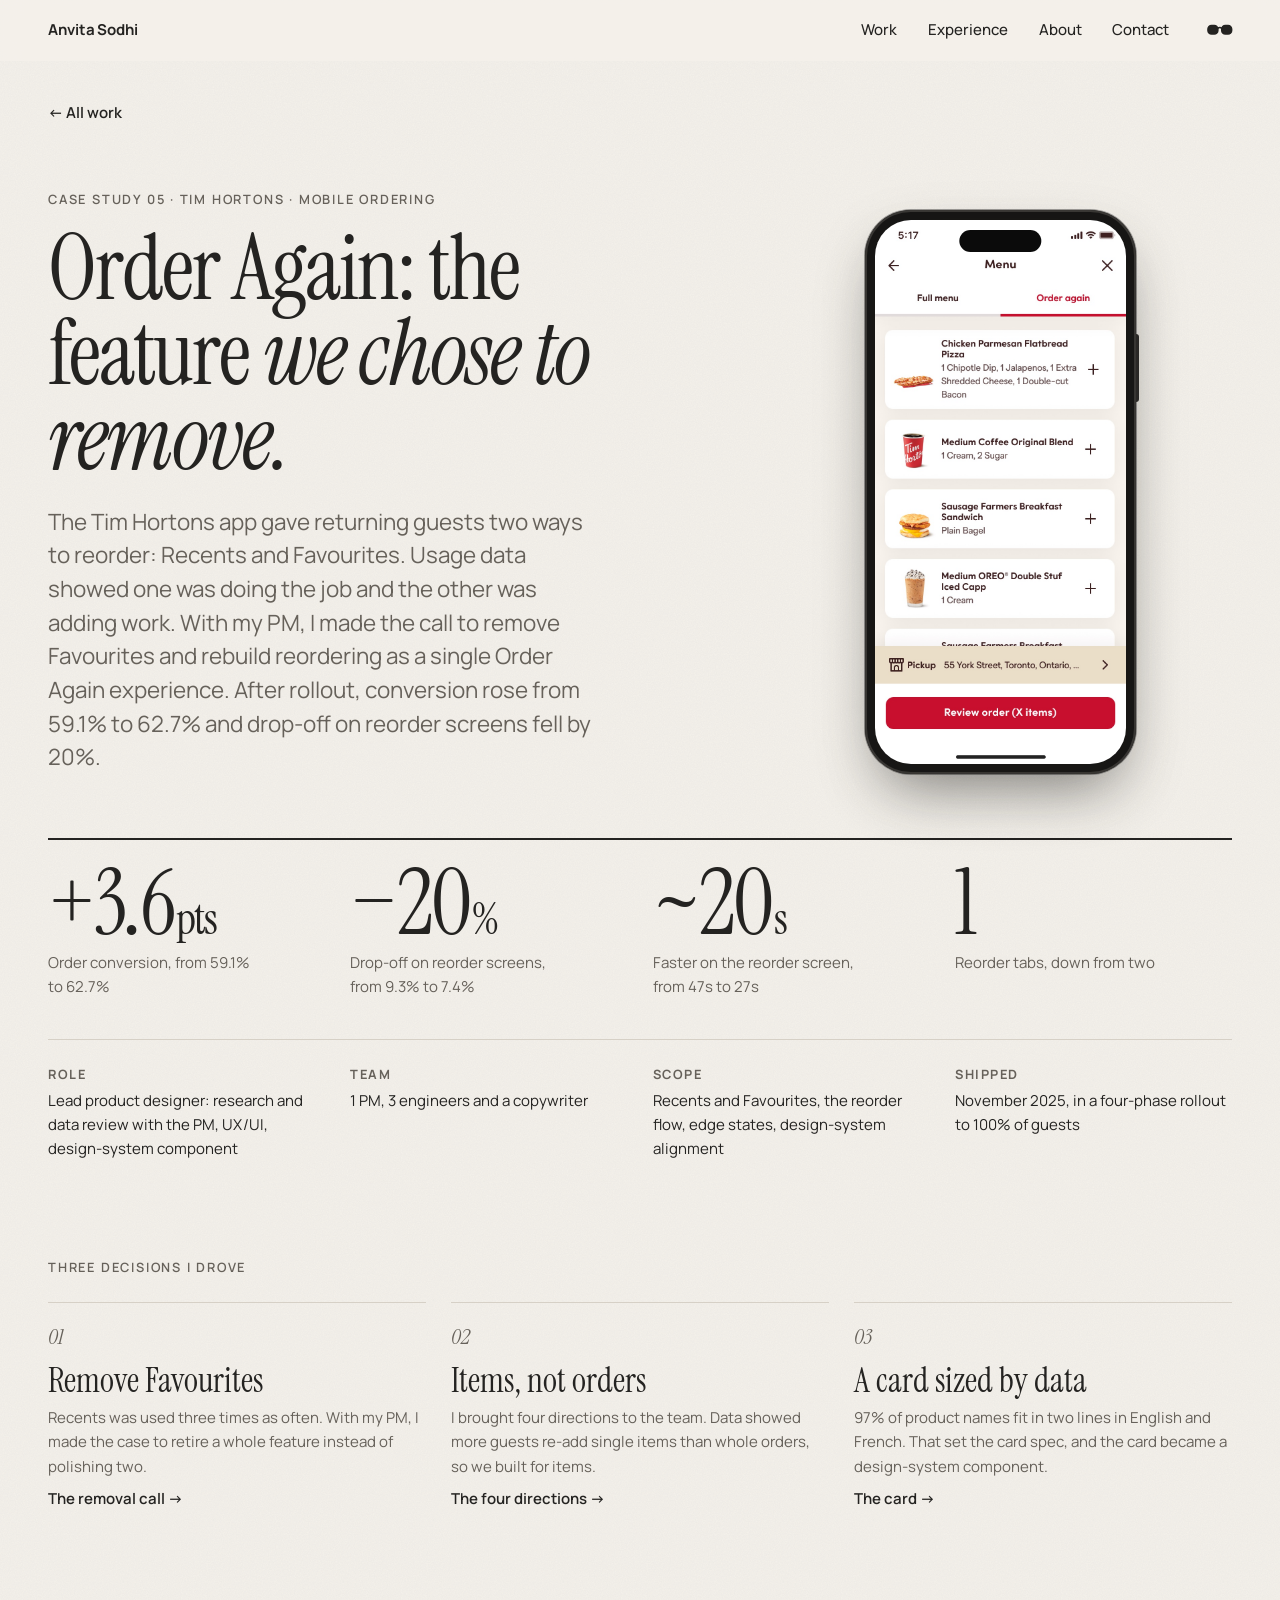
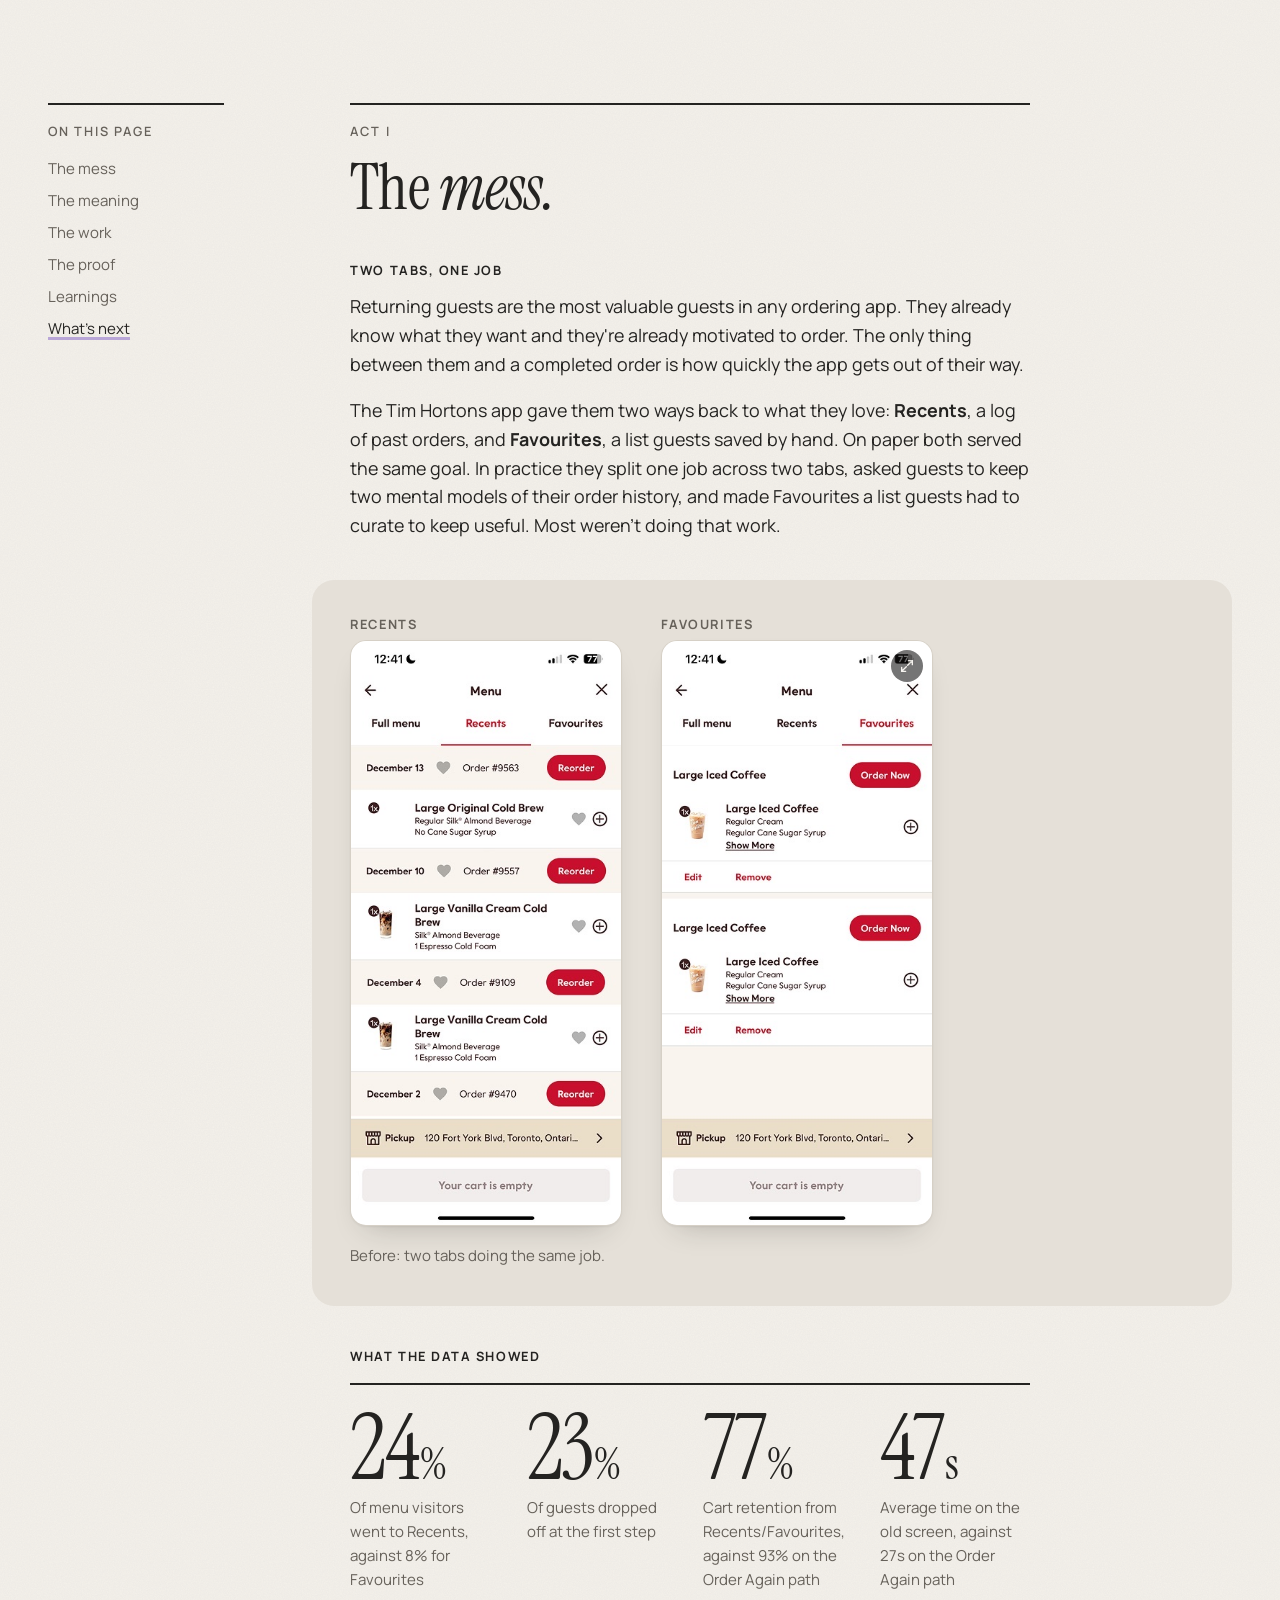
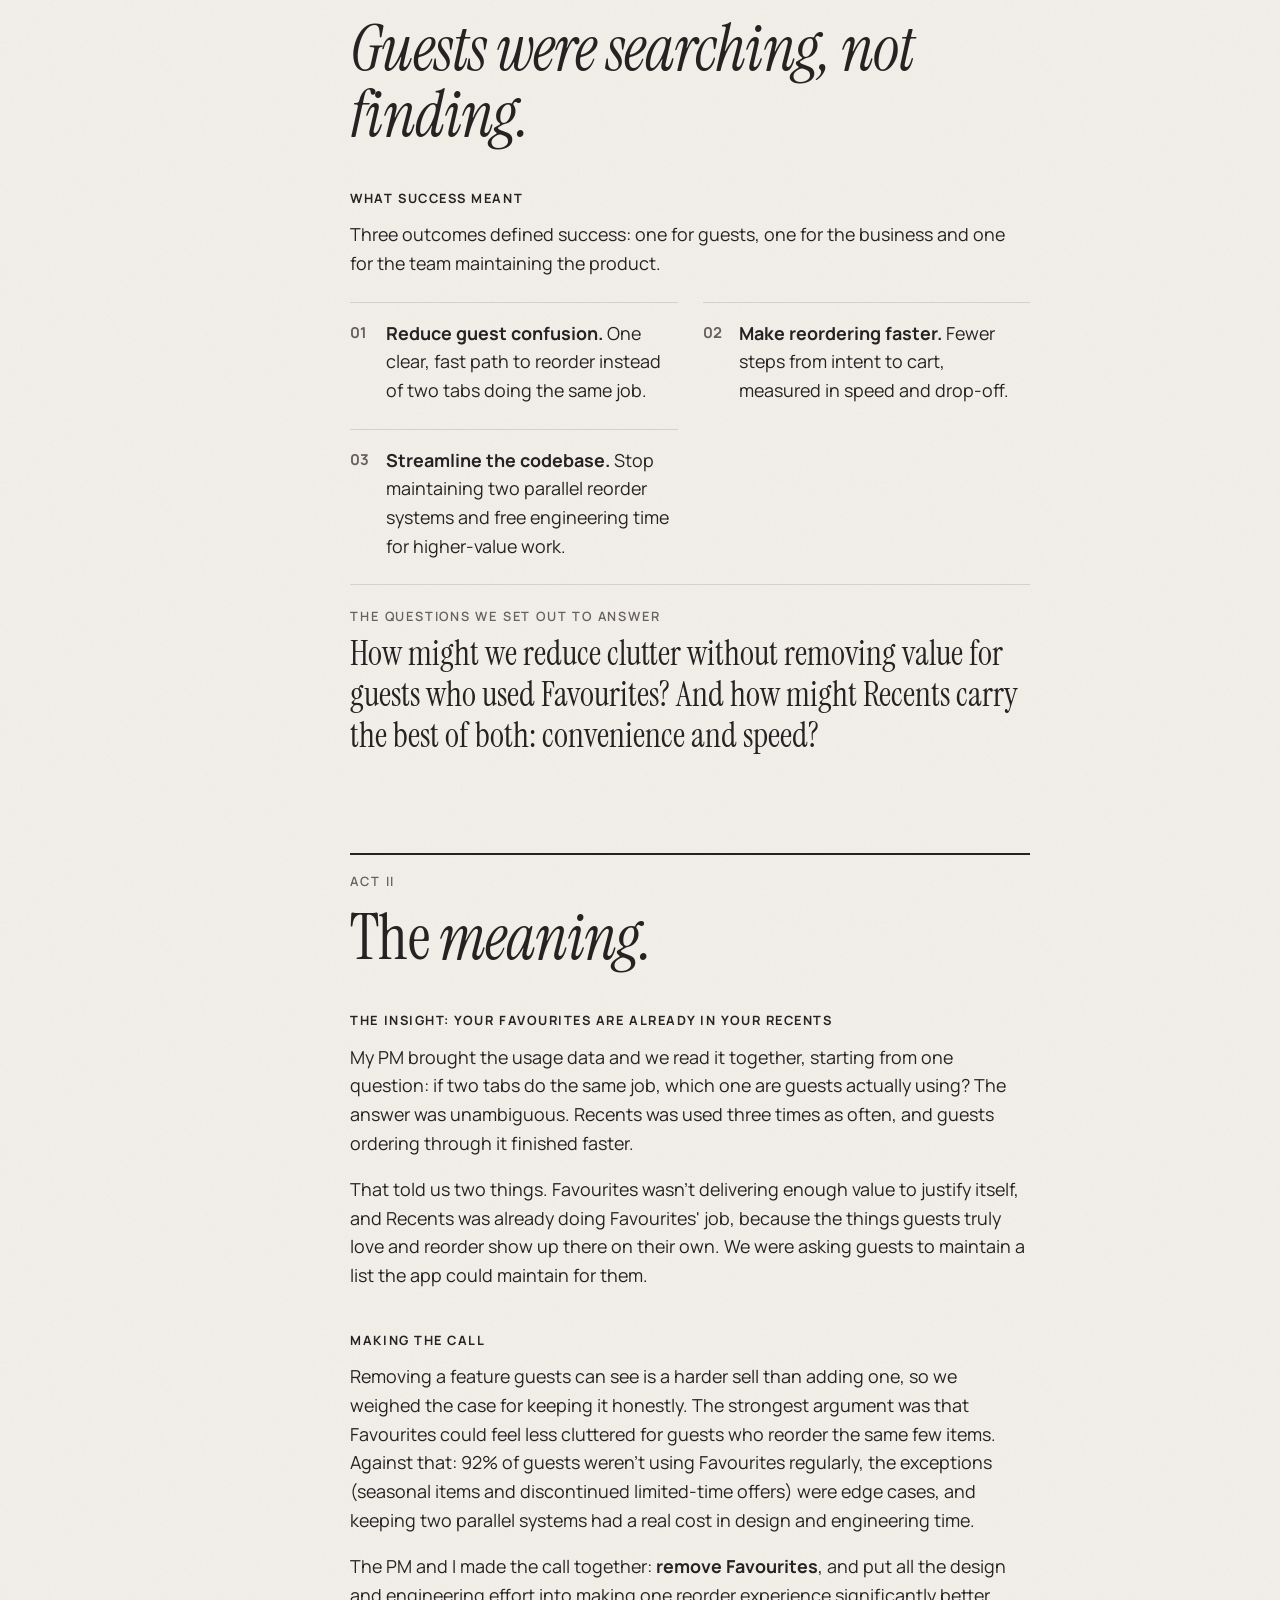
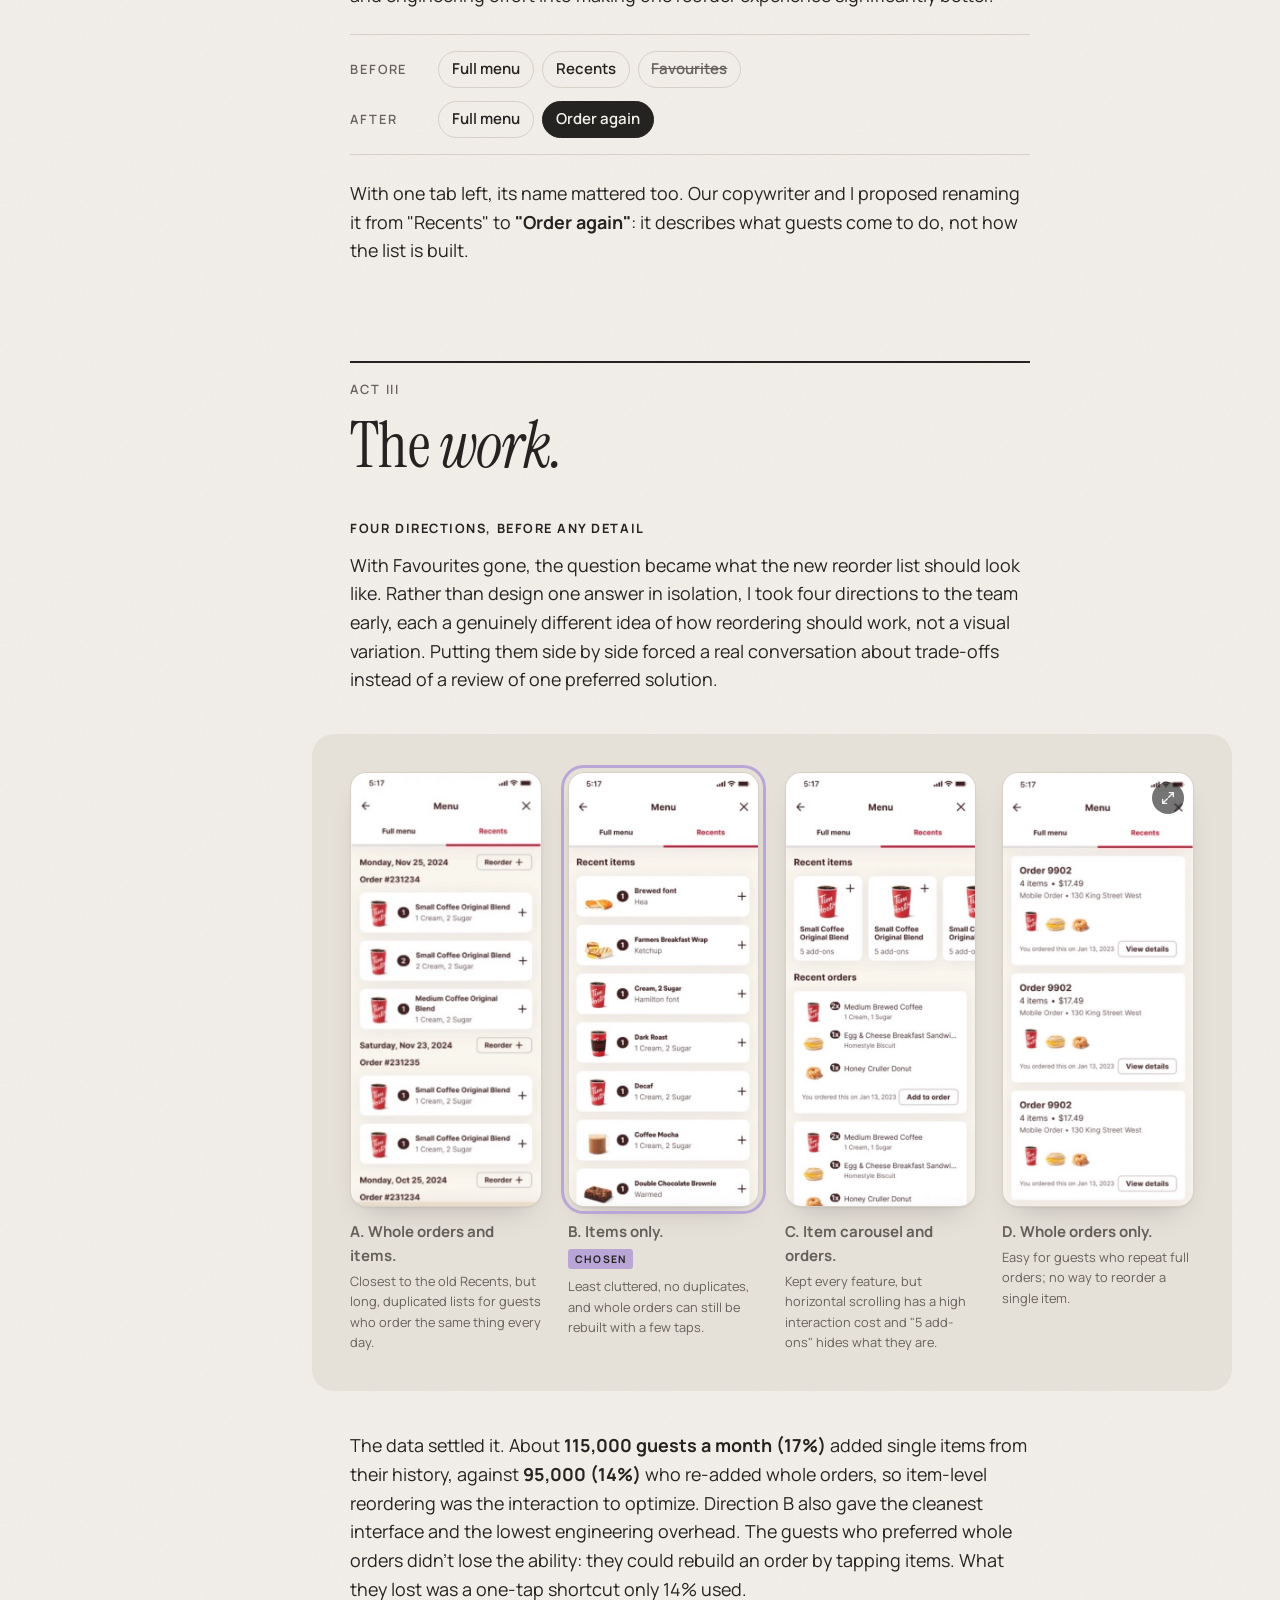
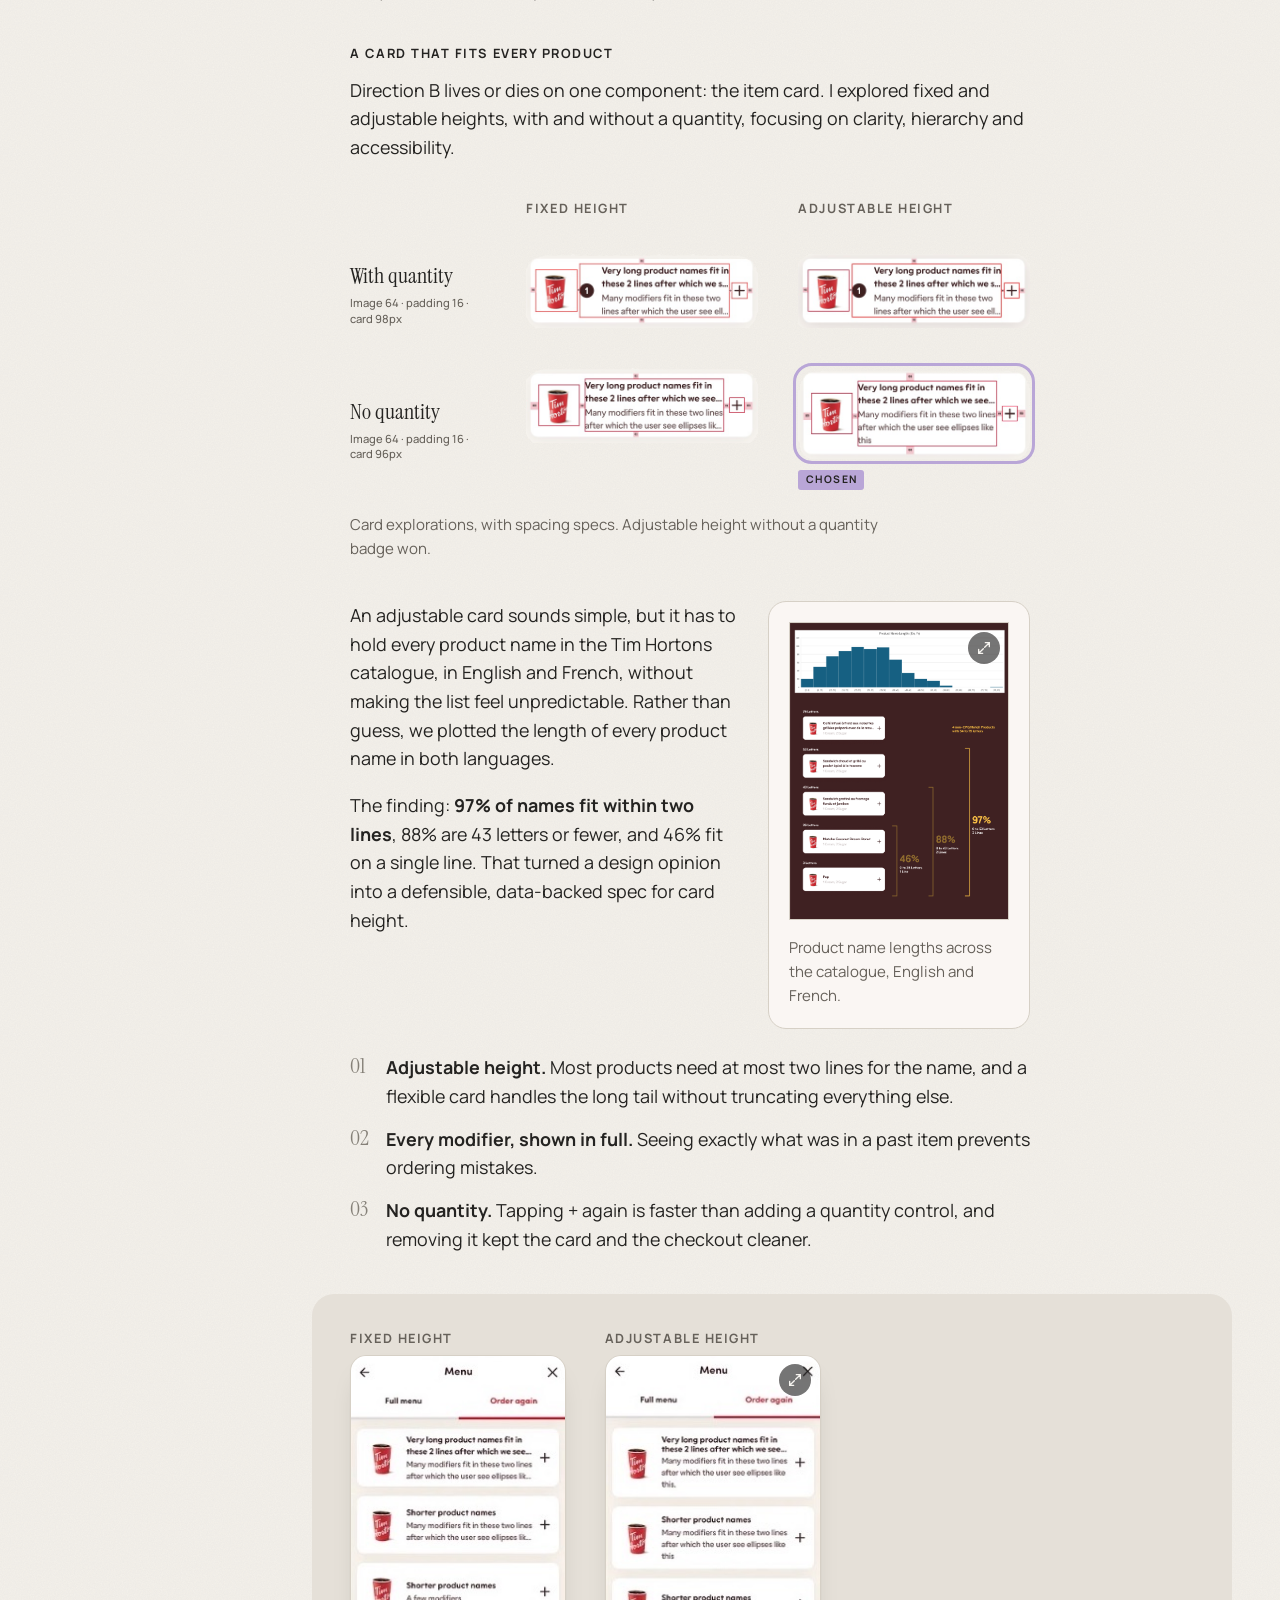
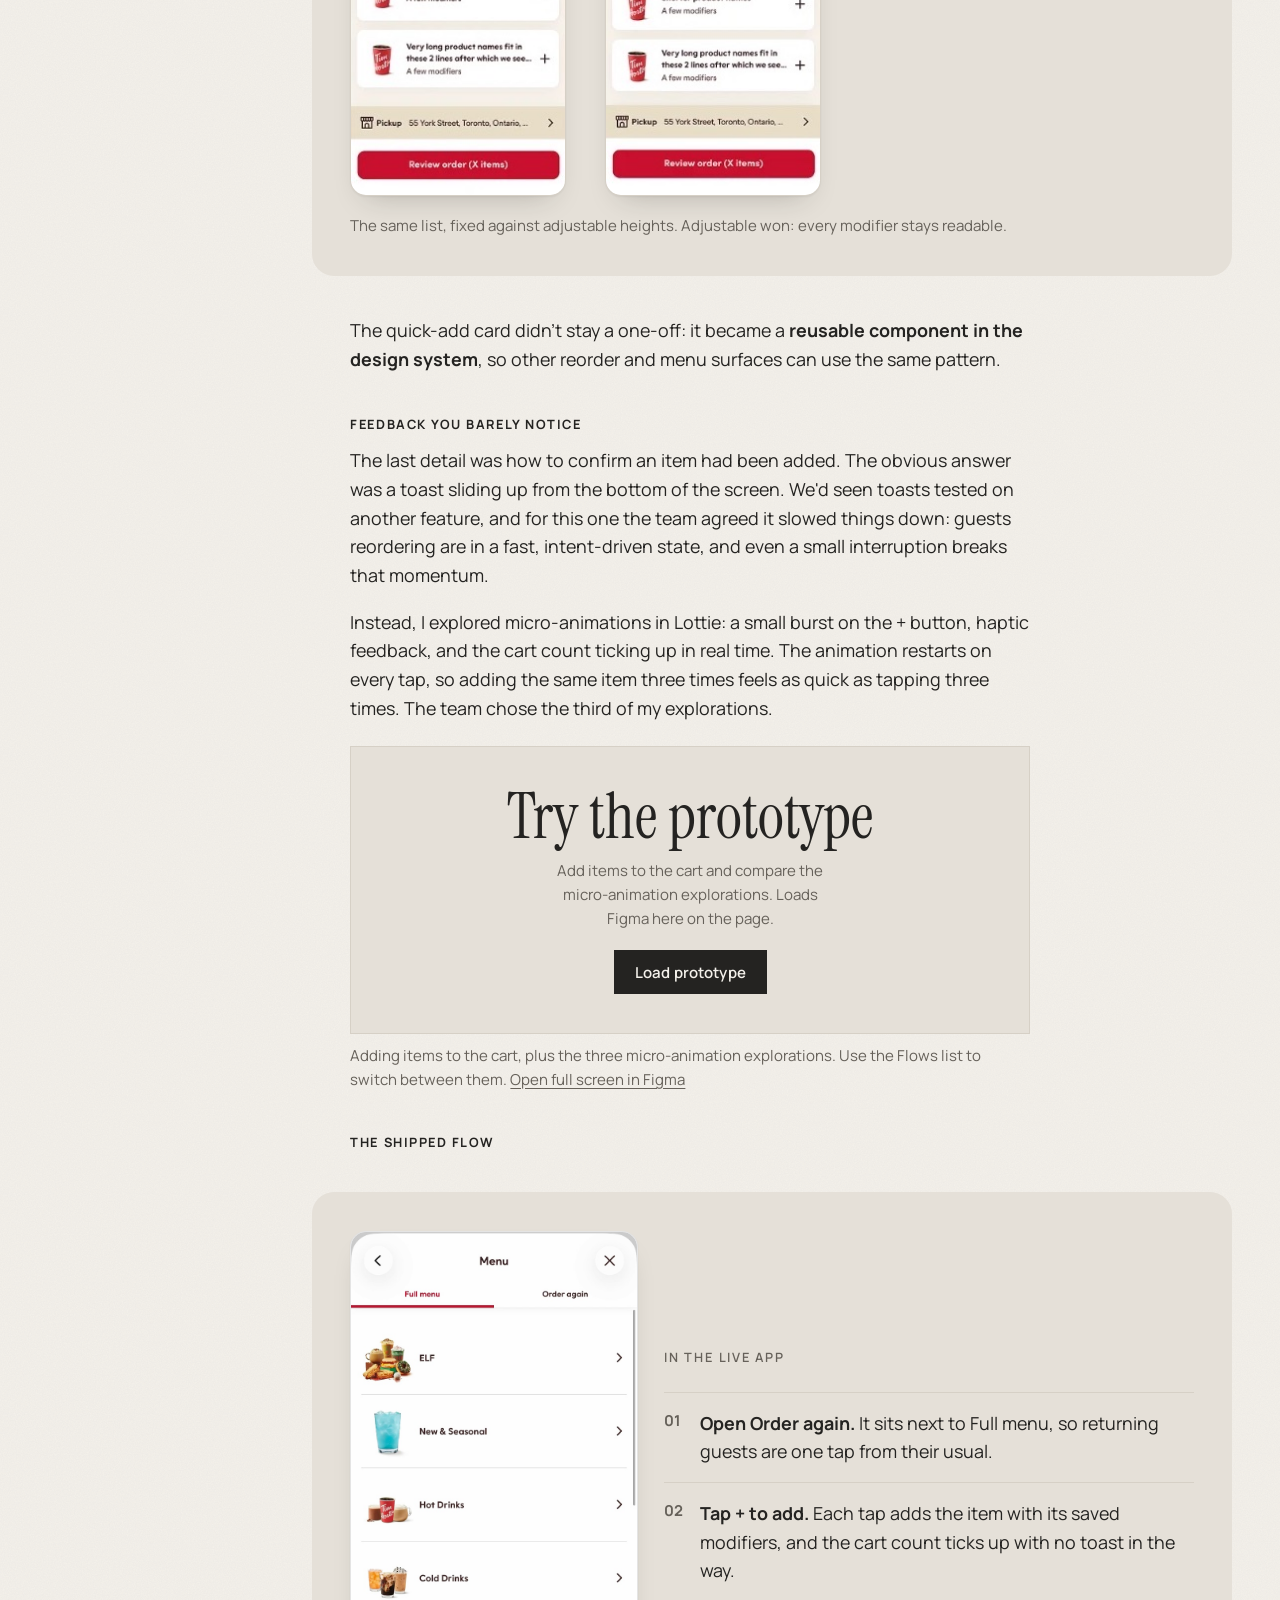
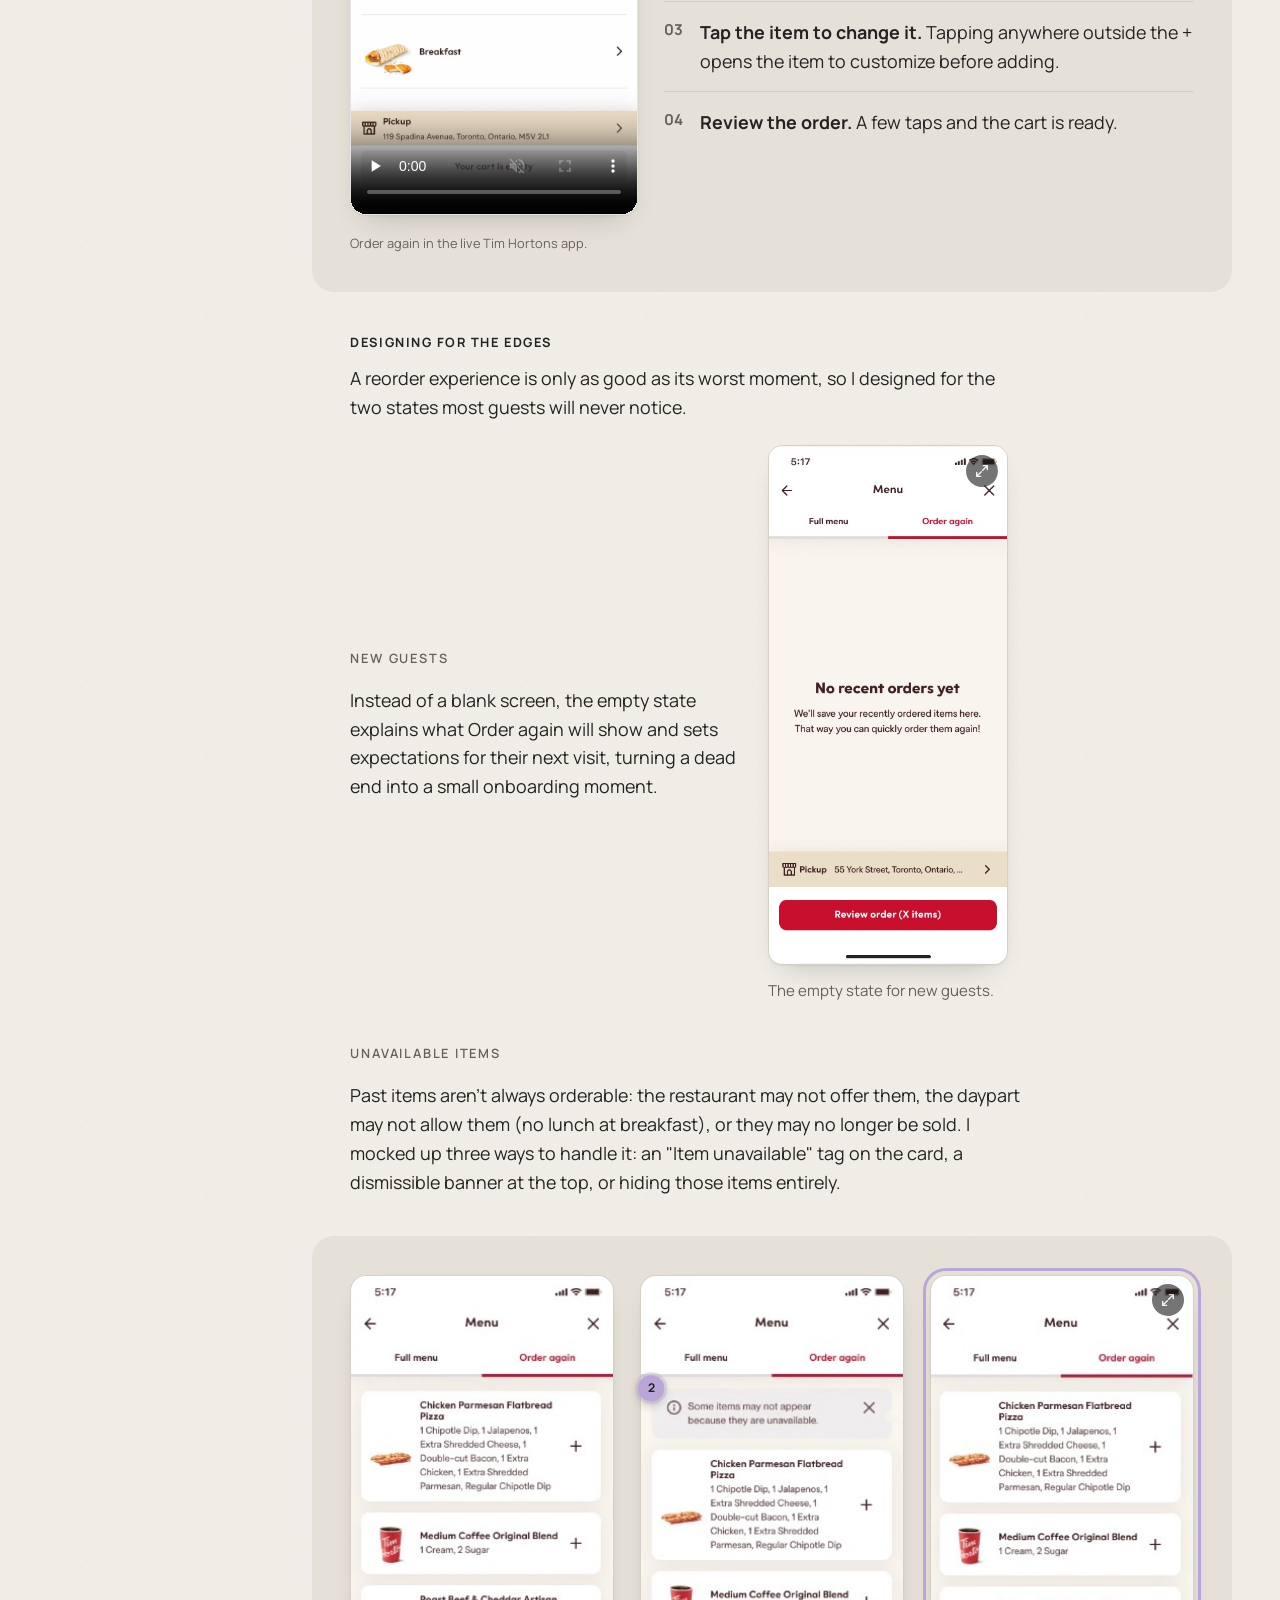
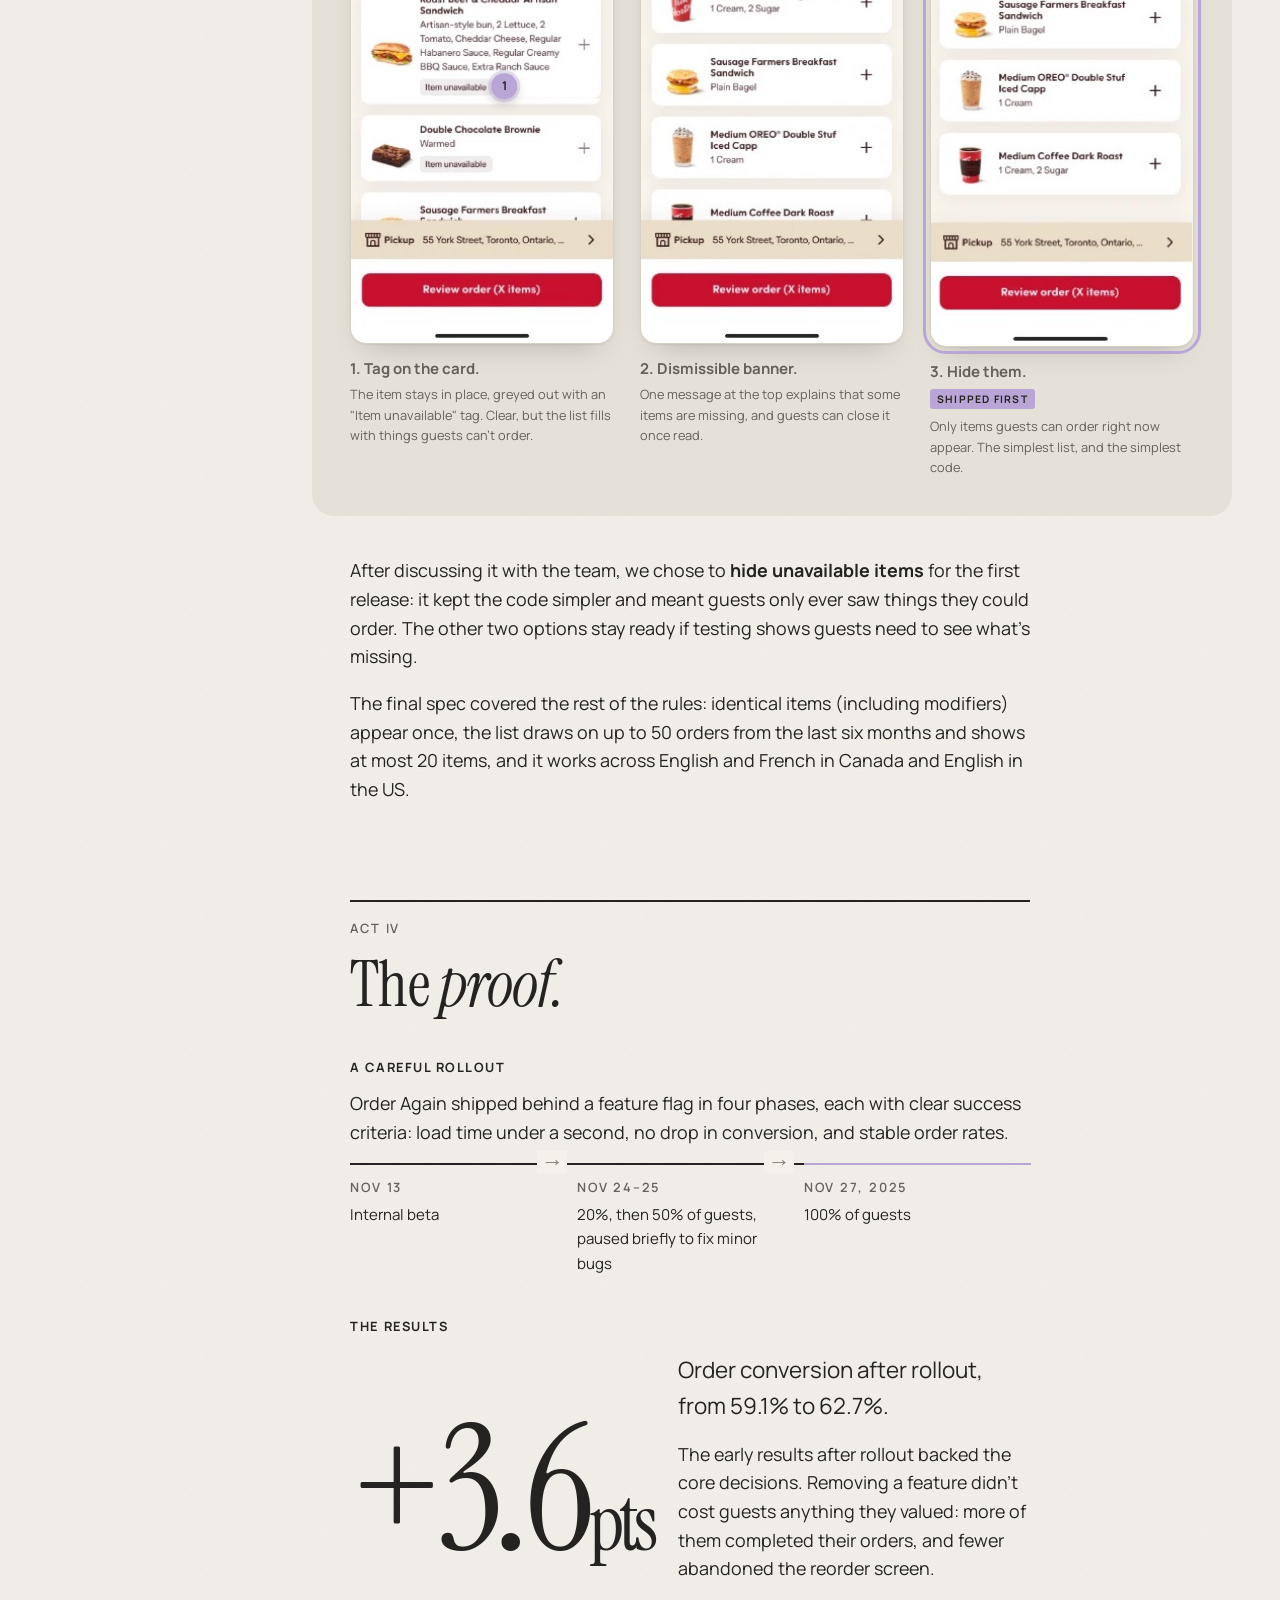
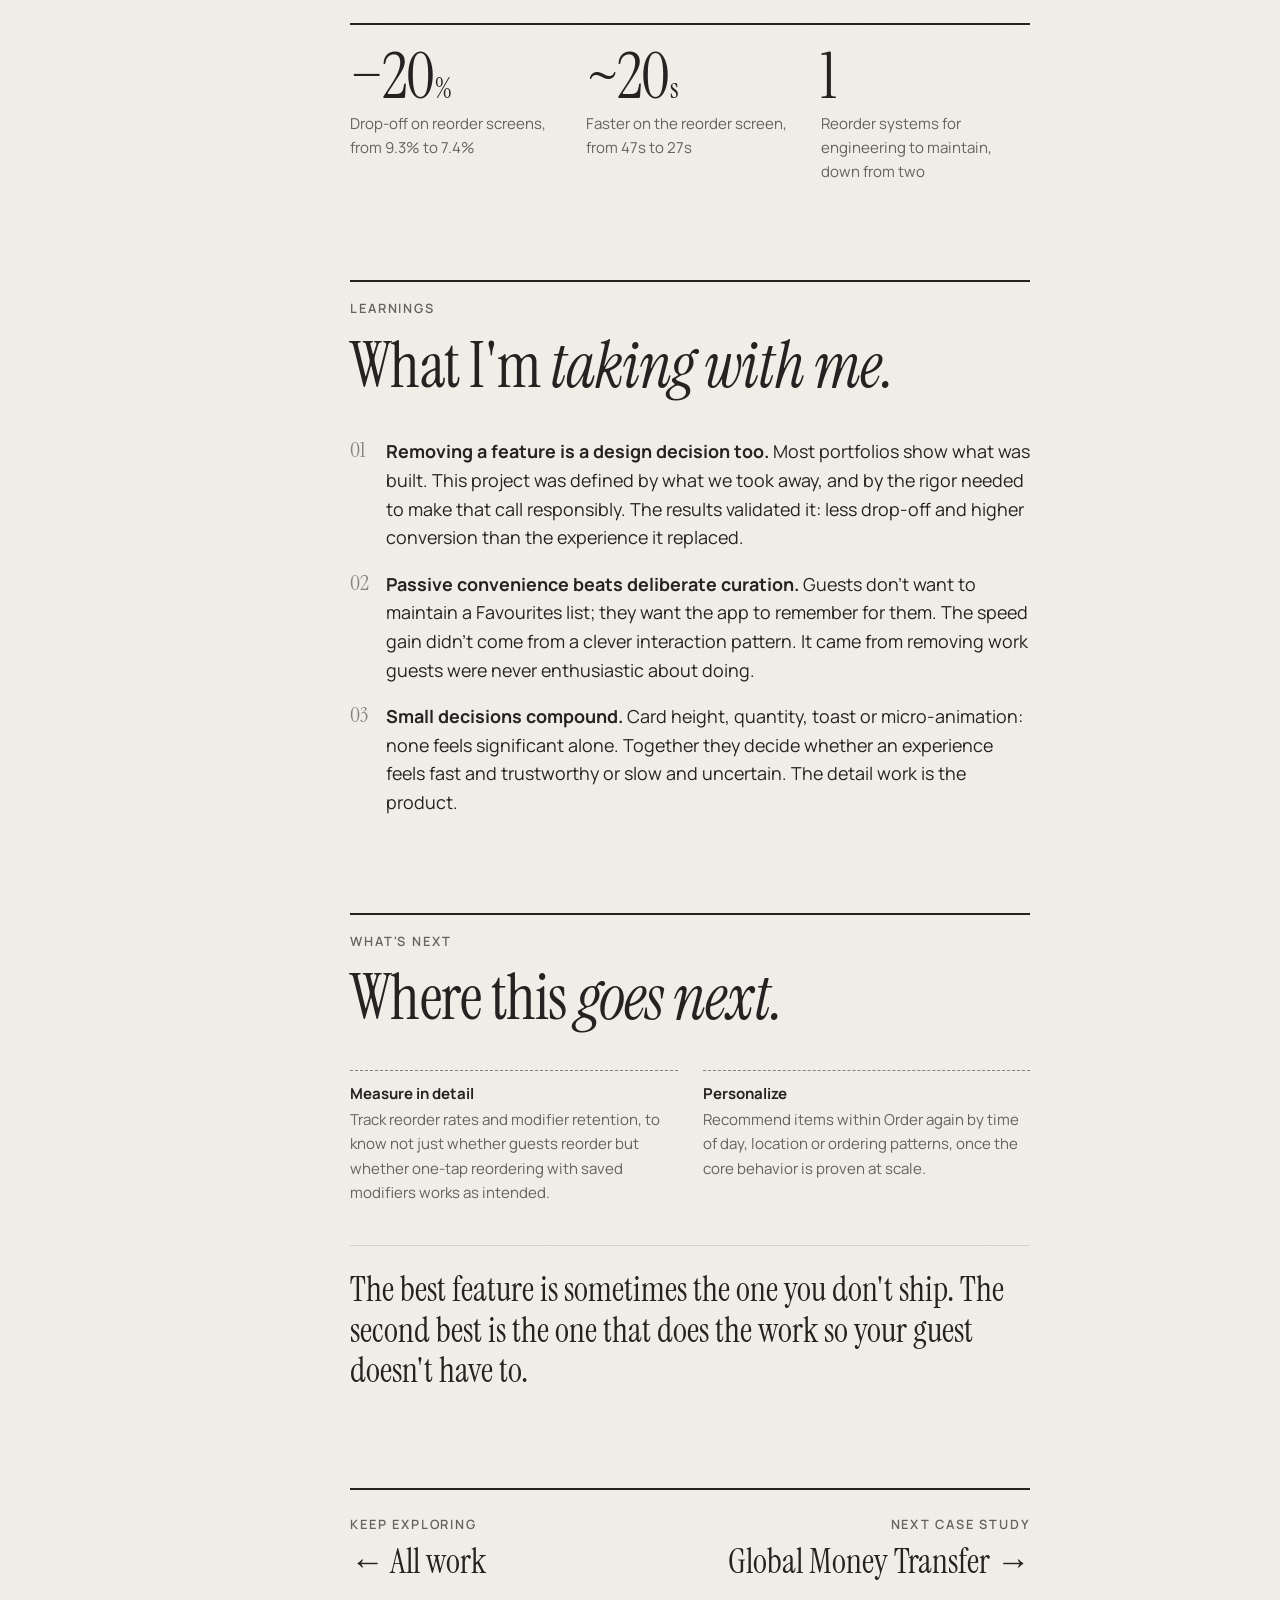
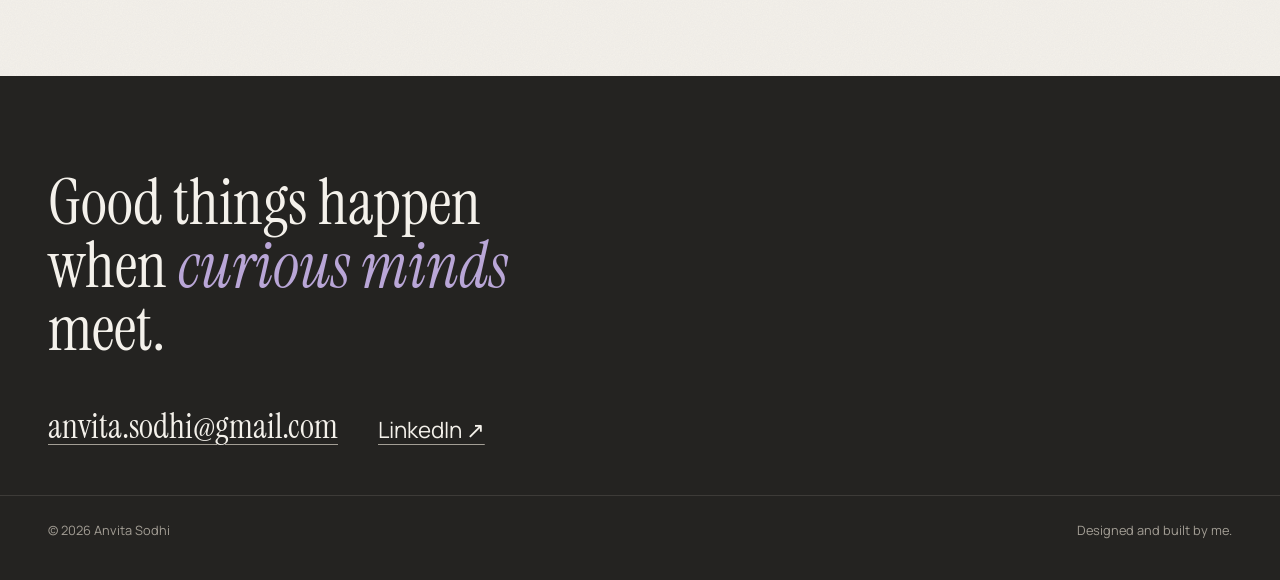
<file: work/order-again.html>
<!doctype html>
<html lang="en-CA" class="no-js">
<head>
<meta charset="utf-8">
<meta name="viewport" content="width=device-width,initial-scale=1">
<title>Order Again · Anvita Sodhi</title>
<meta name="description" content="Case study: how usage data led Anvita and her PM to remove Favourites from the Tim Hortons app and rebuild reordering as one Order Again experience. Conversion rose from 59.1% to 62.7%.">
<link rel="canonical" href="https://madebyanvita.github.io/work/order-again.html">
<meta name="theme-color" content="#F4F1EB">
<script>(function(){var t;try{t=localStorage.getItem("theme")}catch(e){}document.documentElement.setAttribute("data-theme",t||(matchMedia("(prefers-color-scheme: dark)").matches?"dark":"light"))})()</script>
<meta property="og:type" content="article">
<meta property="og:site_name" content="Anvita Sodhi">
<meta property="og:title" content="Order Again: the feature we removed to make reordering faster">
<meta property="og:description" content="Removing Favourites from the Tim Hortons app. Conversion 59.1% → 62.7%, 20% less drop-off.">
<meta property="og:url" content="https://madebyanvita.github.io/work/order-again.html">
<meta property="og:image" content="https://madebyanvita.github.io/assets/og.png">
<meta name="twitter:card" content="summary_large_image">
<link rel="icon" href="../favicon.svg" type="image/svg+xml">
<link rel="preconnect" href="https://fonts.googleapis.com">
<link rel="preconnect" href="https://fonts.gstatic.com" crossorigin>
<link href="https://fonts.googleapis.com/css2?family=Instrument+Serif:ital@0;1&family=Manrope:wght@400..800&display=swap" rel="stylesheet">
<link rel="stylesheet" href="../assets/css/site.css?v=e0ac408e">
<script src="../assets/js/site.js?v=6867fbca" defer></script>
</head>
<body class="case">
<a class="skip" href="#main">Skip to content</a>

<header class="site-header">
  <div class="wrap">
    <a class="wordmark" href="../">Anvita Sodhi</a>
    <div class="header-end">
    <nav class="site-nav" aria-label="Primary">
      <a href="../#work" aria-current="page">Work</a>
      <a href="../#experience">Experience</a>
      <a href="../#about">About</a>
      <a href="../#contact">Contact</a>
    </nav>
    <button class="theme-toggle" type="button" aria-pressed="false" aria-label="Dark mode" title="Lights off"><svg viewBox="0 0 26 12" aria-hidden="true"><rect class="tt-lens" x="1" y="1.5" width="10" height="8.5" rx="3.6"/><rect class="tt-lens" x="15" y="1.5" width="10" height="8.5" rx="3.6"/><rect class="tt-frame" x="1" y="1.5" width="10" height="8.5" rx="3.6"/><rect class="tt-frame" x="15" y="1.5" width="10" height="8.5" rx="3.6"/><path class="tt-frame" d="M11 4.5 C 12 3, 14 3, 15 4.5"/></svg></button>
    </div>
  </div>
</header>

<main id="main">
  <!-- INTRO -->
  <section class="cs-hero">
    <div class="wrap">
      <p class="cs-crumb"><a href="../#work">← All work</a></p>
      <div class="cs-hero-split">
        <div class="cs-hero-text">
        <p class="label cs-kicker">Case study 05 · Tim Hortons · Mobile ordering</p>
        <h1 class="cs-title">Order Again: the feature <em>we chose to remove.</em></h1>
        <p class="cs-lede">The Tim Hortons app gave returning guests two ways to reorder: Recents and Favourites. Usage data showed one was doing the job and the other was adding work. With my PM, I made the call to remove Favourites and rebuild reordering as a single Order Again experience. After rollout, conversion rose from 59.1% to 62.7% and drop-off on reorder screens fell by 20%.</p>
        </div>
        <figure class="cs-hero-media cs-hero-media--phone">
          <div class="device"><img src="../assets/img/work/order-again/hero-screen.jpg?v=b097bc8a" alt="The shipped Order again tab: past items with their modifiers, each with a plus button to add it to the cart" width="750" height="1624" fetchpriority="high"></div>
        </figure>
      </div>
    </div>
  </section>

  <!-- RESULTS UP FRONT -->
  <section class="wrap cs-impact" aria-label="Impact">
    <dl class="cs-stats cs-stats--4">
      <div><dt>Order conversion, from 59.1% to 62.7%</dt><dd>+3.6<small>pts</small></dd></div>
      <div><dt>Drop-off on reorder screens, from 9.3% to 7.4%</dt><dd>−20<small>%</small></dd></div>
      <div><dt>Faster on the reorder screen, from 47s to 27s</dt><dd>~20<small>s</small></dd></div>
      <div><dt>Reorder tabs, down from two</dt><dd>1</dd></div>
    </dl>
    <dl class="cs-facts">
      <div><dt>Role</dt><dd>Lead product designer: research and data review with the PM, UX/UI, design-system component</dd></div>
      <div><dt>Team</dt><dd>1 PM, 3 engineers and a copywriter</dd></div>
      <div><dt>Scope</dt><dd>Recents and Favourites, the reorder flow, edge states, design-system alignment</dd></div>
      <div><dt>Shipped</dt><dd>November 2025, in a four-phase rollout to 100% of guests</dd></div>
    </dl>
  </section>

  <!-- DECISIONS I OWNED -->
  <section class="cs-glance" aria-labelledby="owned-title">
    <div class="wrap">
      <h2 id="owned-title" class="label">Three decisions I drove</h2>
      <ol class="owned">
        <li>
          <p class="owned-n">01</p>
          <h3>Remove Favourites</h3>
          <p>Recents was used three times as often. With my PM, I made the case to retire a whole feature instead of polishing two.</p>
          <a class="owned-link" href="#remove">The removal call →</a>
        </li>
        <li>
          <p class="owned-n">02</p>
          <h3>Items, not orders</h3>
          <p>I brought four directions to the team. Data showed more guests re-add single items than whole orders, so we built for items.</p>
          <a class="owned-link" href="#directions">The four directions →</a>
        </li>
        <li>
          <p class="owned-n">03</p>
          <h3>A card sized by data</h3>
          <p>97% of product names fit in two lines in English and French. That set the card spec, and the card became a design-system component.</p>
          <a class="owned-link" href="#card">The card →</a>
        </li>
      </ol>
    </div>
  </section>

  <div class="wrap cs-layout">
    <nav class="cs-toc" aria-label="On this page">
      <p class="label">On this page</p>
      <ol>
        <li><a href="#mess">The mess</a></li>
        <li><a href="#meaning">The meaning</a></li>
        <li><a href="#work-act">The work</a></li>
        <li><a href="#proof">The proof</a></li>
        <li><a href="#learnings">Learnings</a></li>
        <li><a href="#next">What's next</a></li>
      </ol>
    </nav>

    <article class="cs-body">
      <!-- ACT I -->
      <section class="act" id="mess" aria-labelledby="mess-title">
        <header class="act-head"><p class="label">Act I</p><h2 id="mess-title">The <em>mess.</em></h2></header>

        <h3>Two tabs, one job</h3>
        <p>Returning guests are the most valuable guests in any ordering app. They already know what they want and they're already motivated to order. The only thing between them and a completed order is how quickly the app gets out of their way.</p>
        <p>The Tim Hortons app gave them two ways back to what they love: <b>Recents</b>, a log of past orders, and <b>Favourites</b>, a list guests saved by hand. On paper both served the same goal. In practice they split one job across two tabs, asked guests to keep two mental models of their order history, and made Favourites a list guests had to curate to keep useful. Most weren't doing that work.</p>
        <figure class="cs-figure screens-fig band band--pair">
          <div class="screens">
            <div class="screen-item"><span class="screen-label">Recents</span><img class="screen" src="../assets/img/work/order-again/before-recents.jpg?v=abda48c1" alt="The old Recents tab: past orders listed by date, each with a Reorder button, heart icons and items with modifiers" width="375" height="811" loading="lazy"></div>
            <div class="screen-item"><span class="screen-label">Favourites</span><img class="screen" src="../assets/img/work/order-again/before-favs.jpg?v=7ea578cb" alt="The old Favourites tab: saved orders with Order Now, Edit and Remove" width="375" height="811" loading="lazy"></div>
          </div>
          <figcaption>Before: two tabs doing the same job.</figcaption>
        </figure>

        <h3>What the data showed</h3>
        <dl class="cs-stats cs-stats--4 data-stats">
          <div><dt>Of menu visitors went to Recents, against 8% for Favourites</dt><dd>24<small>%</small></dd></div>
          <div><dt>Of guests dropped off at the first step</dt><dd>23<small>%</small></dd></div>
          <div><dt>Cart retention from Recents/Favourites, against 93% on the Order Again path</dt><dd>77<small>%</small></dd></div>
          <div><dt>Average time on the old screen, against 27s on the Order Again path</dt><dd>47<small>s</small></dd></div>
        </dl>
        <p class="pull">Guests were searching, not finding.</p>

        <h3>What success meant</h3>
        <p>Three outcomes defined success: one for guests, one for the business and one for the team maintaining the product.</p>
        <ol class="priorities priorities--grid">
          <li><b>Reduce guest confusion.</b> One clear, fast path to reorder instead of two tabs doing the same job.</li>
          <li><b>Make reordering faster.</b> Fewer steps from intent to cart, measured in speed and drop-off.</li>
          <li><b>Streamline the codebase.</b> Stop maintaining two parallel reorder systems and free engineering time for higher-value work.</li>
        </ol>
        <p class="goal"><span class="label">The questions we set out to answer</span>How might we reduce clutter without removing value for guests who used Favourites? And how might Recents carry the best of both: convenience and speed?</p>
      </section>

      <!-- ACT II -->
      <section class="act" id="meaning" aria-labelledby="meaning-title">
        <header class="act-head"><p class="label">Act II</p><h2 id="meaning-title">The <em>meaning.</em></h2></header>

        <h3 id="remove">The insight: your favourites are already in your Recents</h3>
        <p>My PM brought the usage data and we read it together, starting from one question: if two tabs do the same job, which one are guests actually using? The answer was unambiguous. Recents was used three times as often, and guests ordering through it finished faster.</p>
        <p>That told us two things. Favourites wasn't delivering enough value to justify itself, and Recents was already doing Favourites' job, because the things guests truly love and reorder show up there on their own. We were asking guests to maintain a list the app could maintain for them.</p>

        <h3>Making the call</h3>
        <p>Removing a feature guests can see is a harder sell than adding one, so we weighed the case for keeping it honestly. The strongest argument was that Favourites could feel less cluttered for guests who reorder the same few items. Against that: 92% of guests weren't using Favourites regularly, the exceptions (seasonal items and discontinued limited-time offers) were edge cases, and keeping two parallel systems had a real cost in design and engineering time.</p>
        <p>The PM and I made the call together: <b>remove Favourites</b>, and put all the design and engineering effort into making one reorder experience significantly better.</p>
        <div class="tab-shift" role="img" aria-label="Before: three tabs, Full menu, Recents and Favourites. After: two tabs, Full menu and Order again.">
          <div><span class="label">Before</span><span class="ts-tabs"><span>Full menu</span><span>Recents</span><span class="ts-gone">Favourites</span></span></div>
          <div><span class="label">After</span><span class="ts-tabs"><span>Full menu</span><span class="ts-on">Order again</span></span></div>
        </div>
        <p>With one tab left, its name mattered too. Our copywriter and I proposed renaming it from "Recents" to <b>"Order again"</b>: it describes what guests come to do, not how the list is built.</p>
      </section>

      <!-- ACT III -->
      <section class="act" id="work-act" aria-labelledby="work-title">
        <header class="act-head"><p class="label">Act III</p><h2 id="work-title">The <em>work.</em></h2></header>

        <h3 id="directions">Four directions, before any detail</h3>
        <p>With Favourites gone, the question became what the new reorder list should look like. Rather than design one answer in isolation, I took four directions to the team early, each a genuinely different idea of how reordering should work, not a visual variation. Putting them side by side forced a real conversation about trade-offs instead of a review of one preferred solution.</p>
        <div class="dirs band">
          <figure class="cs-figure dir">
            <img class="screen" src="../assets/img/work/order-again/dir-a.jpg?v=8d945a44" alt="Direction A: past orders grouped by date, each with a Reorder button and every item listed with a plus button" width="420" height="958" loading="lazy">
            <figcaption><b>A. Whole orders and items.</b> Closest to the old Recents, but long, duplicated lists for guests who order the same thing every day.</figcaption>
          </figure>
          <figure class="cs-figure dir dir--chosen">
            <img class="screen" src="../assets/img/work/order-again/dir-b.jpg?v=25064c59" alt="Direction B: a single list of recent items, each with its modifiers and a plus button" width="420" height="958" loading="lazy">
            <figcaption><b>B. Items only.</b> <span class="dir-tag">Chosen</span> Least cluttered, no duplicates, and whole orders can still be rebuilt with a few taps.</figcaption>
          </figure>
          <figure class="cs-figure dir">
            <img class="screen" src="../assets/img/work/order-again/dir-c.jpg?v=d471346b" alt="Direction C: a horizontal carousel of recent items above a list of recent orders" width="420" height="958" loading="lazy">
            <figcaption><b>C. Item carousel and orders.</b> Kept every feature, but horizontal scrolling has a high interaction cost and "5 add-ons" hides what they are.</figcaption>
          </figure>
          <figure class="cs-figure dir">
            <img class="screen" src="../assets/img/work/order-again/dir-d.jpg?v=b675ed73" alt="Direction D: cards for whole past orders with item thumbnails and a View details button" width="420" height="958" loading="lazy">
            <figcaption><b>D. Whole orders only.</b> Easy for guests who repeat full orders; no way to reorder a single item.</figcaption>
          </figure>
        </div>
        <p>The data settled it. About <b>115,000 guests a month (17%)</b> added single items from their history, against <b>95,000 (14%)</b> who re-added whole orders, so item-level reordering was the interaction to optimize. Direction B also gave the cleanest interface and the lowest engineering overhead. The guests who preferred whole orders didn't lose the ability: they could rebuild an order by tapping items. What they lost was a one-tap shortcut only 14% used.</p>

        <h3 id="card">A card that fits every product</h3>
        <p>Direction B lives or dies on one component: the item card. I explored fixed and adjustable heights, with and without a quantity, focusing on clarity, hierarchy and accessibility.</p>
        <div class="card-matrix" role="group" aria-label="Card explorations: fixed or adjustable height, with or without quantity">
          <span class="cm-head cm-h1">Fixed height</span>
          <span class="cm-head cm-h2">Adjustable height</span>
          <p class="cm-row cm-r1">With quantity<small>Image 64 · padding 16 · card 98px</small></p>
          <p class="cm-row cm-r2">No quantity<small>Image 64 · padding 16 · card 96px</small></p>
          <figure class="cm-cell"><img src="../assets/img/work/order-again/card-fixed-qty.png?v=3cd6c1b3" alt="Fixed-height card with a quantity badge: the name and modifiers are cut off after two lines" width="494" height="156" loading="lazy"><figcaption>Fixed height, with quantity</figcaption></figure>
          <figure class="cm-cell"><img src="../assets/img/work/order-again/card-adj-qty.png?v=9abf4b9f" alt="Adjustable-height card with a quantity badge" width="494" height="156" loading="lazy"><figcaption>Adjustable height, with quantity</figcaption></figure>
          <figure class="cm-cell"><img src="../assets/img/work/order-again/card-fixed-noqty.png?v=c81e56ed" alt="Fixed-height card without quantity: modifiers cut off after two lines" width="494" height="160" loading="lazy"><figcaption>Fixed height, no quantity</figcaption></figure>
          <figure class="cm-cell cm-cell--chosen"><img src="../assets/img/work/order-again/card-adj-noqty.png?v=3f7c6c25" alt="Adjustable-height card without quantity: the card grows to show every modifier" width="494" height="195" loading="lazy"><figcaption>Adjustable height, no quantity <span class="dir-tag">Chosen</span></figcaption></figure>
        </div>
        <p class="caption">Card explorations, with spacing specs. Adjustable height without a quantity badge won.</p>
        <div class="split split--photo">
          <div>
            <p>An adjustable card sounds simple, but it has to hold every product name in the Tim Hortons catalogue, in English and French, without making the list feel unpredictable. Rather than guess, we plotted the length of every product name in both languages.</p>
            <p>The finding: <b>97% of names fit within two lines</b>, 88% are 43 letters or fewer, and 46% fit on a single line. That turned a design opinion into a defensible, data-backed spec for card height.</p>
          </div>
          <figure class="cs-figure split-fig stage stage--tight">
            <img src="../assets/img/work/order-again/letters.png?v=0ad6a6a6" alt="Histogram of product name lengths in English and French, with example cards from 3 to 79 letters; 46% fit on one line, 88% are up to 43 letters and 97% fit in two lines" width="1315" height="1781" loading="lazy">
            <figcaption>Product name lengths across the catalogue, English and French.</figcaption>
          </figure>
        </div>
        <ol class="findings">
          <li><b>Adjustable height.</b> Most products need at most two lines for the name, and a flexible card handles the long tail without truncating everything else.</li>
          <li><b>Every modifier, shown in full.</b> Seeing exactly what was in a past item prevents ordering mistakes.</li>
          <li><b>No quantity.</b> Tapping + again is faster than adding a quantity control, and removing it kept the card and the checkout cleaner.</li>
        </ol>
        <figure class="cs-figure screens-fig band band--pair band--small">
          <div class="screens">
            <div class="screen-item"><span class="screen-label">Fixed height</span><img class="screen" src="../assets/img/work/order-again/card-fixed.jpg?v=bc4bfa26" alt="Order again list with fixed card heights: long names and modifiers are cut off with ellipses" width="216" height="444" loading="lazy"></div>
            <div class="screen-item"><span class="screen-label">Adjustable height</span><img class="screen" src="../assets/img/work/order-again/card-adjustable.jpg?v=d8219e02" alt="Order again list with adjustable card heights: each card grows to show the full modifier list" width="216" height="444" loading="lazy"></div>
          </div>
          <figcaption>The same list, fixed against adjustable heights. Adjustable won: every modifier stays readable.</figcaption>
        </figure>
        <p>The quick-add card didn't stay a one-off: it became a <b>reusable component in the design system</b>, so other reorder and menu surfaces can use the same pattern.</p>

        <h3>Feedback you barely notice</h3>
        <p>The last detail was how to confirm an item had been added. The obvious answer was a toast sliding up from the bottom of the screen. We'd seen toasts tested on another feature, and for this one the team agreed it slowed things down: guests reordering are in a fast, intent-driven state, and even a small interruption breaks that momentum.</p>
        <p>Instead, I explored micro-animations in Lottie: a small burst on the + button, haptic feedback, and the cart count ticking up in real time. The animation restarts on every tap, so adding the same item three times feels as quick as tapping three times. The team chose the third of my explorations.</p>
        <figure class="cs-figure proto">
          <div class="proto-frame" data-embed="https://embed.figma.com/proto/dMMPRP1nJSD3jigyUQKOFO/MO-P?node-id=111-10619&amp;scaling=scale-down&amp;content-scaling=fixed&amp;page-id=31%3A23553&amp;starting-point-node-id=111%3A10619&amp;show-proto-sidebar=1&amp;bg-color=E5E0D8&amp;embed-host=share" data-embed-title="Interactive Figma prototype of Order again and its add-to-cart micro-animations">
            <button class="proto-load" type="button"><span class="proto-load-title">Try the prototype</span><span class="proto-load-sub">Add items to the cart and compare the micro-animation explorations. Loads Figma here on the page.</span><span class="btn">Load prototype</span></button>
          </div>
          <figcaption>Adding items to the cart, plus the three micro-animation explorations. Use the Flows list to switch between them. <a href="https://www.figma.com/proto/dMMPRP1nJSD3jigyUQKOFO/MO-P?node-id=111-10619&amp;scaling=scale-down&amp;content-scaling=fixed&amp;page-id=31%3A23553&amp;starting-point-node-id=111%3A10619&amp;show-proto-sidebar=1" target="_blank" rel="noopener">Open full screen in Figma</a></figcaption>
        </figure>
        <h3>The shipped flow</h3>
        <div class="fx band">
          <figure class="fx-video fx-video--native">
            <video class="screen" src="../assets/img/work/order-again/flow.mp4?v=a735a571" poster="../assets/img/work/order-again/flow-poster.jpg" width="720" height="1466" controls muted loop playsinline preload="none" aria-label="Screen recording of the shipped Order again tab in the Tim Hortons app: adding items, opening one to customize, and the cart count rising to four"></video>
            <figcaption>Order again in the live Tim Hortons app.</figcaption>
          </figure>
          <div class="fx-steps">
            <p class="label">In the live app</p>
            <ol class="fx-list">
              <li><b>Open Order again.</b> It sits next to Full menu, so returning guests are one tap from their usual.</li>
              <li><b>Tap + to add.</b> Each tap adds the item with its saved modifiers, and the cart count ticks up with no toast in the way.</li>
              <li><b>Tap the item to change it.</b> Tapping anywhere outside the + opens the item to customize before adding.</li>
              <li><b>Review the order.</b> A few taps and the cart is ready.</li>
            </ol>
          </div>
        </div>

        <h3>Designing for the edges</h3>
        <p>A reorder experience is only as good as its worst moment, so I designed for the two states most guests will never notice.</p>
        <div class="split split--photo split--center">
          <div>
            <p class="label">New guests</p>
            <p>Instead of a blank screen, the empty state explains what Order again will show and sets expectations for their next visit, turning a dead end into a small onboarding moment.</p>
          </div>
          <figure class="cs-figure split-fig screens-fig screens-fig--single">
            <img class="screen" src="../assets/img/work/order-again/empty.jpg?v=6c383c72" alt="Order again empty state: No recent orders yet. We'll save your recently ordered items here, so you can quickly order them again." width="375" height="815" loading="lazy">
            <figcaption>The empty state for new guests.</figcaption>
          </figure>
        </div>
        <p class="label edge-label">Unavailable items</p>
        <p>Past items aren't always orderable: the restaurant may not offer them, the daypart may not allow them (no lunch at breakfast), or they may no longer be sold. I mocked up three ways to handle it: an "Item unavailable" tag on the card, a dismissible banner at the top, or hiding those items entirely.</p>
        <div class="dirs dirs--3 band">
          <figure class="cs-figure dir">
            <div class="pin-wrap"><img class="screen" src="../assets/img/work/order-again/unavail-1.jpg?v=090dbeb0" alt="Option 1: unavailable items stay in the list with a grey Item unavailable tag on the card" width="259" height="660" loading="lazy"><span class="pin" style="left:58%;top:61.5%" aria-hidden="true">1</span></div>
            <figcaption><b>1. Tag on the card.</b> The item stays in place, greyed out with an "Item unavailable" tag. Clear, but the list fills with things guests can't order.</figcaption>
          </figure>
          <figure class="cs-figure dir">
            <div class="pin-wrap"><img class="screen" src="../assets/img/work/order-again/unavail-2.jpg?v=ec32d508" alt="Option 2: a dismissible banner at the top says some items may not appear because they are unavailable" width="259" height="660" loading="lazy"><span class="pin" style="left:4%;top:17%" aria-hidden="true">2</span></div>
            <figcaption><b>2. Dismissible banner.</b> One message at the top explains that some items are missing, and guests can close it once read.</figcaption>
          </figure>
          <figure class="cs-figure dir dir--chosen">
            <div class="pin-wrap"><img class="screen" src="../assets/img/work/order-again/unavail-3.jpg?v=e446c1f3" alt="Option 3: unavailable items are simply not shown; the list only contains items that can be ordered" width="258" height="660" loading="lazy"></div>
            <figcaption><b>3. Hide them.</b><span class="dir-tag">Shipped first</span>Only items guests can order right now appear. The simplest list, and the simplest code.</figcaption>
          </figure>
        </div>
        <p>After discussing it with the team, we chose to <b>hide unavailable items</b> for the first release: it kept the code simpler and meant guests only ever saw things they could order. The other two options stay ready if testing shows guests need to see what's missing.</p>
        <p>The final spec covered the rest of the rules: identical items (including modifiers) appear once, the list draws on up to 50 orders from the last six months and shows at most 20 items, and it works across English and French in Canada and English in the US.</p>
      </section>

      <section class="act act--proof" id="proof" aria-labelledby="proof-title">
        <header class="act-head"><p class="label">Act IV</p><h2 id="proof-title">The <em>proof.</em></h2></header>

        <h3>A careful rollout</h3>
        <p>Order Again shipped behind a feature flag in four phases, each with clear success criteria: load time under a second, no drop in conversion, and stable order rates.</p>
        <ol class="loop" aria-label="Rollout phases">
          <li><span class="label">Nov 13</span>Internal beta</li>
          <li><span class="label">Nov 24–25</span>20%, then 50% of guests, paused briefly to fix minor bugs</li>
          <li><span class="label">Nov 27, 2025</span>100% of guests</li>
        </ol>

        <h3 id="results">The results</h3>
        <div class="proof-hero">
          <p class="big-fig">+3.6<small>pts</small></p>
          <div>
            <p class="big-fig-label">Order conversion after rollout, from 59.1% to 62.7%.</p>
            <p>The early results after rollout backed the core decisions. Removing a feature didn't cost guests anything they valued: more of them completed their orders, and fewer abandoned the reorder screen.</p>
          </div>
        </div>
        <dl class="cs-stats proof-stats">
          <div><dt>Drop-off on reorder screens, from 9.3% to 7.4%</dt><dd>−20<small>%</small></dd></div>
          <div><dt>Faster on the reorder screen, from 47s to 27s</dt><dd>~20<small>s</small></dd></div>
          <div><dt>Reorder systems for engineering to maintain, down from two</dt><dd>1</dd></div>
        </dl>
      </section>

      <section class="act" id="learnings" aria-labelledby="learnings-title">
        <header class="act-head"><p class="label">Learnings</p><h2 id="learnings-title">What I'm <em>taking with me.</em></h2></header>
        <ol class="learnings">
          <li><b>Removing a feature is a design decision too.</b> Most portfolios show what was built. This project was defined by what we took away, and by the rigor needed to make that call responsibly. The results validated it: less drop-off and higher conversion than the experience it replaced.</li>
          <li><b>Passive convenience beats deliberate curation.</b> Guests don't want to maintain a Favourites list; they want the app to remember for them. The speed gain didn't come from a clever interaction pattern. It came from removing work guests were never enthusiastic about doing.</li>
          <li><b>Small decisions compound.</b> Card height, quantity, toast or micro-animation: none feels significant alone. Together they decide whether an experience feels fast and trustworthy or slow and uncertain. The detail work is the product.</li>
        </ol>
      </section>

      <section class="act" id="next" aria-labelledby="next-title">
        <header class="act-head"><p class="label">What's next</p><h2 id="next-title">Where this <em>goes next.</em></h2></header>
        <ul class="wip">
          <li><b>Measure in detail</b>Track reorder rates and modifier retention, to know not just whether guests reorder but whether one-tap reordering with saved modifiers works as intended.</li>
          <li><b>Personalize</b>Recommend items within Order again by time of day, location or ordering patterns, once the core behavior is proven at scale.</li>
        </ul>
        <p class="goal">The best feature is sometimes the one you don't ship. The second best is the one that does the work so your guest doesn't have to.</p>
      </section>

      <nav class="pager pager--two" aria-label="More work">
        <a href="/#work"><span class="label">Keep exploring</span><strong>← All work</strong></a>
        <a class="next" href="global-money-transfer.html"><span class="label">Next case study</span><strong>Global Money Transfer →</strong></a>
      </nav>
    </article>
  </div>
</main>

<footer class="on-ink cs-footer" id="contact">
  <div class="wrap">
    <p class="cs-footer-line">Good things happen when <em>curious minds</em> meet.</p>
    <p class="contact-links"><a class="email" href="mailto:anvita.sodhi@gmail.com">anvita.sodhi@gmail.com</a> <a href="https://www.linkedin.com/in/anvitasodhi" rel="me">LinkedIn ↗</a></p>
  </div>
  <div class="site-footer"><div class="wrap"><span>© 2026 Anvita Sodhi</span><span>Designed and built by me.</span></div></div>
</footer>
<p class="preview-banner" role="status">Preview mode: drafts are visible. The live site hides them.</p>
</body>
</html>
</file>
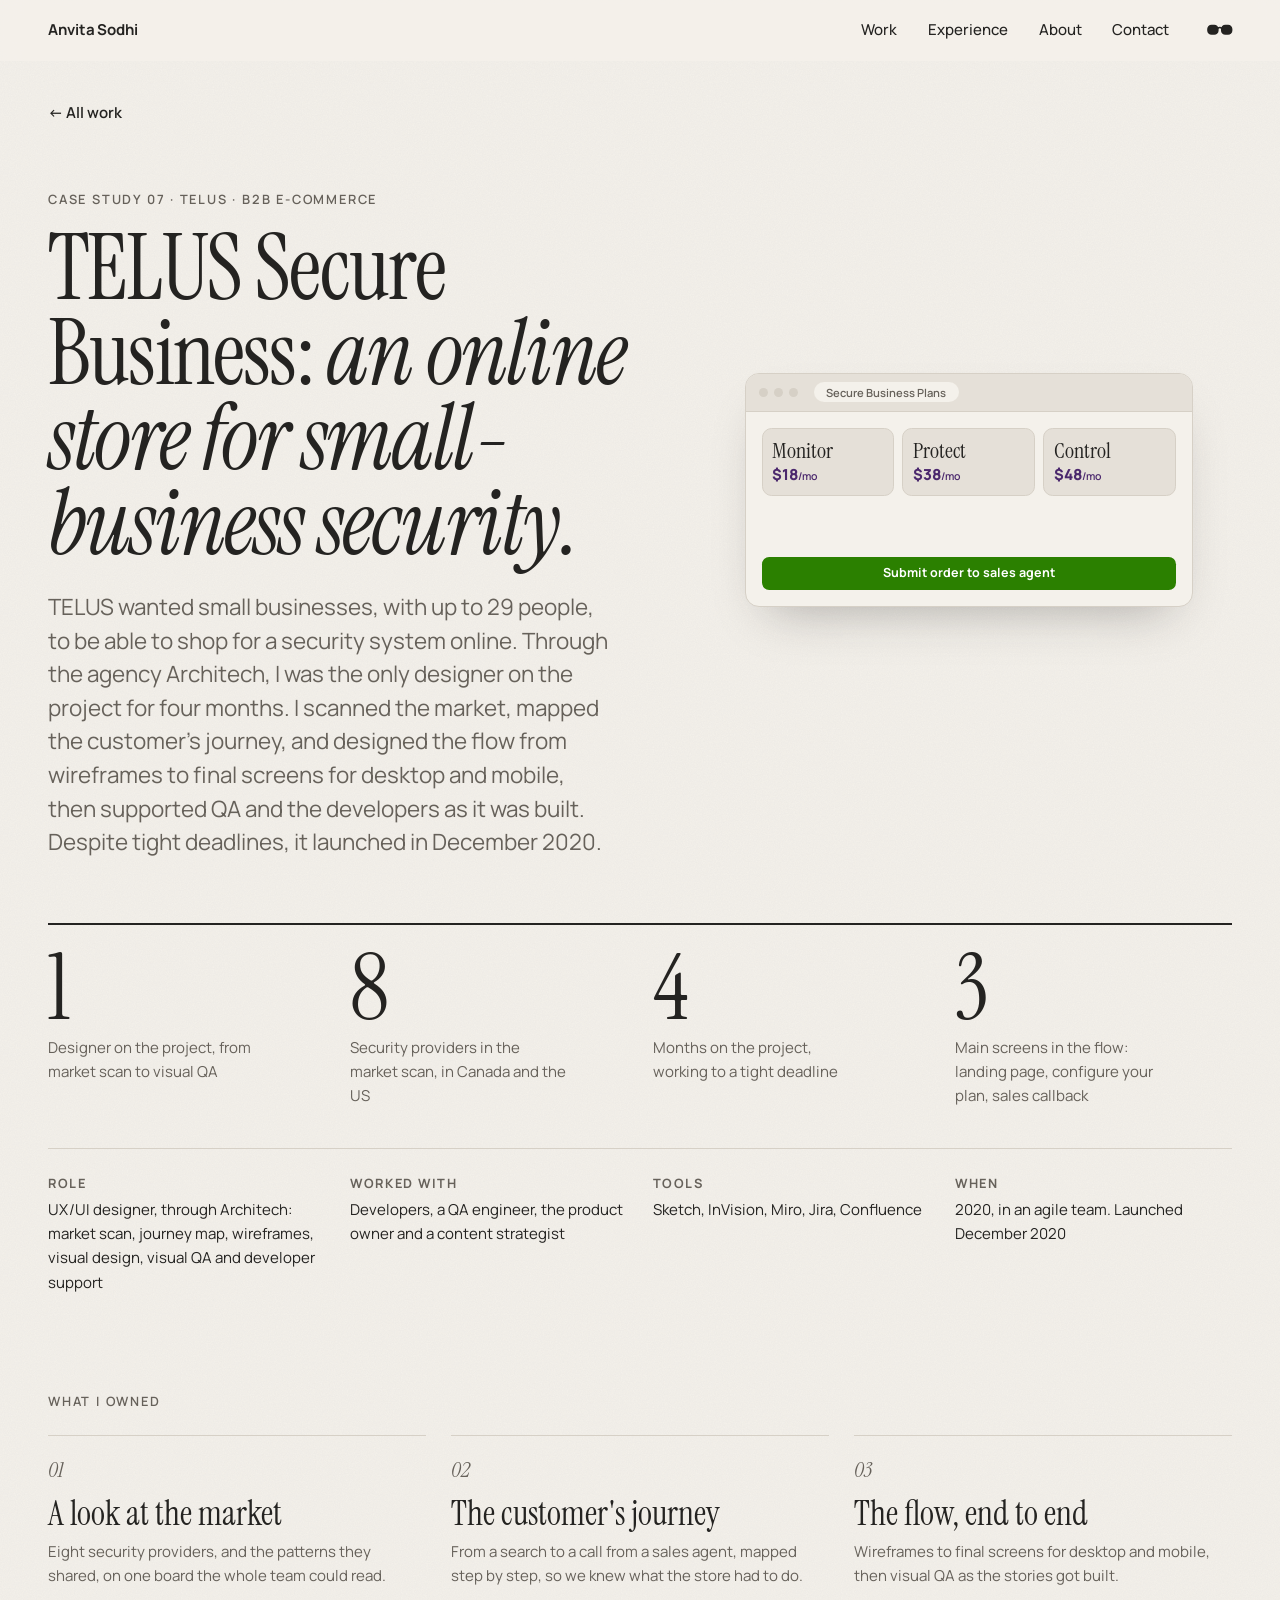
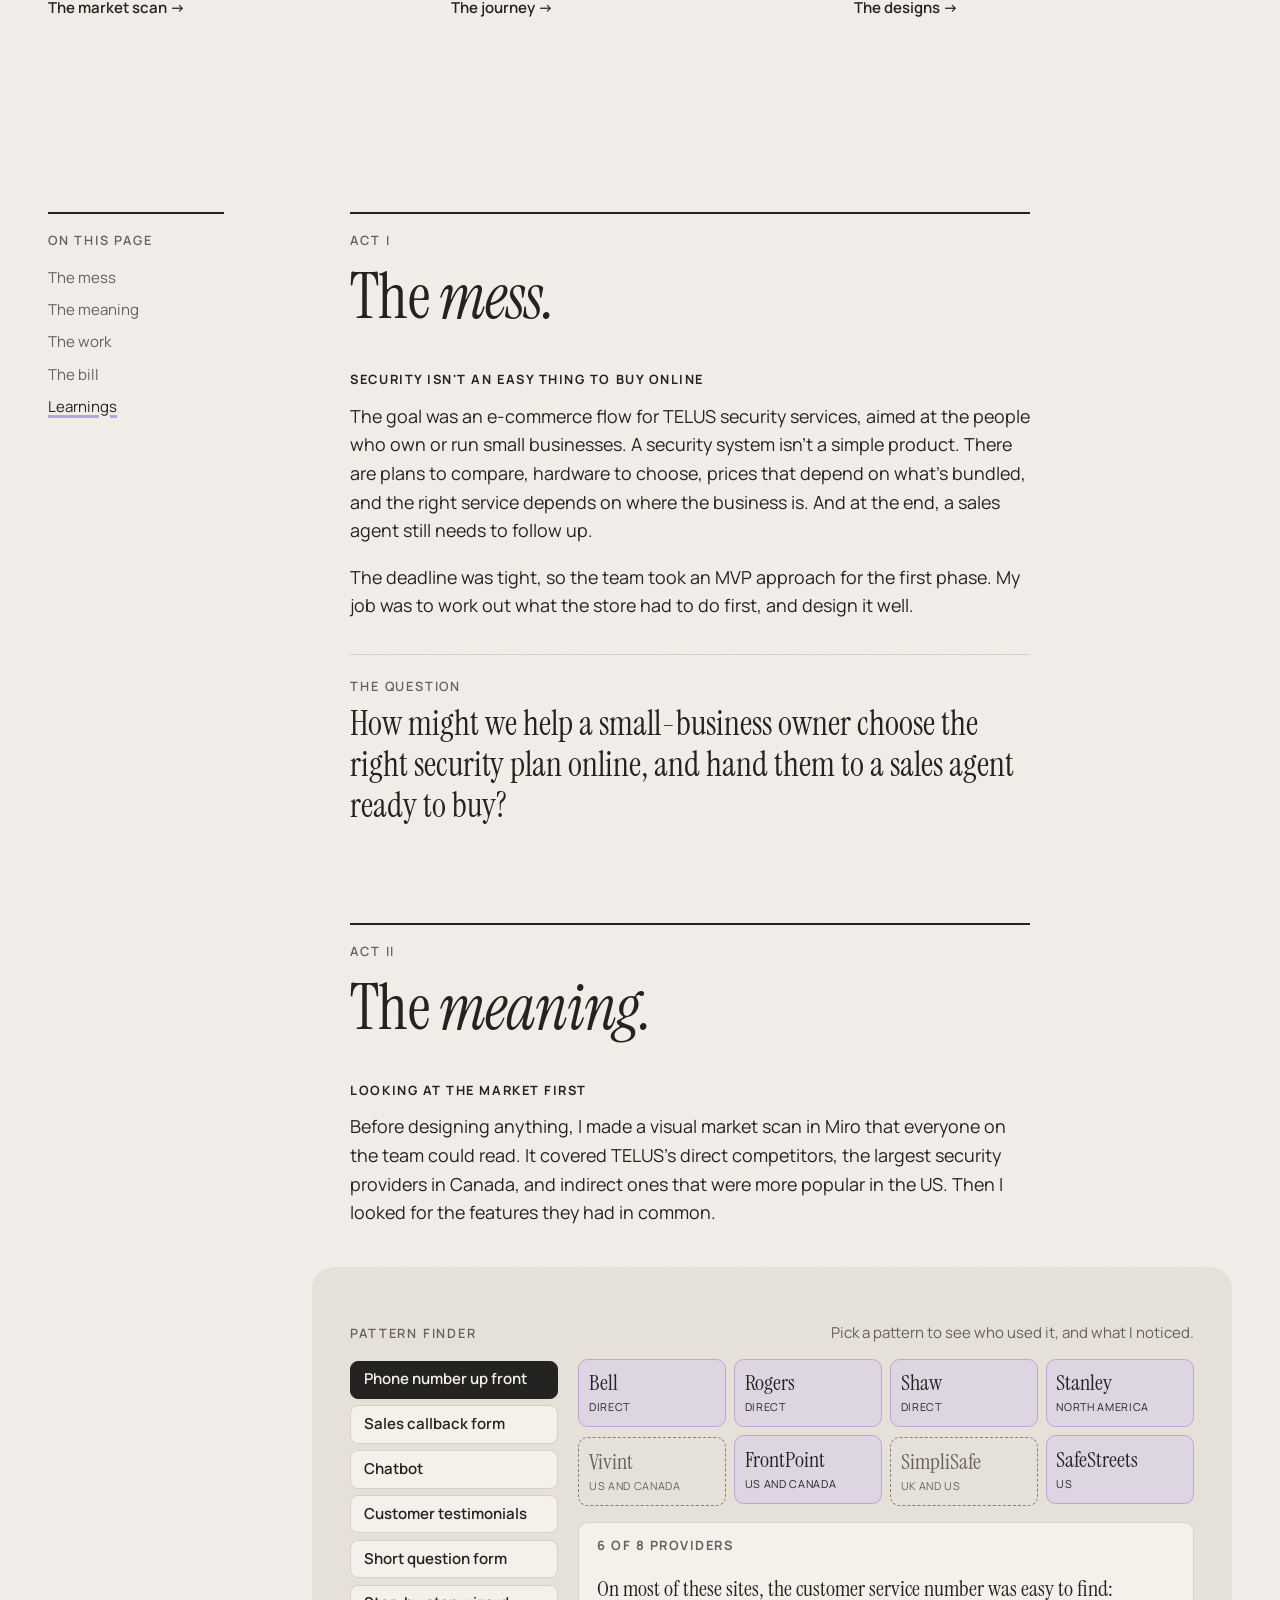
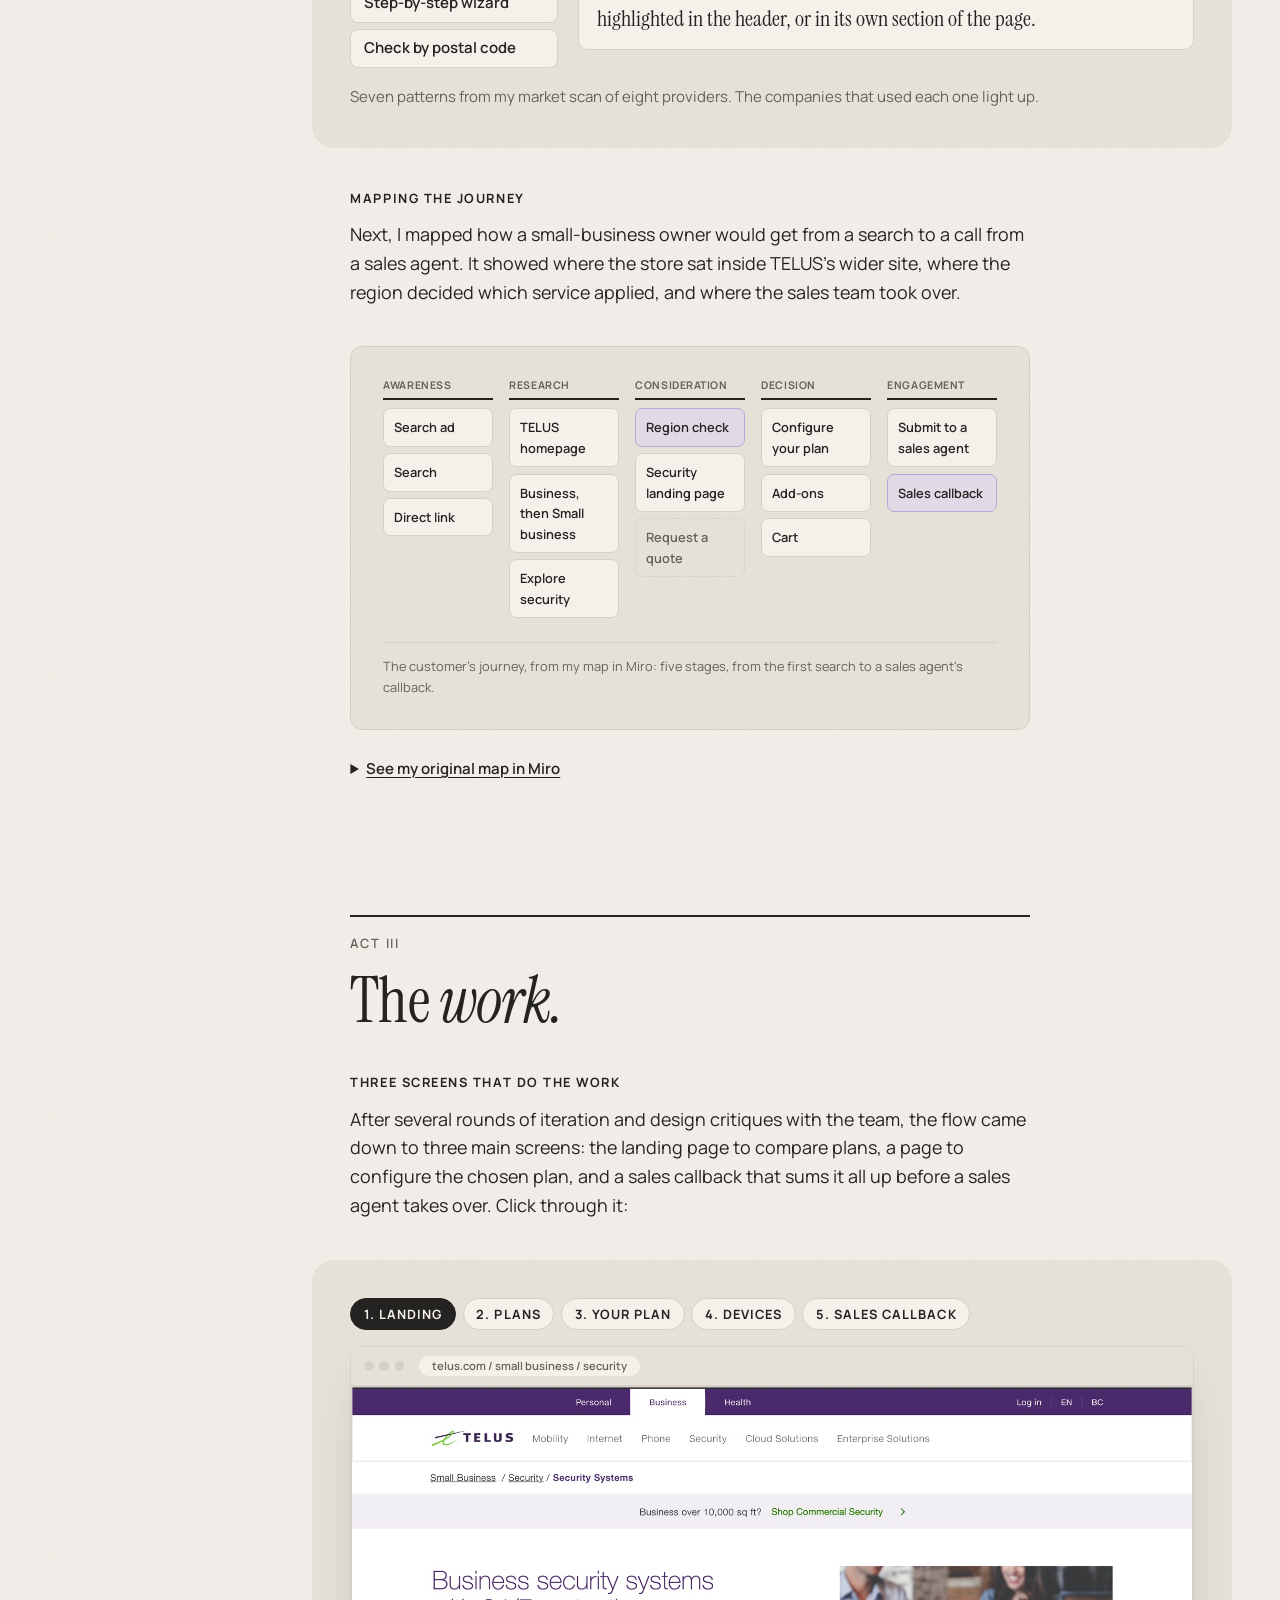
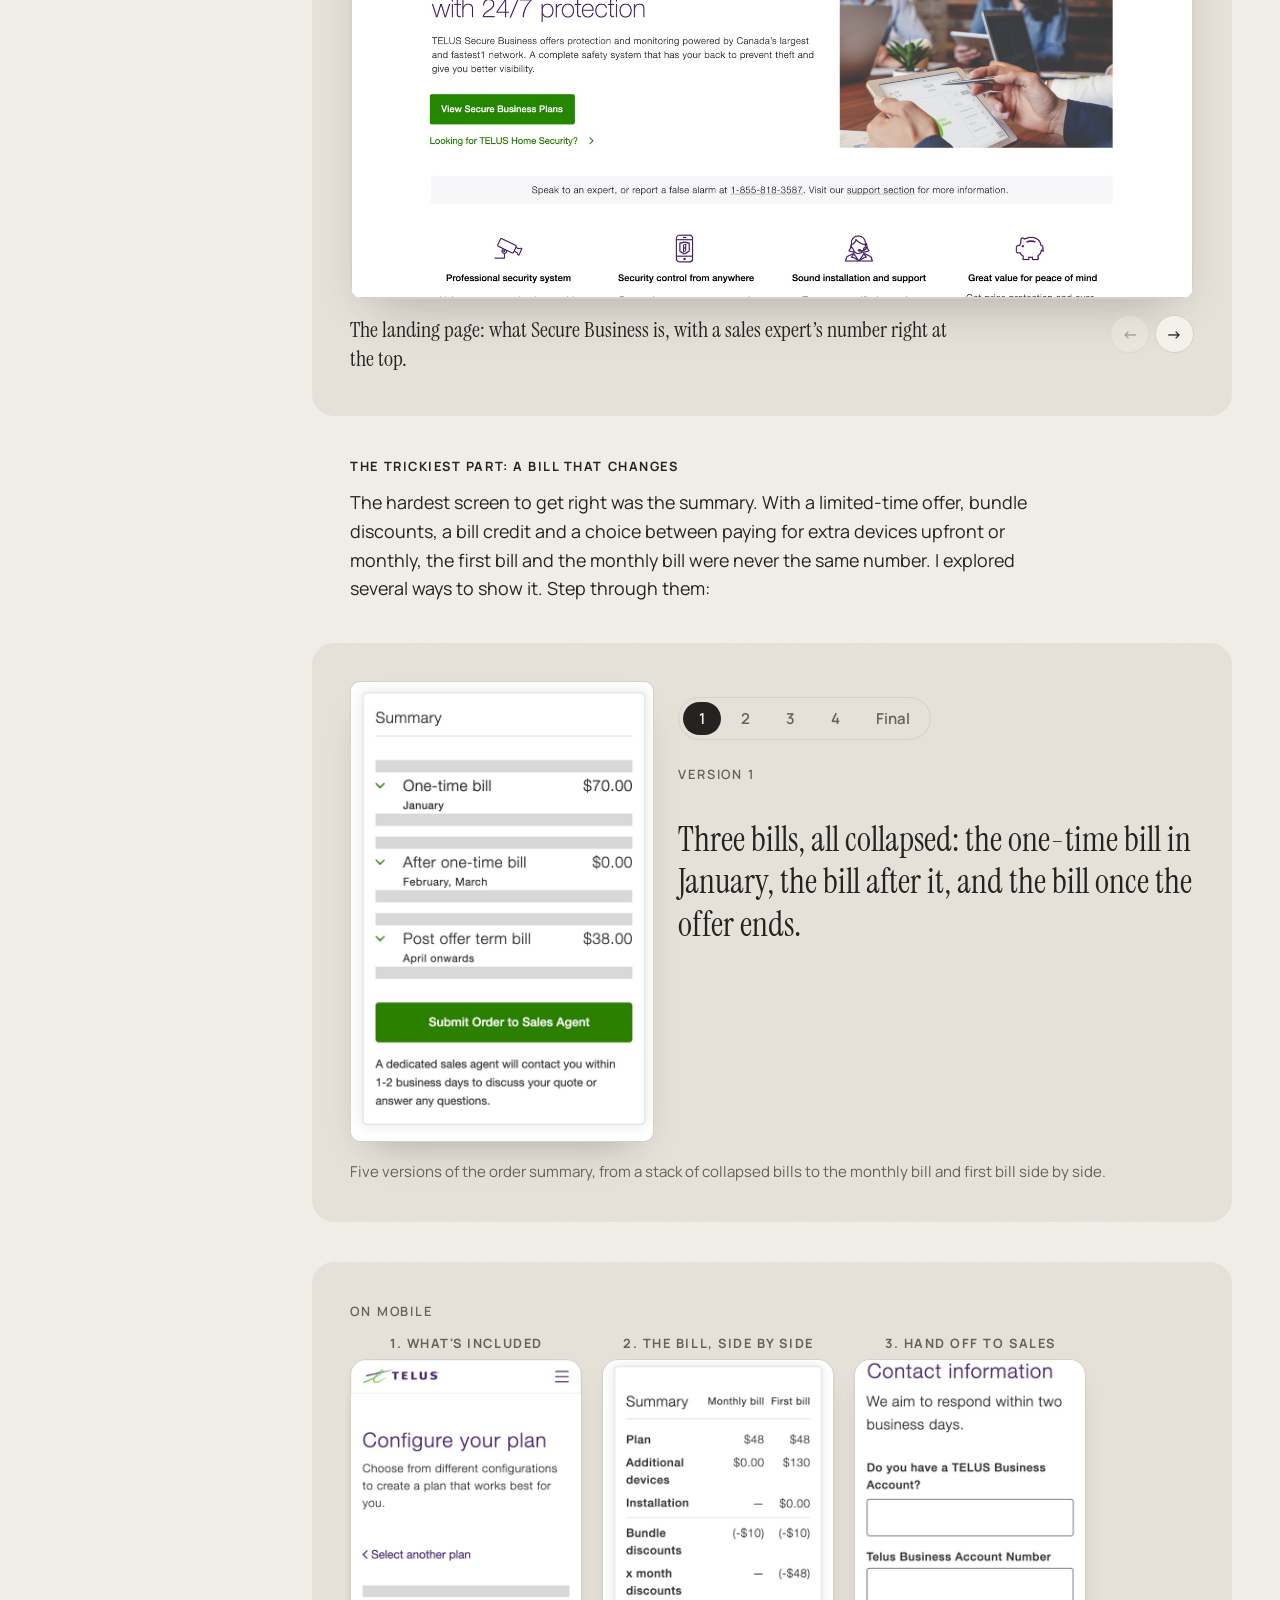
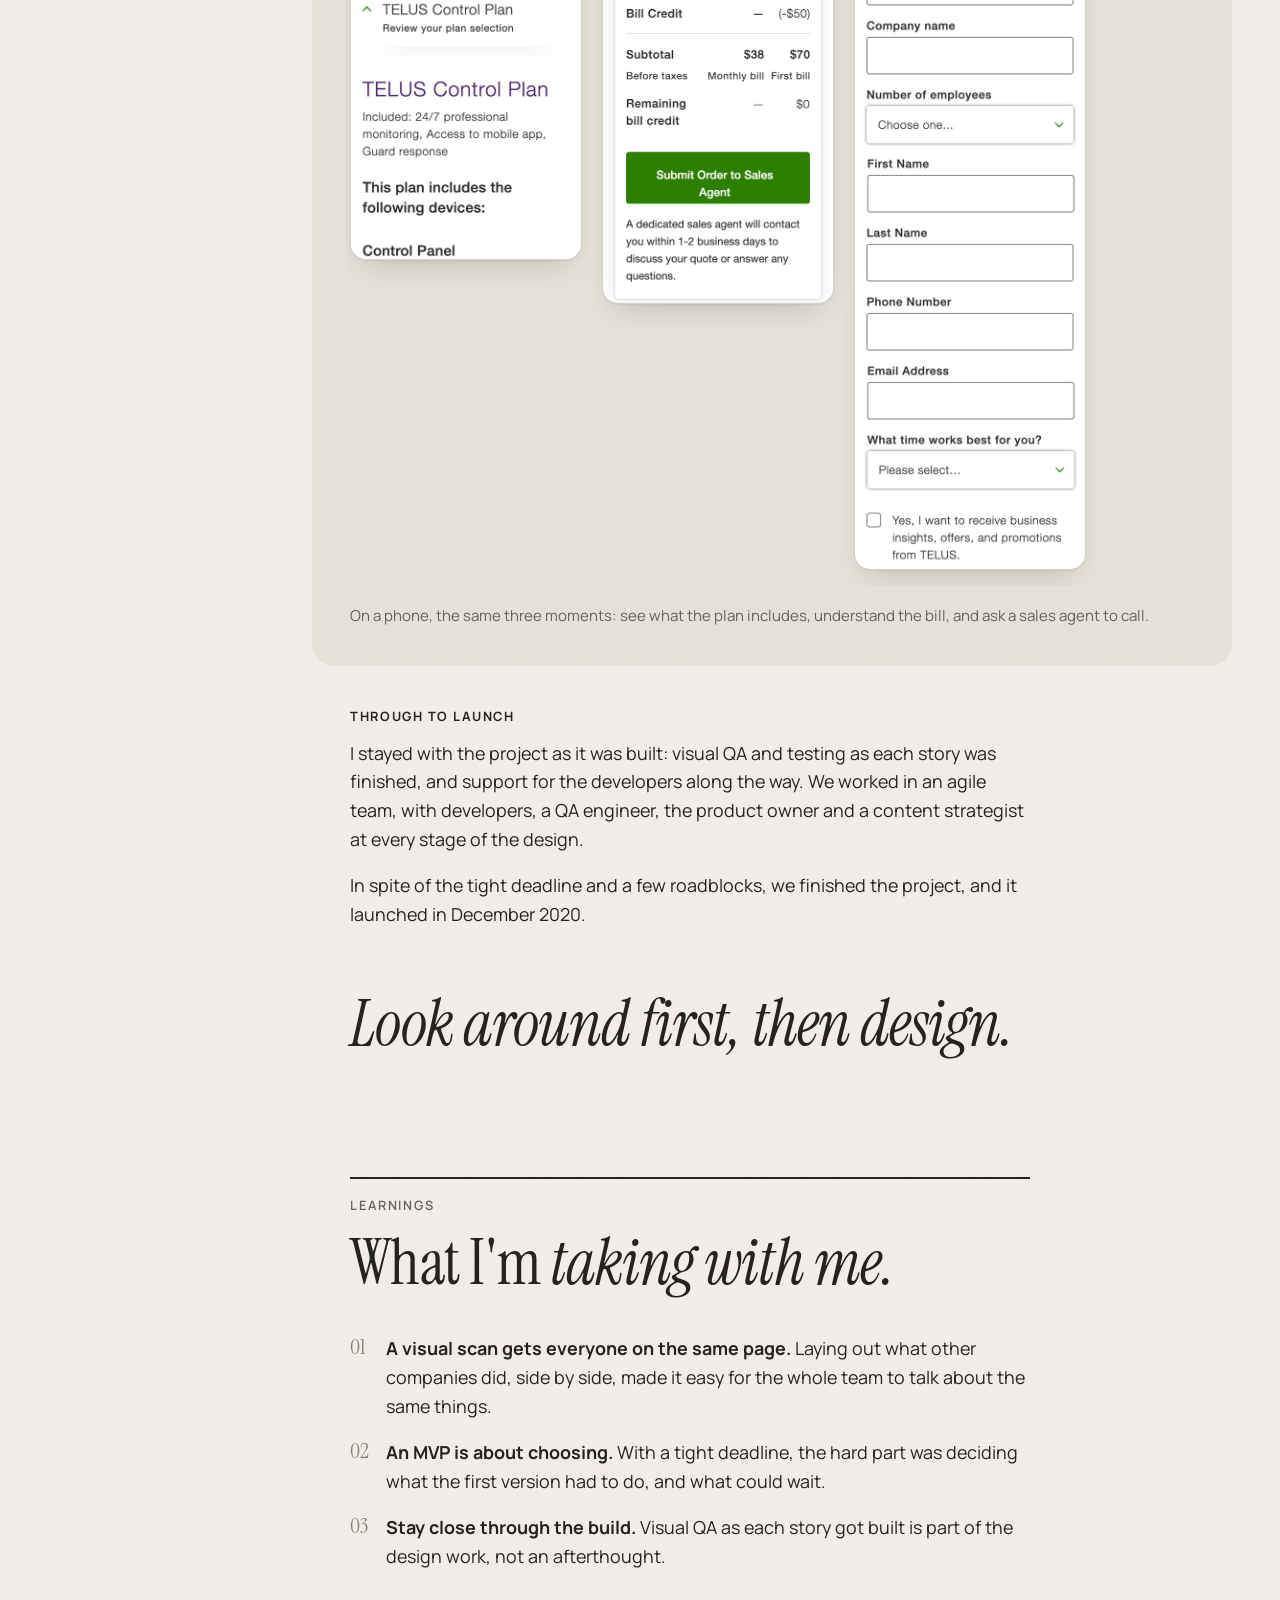
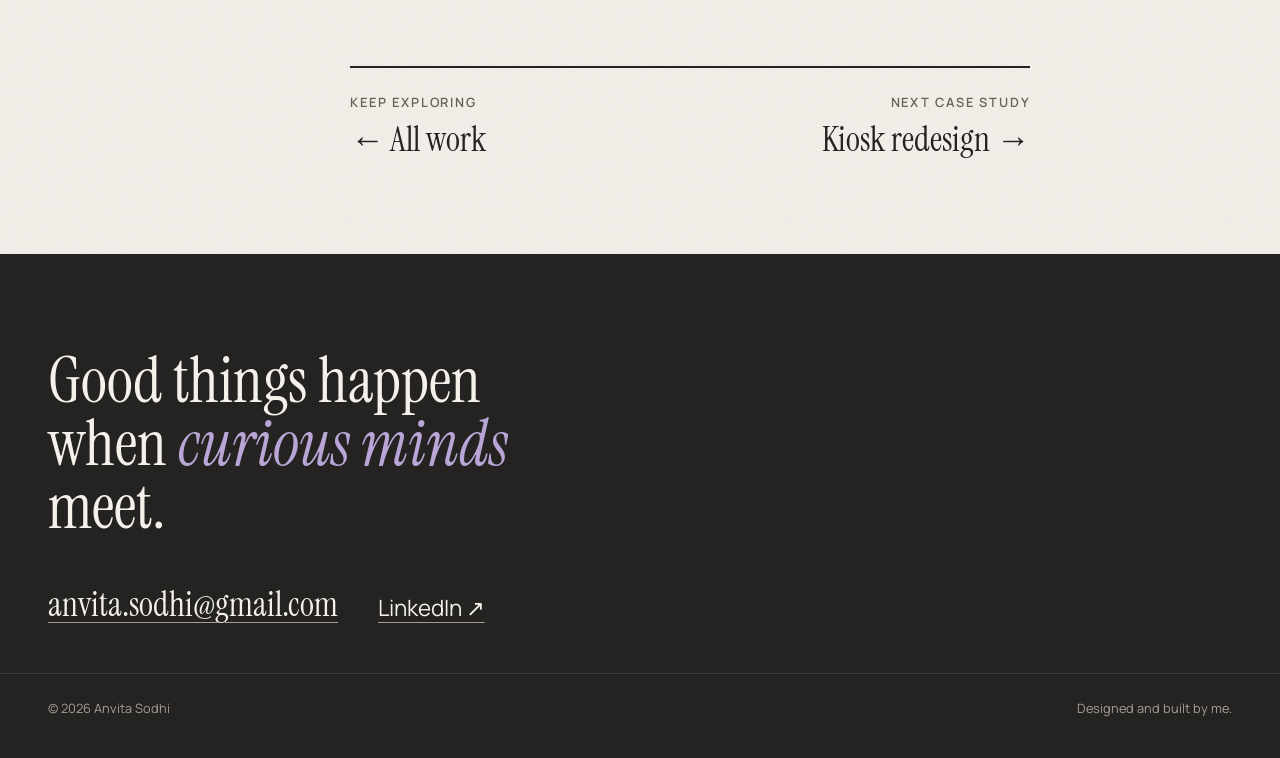
<file: work/telus-secure-business.html>
<!doctype html>
<html lang="en-CA" class="no-js">
<head>
<meta charset="utf-8">
<meta name="viewport" content="width=device-width,initial-scale=1">
<title>TELUS Secure Business · Anvita Sodhi</title>
<meta name="description" content="Case study: designing the e-commerce flow for TELUS Secure Business, small-business security sold online, from a market scan of eight providers to launch in December 2020.">
<link rel="canonical" href="https://madebyanvita.github.io/work/telus-secure-business.html">
<meta name="theme-color" content="#F4F1EB">
<script>(function(){var t;try{t=localStorage.getItem("theme")}catch(e){}document.documentElement.setAttribute("data-theme",t||(matchMedia("(prefers-color-scheme: dark)").matches?"dark":"light"))})()</script>
<meta property="og:type" content="article">
<meta property="og:site_name" content="Anvita Sodhi">
<meta property="og:title" content="TELUS Secure Business: an online store for small-business security">
<meta property="og:description" content="The e-commerce flow for TELUS Secure Business, designed end to end as the only designer, launched December 2020.">
<meta property="og:url" content="https://madebyanvita.github.io/work/telus-secure-business.html">
<meta property="og:image" content="https://madebyanvita.github.io/assets/og.png">
<meta name="twitter:card" content="summary_large_image">
<link rel="icon" href="../favicon.svg" type="image/svg+xml">
<link rel="preconnect" href="https://fonts.googleapis.com">
<link rel="preconnect" href="https://fonts.gstatic.com" crossorigin>
<link href="https://fonts.googleapis.com/css2?family=Instrument+Serif:ital@0;1&family=Manrope:wght@400..800&display=swap" rel="stylesheet">
<link rel="stylesheet" href="../assets/css/site.css?v=e0ac408e">
<script src="../assets/js/site.js?v=6867fbca" defer></script>
</head>
<body class="case">
<a class="skip" href="#main">Skip to content</a>

<header class="site-header">
  <div class="wrap">
    <a class="wordmark" href="../">Anvita Sodhi</a>
    <div class="header-end">
    <nav class="site-nav" aria-label="Primary">
      <a href="../#work" aria-current="page">Work</a>
      <a href="../#experience">Experience</a>
      <a href="../#about">About</a>
      <a href="../#contact">Contact</a>
    </nav>
    <button class="theme-toggle" type="button" aria-pressed="false" aria-label="Dark mode" title="Lights off"><svg viewBox="0 0 26 12" aria-hidden="true"><rect class="tt-lens" x="1" y="1.5" width="10" height="8.5" rx="3.6"/><rect class="tt-lens" x="15" y="1.5" width="10" height="8.5" rx="3.6"/><rect class="tt-frame" x="1" y="1.5" width="10" height="8.5" rx="3.6"/><rect class="tt-frame" x="15" y="1.5" width="10" height="8.5" rx="3.6"/><path class="tt-frame" d="M11 4.5 C 12 3, 14 3, 15 4.5"/></svg></button>
    </div>
  </div>
</header>

<main id="main">
  <section class="cs-hero">
    <div class="wrap">
      <p class="cs-crumb"><a href="../#work">← All work</a></p>
      <div class="cs-hero-split bp-hero-split">
        <div class="cs-hero-text">
        <p class="label cs-kicker">Case study 07 · TELUS · B2B e-commerce</p>
        <h1 class="cs-title">TELUS Secure Business: <em>an online store for small-business security.</em></h1>
        <p class="cs-lede">TELUS wanted small businesses, with up to 29 people, to be able to shop for a security system online. Through the agency Architech, I was the only designer on the project for four months. I scanned the market, mapped the customer's journey, and designed the flow from wireframes to final screens for desktop and mobile, then supported QA and the developers as it was built. Despite tight deadlines, it launched in December 2020.</p>
        </div>
        <figure class="cs-hero-media tl-live" aria-label="An animation of the flow: a plan is picked, its devices are added, and a sales agent calls back">
          <div class="tl-live-win" aria-hidden="true">
            <div class="tl-bar"><i></i><i></i><i></i><span>Secure Business Plans</span></div>
            <div class="tl-live-body">
              <div class="tl-live-plans">
                <div class="tl-p"><b>Monitor</b><span>$18<small>/mo</small></span></div>
                <div class="tl-p"><b>Protect</b><span>$38<small>/mo</small></span></div>
                <div class="tl-p tl-p--pick"><b>Control</b><span>$48<small>/mo</small></span><em>Selected</em></div>
              </div>
              <div class="tl-live-devs">
                <span class="tl-d" style="--i:0"><svg viewBox="0 0 24 24"><rect x="3" y="5" width="18" height="12" rx="2"/><path d="M9 21h6"/></svg>Control panel</span>
                <span class="tl-d" style="--i:1"><svg viewBox="0 0 24 24"><path d="M4 9l11-4 3 7-11 4z"/><path d="M9 15l-1 5"/></svg>Camera</span>
                <span class="tl-d" style="--i:2"><svg viewBox="0 0 24 24"><rect x="7" y="3" width="10" height="18" rx="3"/><circle cx="12" cy="9" r="2"/></svg>Motion sensor</span>
              </div>
              <div class="tl-live-btn">Submit order to sales agent</div>
            </div>
          </div>
          <div class="tl-live-call" aria-hidden="true">
            <span class="tl-live-phone"><svg viewBox="0 0 24 24"><path d="M6 3h3l2 5-2.5 1.5a11 11 0 0 0 6 6L16 13l5 2v3a3 3 0 0 1-3 3A16 16 0 0 1 3 6a3 3 0 0 1 3-3z"/></svg></span>
            <span><b>A sales agent will call you</b><small>within 1 to 2 business days</small></span>
          </div>
        </figure>
      </div>
    </div>
  </section>

  <section class="wrap cs-impact" aria-label="At a glance">
    <dl class="cs-stats cs-stats--4">
      <div><dt>Designer on the project, from market scan to visual QA</dt><dd>1</dd></div>
      <div><dt>Security providers in the market scan, in Canada and the US</dt><dd>8</dd></div>
      <div><dt>Months on the project, working to a tight deadline</dt><dd>4</dd></div>
      <div><dt>Main screens in the flow: landing page, configure your plan, sales callback</dt><dd>3</dd></div>
    </dl>
    <dl class="cs-facts">
      <div><dt>Role</dt><dd>UX/UI designer, through Architech: market scan, journey map, wireframes, visual design, visual QA and developer support</dd></div>
      <div><dt>Worked with</dt><dd>Developers, a QA engineer, the product owner and a content strategist</dd></div>
      <div><dt>Tools</dt><dd>Sketch, InVision, Miro, Jira, Confluence</dd></div>
      <div><dt>When</dt><dd>2020, in an agile team. Launched December 2020</dd></div>
    </dl>
  </section>

  <section class="cs-glance" aria-labelledby="owned-title">
    <div class="wrap">
      <h2 id="owned-title" class="label">What I owned</h2>
      <ol class="owned">
        <li>
          <p class="owned-n">01</p>
          <h3>A look at the market</h3>
          <p>Eight security providers, and the patterns they shared, on one board the whole team could read.</p>
          <a class="owned-link" href="#scan">The market scan →</a>
        </li>
        <li>
          <p class="owned-n">02</p>
          <h3>The customer's journey</h3>
          <p>From a search to a call from a sales agent, mapped step by step, so we knew what the store had to do.</p>
          <a class="owned-link" href="#journey">The journey →</a>
        </li>
        <li>
          <p class="owned-n">03</p>
          <h3>The flow, end to end</h3>
          <p>Wireframes to final screens for desktop and mobile, then visual QA as the stories got built.</p>
          <a class="owned-link" href="#work-act">The designs →</a>
        </li>
      </ol>
    </div>
  </section>

  <div class="wrap cs-layout">
    <nav class="cs-toc" aria-label="On this page">
      <p class="label">On this page</p>
      <ol>
        <li><a href="#mess">The mess</a></li>
        <li><a href="#meaning">The meaning</a></li>
        <li><a href="#work-act">The work</a></li>
        <li><a href="#bill">The bill</a></li>
        <li><a href="#learnings">Learnings</a></li>
      </ol>
    </nav>

    <article class="cs-body">
      <section class="act" id="mess" aria-labelledby="mess-title">
        <header class="act-head"><p class="label">Act I</p><h2 id="mess-title">The <em>mess.</em></h2></header>

        <h3>Security isn't an easy thing to buy online</h3>
        <p>The goal was an e-commerce flow for TELUS security services, aimed at the people who own or run small businesses. A security system isn't a simple product. There are plans to compare, hardware to choose, prices that depend on what's bundled, and the right service depends on where the business is. And at the end, a sales agent still needs to follow up.</p>
        <p>The deadline was tight, so the team took an MVP approach for the first phase. My job was to work out what the store had to do first, and design it well.</p>
        <p class="goal"><span class="label">The question</span>How might we help a small-business owner choose the right security plan online, and hand them to a sales agent ready to buy?</p>
      </section>

      <section class="act" id="meaning" aria-labelledby="meaning-title">
        <header class="act-head"><p class="label">Act II</p><h2 id="meaning-title">The <em>meaning.</em></h2></header>

        <h3 id="scan">Looking at the market first</h3>
        <p>Before designing anything, I made a visual market scan in Miro that everyone on the team could read. It covered TELUS's direct competitors, the largest security providers in Canada, and indirect ones that were more popular in the US. Then I looked for the features they had in common.</p>
        <figure class="cs-figure band tl-scan" data-tl-scan>
          <div class="tl-scan-head">
            <p class="label">Pattern finder</p>
            <p class="tl-scan-hint">Pick a pattern to see who used it, and what I noticed.</p>
          </div>
          <div class="tl-scan-grid">
            <div class="tl-feats" role="group" aria-label="Patterns">
              <button type="button" data-f="0" aria-pressed="true">Phone number up front</button>
              <button type="button" data-f="1" aria-pressed="false">Sales callback form</button>
              <button type="button" data-f="2" aria-pressed="false">Chatbot</button>
              <button type="button" data-f="3" aria-pressed="false">Customer testimonials</button>
              <button type="button" data-f="4" aria-pressed="false">Short question form</button>
              <button type="button" data-f="5" aria-pressed="false">Step-by-step wizard</button>
              <button type="button" data-f="6" aria-pressed="false">Check by postal code</button>
            </div>
            <div class="tl-board">
              <ul class="tl-cos" aria-label="Companies in the scan">
                <li data-c="bell"><b>Bell</b><span>Direct</span></li>
                <li data-c="rogers"><b>Rogers</b><span>Direct</span></li>
                <li data-c="shaw"><b>Shaw</b><span>Direct</span></li>
                <li data-c="stanley"><b>Stanley</b><span>North America</span></li>
                <li data-c="vivint"><b>Vivint</b><span>US and Canada</span></li>
                <li data-c="frontpoint"><b>FrontPoint</b><span>US and Canada</span></li>
                <li data-c="simplisafe"><b>SimpliSafe</b><span>UK and US</span></li>
                <li data-c="safestreets"><b>SafeStreets</b><span>US</span></li>
              </ul>
              <div class="tl-insight" aria-live="polite">
                <p class="tl-count"></p>
                <p class="tl-text"></p>
              </div>
            </div>
          </div>
          <figcaption>Seven patterns from my market scan of eight providers. The companies that used each one light up.</figcaption>
        </figure>

        <h3 id="journey">Mapping the journey</h3>
        <p>Next, I mapped how a small-business owner would get from a search to a call from a sales agent. It showed where the store sat inside TELUS's wider site, where the region decided which service applied, and where the sales team took over.</p>
        <figure class="bp-diagram tl-journey">
          <ol class="tl-stages">
            <li><span class="bp-dlabel">Awareness</span><ul><li>Search ad</li><li>Search</li><li>Direct link</li></ul></li>
            <li><span class="bp-dlabel">Research</span><ul><li>TELUS homepage</li><li>Business, then Small business</li><li>Explore security</li></ul></li>
            <li><span class="bp-dlabel">Consideration</span><ul><li class="tl-key">Region check</li><li>Security landing page</li><li class="tl-soft">Request a quote</li></ul></li>
            <li><span class="bp-dlabel">Decision</span><ul><li>Configure your plan</li><li>Add-ons</li><li>Cart</li></ul></li>
            <li><span class="bp-dlabel">Engagement</span><ul><li>Submit to a sales agent</li><li class="tl-key">Sales callback</li></ul></li>
          </ol>
          <figcaption>The customer's journey, from my map in Miro: five stages, from the first search to a sales agent's callback.</figcaption>
        </figure>
        <details class="gm-video tl-miro">
          <summary>See my original map in Miro</summary>
          <figure class="cs-figure tl-miro-fig">
            <img src="../assets/img/work/telus/journey-miro.jpg?v=78ba3c39" alt="The original user journey map in Miro: awareness, research, consideration, decision and engagement, with steps from search ads and the TELUS homepage, through a region check and the security landing page, to configure, add-ons, cart and the sales callback form" width="1858" height="640" loading="lazy">
            <figcaption>The working map, as I made it in Miro. Select it to see it full size.</figcaption>
          </figure>
        </details>
      </section>

      <section class="act" id="work-act" aria-labelledby="work-title">
        <header class="act-head"><p class="label">Act III</p><h2 id="work-title">The <em>work.</em></h2></header>

        <h3>Three screens that do the work</h3>
        <p>After several rounds of iteration and design critiques with the team, the flow came down to three main screens: the landing page to compare plans, a page to configure the chosen plan, and a sales callback that sums it all up before a sales agent takes over. Click through it:</p>
        <figure class="cs-figure band tl-flow" data-tl-flow>
          <ol class="gm-proto-steps tl-flow-steps" aria-label="Steps">
            <li><button type="button" data-s="0">1. Landing</button></li>
            <li><button type="button" data-s="1">2. Plans</button></li>
            <li><button type="button" data-s="2">3. Your plan</button></li>
            <li><button type="button" data-s="3">4. Devices</button></li>
            <li><button type="button" data-s="4">5. Sales callback</button></li>
          </ol>
          <div class="tl-browser tl-flow-frame">
            <div class="tl-bar" aria-hidden="true"><i></i><i></i><i></i><span class="tl-flow-url">telus.com / small business / security</span></div>
            <div class="tl-flow-screen" tabindex="0" aria-label="Screen, scrollable"><img class="tl-flow-img" src="../assets/img/work/telus/landing.jpg?v=a3acea72" alt="" width="1600" height="972"></div>
          </div>
          <div class="tl-flow-foot">
            <p class="tl-flow-note" aria-live="polite"></p>
            <span class="tl-flow-nav"><button type="button" class="rail-btn" data-d="-1" aria-label="Previous step">←</button><button type="button" class="rail-btn" data-d="1" aria-label="Next step">→</button></span>
          </div>
        </figure>

        <h3 id="bill">The trickiest part: a bill that changes</h3>
        <p>The hardest screen to get right was the summary. With a limited-time offer, bundle discounts, a bill credit and a choice between paying for extra devices upfront or monthly, the first bill and the monthly bill were never the same number. I explored several ways to show it. Step through them:</p>
        <figure class="cs-figure band tl-bill" data-tl-bill>
          <div class="tl-bill-grid">
            <div class="tl-bill-card"><img class="tl-bill-img" src="../assets/img/work/telus/sum-1.jpg?v=83fafaa2" alt="" width="632" height="960"></div>
            <div class="tl-bill-side">
              <div class="proto-switch tl-bill-switch" role="group" aria-label="Summary versions">
                <button type="button" data-v="0">1</button><button type="button" data-v="1">2</button><button type="button" data-v="2">3</button><button type="button" data-v="3">4</button><button type="button" data-v="4">Final</button>
              </div>
              <p class="label tl-bill-label"></p>
              <p class="tl-bill-text" aria-live="polite"></p>
            </div>
          </div>
          <figcaption>Five versions of the order summary, from a stack of collapsed bills to the monthly bill and first bill side by side.</figcaption>
        </figure>

        <figure class="cs-figure band band--rail">
          <div class="rail-head"><span class="label">On mobile</span><span class="rail-nav"><button type="button" class="rail-btn" data-dir="-1" aria-label="Previous screens">←</button><button type="button" class="rail-btn" data-dir="1" aria-label="Next screens">→</button></span></div>
          <div class="screens rail gm-top" tabindex="0" aria-label="Mobile screens, scrollable">
            <div class="screen-item"><span class="screen-label">1. What's included</span><img class="screen" src="../assets/img/work/telus/m-plan.jpg?v=a46380a5" alt="Mobile Configure your plan with the TELUS Control Plan open, listing the devices it includes" width="480" height="1040" loading="lazy"></div>
            <div class="screen-item"><span class="screen-label">2. The bill, side by side</span><img class="screen" src="../assets/img/work/telus/m-summary.jpg?v=01a192cc" alt="Mobile order summary with monthly bill and first bill columns, discounts, subtotal and a Submit Order to Sales Agent button" width="480" height="1133" loading="lazy"></div>
            <div class="screen-item"><span class="screen-label">3. Hand off to sales</span><img class="screen" src="../assets/img/work/telus/m-form.jpg?v=a696d5ac" alt="Mobile sales callback form: business account, company name, number of employees, name, phone, email and the best time to call" width="480" height="1688" loading="lazy"></div>
          </div>
          <figcaption>On a phone, the same three moments: see what the plan includes, understand the bill, and ask a sales agent to call.</figcaption>
        </figure>

        <h3>Through to launch</h3>
        <p>I stayed with the project as it was built: visual QA and testing as each story was finished, and support for the developers along the way. We worked in an agile team, with developers, a QA engineer, the product owner and a content strategist at every stage of the design.</p>
        <p>In spite of the tight deadline and a few roadblocks, we finished the project, and it launched in December 2020.</p>
        <p class="pull">Look around first, then design.</p>
      </section>

      <section class="act" id="learnings" aria-labelledby="learnings-title">
        <header class="act-head"><p class="label">Learnings</p><h2 id="learnings-title">What I'm <em>taking with me.</em></h2></header>
        <ol class="learnings">
          <li><b>A visual scan gets everyone on the same page.</b> Laying out what other companies did, side by side, made it easy for the whole team to talk about the same things.</li>
          <li><b>An MVP is about choosing.</b> With a tight deadline, the hard part was deciding what the first version had to do, and what could wait.</li>
          <li><b>Stay close through the build.</b> Visual QA as each story got built is part of the design work, not an afterthought.</li>
        </ol>
      </section>

      <nav class="pager pager--two" aria-label="More work">
        <a href="/#work"><span class="label">Keep exploring</span><strong>← All work</strong></a>
        <a class="next" href="kiosk.html"><span class="label">Next case study</span><strong>Kiosk redesign →</strong></a>
      </nav>
    </article>
  </div>
</main>

<footer class="on-ink cs-footer" id="contact">
  <div class="wrap">
    <p class="cs-footer-line">Good things happen when <em>curious minds</em> meet.</p>
    <p class="contact-links"><a class="email" href="mailto:anvita.sodhi@gmail.com">anvita.sodhi@gmail.com</a> <a href="https://www.linkedin.com/in/anvitasodhi" rel="me">LinkedIn ↗</a></p>
  </div>
  <div class="site-footer"><div class="wrap"><span>© 2026 Anvita Sodhi</span><span>Designed and built by me.</span></div></div>
</footer>
<p class="preview-banner" role="status">Preview mode: drafts are visible. The live site hides them.</p>
<script>
(function () {
  var root = document.querySelector('[data-tl-scan]');
  if (!root) return;
  var F = [
    { c: ['bell','rogers','shaw','stanley','frontpoint','safestreets'], t: 'On most of these sites, the customer service number was easy to find: highlighted in the header, or in its own section of the page.' },
    { c: ['bell','shaw','stanley','vivint','frontpoint','safestreets'], t: 'Most sales callback forms only asked for the basics: a name, a phone number and an email.' },
    { c: ['bell','rogers','shaw','stanley','vivint','frontpoint'], t: 'Chatbots were prominent on most sites, and some built a questionnaire and the callback form into them. Vivint let people choose between a quote and a chat. Shaw opened its callback form on a new page, which wasn’t very intuitive.' },
    { c: ['vivint','frontpoint','simplisafe','safestreets'], t: 'Four providers used customer testimonials, from short quotes to video stories.' },
    { c: ['shaw','stanley'], t: 'A short form showed up when there were only a few questions, around three, instead of a wizard. It led to the sales callback form.' },
    { c: ['frontpoint','simplisafe'], t: 'A step-by-step wizard showed up when there were four or more questions. It also led to the sales callback form.' },
    { c: ['rogers','stanley'], t: 'Instead of asking for a full address, these sites suggested the address from a postal code.' }
  ];
  var btns = root.querySelectorAll('[data-f]'), cos = root.querySelectorAll('[data-c]');
  var count = root.querySelector('.tl-count'), text = root.querySelector('.tl-text');
  function show(i) {
    btns.forEach(function (b) { b.setAttribute('aria-pressed', String(+b.dataset.f === i)); });
    cos.forEach(function (li) { li.classList.toggle('is-on', F[i].c.indexOf(li.dataset.c) > -1); });
    count.textContent = F[i].c.length + ' of 8 providers';
    text.textContent = F[i].t;
  }
  btns.forEach(function (b) { b.addEventListener('click', function () { show(+b.dataset.f); }); });
  show(0);
})();
</script>
<script>
(function () {
  var root = document.querySelector('[data-tl-flow]');
  if (!root) return;
  var base = '../assets/img/work/telus/';
  var S = [
    { f: 'landing.jpg', w: 1600, h: 972, url: 'telus.com / small business / security', n: 'The landing page: what Secure Business is, with a sales expert\u2019s number right at the top.', a: 'The Secure Business landing page with a View Secure Business Plans button and a sales expert phone number' },
    { f: 'plans.jpg', w: 1200, h: 1344, url: 'telus.com / small business / security / plans', n: 'The plans side by side, with a tip to check the province first, since the service depends on where the business is.', a: 'Secure Business Plans: Monitor, Protect and Control plan cards with prices, included devices and Customize this plan buttons' },
    { f: 'plan-details.jpg', w: 1200, h: 1126, url: 'telus.com / small business / security / configure', n: 'Configure your plan: everything the chosen plan includes, with the devices already selected.', a: 'Configure your plan with the TELUS Control Plan open: control panel, motion sensors, door and window sensors, video cameras and a video recorder' },
    { f: 'devices.jpg', w: 1200, h: 1210, url: 'telus.com / small business / security / configure', n: 'Select your devices: hardware in the plan is marked as included, and a status shows when the selection is complete.', a: 'Select your devices: Complete, 3 out of 3, with device cards for control panels and recorders marked 1 included' },
    { f: 'callback.jpg', w: 1200, h: 1500, url: 'telus.com / small business / security / sales callback', n: 'Sales callback: a summary of the plan, free gifts, extra devices and installation, before the business sends its details to a sales agent.', a: 'Sales Callback: Products and Services, with the TELUS Control Plan, free gifts, additional devices and installation' }
  ];
  var img = root.querySelector('.tl-flow-img'), scr = root.querySelector('.tl-flow-screen'), note = root.querySelector('.tl-flow-note'), url = root.querySelector('.tl-flow-url');
  var chips = root.querySelectorAll('[data-s]'), cur = 0;
  S.forEach(function (st) { var i = new Image(); i.src = base + st.f; });
  function show(n) {
    cur = Math.max(0, Math.min(S.length - 1, n)); var st = S[cur];
    img.src = base + st.f; img.width = st.w; img.height = st.h; img.alt = st.a;
    url.textContent = st.url; note.textContent = st.n; scr.scrollTop = 0;
    chips.forEach(function (c) { c.setAttribute('aria-current', +c.dataset.s === cur ? 'step' : 'false'); });
    root.querySelector('[data-d="-1"]').disabled = cur === 0;
    root.querySelector('[data-d="1"]').disabled = cur === S.length - 1;
  }
  chips.forEach(function (c) { c.addEventListener('click', function () { show(+c.dataset.s); }); });
  root.querySelectorAll('[data-d]').forEach(function (b) { b.addEventListener('click', function () { show(cur + +b.dataset.d); }); });
  show(0);
})();
(function () {
  var root = document.querySelector('[data-tl-bill]');
  if (!root) return;
  var base = '../assets/img/work/telus/';
  var V = [
    { f: 'sum-1.jpg', h: 960, l: 'Version 1', t: 'Three bills, all collapsed: the one-time bill in January, the bill after it, and the bill once the offer ends.', a: 'Summary with three collapsed rows: one-time bill 70 dollars, after one-time bill 0 dollars, post offer term bill 38 dollars' },
    { f: 'sum-2.jpg', h: 1381, l: 'Version 2', t: 'The one-time bill opened up, to show what makes it up: the plan, devices, installation and every discount.', a: 'Summary with the one-time bill expanded, listing plan, additional devices, installation, bundle discounts, a 3 month discount and a bill credit' },
    { f: 'sum-3.jpg', h: 1270, l: 'Version 3', t: 'The bill after the one-time payment opened up instead.', a: 'Summary with the after one-time bill expanded' },
    { f: 'sum-4.jpg', h: 1219, l: 'Version 4', t: 'The bill once the offer ends opened up, to show the long-term cost.', a: 'Summary with the post offer term bill expanded' },
    { f: 'sum-5.jpg', h: 1053, l: 'Final', t: 'The monthly bill and the first bill side by side, line by line, so every number can be compared at a glance.', a: 'Final summary with two columns, monthly bill and first bill, for plan, devices, installation, discounts and subtotal' }
  ];
  var img = root.querySelector('.tl-bill-img'), lab = root.querySelector('.tl-bill-label'), txt = root.querySelector('.tl-bill-text'), btns = root.querySelectorAll('[data-v]');
  V.forEach(function (v) { var i = new Image(); i.src = base + v.f; });
  function show(n) {
    var v = V[n]; img.src = base + v.f; img.height = v.h; img.alt = v.a; lab.textContent = v.l; txt.textContent = v.t;
    btns.forEach(function (b) { b.setAttribute('aria-pressed', String(+b.dataset.v === n)); });
  }
  btns.forEach(function (b) { b.addEventListener('click', function () { show(+b.dataset.v); }); });
  show(0);
})();
</script>
</body>
</html>
</file>
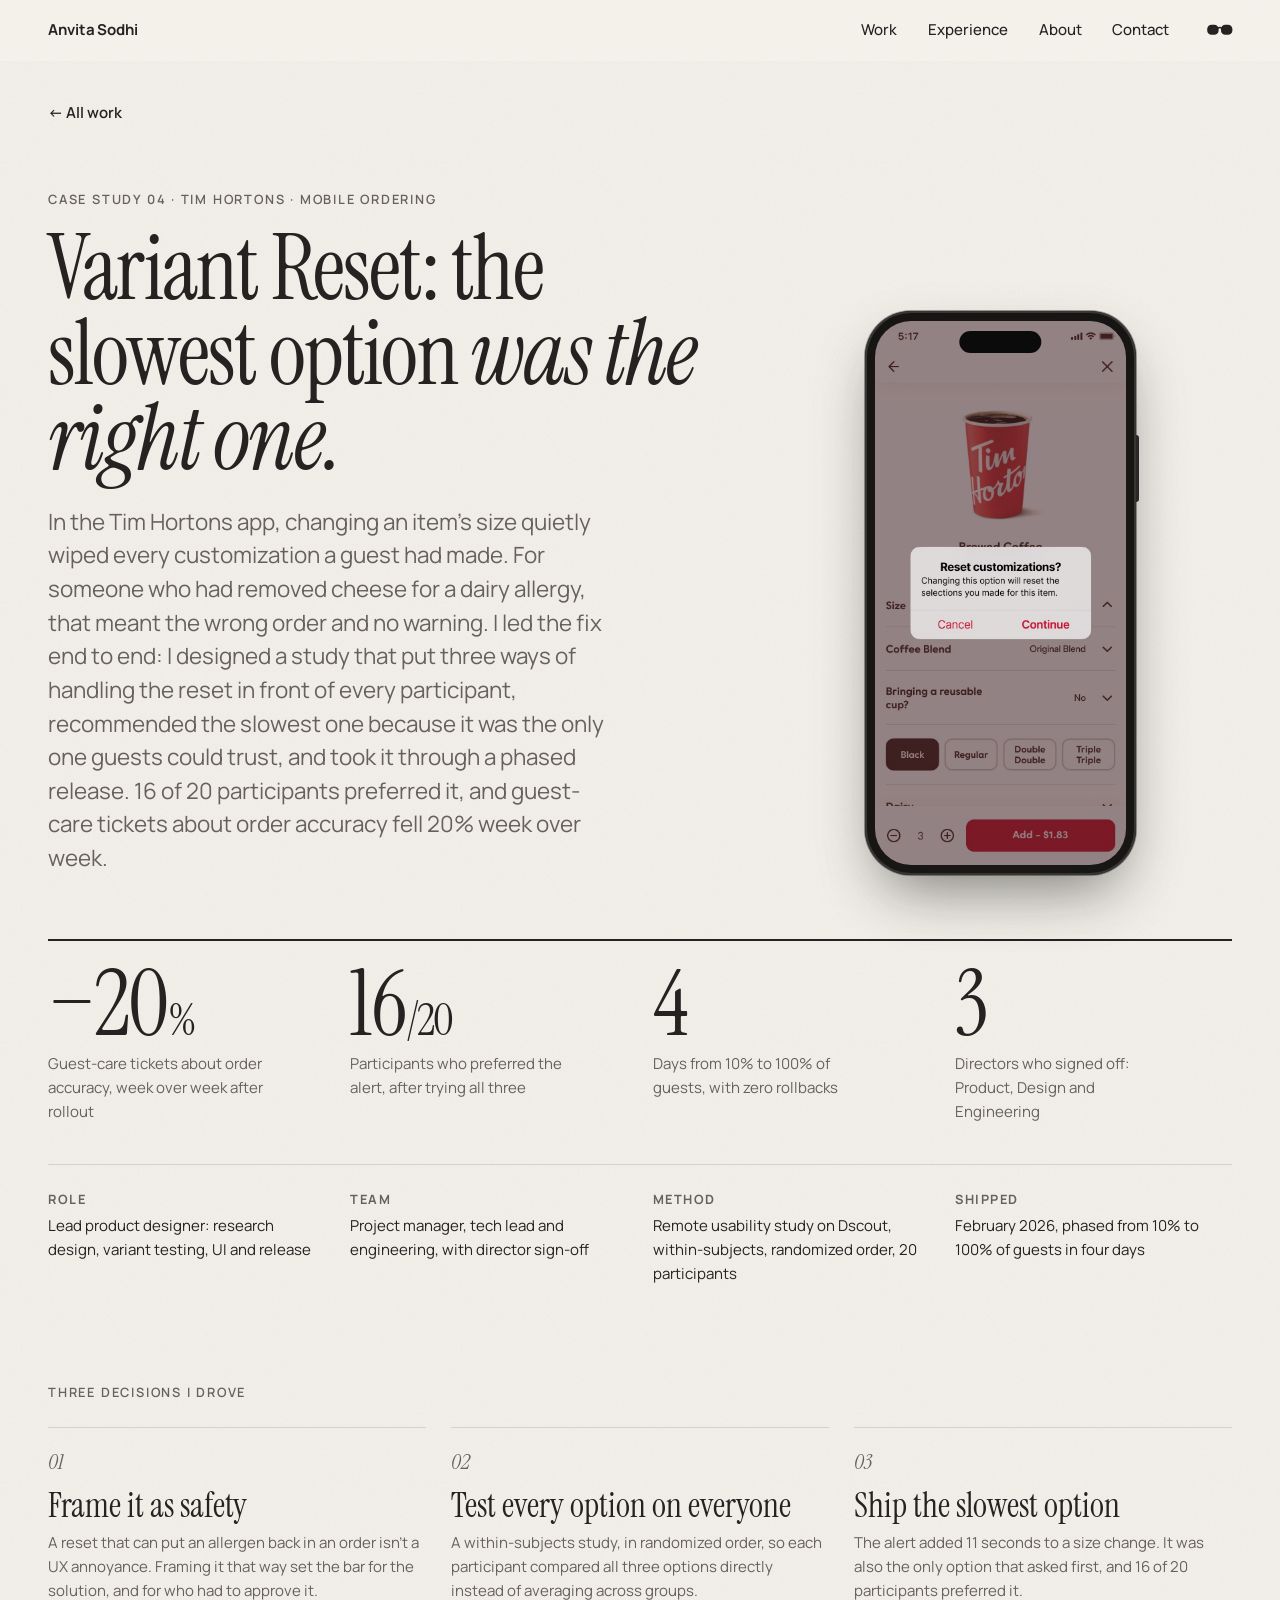
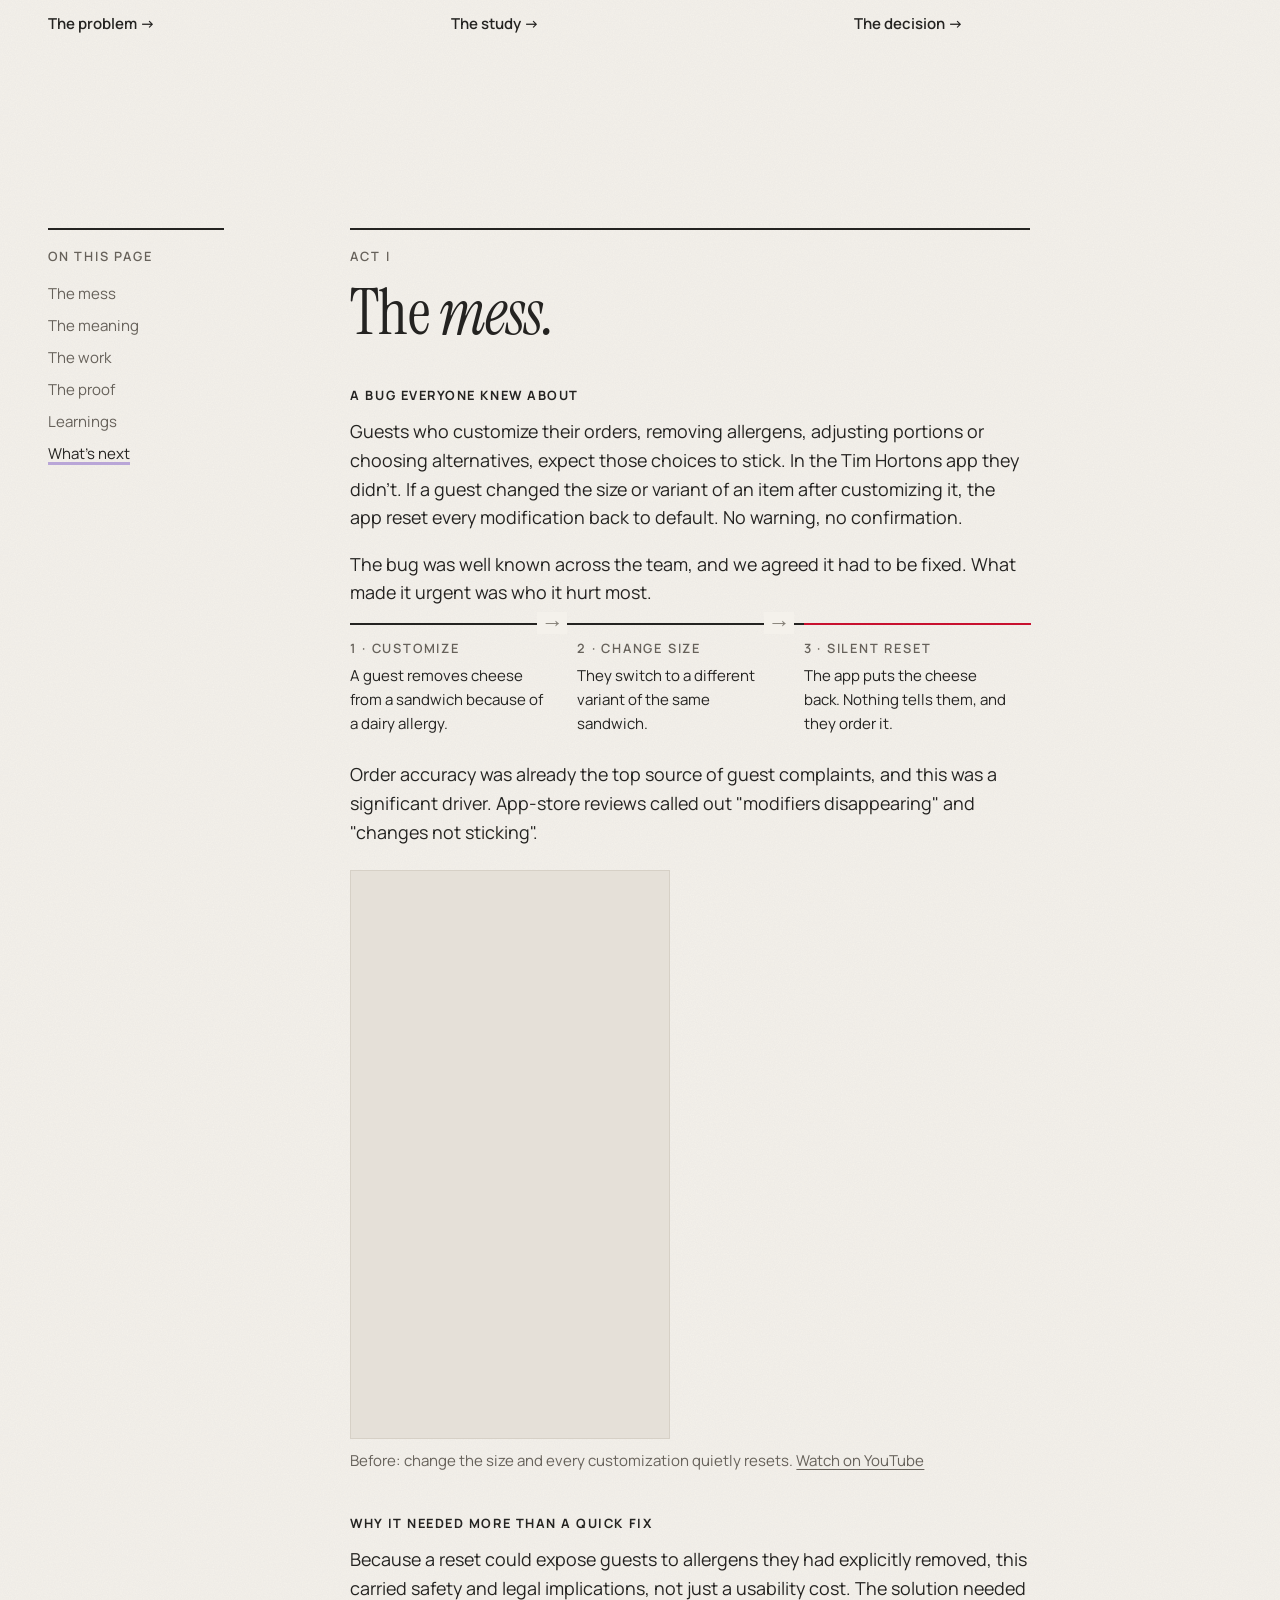
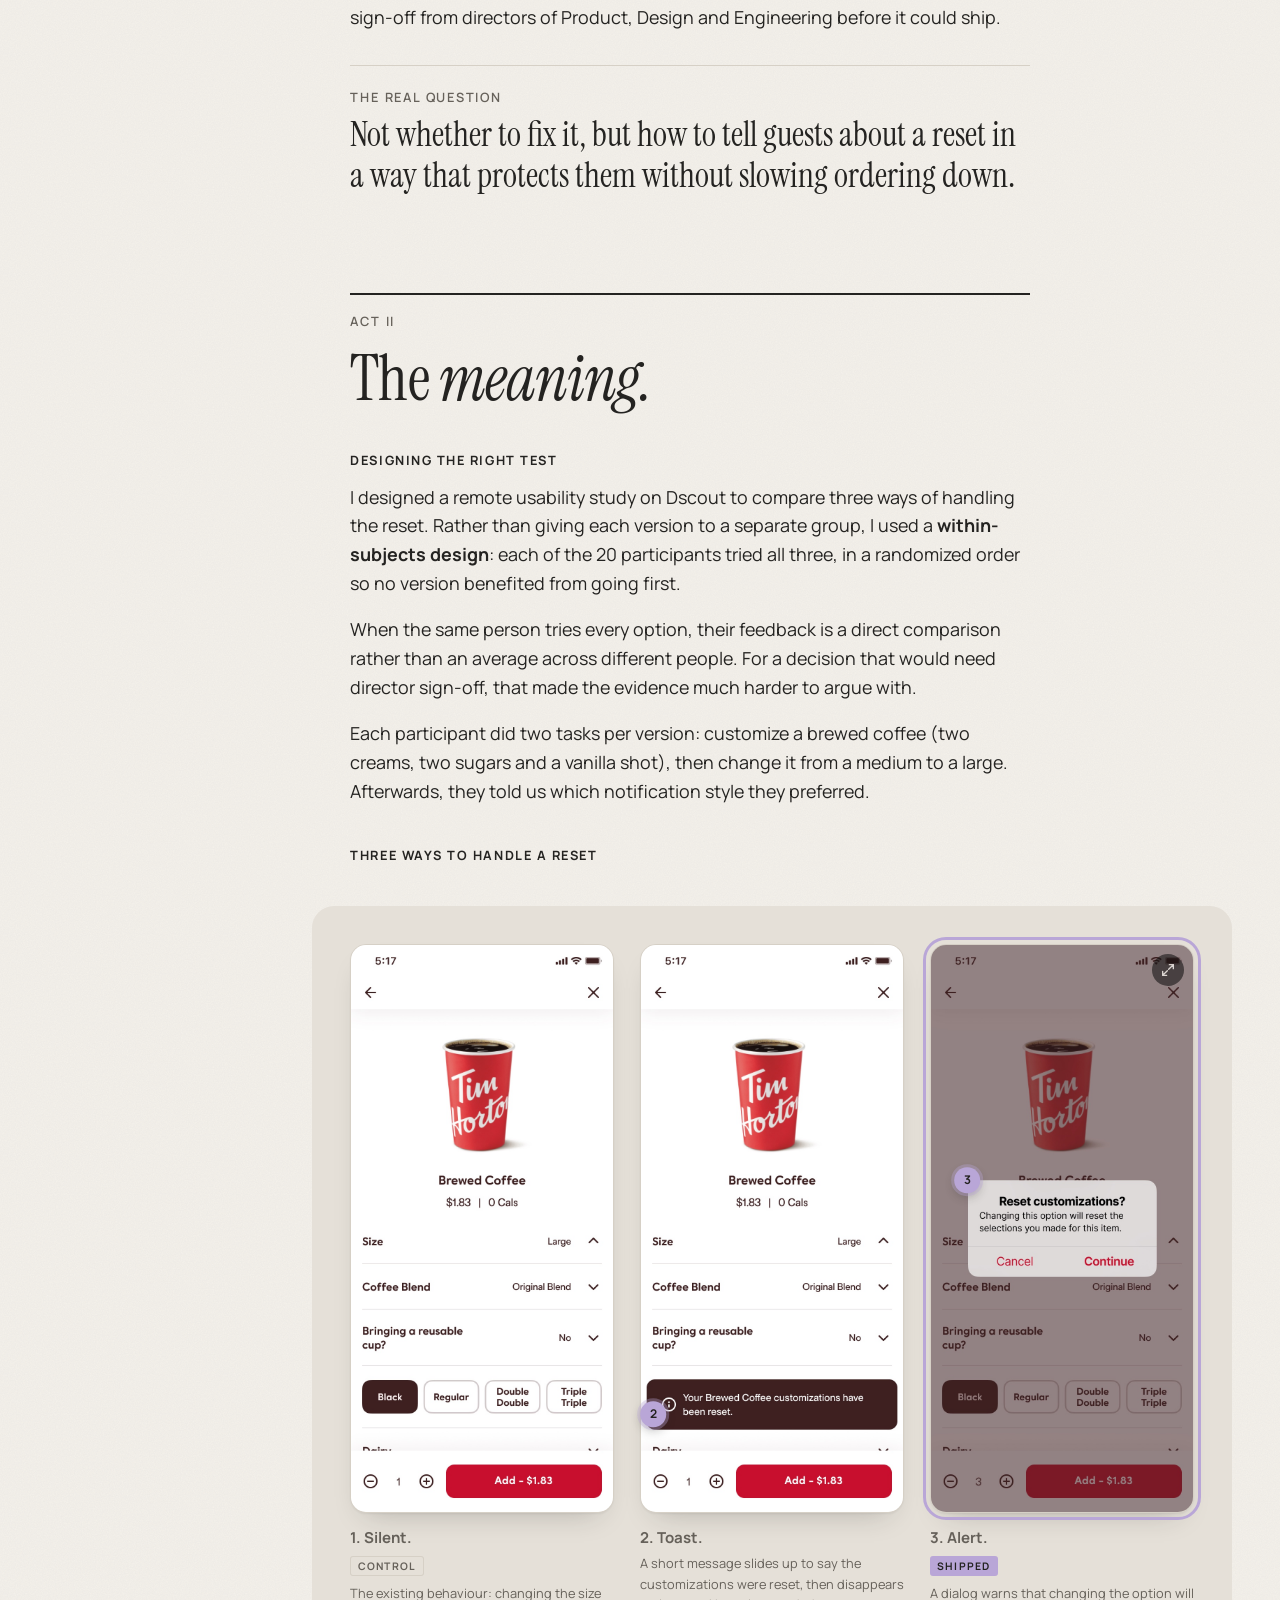
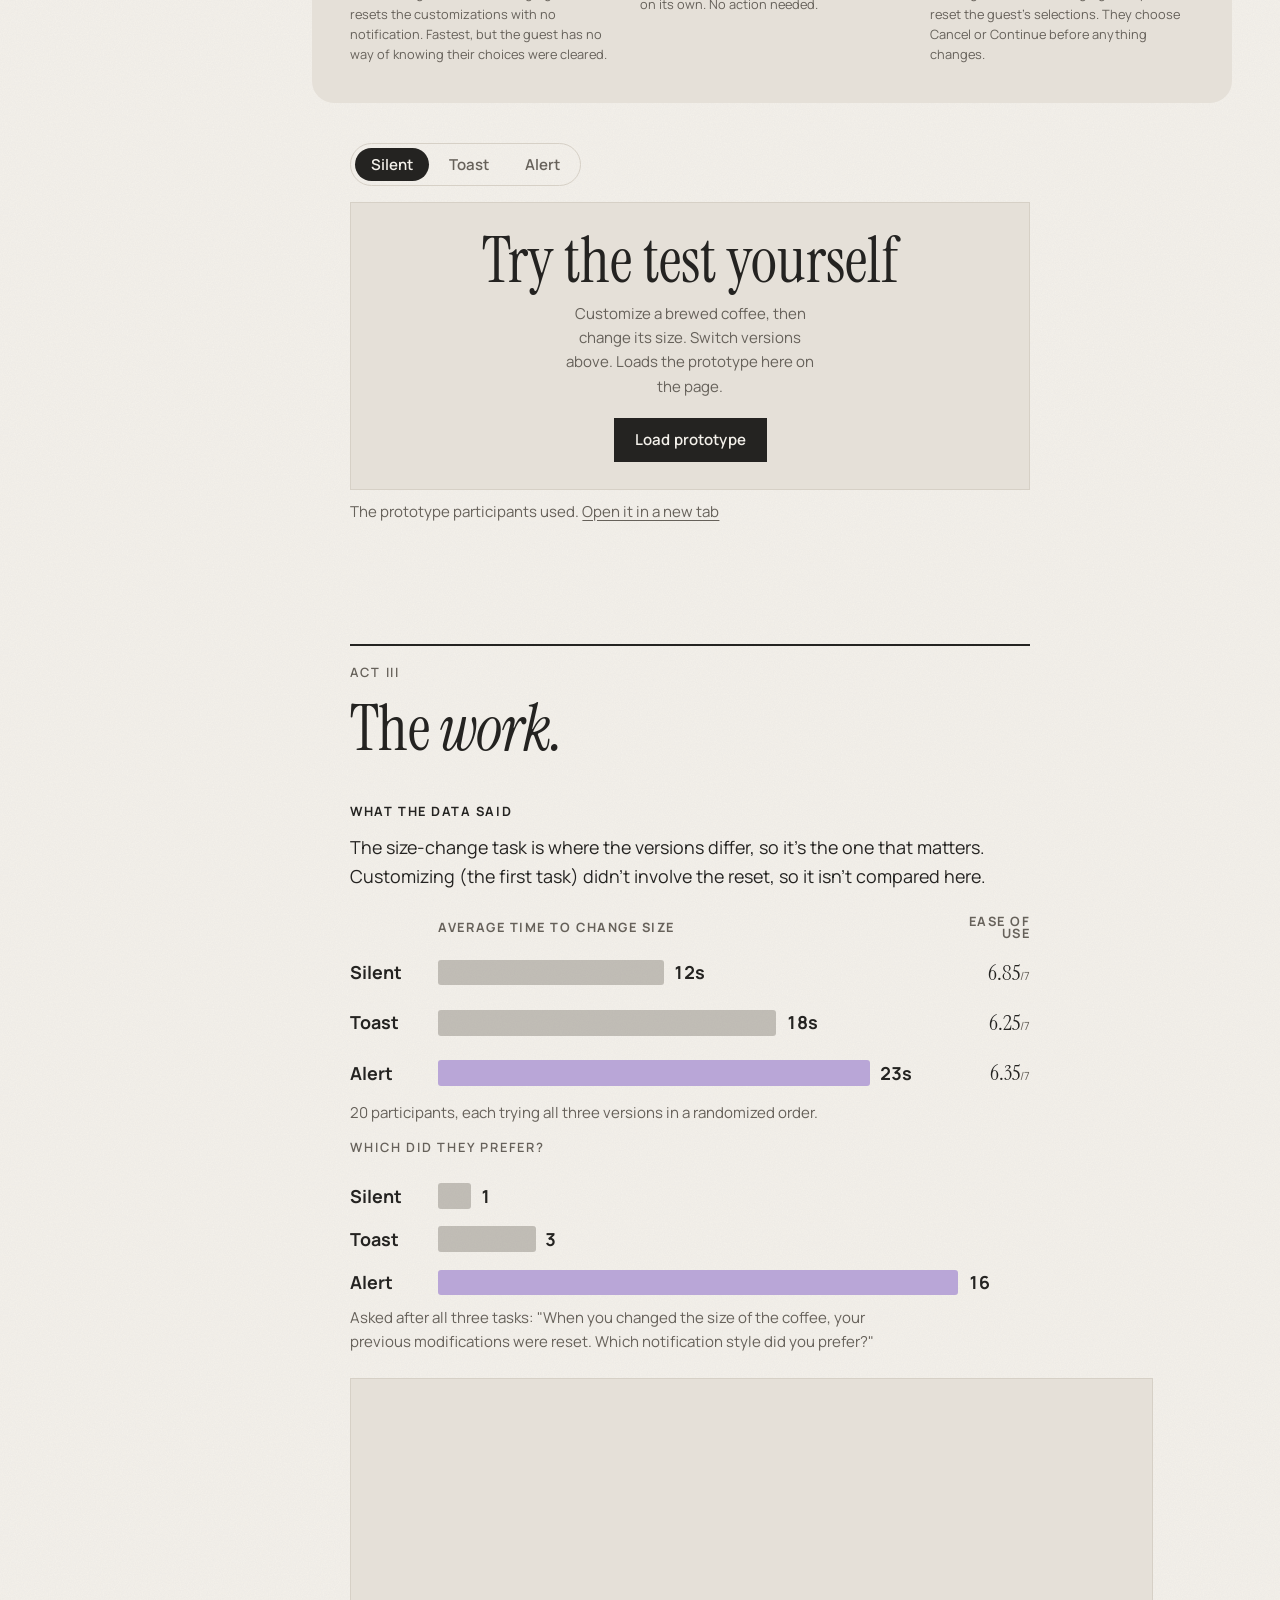
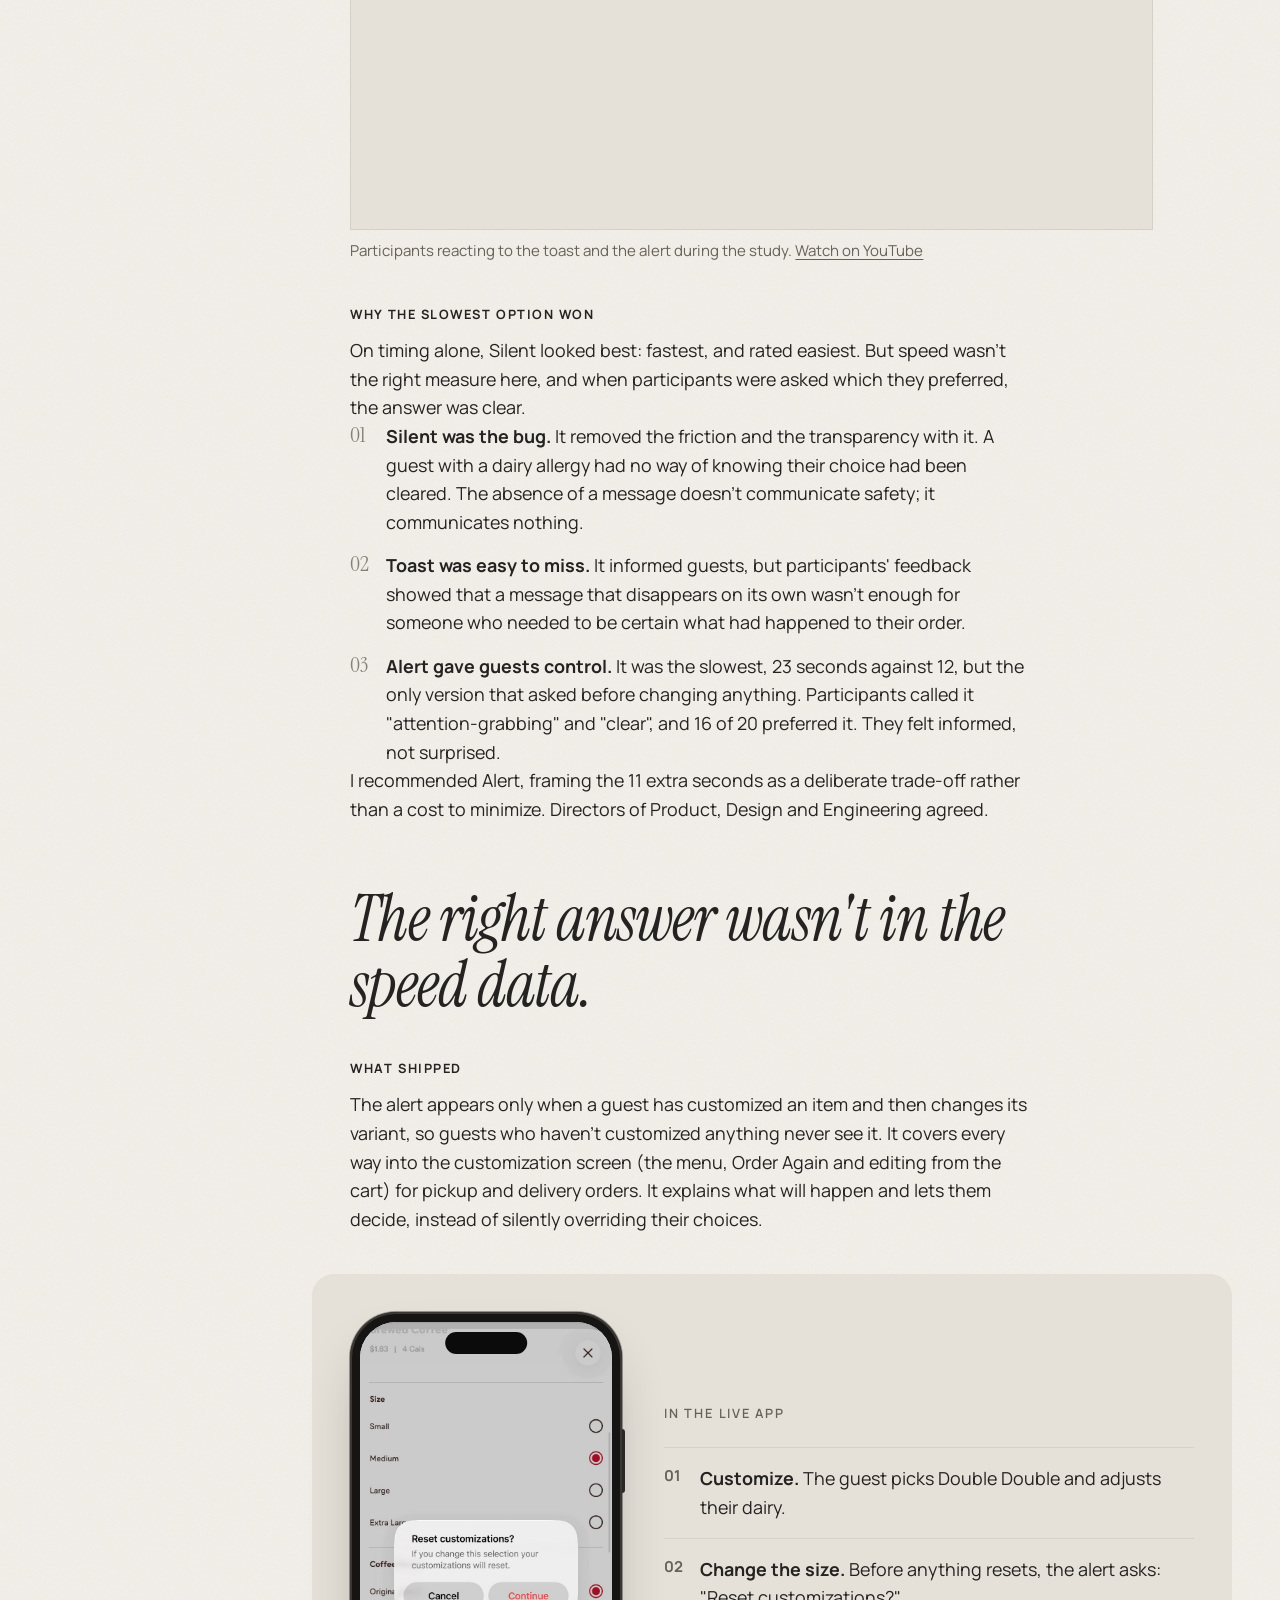
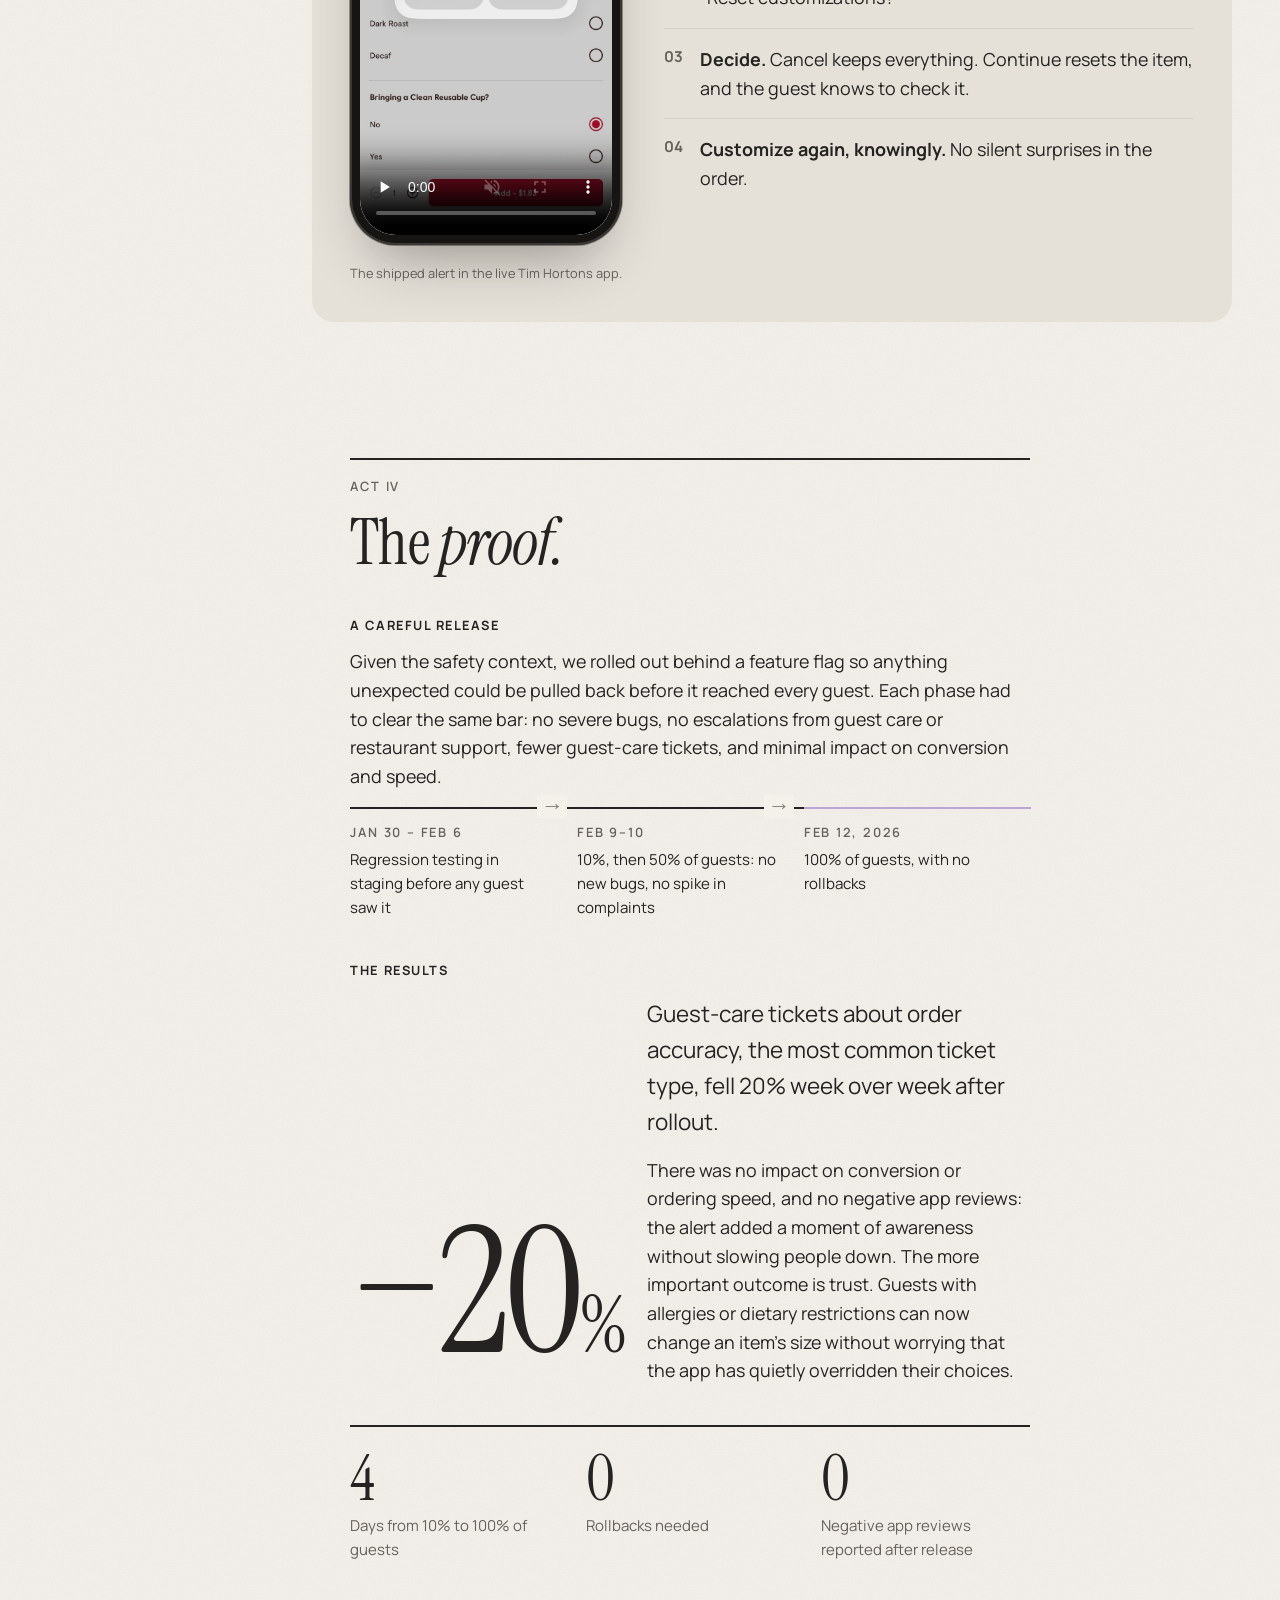
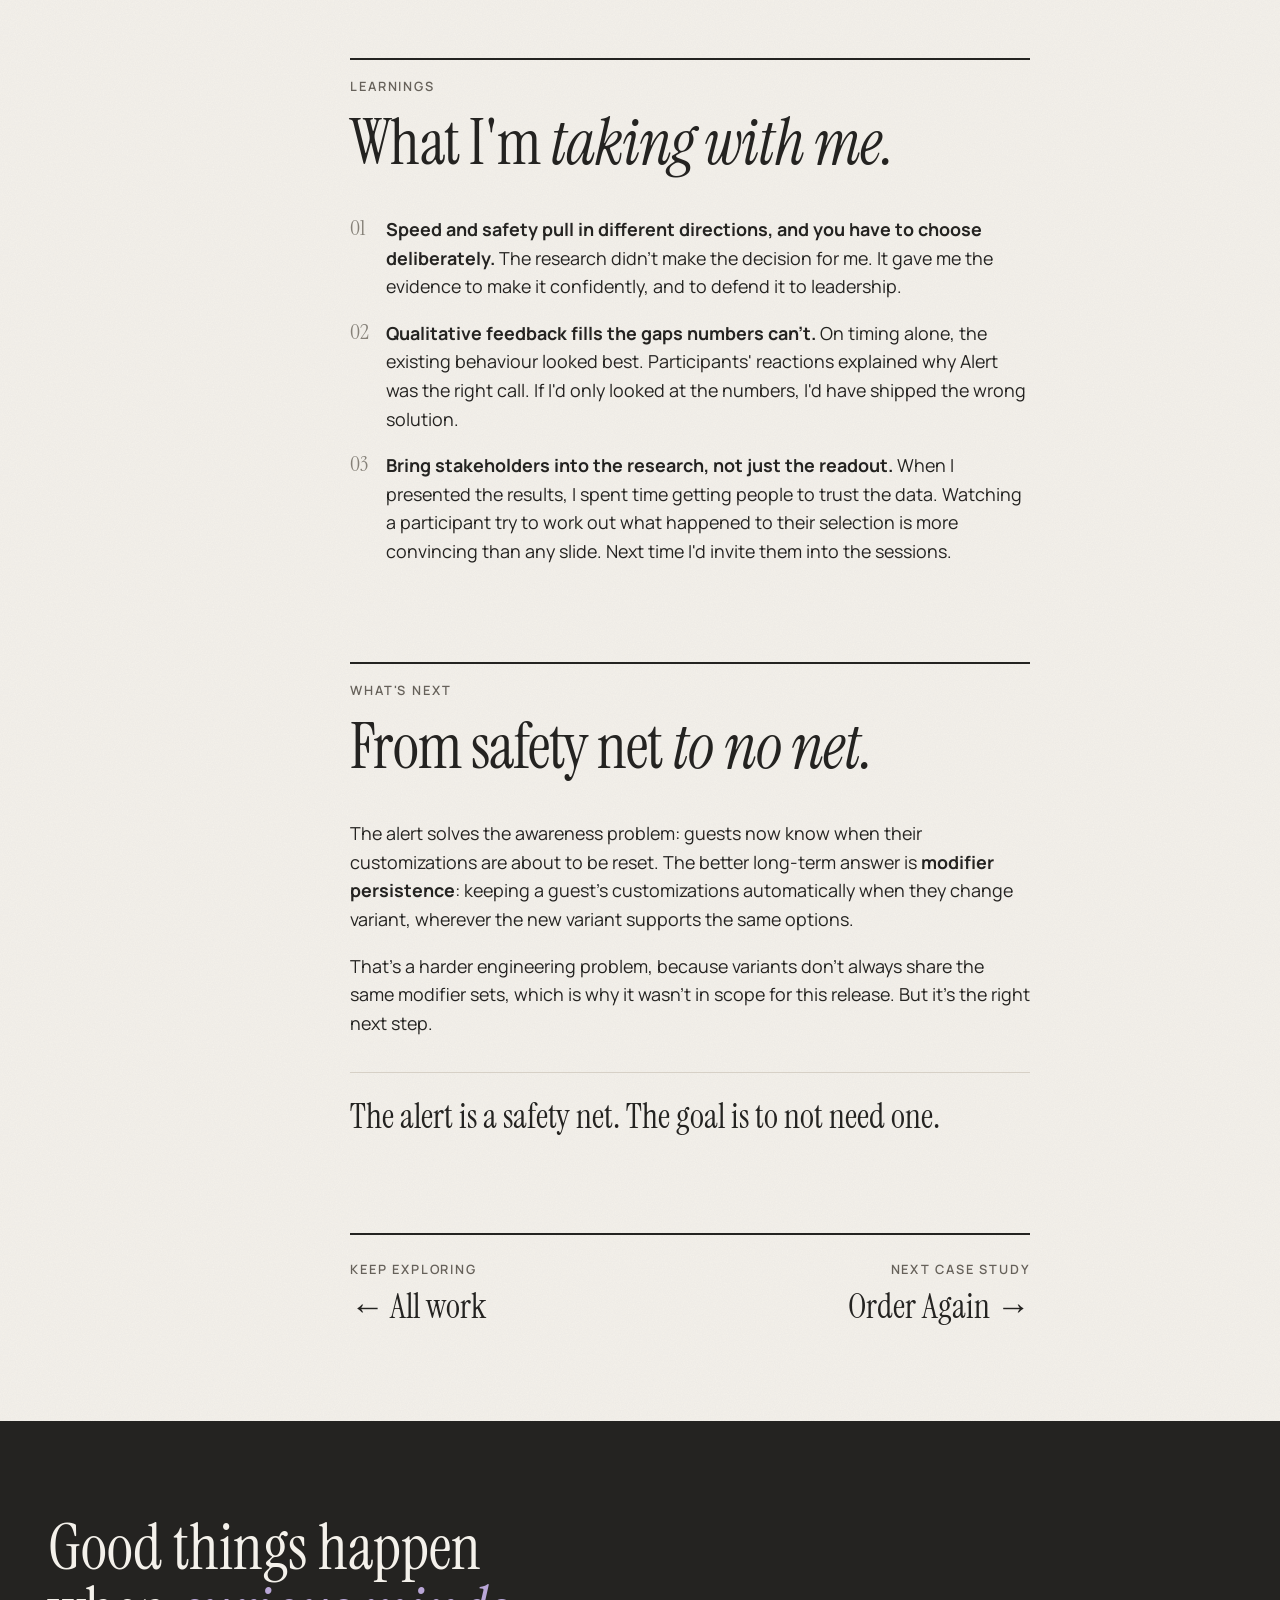
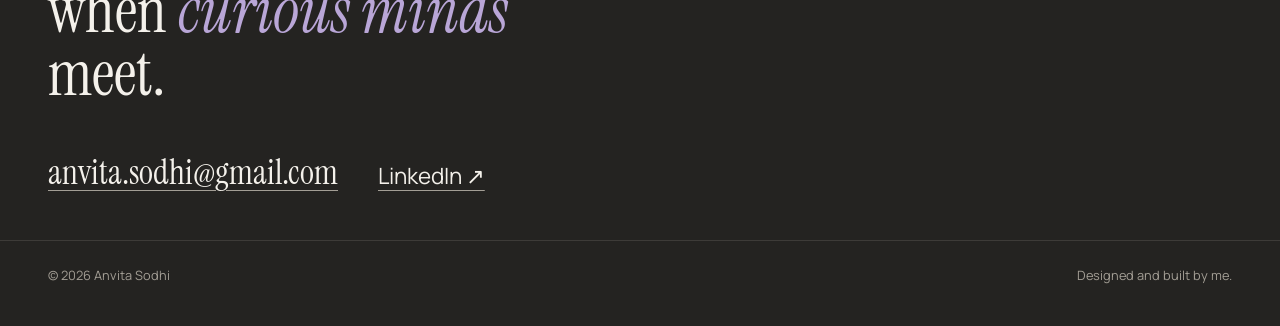
<file: work/variant-reset.html>
<!doctype html>
<html lang="en-CA" class="no-js">
<head>
<meta charset="utf-8">
<meta name="viewport" content="width=device-width,initial-scale=1">
<title>Variant Reset · Anvita Sodhi</title>
<meta name="description" content="Case study: fixing a silent modifier reset in the Tim Hortons app. A within-subjects study of three variants led Anvita to recommend the slowest option, the only one guests could trust.">
<link rel="canonical" href="https://madebyanvita.github.io/work/variant-reset.html">
<meta name="theme-color" content="#F4F1EB">
<script>(function(){var t;try{t=localStorage.getItem("theme")}catch(e){}document.documentElement.setAttribute("data-theme",t||(matchMedia("(prefers-color-scheme: dark)").matches?"dark":"light"))})()</script>
<meta property="og:type" content="article">
<meta property="og:site_name" content="Anvita Sodhi">
<meta property="og:title" content="Variant Reset: the slowest option was the right one">
<meta property="og:description" content="Fixing a silent modifier reset in the Tim Hortons app, with a 20-person within-subjects study and a phased release.">
<meta property="og:url" content="https://madebyanvita.github.io/work/variant-reset.html">
<meta property="og:image" content="https://madebyanvita.github.io/assets/og.png">
<meta name="twitter:card" content="summary_large_image">
<link rel="icon" href="../favicon.svg" type="image/svg+xml">
<link rel="preconnect" href="https://fonts.googleapis.com">
<link rel="preconnect" href="https://fonts.gstatic.com" crossorigin>
<link href="https://fonts.googleapis.com/css2?family=Instrument+Serif:ital@0;1&family=Manrope:wght@400..800&display=swap" rel="stylesheet">
<link rel="stylesheet" href="../assets/css/site.css?v=e0ac408e">
<script src="../assets/js/site.js?v=6867fbca" defer></script>
</head>
<body class="case">
<a class="skip" href="#main">Skip to content</a>

<header class="site-header">
  <div class="wrap">
    <a class="wordmark" href="../">Anvita Sodhi</a>
    <div class="header-end">
    <nav class="site-nav" aria-label="Primary">
      <a href="../#work" aria-current="page">Work</a>
      <a href="../#experience">Experience</a>
      <a href="../#about">About</a>
      <a href="../#contact">Contact</a>
    </nav>
    <button class="theme-toggle" type="button" aria-pressed="false" aria-label="Dark mode" title="Lights off"><svg viewBox="0 0 26 12" aria-hidden="true"><rect class="tt-lens" x="1" y="1.5" width="10" height="8.5" rx="3.6"/><rect class="tt-lens" x="15" y="1.5" width="10" height="8.5" rx="3.6"/><rect class="tt-frame" x="1" y="1.5" width="10" height="8.5" rx="3.6"/><rect class="tt-frame" x="15" y="1.5" width="10" height="8.5" rx="3.6"/><path class="tt-frame" d="M11 4.5 C 12 3, 14 3, 15 4.5"/></svg></button>
    </div>
  </div>
</header>

<main id="main">
  <section class="cs-hero">
    <div class="wrap">
      <p class="cs-crumb"><a href="../#work">← All work</a></p>
      <div class="cs-hero-split">
        <div class="cs-hero-text">
        <p class="label cs-kicker">Case study 04 · Tim Hortons · Mobile ordering</p>
        <h1 class="cs-title">Variant Reset: the slowest option <em>was the right one.</em></h1>
        <p class="cs-lede">In the Tim Hortons app, changing an item's size quietly wiped every customization a guest had made. For someone who had removed cheese for a dairy allergy, that meant the wrong order and no warning. I led the fix end to end: I designed a study that put three ways of handling the reset in front of every participant, recommended the slowest one because it was the only one guests could trust, and took it through a phased release. 16 of 20 participants preferred it, and guest-care tickets about order accuracy fell 20% week over week.</p>
        </div>
        <figure class="cs-hero-media cs-hero-media--phone">
          <div class="device"><img src="../assets/img/work/variant-reset/alert.jpg?v=86026fea" alt="The shipped alert in the Tim Hortons app: Reset customizations? Changing this option will reset the selections you made for this item. Cancel or Continue." width="750" height="1624" fetchpriority="high"></div>
        </figure>
      </div>
    </div>
  </section>

  <section class="wrap cs-impact" aria-label="Impact">
    <dl class="cs-stats cs-stats--4">
      <div><dt>Guest-care tickets about order accuracy, week over week after rollout</dt><dd>−20<small>%</small></dd></div>
      <div><dt>Participants who preferred the alert, after trying all three</dt><dd>16<small>/20</small></dd></div>
      <div><dt>Days from 10% to 100% of guests, with zero rollbacks</dt><dd>4</dd></div>
      <div><dt>Directors who signed off: Product, Design and Engineering</dt><dd>3</dd></div>
    </dl>
    <dl class="cs-facts">
      <div><dt>Role</dt><dd>Lead product designer: research design, variant testing, UI and release</dd></div>
      <div><dt>Team</dt><dd>Project manager, tech lead and engineering, with director sign-off</dd></div>
      <div><dt>Method</dt><dd>Remote usability study on Dscout, within-subjects, randomized order, 20 participants</dd></div>
      <div><dt>Shipped</dt><dd>February 2026, phased from 10% to 100% of guests in four days</dd></div>
    </dl>
  </section>

  <section class="cs-glance" aria-labelledby="owned-title">
    <div class="wrap">
      <h2 id="owned-title" class="label">Three decisions I drove</h2>
      <ol class="owned">
        <li>
          <p class="owned-n">01</p>
          <h3>Frame it as safety</h3>
          <p>A reset that can put an allergen back in an order isn't a UX annoyance. Framing it that way set the bar for the solution, and for who had to approve it.</p>
          <a class="owned-link" href="#mess">The problem →</a>
        </li>
        <li>
          <p class="owned-n">02</p>
          <h3>Test every option on everyone</h3>
          <p>A within-subjects study, in randomized order, so each participant compared all three options directly instead of averaging across groups.</p>
          <a class="owned-link" href="#study">The study →</a>
        </li>
        <li>
          <p class="owned-n">03</p>
          <h3>Ship the slowest option</h3>
          <p>The alert added 11 seconds to a size change. It was also the only option that asked first, and 16 of 20 participants preferred it.</p>
          <a class="owned-link" href="#decision">The decision →</a>
        </li>
      </ol>
    </div>
  </section>

  <div class="wrap cs-layout">
    <nav class="cs-toc" aria-label="On this page">
      <p class="label">On this page</p>
      <ol>
        <li><a href="#mess">The mess</a></li>
        <li><a href="#meaning">The meaning</a></li>
        <li><a href="#work-act">The work</a></li>
        <li><a href="#proof">The proof</a></li>
        <li><a href="#learnings">Learnings</a></li>
        <li><a href="#next">What's next</a></li>
      </ol>
    </nav>

    <article class="cs-body">
      <section class="act" id="mess" aria-labelledby="mess-title">
        <header class="act-head"><p class="label">Act I</p><h2 id="mess-title">The <em>mess.</em></h2></header>

        <h3>A bug everyone knew about</h3>
        <p>Guests who customize their orders, removing allergens, adjusting portions or choosing alternatives, expect those choices to stick. In the Tim Hortons app they didn't. If a guest changed the size or variant of an item after customizing it, the app reset every modification back to default. No warning, no confirmation.</p>
        <p>The bug was well known across the team, and we agreed it had to be fixed. What made it urgent was who it hurt most.</p>
        <ol class="loop loop--story" aria-label="How the reset caused a wrong order">
          <li><span class="label">1 · Customize</span>A guest removes cheese from a sandwich because of a dairy allergy.</li>
          <li><span class="label">2 · Change size</span>They switch to a different variant of the same sandwich.</li>
          <li><span class="label">3 · Silent reset</span>The app puts the cheese back. Nothing tells them, and they order it.</li>
        </ol>
        <p>Order accuracy was already the top source of guest complaints, and this was a significant driver. App-store reviews called out "modifiers disappearing" and "changes not sticking".</p>
        <figure class="cs-figure fig-video fig-video--solo"><div class="video video--tall"><iframe src="https://www.youtube-nocookie.com/embed/EK3EQ8lPywE?rel=0" title="The original behaviour: changing the size resets the customizations with no notification" loading="lazy" allow="accelerometer; encrypted-media; gyroscope; picture-in-picture; fullscreen" referrerpolicy="strict-origin-when-cross-origin" allowfullscreen></iframe></div><figcaption>Before: change the size and every customization quietly resets. <a href="https://youtube.com/shorts/EK3EQ8lPywE">Watch on YouTube</a></figcaption></figure>

        <h3>Why it needed more than a quick fix</h3>
        <p>Because a reset could expose guests to allergens they had explicitly removed, this carried safety and legal implications, not just a usability cost. The solution needed sign-off from directors of Product, Design and Engineering before it could ship.</p>
        <p class="goal"><span class="label">The real question</span>Not whether to fix it, but how to tell guests about a reset in a way that protects them without slowing ordering down.</p>
      </section>

      <section class="act" id="meaning" aria-labelledby="meaning-title">
        <header class="act-head"><p class="label">Act II</p><h2 id="meaning-title">The <em>meaning.</em></h2></header>

        <h3 id="study">Designing the right test</h3>
        <p>I designed a remote usability study on Dscout to compare three ways of handling the reset. Rather than giving each version to a separate group, I used a <b>within-subjects design</b>: each of the 20 participants tried all three, in a randomized order so no version benefited from going first.</p>
        <p>When the same person tries every option, their feedback is a direct comparison rather than an average across different people. For a decision that would need director sign-off, that made the evidence much harder to argue with.</p>
        <p>Each participant did two tasks per version: customize a brewed coffee (two creams, two sugars and a vanilla shot), then change it from a medium to a large. Afterwards, they told us which notification style they preferred.</p>

        <h3>Three ways to handle a reset</h3>
        <div class="dirs dirs--3 band">
          <figure class="cs-figure dir">
            <div class="pin-wrap"><img class="screen" src="../assets/img/work/variant-reset/silent.jpg?v=894a6e47" alt="Silent: the brewed coffee screen after a size change, with the customizations reset and no message" width="750" height="1624" loading="lazy"></div>
            <figcaption><b>1. Silent.</b><span class="dir-tag dir-tag--muted">Control</span>The existing behaviour: changing the size resets the customizations with no notification. Fastest, but the guest has no way of knowing their choices were cleared.</figcaption>
          </figure>
          <figure class="cs-figure dir">
            <div class="pin-wrap"><img class="screen" src="../assets/img/work/variant-reset/toast.jpg?v=1ebc3507" alt="Toast: a message near the bottom says Your Brewed Coffee customizations have been reset" width="750" height="1624" loading="lazy"><span class="pin" style="left:5%;top:82.5%" aria-hidden="true">2</span></div>
            <figcaption><b>2. Toast.</b> A short message slides up to say the customizations were reset, then disappears on its own. No action needed.</figcaption>
          </figure>
          <figure class="cs-figure dir dir--chosen">
            <div class="pin-wrap"><img class="screen" src="../assets/img/work/variant-reset/alert.jpg?v=86026fea" alt="Alert: a dialog asks Reset customizations? with Cancel and Continue" width="750" height="1624" loading="lazy"><span class="pin" style="left:14%;top:41.5%" aria-hidden="true">3</span></div>
            <figcaption><b>3. Alert.</b><span class="dir-tag">Shipped</span>A dialog warns that changing the option will reset the guest's selections. They choose Cancel or Continue before anything changes.</figcaption>
          </figure>
        </div>

        <figure class="cs-figure proto proto--variants">
          <div class="proto-switch" role="group" aria-label="Choose a version to try">
            <button type="button" data-variant="silent" aria-pressed="true">Silent</button>
            <button type="button" data-variant="toast" aria-pressed="false">Toast</button>
            <button type="button" data-variant="alert" aria-pressed="false">Alert</button>
          </div>
          <div class="proto-frame proto-frame--phone" data-embed="https://trait-trust-40802870.figma.site/?variant=silent" data-embed-base="https://trait-trust-40802870.figma.site/?variant=" data-embed-title="Interactive test prototype of the modifier reset">
            <button class="proto-load" type="button"><span class="proto-load-title">Try the test yourself</span><span class="proto-load-sub">Customize a brewed coffee, then change its size. Switch versions above. Loads the prototype here on the page.</span><span class="btn">Load prototype</span></button>
          </div>
          <figcaption>The prototype participants used. <a href="https://trait-trust-40802870.figma.site/?variant=silent" target="_blank" rel="noopener">Open it in a new tab</a></figcaption>
        </figure>
      </section>

      <section class="act" id="work-act" aria-labelledby="work-title">
        <header class="act-head"><p class="label">Act III</p><h2 id="work-title">The <em>work.</em></h2></header>

        <h3>What the data said</h3>
        <p>The size-change task is where the versions differ, so it's the one that matters. Customizing (the first task) didn't involve the reset, so it isn't compared here.</p>
        <div class="bars" role="table" aria-label="Average time to change the size, and ease-of-use rating, by version">
          <div class="bar-row" role="row"><span role="rowheader" class="bar-name">Silent</span><span role="cell" class="bar-track"><span class="bar" style="--v:12;--max:23"></span><b>12s</b></span><span role="cell" class="bar-rate">6.85<small>/7</small></span></div>
          <div class="bar-row" role="row"><span role="rowheader" class="bar-name">Toast</span><span role="cell" class="bar-track"><span class="bar" style="--v:18;--max:23"></span><b>18s</b></span><span role="cell" class="bar-rate">6.25<small>/7</small></span></div>
          <div class="bar-row bar-row--chosen" role="row"><span role="rowheader" class="bar-name">Alert</span><span role="cell" class="bar-track"><span class="bar" style="--v:23;--max:23"></span><b>23s</b></span><span role="cell" class="bar-rate">6.35<small>/7</small></span></div>
          <div class="bar-head" aria-hidden="true"><span></span><span>Average time to change size</span><span>Ease of use</span></div>
        </div>
        <p class="caption">20 participants, each trying all three versions in a randomized order.</p>
        <p class="label pref-label">Which did they prefer?</p>
        <div class="bars bars--pref" role="table" aria-label="Preferred notification style, out of 20 participants">
          <div class="bar-row" role="row"><span role="rowheader" class="bar-name">Silent</span><span role="cell" class="bar-track"><span class="bar" style="--v:1;--max:16"></span><b>1</b></span></div>
          <div class="bar-row" role="row"><span role="rowheader" class="bar-name">Toast</span><span role="cell" class="bar-track"><span class="bar" style="--v:3;--max:16"></span><b>3</b></span></div>
          <div class="bar-row bar-row--chosen" role="row"><span role="rowheader" class="bar-name">Alert</span><span role="cell" class="bar-track"><span class="bar" style="--v:16;--max:16"></span><b>16</b></span></div>
        </div>
        <p class="caption">Asked after all three tasks: "When you changed the size of the coffee, your previous modifications were reset. Which notification style did you prefer?"</p>
        <figure class="cs-figure fig-video cs-figure--wide"><div class="video"><iframe src="https://www.youtube-nocookie.com/embed/sASufDImx-w?rel=0" title="Participants reacting to the toast and alert notifications" loading="lazy" allow="accelerometer; encrypted-media; gyroscope; picture-in-picture; fullscreen" referrerpolicy="strict-origin-when-cross-origin" allowfullscreen></iframe></div><figcaption>Participants reacting to the toast and the alert during the study. <a href="https://youtu.be/sASufDImx-w">Watch on YouTube</a></figcaption></figure>

        <h3 id="decision">Why the slowest option won</h3>
        <p>On timing alone, Silent looked best: fastest, and rated easiest. But speed wasn't the right measure here, and when participants were asked which they preferred, the answer was clear.</p>
        <ol class="findings">
          <li><b>Silent was the bug.</b> It removed the friction and the transparency with it. A guest with a dairy allergy had no way of knowing their choice had been cleared. The absence of a message doesn't communicate safety; it communicates nothing.</li>
          <li><b>Toast was easy to miss.</b> It informed guests, but participants' feedback showed that a message that disappears on its own wasn't enough for someone who needed to be certain what had happened to their order.</li>
          <li><b>Alert gave guests control.</b> It was the slowest, 23 seconds against 12, but the only version that asked before changing anything. Participants called it "attention-grabbing" and "clear", and 16 of 20 preferred it. They felt informed, not surprised.</li>
        </ol>
        <p>I recommended Alert, framing the 11 extra seconds as a deliberate trade-off rather than a cost to minimize. Directors of Product, Design and Engineering agreed.</p>
        <p class="pull">The right answer wasn't in the speed data.</p>

        <h3>What shipped</h3>
        <p>The alert appears only when a guest has customized an item and then changes its variant, so guests who haven't customized anything never see it. It covers every way into the customization screen (the menu, Order Again and editing from the cart) for pickup and delivery orders. It explains what will happen and lets them decide, instead of silently overriding their choices.</p>
        <div class="fx band">
          <figure class="fx-video fx-video--native fx-video--device">
            <div class="device"><video src="../assets/img/work/variant-reset/shipped.mp4?v=e2d36160" poster="../assets/img/work/variant-reset/shipped-poster.jpg" width="720" height="1466" controls muted loop playsinline preload="none" aria-label="Screen recording of the shipped alert in the Tim Hortons app: customizing a coffee, changing its size, confirming the reset and customizing again"></video></div>
            <figcaption>The shipped alert in the live Tim Hortons app.</figcaption>
          </figure>
          <div class="fx-steps">
            <p class="label">In the live app</p>
            <ol class="fx-list">
              <li><b>Customize.</b> The guest picks Double Double and adjusts their dairy.</li>
              <li><b>Change the size.</b> Before anything resets, the alert asks: "Reset customizations?"</li>
              <li><b>Decide.</b> Cancel keeps everything. Continue resets the item, and the guest knows to check it.</li>
              <li><b>Customize again, knowingly.</b> No silent surprises in the order.</li>
            </ol>
          </div>
        </div>
      </section>

      <section class="act act--proof" id="proof" aria-labelledby="proof-title">
        <header class="act-head"><p class="label">Act IV</p><h2 id="proof-title">The <em>proof.</em></h2></header>

        <h3>A careful release</h3>
        <p>Given the safety context, we rolled out behind a feature flag so anything unexpected could be pulled back before it reached every guest. Each phase had to clear the same bar: no severe bugs, no escalations from guest care or restaurant support, fewer guest-care tickets, and minimal impact on conversion and speed.</p>
        <ol class="loop" aria-label="Rollout phases">
          <li><span class="label">Jan 30 – Feb 6</span>Regression testing in staging before any guest saw it</li>
          <li><span class="label">Feb 9–10</span>10%, then 50% of guests: no new bugs, no spike in complaints</li>
          <li><span class="label">Feb 12, 2026</span>100% of guests, with no rollbacks</li>
        </ol>

        <h3 id="results">The results</h3>
        <div class="proof-hero">
          <p class="big-fig">−20<small>%</small></p>
          <div>
            <p class="big-fig-label">Guest-care tickets about order accuracy, the most common ticket type, fell 20% week over week after rollout.</p>
            <p>There was no impact on conversion or ordering speed, and no negative app reviews: the alert added a moment of awareness without slowing people down. The more important outcome is trust. Guests with allergies or dietary restrictions can now change an item's size without worrying that the app has quietly overridden their choices.</p>
          </div>
        </div>
        <dl class="cs-stats proof-stats">
          <div><dt>Days from 10% to 100% of guests</dt><dd>4</dd></div>
          <div><dt>Rollbacks needed</dt><dd>0</dd></div>
          <div><dt>Negative app reviews reported after release</dt><dd>0</dd></div>
        </dl>
      </section>

      <section class="act" id="learnings" aria-labelledby="learnings-title">
        <header class="act-head"><p class="label">Learnings</p><h2 id="learnings-title">What I'm <em>taking with me.</em></h2></header>
        <ol class="learnings">
          <li><b>Speed and safety pull in different directions, and you have to choose deliberately.</b> The research didn't make the decision for me. It gave me the evidence to make it confidently, and to defend it to leadership.</li>
          <li><b>Qualitative feedback fills the gaps numbers can't.</b> On timing alone, the existing behaviour looked best. Participants' reactions explained why Alert was the right call. If I'd only looked at the numbers, I'd have shipped the wrong solution.</li>
          <li><b>Bring stakeholders into the research, not just the readout.</b> When I presented the results, I spent time getting people to trust the data. Watching a participant try to work out what happened to their selection is more convincing than any slide. Next time I'd invite them into the sessions.</li>
        </ol>
      </section>

      <section class="act" id="next" aria-labelledby="next-title">
        <header class="act-head"><p class="label">What's next</p><h2 id="next-title">From safety net <em>to no net.</em></h2></header>
        <p>The alert solves the awareness problem: guests now know when their customizations are about to be reset. The better long-term answer is <b>modifier persistence</b>: keeping a guest's customizations automatically when they change variant, wherever the new variant supports the same options.</p>
        <p>That's a harder engineering problem, because variants don't always share the same modifier sets, which is why it wasn't in scope for this release. But it's the right next step.</p>
        <p class="goal">The alert is a safety net. The goal is to not need one.</p>
      </section>

      <nav class="pager pager--two" aria-label="More work">
        <a href="/#work"><span class="label">Keep exploring</span><strong>← All work</strong></a>
        <a class="next" href="order-again.html"><span class="label">Next case study</span><strong>Order Again →</strong></a>
      </nav>
    </article>
  </div>
</main>

<footer class="on-ink cs-footer" id="contact">
  <div class="wrap">
    <p class="cs-footer-line">Good things happen when <em>curious minds</em> meet.</p>
    <p class="contact-links"><a class="email" href="mailto:anvita.sodhi@gmail.com">anvita.sodhi@gmail.com</a> <a href="https://www.linkedin.com/in/anvitasodhi" rel="me">LinkedIn ↗</a></p>
  </div>
  <div class="site-footer"><div class="wrap"><span>© 2026 Anvita Sodhi</span><span>Designed and built by me.</span></div></div>
</footer>
<p class="preview-banner" role="status">Preview mode: drafts are visible. The live site hides them.</p>
</body>
</html>
</file>
<file: assets/css/site.css>
/* ==========================================================================
   Anvita Sodhi — portfolio
   Order: tokens → base → layout → components → sections → motion → preview
   ========================================================================== */

/* ---------- Tokens ---------- */
:root {
  /* colour: ~85–90% neutral; lilac is a highlight, never body text on light */
  --canvas: #F4F1EB;
  --paper: #E5E0D8;
  --ink: #242321;
  --graphite: #858078;        /* decorative / large text only (3.5:1) */
  --graphite-text: #66615A;   /* small text on canvas (5.4:1) */
  --rule: #D6D0C6;
  --lilac: #B9A6D7;
  --band: #242321;            /* dark editorial bands (experience, contact) */
  --on-ink: #F4F1EB;
  --on-ink-muted: #A39E95;    /* 5.9:1 on ink */
  --on-ink-rule: #3D3B38;

  --font-display: "Instrument Serif", "Iowan Old Style", Georgia, serif;
  --font-ui: "Manrope", system-ui, -apple-system, "Segoe UI", sans-serif;

  /* fluid type scale */
  --t-xs:   clamp(.75rem, .73rem + .1vw, .8rem);
  --t-sm:   clamp(.875rem, .85rem + .12vw, .94rem);
  --t-base: clamp(1rem, .96rem + .2vw, 1.125rem);
  --t-lg:   clamp(1.15rem, 1.06rem + .45vw, 1.4rem);
  --t-xl:   clamp(1.5rem, 1.25rem + 1.1vw, 2.2rem);
  --t-2xl:  clamp(2.25rem, 1.6rem + 2.9vw, 4rem);
  --t-3xl:  clamp(3rem, 2rem + 4.5vw, 6rem);
  --t-hero: clamp(3.05rem, 1rem + 7.2vw, 7rem);

  /* spacing */
  --s-1: .5rem; --s-2: 1rem; --s-3: 1.5rem; --s-4: 2.5rem;
  --s-5: 4rem;  --s-6: 6rem; --s-7: clamp(5rem, 3rem + 8vw, 10rem);

  --max: 84rem;
  --gutter: clamp(1rem, 4vw, 3rem);
  --col-gap: clamp(1rem, 2vw, 1.75rem);
  --measure: 62ch;

  --ease: cubic-bezier(.2, .7, .2, 1);
  --header-h: 3.75rem;
}

/* ---------- Base ---------- */
*, *::before, *::after { box-sizing: border-box; }
html { -webkit-text-size-adjust: 100%; scroll-behavior: smooth; scroll-padding-top: calc(var(--header-h) + 1rem); }
body {
  margin: 0;
  background-color: var(--canvas);
  /* faint paper grain */
  background-image: url("data:image/svg+xml,%3Csvg xmlns='http://www.w3.org/2000/svg' width='220' height='220'%3E%3Cfilter id='n'%3E%3CfeTurbulence type='fractalNoise' baseFrequency='.85' numOctaves='3' stitchTiles='stitch'/%3E%3CfeColorMatrix values='0 0 0 0 0.14 0 0 0 0 0.13 0 0 0 0 0.12 0 0 0 .05 0'/%3E%3C/filter%3E%3Crect width='100%25' height='100%25' filter='url(%23n)'/%3E%3C/svg%3E");
  color: var(--ink);
  font-family: var(--font-ui);
  font-size: var(--t-base);
  line-height: 1.6;
  -webkit-font-smoothing: antialiased;
  text-rendering: optimizeLegibility;
}
img, svg, video { display: block; max-width: 100%; }
img { height: auto; }
h1, h2, h3 { margin: 0; font-weight: 400; }
p, dl, dd, ol, ul, figure { margin: 0; }
ol, ul { padding: 0; list-style: none; }
a { color: inherit; text-decoration-thickness: 1px; text-underline-offset: .22em; }
a:hover { text-decoration-color: var(--lilac); text-decoration-thickness: 3px; }
:focus-visible { outline: 2px solid var(--ink); outline-offset: 4px; border-radius: 1px; }
.on-ink :focus-visible { outline-color: var(--lilac); }
::selection { background: var(--lilac); color: #242321; }

.skip {
  position: absolute; left: var(--s-2); top: -100px; z-index: 100;
  background: var(--ink); color: var(--canvas); padding: var(--s-1) var(--s-2);
  font-weight: 600; text-decoration: none;
}
.skip:focus { top: var(--s-2); }
.visually-hidden {
  position: absolute !important; width: 1px; height: 1px; overflow: hidden;
  clip: rect(0 0 0 0); clip-path: inset(50%); white-space: nowrap;
}

/* ---------- Layout ---------- */
.wrap { max-width: var(--max); margin-inline: auto; padding-inline: var(--gutter); }
.grid { display: grid; grid-template-columns: repeat(12, minmax(0, 1fr)); column-gap: var(--col-gap); }
.grid > * { grid-column: 1 / -1; }
.section { padding-block: var(--s-7); }
.on-ink { background: var(--band); color: var(--on-ink); }

/* ---------- Components ---------- */

/* label: small uppercase wayfinding, e.g. "02 · Impact" */
.label {
  font-size: var(--t-xs); font-weight: 600; letter-spacing: .14em; text-transform: uppercase;
  color: var(--graphite-text);
}
.on-ink .label { color: var(--on-ink-muted); }
.label .num { font-variant-numeric: tabular-nums; }

.display { font-family: var(--font-display); line-height: 1; letter-spacing: -.012em; }

/* section heading */
.section-head { row-gap: var(--s-2); margin-bottom: var(--s-5); }
.section-head h2 { font-family: var(--font-display); font-size: var(--t-2xl); line-height: 1; letter-spacing: -.015em; }
.section-head h2 em { font-style: italic; }
.section-intro { font-size: var(--t-lg); line-height: 1.5; color: var(--graphite-text); max-width: 38ch; }
.on-ink .section-intro { color: var(--on-ink-muted); }
@media (min-width: 56rem) {
  .section-head .label { grid-column: 1 / 4; padding-top: .9em; }
  .section-head h2 { grid-column: 4 / 11; }
  .section-head .section-intro { grid-column: 4 / 10; }
}

/* buttons & links */
.btn {
  display: inline-flex; align-items: center; gap: .6em;
  padding: .9em 1.35em; font: 600 var(--t-sm)/1 var(--font-ui); letter-spacing: .01em;
  background: var(--ink); color: var(--canvas); text-decoration: none;
  border: 1px solid var(--ink);
  transition: background-color .2s var(--ease), color .2s var(--ease);
}
.btn:hover { background: transparent; color: var(--ink); text-decoration: none; }
.btn .arrow { transition: transform .25s var(--ease); }
.btn:hover .arrow { transform: translateY(2px); }
.link-arrow {
  display: inline-flex; align-items: center; gap: .45em;
  font-weight: 600; font-size: var(--t-sm); text-decoration: underline;
}
.link-arrow .arrow { transition: transform .25s var(--ease); }
.link-arrow:hover .arrow { transform: translateX(3px); }

/* small hand-drawn glyphs used as wayfinding (scribble / circle / rule) */
.glyph { width: 1.6em; height: 1em; flex: none; overflow: visible; }
.glyph path, .glyph ellipse, .glyph line { fill: none; stroke: currentColor; stroke-width: 1.4; stroke-linecap: round; vector-effect: non-scaling-stroke; }

/* ---------- Header ---------- */
.site-header {
  position: sticky; top: 0; z-index: 50;
  background: color-mix(in srgb, var(--canvas) 88%, transparent);
  -webkit-backdrop-filter: saturate(1.2) blur(10px); backdrop-filter: saturate(1.2) blur(10px);
  border-bottom: 1px solid transparent;
  transition: border-color .25s var(--ease);
}
.site-header.is-scrolled { border-bottom-color: var(--rule); }
.site-header .wrap {
  display: flex; align-items: center; justify-content: space-between; gap: var(--s-2);
  min-height: var(--header-h);
}
.wordmark { font-weight: 700; font-size: var(--t-sm); letter-spacing: -.005em; text-decoration: none; white-space: nowrap; }
.wordmark span { color: var(--graphite-text); font-weight: 500; }
.site-nav { display: flex; gap: clamp(.75rem, 2.4vw, 2rem); font-size: var(--t-sm); font-weight: 500; }
.site-nav a { text-decoration: none; padding-block: .5rem; }
.site-nav a:hover { text-decoration: underline; text-decoration-color: var(--lilac); text-decoration-thickness: 3px; }
@media (max-width: 30rem) { .wordmark span { display: none; } .site-nav { gap: .85rem; font-size: .8rem; } }

/* ---------- Hero ---------- */
.hero { padding-block: clamp(3rem, 2rem + 6vw, 7.5rem) clamp(4rem, 3rem + 6vw, 8rem); }
.hero .eyebrow { margin-bottom: clamp(1.75rem, 1rem + 3vw, 3.5rem); display: flex; flex-wrap: wrap; gap: .35em 1.1em; }
.hero .eyebrow strong { color: var(--ink); font-weight: 700; }

.headline {
  grid-column: 1 / -1;
  font-family: var(--font-display); font-size: var(--t-hero);
  line-height: 1; letter-spacing: -.02em;
}
.headline .line { display: block; position: relative; width: fit-content; }
.headline .line + .line { margin-top: .06em; }
.headline .w { position: relative; display: inline-block; isolation: isolate; margin-left: .1em; }

/* 01 — the mess: italic + tangled scribble behind the word */
.line-mess .w-mess { font-style: italic; padding-right: .05em; }
.scribble {
  position: absolute; z-index: -1; pointer-events: none;
  left: -.1em; right: -.14em; top: .26em; bottom: .02em; width: auto; height: auto;
  color: var(--graphite); opacity: .9;
}
.scribble path { fill: none; stroke: currentColor; stroke-width: 2.4; stroke-linecap: round; stroke-linejoin: round; vector-effect: non-scaling-stroke; }

/* 02 — the meaning: a lilac brushstroke finds the word */
.brush {
  position: absolute; z-index: -1; pointer-events: none;
  left: -.08em; right: -.16em; top: .24em; bottom: .03em; width: auto; height: auto;
}
.brush path { fill: var(--lilac); }

/* 03 — make it work: grotesk, crisp, ruled */
.line-work {
  font-family: var(--font-ui); font-weight: 800; font-size: .8em;
  letter-spacing: -.045em; line-height: 1.25;
  padding-bottom: .14em;
}
.line-work::after {
  content: ""; position: absolute; left: .02em; right: 0; bottom: 0;
  height: max(3px, .045em); background: var(--ink); transform-origin: left center;
}
.line-work::before {           /* a square node at the end of the rule: the system "snaps" */
  content: ""; position: absolute; right: -.02em; bottom: calc(max(3px, .045em) / 2 - .07em);
  width: .14em; height: .14em; background: var(--canvas); border: max(2px, .03em) solid var(--ink);
  z-index: 1;
}

@media (min-width: 48rem) {
  .line-meaning { margin-left: .55em; }
  .line-work    { margin-left: 1.1em; }
}

/* margin notes: each aligned to its headline line on wide screens */
.hero-notes { grid-column: 1 / -1; margin-top: var(--s-4); display: grid; gap: .9rem; }
.hero-notes li { display: flex; gap: .75em; align-items: flex-start; font-size: var(--t-sm); line-height: 1.45; color: var(--graphite-text); max-width: 26ch; }
.hero-notes .glyph { color: var(--ink); margin-top: .2em; }
.hero-notes b { display: block; color: var(--ink); font-weight: 700; }
@media (min-width: 40rem) and (max-width: 71.99rem) {
  .hero-notes { grid-template-columns: repeat(3, 1fr); }
}
@media (min-width: 72rem) {
  .headline { grid-column: 1 / 10; grid-row: 1; }
  .hero-notes {
    grid-column: 10 / 13; grid-row: 1; margin-top: 0;
    font-size: var(--t-hero); /* rows in em so each note sits beside its line */
    grid-template-rows: 1em 1.06em 1.06em; gap: 0; align-content: start;
  }
  .hero-notes li { font-size: var(--t-sm); align-items: center; border-left: 1px solid var(--rule); padding-left: 1em; }
  .hero-notes li:nth-child(3) { align-items: flex-end; padding-bottom: .35em; }
}

.hero-foot { margin-top: clamp(2.5rem, 1.5rem + 4vw, 5rem); row-gap: var(--s-3); align-items: end; }
.hero-statement { font-size: var(--t-lg); line-height: 1.5; max-width: 34ch; }
.hero-actions { display: flex; flex-wrap: wrap; align-items: center; gap: var(--s-2) var(--s-3); }
@media (min-width: 56rem) {
  .hero-statement { grid-column: 1 / 7; }
  .hero-actions { grid-column: 8 / -1; justify-content: flex-end; }
}

/* ---------- Impact ledger ---------- */
.ledger { border-top: 2px solid var(--ink); }
.ledger-row {
  display: grid; grid-template-columns: repeat(12, minmax(0, 1fr)); column-gap: var(--col-gap);
  align-items: baseline; padding-block: clamp(1.1rem, .8rem + 1.2vw, 1.9rem);
  border-bottom: 1px solid var(--rule);
}
.ledger-row dt { grid-column: 1 / -1; grid-row: 2; font-size: var(--t-lg); line-height: 1.3; }
.ledger-row .fig {
  grid-column: 1 / -1; grid-row: 1;
  font-family: var(--font-display); font-size: var(--t-3xl); line-height: .9; letter-spacing: -.02em;
  font-variant-numeric: lining-nums;
}
.ledger-row .fig small { font-size: .5em; letter-spacing: 0; margin-left: .06em; }
.ledger-row .src { grid-column: 1 / -1; grid-row: 3; margin-top: .5rem; font-size: var(--t-sm); color: var(--graphite-text); }
.ledger-row .src a { color: var(--ink); font-weight: 600; }
@media (min-width: 48rem) {
  .ledger-row .fig { grid-column: 1 / 5; grid-row: 1; }
  .ledger-row dt  { grid-column: 5 / 9; grid-row: 1; }
  .ledger-row .src { grid-column: 9 / -1; grid-row: 1; margin-top: 0; text-align: right; }
}
.ledger-note { margin-top: var(--s-3); font-size: var(--t-sm); color: var(--graphite-text); max-width: var(--measure); }

/* ---------- Contact ---------- */
.contact { padding-block: var(--s-7) var(--s-5); }
.contact h2 { font-family: var(--font-display); font-size: var(--t-3xl); line-height: .98; letter-spacing: -.02em; max-width: 20ch; }
.contact h2 em { font-style: italic; color: var(--lilac); }
.contact .section-intro { margin-top: var(--s-3); }
.contact-links { margin-top: var(--s-5); display: flex; flex-wrap: wrap; gap: var(--s-2) var(--s-4); font-size: var(--t-lg); }
.contact-links a { text-decoration-color: var(--on-ink-muted); }
.contact-links a:hover { color: var(--lilac); text-decoration-color: var(--lilac); }
.contact-links .email { font-family: var(--font-display); font-size: var(--t-xl); }

.site-footer { padding-block: var(--s-3) var(--s-4); font-size: var(--t-xs); color: var(--on-ink-muted); border-top: 1px solid var(--on-ink-rule); }
.site-footer .wrap { display: flex; flex-wrap: wrap; justify-content: space-between; gap: var(--s-1) var(--s-3); }

/* ---------- Motion (only when the visitor hasn't asked for less) ---------- */
@media (prefers-reduced-motion: no-preference) {
  .headline .line { animation: rise .7s var(--ease) both; }
  .line-meaning { animation-delay: .12s !important; }
  .line-work    { animation-delay: .24s !important; }
  .scribble path { stroke-dasharray: 1; stroke-dashoffset: 1; animation: draw 1.1s .35s ease-out forwards; }
  .brush { clip-path: inset(0 100% 0 0); animation: sweep .65s .6s var(--ease) forwards; }
  .line-work::after { transform: scaleX(0); animation: grow .6s .85s var(--ease) forwards; }
  .line-work::before { opacity: 0; animation: pop .25s 1.4s ease-out forwards; }

  .reveal { opacity: 0; transform: translateY(14px); transition: opacity .7s var(--ease), transform .7s var(--ease); }
  .reveal.is-in { opacity: 1; transform: none; }
}
@keyframes rise  { from { opacity: 0; transform: translateY(.25em); } to { opacity: 1; transform: none; } }
@keyframes draw  { to { stroke-dashoffset: 0; } }
@keyframes sweep { to { clip-path: inset(0 0 0 0); } }
@keyframes grow  { to { transform: scaleX(1); } }
@keyframes pop   { to { opacity: 1; } }
/* no JS → never leave content hidden */
.no-js .reveal { opacity: 1; transform: none; }
@media (prefers-reduced-motion: reduce) { html { scroll-behavior: auto; } }

/* ---------- Drafts: hidden on the live site, visible locally with ?preview ---------- */
[data-status="draft"] { display: none !important; }
.preview [data-status="draft"] { display: revert !important; outline: 2px dashed #C9A227; outline-offset: 4px; position: relative; }
.preview .ledger-row[data-status="draft"] { display: grid !important; }
.preview [data-status="draft"]::before {
  content: "Draft · " attr(data-note); position: absolute; top: -.6rem; right: 0; z-index: 2;
  font: 700 .68rem/1 var(--font-ui); letter-spacing: .06em; text-transform: uppercase;
  background: #FFE8A3; color: #4A3A00; padding: .3rem .45rem;
}
.preview-banner { display: none; }
.preview .preview-banner {
  display: block; position: fixed; left: 50%; bottom: 1rem; transform: translateX(-50%); z-index: 60;
  background: #FFE8A3; color: #4A3A00; padding: .5rem .9rem; font: 600 .78rem/1.2 var(--font-ui);
  box-shadow: 0 6px 20px rgb(0 0 0 / .12);
}

/* ==========================================================================
   Homepage sections, part 2
   ========================================================================== */

/* section numbering: counts only sections that are actually shown (drafts are display:none) */
body { counter-reset: sec 1; }
.section-label::before { counter-increment: sec; content: counter(sec, decimal-leading-zero) " · "; font-variant-numeric: tabular-nums; }

/* placeholders: only ever visible in drafts/preview */
.todo { background: #FFF1BF; color: #5A4500; font-style: italic; padding: 0 .2em; border-radius: 2px; }
.on-ink .todo { background: #4A3F1A; color: #FFE8A3; }

/* ---------- Selected work ---------- */
.work { padding-top: var(--s-6); }
.projects { display: grid; grid-template-columns: repeat(12, minmax(0, 1fr)); gap: clamp(3rem, 2rem + 4vw, 6rem) var(--col-gap); }
.project { grid-column: 1 / -1; display: grid; gap: var(--s-3); align-content: start; }
@media (min-width: 48rem) {
  .project { grid-column: span 6; }
  .project--feature, .project--minor { grid-column: 1 / -1; grid-template-columns: repeat(12, minmax(0, 1fr)); column-gap: var(--col-gap); align-items: end; }
  .project--feature .cover { grid-column: 1 / 9; }
  .project--feature .project-body { grid-column: 9 / -1; }
  .project--minor .cover { grid-column: 1 / 5; }
  .project--minor .project-body { grid-column: 5 / 11; align-self: center; }
  .projects .project:nth-child(3) { margin-top: clamp(2rem, 6vw, 6rem); } /* stagger the pair */
}

.cover {
  position: relative; overflow: hidden; aspect-ratio: 4 / 3;
  background: var(--paper); color: var(--ink);
}
.project--feature .cover { aspect-ratio: 16 / 10; }
.project--minor .cover { aspect-ratio: 4 / 3; }
.cover-word {
  position: absolute; left: -.04em; bottom: -.2em;
  font-family: var(--font-display); font-style: italic; line-height: .8; letter-spacing: -.03em;
  font-size: clamp(5rem, 2rem + 13vw, 13rem);
  transition: transform .8s var(--ease);
}
.project:not(.project--feature) .cover-word { font-size: clamp(4.5rem, 2rem + 9vw, 9rem); }
.project--minor .cover-word { font-size: clamp(4rem, 2rem + 6vw, 7rem); }
.cover-no { position: absolute; top: 1rem; left: 1.1rem; font: 700 var(--t-xs)/1 var(--font-ui); letter-spacing: .14em; }
.cover-brush {
  position: absolute; background: url("../img/brush.svg") center / 100% 100% no-repeat;
  transition: transform .9s var(--ease);
}
.cover--kiosk   .cover-brush { width: 62%; height: 38%; right: -6%; top: 14%; transform: rotate(-4deg); }
.cover--order   .cover-brush { width: 78%; height: 30%; left: 10%; top: 30%; transform: rotate(3deg); }
.cover--variant .cover-brush { width: 54%; height: 46%; right: 4%; top: 8%; transform: rotate(-9deg); }
.cover--systems { background: var(--band); color: var(--on-ink); }
.cover--systems .cover-brush { width: 70%; height: 22%; left: 18%; top: 22%; }
@media (prefers-reduced-motion: no-preference) {
  .project:hover .cover-word { transform: translate(.05em, -.04em); }
  .project:hover .cover-brush { transform: rotate(0deg) scale(1.04); }
}

.project-body { display: grid; gap: .75rem; }
.project-co { font-size: var(--t-xs); font-weight: 700; letter-spacing: .12em; text-transform: uppercase; color: var(--graphite-text); }
.project-co cite { font-style: normal; }
.project h3 { font-family: var(--font-display); font-size: var(--t-xl); line-height: 1.05; letter-spacing: -.01em; }
.project-desc { color: var(--graphite-text); max-width: 44ch; }
.project-meta { display: grid; gap: .35rem; margin-top: .25rem; padding-top: .9rem; border-top: 1px solid var(--rule); font-size: var(--t-sm); }
.project-meta div { display: flex; gap: .75em; }
.project-meta dt { min-width: 5.5rem; color: var(--graphite-text); }
.project-meta .is-outcome dd { font-weight: 700; }
.project-status { font-size: var(--t-xs); font-weight: 600; color: var(--graphite-text); display: flex; align-items: center; gap: .5em; }
.project-status::before { content: ""; width: .45em; height: .45em; border-radius: 50%; border: 1.5px solid currentColor; }

/* ---------- Experience (dark band) ---------- */
.experience .section-head h2 em { color: var(--lilac); }

/* ---------- Experiments ---------- */
.lab-list { display: grid; gap: var(--s-5) var(--col-gap); }
@media (min-width: 64rem) { .lab-list { grid-template-columns: repeat(3, minmax(0, 1fr)); } }
.lab-item { border-top: 2px solid var(--ink); padding-top: var(--s-3); display: grid; gap: var(--s-2); align-content: start; }
.lab-tag { font-size: var(--t-xs); font-weight: 700; letter-spacing: .12em; text-transform: uppercase; color: var(--graphite-text); }
.lab-item h3 { font-family: var(--font-display); font-size: var(--t-xl); line-height: 1.05; }
.lab-item dl { display: grid; gap: .9rem; }
.lab-item dt { font-size: var(--t-xs); font-weight: 700; letter-spacing: .1em; text-transform: uppercase; }
.lab-item dd { color: var(--graphite-text); font-size: var(--t-sm); }

/* ---------- Creative side ---------- */
.creative { background: var(--paper); }
.gallery { display: grid; grid-template-columns: repeat(12, minmax(0, 1fr)); gap: clamp(1.5rem, 1rem + 2vw, 3rem) var(--col-gap); align-items: start; }
.art { grid-column: 1 / -1; display: grid; gap: .75rem; }
.art-frame { position: relative; overflow: hidden; background: var(--canvas); display: grid; place-items: center; color: var(--graphite-text); font-size: var(--t-sm); border: 1px dashed var(--graphite); }
.art-frame img { width: 100%; height: 100%; object-fit: cover; }
.art--tall .art-frame { aspect-ratio: 3 / 4; }
.art--wide .art-frame { aspect-ratio: 16 / 10; }
.art--square .art-frame { aspect-ratio: 1; }
.art figcaption { font-family: var(--font-display); font-style: italic; font-size: var(--t-base); color: var(--graphite-text); }
@media (min-width: 48rem) {
  .art--tall, .art--square { grid-column: span 4; }
  .art--wide { grid-column: span 8; }
  .gallery .art:nth-child(4) { margin-top: var(--s-5); }
}
/* brush-sweep reveal for the paintings */
@media (prefers-reduced-motion: no-preference) {
  .art.reveal .art-frame {
    -webkit-mask-image: linear-gradient(100deg, #000 40%, transparent 60%); mask-image: linear-gradient(100deg, #000 40%, transparent 60%);
    -webkit-mask-size: 260% 100%; mask-size: 260% 100%;
    -webkit-mask-position: 100% 0; mask-position: 100% 0;
    transition: -webkit-mask-position 1.3s var(--ease), mask-position 1.3s var(--ease);
  }
  .art.reveal.is-in .art-frame { -webkit-mask-position: 0 0; mask-position: 0 0; }
}

/* ---------- About ---------- */
.about-head, .about-body { grid-column: 1 / -1; }
.about-head h2 { font-family: var(--font-display); font-size: var(--t-2xl); line-height: 1; letter-spacing: -.015em; margin-top: var(--s-2); }
.about-body { display: grid; gap: 1.1em; margin-top: var(--s-4); font-size: var(--t-lg); line-height: 1.55; max-width: 38em; }
@media (min-width: 56rem) {
  .about-head { grid-column: 1 / 6; }
  .about-body { grid-column: 7 / -1; margin-top: 0; padding-top: 2.4rem; }
}

/* drafts in the nav: outline only */
.preview .site-nav [data-status="draft"]::before { display: none; }
.preview .site-nav [data-status="draft"] { outline-offset: 2px; }
/* nav wraps under the name on narrow screens instead of hiding links */
@media (max-width: 36rem) {
  .site-header .wrap { flex-wrap: wrap; row-gap: 0; padding-block: .4rem; }
  .site-nav { width: 100%; justify-content: space-between; }
}

/* ==========================================================================
   Case study template
   ========================================================================== */
.cs-hero { padding-top: var(--s-4); }
.cs-crumb { font-size: var(--t-sm); font-weight: 600; margin-bottom: var(--s-5); }
.cs-crumb a { text-decoration: none; }
.cs-crumb a:hover { text-decoration: underline; }
.cs-kicker { grid-column: 1 / -1; margin-bottom: var(--s-2); }
.cs-title { grid-column: 1 / -1; font-family: var(--font-display); font-size: var(--t-3xl); line-height: .95; letter-spacing: -.02em; max-width: 16ch; }
.cs-title em { font-style: italic; }
.cs-lede { grid-column: 1 / -1; margin-top: var(--s-3); font-size: var(--t-lg); line-height: 1.5; max-width: 40ch; color: var(--graphite-text); }
@media (min-width: 56rem) { .cs-lede { grid-column: 6 / -1; margin-top: var(--s-4); } }

.cs-facts {
  display: grid; grid-template-columns: repeat(auto-fit, minmax(9.5rem, 1fr)); gap: var(--s-3) var(--col-gap);
  margin-top: var(--s-5); padding-top: var(--s-3); border-top: 1px solid var(--rule); font-size: var(--t-sm);
}
.cs-facts dt { font-size: var(--t-xs); font-weight: 700; letter-spacing: .12em; text-transform: uppercase; color: var(--graphite-text); margin-bottom: .3rem; }
.cs-facts .is-outcome dd { font-weight: 700; }
.cs-cover { margin-top: var(--s-5); }
.cover--wide { aspect-ratio: 21 / 9; }
.cs-cover figcaption, .cs-figure figcaption { margin-top: .6rem; font-size: var(--t-sm); color: var(--graphite-text); }

.cs-glance { padding-block: var(--s-6); }
.glance { display: grid; gap: var(--s-4) var(--col-gap); margin-top: var(--s-3); }
.glance li { border-top: 2px solid var(--ink); padding-top: var(--s-2); display: grid; gap: .5rem; align-content: start; }
.glance h3 { font-family: var(--font-display); font-size: var(--t-xl); line-height: 1; }
.glance p { color: var(--graphite-text); }
@media (min-width: 48rem) { .glance { grid-template-columns: repeat(3, minmax(0, 1fr)); } }

.cs-layout { display: grid; grid-template-columns: repeat(12, minmax(0, 1fr)); column-gap: var(--col-gap); padding-bottom: var(--s-6); }
.cs-toc { display: none; }
.cs-body { grid-column: 1 / -1; min-width: 0; }
@media (min-width: 64rem) {
  .cs-toc { display: block; grid-column: 1 / 3; position: sticky; top: calc(var(--header-h) + 2rem); align-self: start; }
  .cs-toc ol { display: grid; gap: .5rem; margin-top: var(--s-2); font-size: var(--t-sm); }
  .cs-toc a { text-decoration: none; color: var(--graphite-text); }
  .cs-toc a:hover, .cs-toc a[aria-current="true"] { color: var(--ink); text-decoration: underline; text-decoration-color: var(--lilac); text-decoration-thickness: 3px; }
  .cs-body { grid-column: 4 / 11; }
}

.act { padding-top: var(--s-6); }
.act-head { margin-bottom: var(--s-4); padding-top: var(--s-2); border-top: 2px solid var(--ink); display: grid; gap: var(--s-2); }
.act-head h2 { font-family: var(--font-display); font-size: var(--t-2xl); line-height: 1; letter-spacing: -.015em; }
.act-head h2 em { font-style: italic; }
.act h3 { font-size: var(--t-xs); font-weight: 700; letter-spacing: .12em; text-transform: uppercase; margin: var(--s-4) 0 .75rem; }
.act-head + h3 { margin-top: 0; }
.act p, .act li { max-width: var(--measure); }
.act p + p { margin-top: 1em; }
.insights { display: grid; gap: .75rem; counter-reset: ins; }
.insights li { counter-increment: ins; display: grid; grid-template-columns: 2.25rem 1fr; }
.insights li::before { content: counter(ins, decimal-leading-zero); font-weight: 700; font-size: var(--t-sm); color: var(--graphite-text); padding-top: .15em; }
.frame { font-family: var(--font-display); font-size: var(--t-xl); line-height: 1.2; }
.pull { font-family: var(--font-display); font-style: italic; font-size: var(--t-2xl); line-height: 1.05; letter-spacing: -.015em; margin-block: var(--s-3) var(--s-3); max-width: 18ch; position: relative; }
.decisions { display: grid; gap: var(--s-3) var(--col-gap); }
@media (min-width: 48rem) { .decisions { grid-template-columns: repeat(2, minmax(0, 1fr)); } }
.decision { border-top: 1px solid var(--rule); padding-top: var(--s-2); display: grid; gap: .5rem; align-content: start; }
.decision-n { font-family: var(--font-display); font-size: var(--t-xl); line-height: 1; color: var(--graphite); }
.decision h4 { margin: 0; font-size: var(--t-base); font-weight: 700; }
.cs-figure { margin-block: var(--s-3); }
.cs-figure--wide { margin-inline: 0; }
@media (min-width: 64rem) { .cs-figure--wide { margin-right: calc(-1 * (100% / 7 + var(--col-gap))); } }
.figure-slot { aspect-ratio: 16 / 10; background: var(--paper); border: 1px dashed var(--graphite); display: grid; place-items: center; padding: var(--s-2); text-align: center; }
.big-fig { font-family: var(--font-display); font-size: clamp(5rem, 3rem + 10vw, 11rem); line-height: .85; letter-spacing: -.03em; }
.big-fig small { font-size: .45em; }
.big-fig-label { margin-top: var(--s-2); font-size: var(--t-lg); }

.pager { margin-top: var(--s-6); padding-top: var(--s-3); border-top: 2px solid var(--ink); }
.pager a { display: grid; gap: .5rem; text-decoration: none; }
.pager strong { font-family: var(--font-display); font-weight: 400; font-size: var(--t-xl); line-height: 1.1; }
.pager a:hover strong { text-decoration: underline; text-decoration-color: var(--lilac); text-decoration-thickness: 3px; }

.cs-footer > .wrap { padding-block: var(--s-6) var(--s-4); }
.cs-footer-line { font-family: var(--font-display); font-size: var(--t-2xl); line-height: 1; max-width: 18ch; }
.cs-footer-line em { color: var(--lilac); }
.cs-footer .contact-links { margin-top: var(--s-4); }
.pager--two { display: grid; grid-template-columns: 1fr 1fr; gap: var(--col-gap); }
.pager--two .next { text-align: right; justify-items: end; }
.big-figs { display: grid; grid-template-columns: repeat(auto-fit, minmax(14rem, 1fr)); gap: var(--s-4) var(--col-gap); }
.cs-facts--inline { margin-top: 0; }

/* ==========================================================================
   Dark theme: the contact band's charcoal, ivory and lilac, applied to the page
   ========================================================================== */
:root { color-scheme: light; }
:root[data-theme="dark"] {
  color-scheme: dark;
  --canvas: #1B1A18; --paper: #262420; --ink: #EEE9E1;
  --graphite: #7E786F; --graphite-text: #ABA59B; --rule: #3A3733;
  --band: #111010; --on-ink-rule: #2E2C29;
}
@media (prefers-color-scheme: dark) {
  :root:not([data-theme="light"]) {
    color-scheme: dark;
    --canvas: #1B1A18; --paper: #262420; --ink: #EEE9E1;
    --graphite: #7E786F; --graphite-text: #ABA59B; --rule: #3A3733;
    --band: #111010; --on-ink-rule: #2E2C29;
  }
}
:root[data-theme="dark"] .todo { background: #4A3F1A; color: #FFE8A3; }
body { transition: background-color .4s var(--ease), color .4s var(--ease); }

/* theme toggle */
.theme-toggle {
  display: inline-grid; place-items: center; width: 2.5rem; height: 2.5rem; margin-right: -.5rem;
  background: none; border: 0; color: var(--ink); cursor: pointer; border-radius: 50%;
}
.theme-toggle:hover { background: color-mix(in srgb, var(--lilac) 35%, transparent); }
.theme-toggle svg { width: 1.6rem; height: 1rem; overflow: visible; }
.theme-toggle .tt-lens { fill: currentColor; transition: fill-opacity .3s var(--ease); }
.theme-toggle .tt-frame { fill: none; stroke: currentColor; stroke-width: 1.6; }
[data-theme="dark"] .theme-toggle .tt-lens { fill-opacity: 0; }
.site-header .wrap { gap: var(--s-2); }
.header-end { display: flex; align-items: center; gap: clamp(.75rem, 2.4vw, 2rem); }
@media (max-width: 36rem) {
  .header-end { display: contents; }
  .wordmark { order: 1; }
  .theme-toggle { order: 2; margin-left: auto; }
  .site-nav { order: 3; }
}

/* ==========================================================================
   Hero portrait: sits on a brushstroke, cut off by a ruled line
   ========================================================================== */
.hero-portrait { grid-column: 1 / -1; position: relative; margin: var(--s-4) 0 0 auto; width: min(72vw, 21rem); }
.portrait-art { position: relative; isolation: isolate; }
.portrait-art::before {               /* the lilac brushstroke behind the shoulders */
  content: ""; position: absolute; z-index: -1; left: -9%; right: -7%; top: 47%; height: 30%;
  background: url("../img/brush.svg") center / 100% 100% no-repeat; transform: rotate(-5deg);
}
.portrait-svg { display: block; width: 100%; height: auto; }
.portrait-cap { margin-top: .6rem; font-family: var(--font-display); font-style: italic; font-size: var(--t-sm); color: var(--graphite-text); }
.portrait-cap .cap-dark { display: none; }
[data-theme="dark"] .portrait-cap .cap-light { display: none; }
[data-theme="dark"] .portrait-cap .cap-dark { display: inline; }
.pt-rim { opacity: 0; transition: opacity .6s var(--ease); }
[data-theme="dark"] .pt-rim { opacity: .9; }
.glasses { transform-box: fill-box; transform-origin: 50% 50%; }

@media (min-width: 72rem) {
  .headline { grid-column: 1 / 9; }
  .hero-portrait { grid-column: 9 / -1; grid-row: 1; align-self: center; width: 100%; max-width: 21.25rem; margin: 0 0 0 auto; }
}

/* sunglasses: on in the light, off in the dark */
@media (prefers-reduced-motion: no-preference) {
  [data-theme="dark"] .glasses { animation: glasses-off 1.5s .5s var(--ease) both; }
  .glasses-return .glasses { animation: glasses-on .75s var(--ease) both; }
}
@media (prefers-reduced-motion: reduce) {
  [data-theme="dark"] .glasses { opacity: 0; }
}
@keyframes glasses-off {
  0%   { transform: none; opacity: 1; }
  28%  { transform: translateY(16px) rotate(-3deg); opacity: 1; }   /* slide down the nose: a peek */
  48%  { transform: translateY(16px) rotate(-3deg); opacity: 1; }
  100% { transform: translate(70px, -190px) rotate(-26deg); opacity: 0; }
}
@keyframes glasses-on {
  0%   { transform: translate(0, -160px) rotate(10deg); opacity: 0; }
  70%  { transform: translateY(5px); opacity: 1; }
  100% { transform: none; opacity: 1; }
}
/* "meaning" stays charcoal on the lilac brush in both themes (ivory on lilac is ~1.6:1) */
.w-meaning { color: #242321; }
/* keep the brushstroke from causing sideways scroll; smaller portrait on phones so the headline leads */
.hero { overflow-x: clip; }
@media (max-width: 71.99rem) {
  .hero-portrait { width: min(58vw, 17rem); margin-top: var(--s-3); }
}
/* dark mode: solid brush behind "meaning" (the streak texture lets charcoal show through behind charcoal text) */
[data-theme="dark"] .brush path { filter: url(#brush-solid); }
@media (prefers-color-scheme: dark) { :root:not([data-theme="light"]) .brush path { filter: url(#brush-solid); } }
[data-theme="dark"] .brush { top: .04em; bottom: auto; height: 1.1em; right: auto; width: calc(100% + .34em); max-width: none; }
@media (prefers-color-scheme: dark) { :root:not([data-theme="light"]) .brush { top: .04em; bottom: auto; height: 1.1em; right: auto; width: calc(100% + .34em); max-width: none; } }

/* ==========================================================================
   Hero portrait: layered editorial illustration
   base (sunglasses-off art, sticker removed) · hair-breeze copy · sunglasses layer
   ========================================================================== */
.portrait-figure {
  position: relative;
  translate: 8.06% 7%;                      /* centre the figure as before; lower it so the fade meets the rule */
  /* sit on the ruled line: soften the bottom where the old circle cut the shoulders */
  -webkit-mask-image: linear-gradient(to bottom, #000 64%, transparent 90%);
          mask-image: linear-gradient(to bottom, #000 64%, transparent 90%);
}
.portrait-figure img { display: block; }
.pf-base { width: 100%; height: auto; }
.pf-defs { position: absolute; width: 0; height: 0; overflow: hidden; }

/* hair breeze (experimental): a displaced copy of the art, shown only over the outer hair */
.pf-breeze {
  position: absolute; inset: 0; width: 100%; height: auto; pointer-events: none;
  filter: url(#hair-breeze);
  -webkit-mask-image: radial-gradient(ellipse 27% 44% at 45% 50%, transparent 62%, #000 100%);
          mask-image: radial-gradient(ellipse 27% 44% at 45% 50%, transparent 62%, #000 100%);
}

/* sunglasses: their own layer, placed over the eyes (light), pushed up into the hair (dark) */
.pf-glasses {
  position: absolute; left: 31.34%; top: 30.44%; width: 32.02%; height: auto;
  transform-origin: 50% 60%;
  translate: 0 0; rotate: 0deg; scale: 1;
  transition:
    translate 1.15s cubic-bezier(.62, 0, .24, 1),
    rotate    1.15s cubic-bezier(.5, 0, .3, 1) .06s,
    scale     1.15s cubic-bezier(.62, 0, .24, 1);
}
[data-theme="dark"] .pf-glasses { translate: 0 -143%; rotate: -7deg; scale: .94 .84; }
@media (prefers-color-scheme: dark) {
  :root:not([data-theme="light"]) .pf-glasses { translate: 0 -143%; rotate: -7deg; scale: .94 .84; }
}

/* subtle life: only when the visitor hasn't asked for less motion */
@media (prefers-reduced-motion: no-preference) {
  .portrait-figure { animation: pf-float 8s ease-in-out infinite alternate; }
  .portrait-art::before { animation: pf-brush-in 1s .35s var(--ease) both, pf-brush-drift 14s 1.4s ease-in-out infinite alternate; }
}
@media (prefers-reduced-motion: reduce) {
  .pf-breeze { display: none; }
  .pf-glasses { transition: none; }
}
@keyframes pf-float { from { transform: translateY(0); } to { transform: translateY(-5px); } }
@keyframes pf-brush-in { from { clip-path: inset(0 100% 0 0); } to { clip-path: inset(0 0 0 0); } }
@keyframes pf-brush-drift { from { translate: 0 0; } to { translate: 7px -2px; } }

/* ---------- Hero metadata: name + title left, availability right ---------- */
.hero-meta {
  display: flex; flex-wrap: wrap; justify-content: space-between; align-items: flex-start;
  gap: var(--s-2) var(--s-4);
  margin-bottom: clamp(1.75rem, 1rem + 3vw, 3.5rem);
}
.hero-meta p { display: grid; gap: .4rem; }
.hm-name { font-size: var(--t-sm); font-weight: 700; letter-spacing: .16em; text-transform: uppercase; color: var(--ink); line-height: 1.2; }
.hm-title { font-size: var(--t-sm); color: var(--graphite-text); line-height: 1.35; }

/* softer brushstroke behind the portrait (the headline brush is unchanged) */
.portrait-art::before { opacity: .78; }
/* even line lengths so the paragraph never ends on a lone word */
.hero-statement { text-wrap: balance; }

/* ---------- Impact ledger refinement ----------
   figures hang in the label column; descriptions start on the heading's left edge */
.ledger-row dt { font-weight: 500; color: var(--ink); }
.ledger-row .src { line-height: 1.4; }
@media (min-width: 56rem) {
  .ledger-row .fig { grid-column: 1 / 4; }
  .ledger-row dt   { grid-column: 4 / 9; }
  .ledger-row .src { grid-column: 9 / -1; }
}
@media (max-width: 47.99rem) {
  .ledger-row { row-gap: .35rem; padding-block: 1.25rem; }
  .ledger-row .src { margin-top: .15rem; }
}
@media (max-width: 47.99rem) { .impact .section-head { margin-bottom: var(--s-4); } }
#impact .section-intro { text-wrap: pretty; }

/* ==========================================================================
   Experience: current role featured, earlier roles as a compact ruled list
   ========================================================================== */
.xp { --xp-rule: color-mix(in srgb, var(--on-ink) 16%, var(--band)); display: grid; gap: var(--s-5); }
.xp-now-date { display: flex; align-items: center; gap: .6rem; font-size: var(--t-sm); color: var(--lilac); font-variant-numeric: tabular-nums; }
.xp-pulse { width: .6rem; height: .6rem; border-radius: 50%; background: var(--lilac); flex-shrink: 0;
  box-shadow: 0 0 0 4px color-mix(in srgb, var(--lilac) 22%, transparent), 0 0 14px 2px color-mix(in srgb, var(--lilac) 45%, transparent); }
.xp-now-co { margin-top: .9rem; font-family: var(--font-display); font-size: clamp(2.2rem, 1.6rem + 2.4vw, 3.6rem); line-height: 1; letter-spacing: -.015em; color: var(--on-ink); }
.xp-now-role { margin-top: .5rem; font-weight: 600; color: var(--on-ink); }
.xp-now-desc { margin-top: var(--s-2); max-width: 46ch; color: color-mix(in srgb, var(--on-ink) 78%, var(--band)); }
.xp-win { margin-top: var(--s-2); max-width: 46ch; color: var(--on-ink); }
.xp-win span { color: var(--lilac); margin-right: .2em; }

.xp-place { display: flex; justify-content: space-between; align-items: baseline; gap: 1rem;
  font-family: var(--font-display); font-style: italic; font-weight: 400; font-size: var(--t-lg); color: var(--lilac);
  padding-bottom: .6rem; border-bottom: 1px solid var(--xp-rule); }
.xp-place span { font-family: var(--font-ui); font-style: normal; font-size: var(--t-sm); color: var(--on-ink-muted); font-variant-numeric: tabular-nums; }
.xp-rows + .xp-place { margin-top: var(--s-4); }
.xp-row { display: grid; grid-template-columns: 4.25rem minmax(0, 1fr); column-gap: .75rem; padding: .85rem 0; border-bottom: 1px solid var(--xp-rule); }
.xp-yr { grid-row: span 2; font-size: var(--t-sm); color: var(--on-ink-muted); font-variant-numeric: tabular-nums; padding-top: .15rem; }
.xp-who { color: color-mix(in srgb, var(--on-ink) 78%, var(--band)); }
.xp-who strong { color: var(--on-ink); font-weight: 700; }
.xp-what { margin-top: .15rem; font-size: var(--t-sm); color: var(--on-ink-muted); }
.preview .xp-row[data-status="draft"] { display: grid !important; }

@media (min-width: 56rem) {
  .xp { grid-template-columns: repeat(12, minmax(0, 1fr)); column-gap: var(--col-gap); align-items: start; }
  .xp-now { grid-column: 1 / 6; position: sticky; top: 6rem; }
  .xp-past { grid-column: 7 / -1; }
}

@media (prefers-reduced-motion: no-preference) {
  .xp-pulse { animation: xp-glow 3.2s ease-in-out infinite; }
}
@keyframes xp-glow {
  0%, 100% { box-shadow: 0 0 0 3px color-mix(in srgb, var(--lilac) 18%, transparent), 0 0 10px 1px color-mix(in srgb, var(--lilac) 35%, transparent); }
  50%      { box-shadow: 0 0 0 6px color-mix(in srgb, var(--lilac) 10%, transparent), 0 0 18px 4px color-mix(in srgb, var(--lilac) 50%, transparent); }
}

/* ==========================================================================
   Case study components (kiosk build)
   ========================================================================== */
.cs-cover--img img { width: 100%; height: auto; display: block; }
.cs-figure img { width: 100%; height: auto; display: block; border: 1px solid var(--rule); }
.cs-figure figcaption, .caption { margin-top: .6rem; font-size: var(--t-sm); color: var(--graphite-text); }
.act h3 { scroll-margin-top: calc(var(--header-h) + 1.5rem); }

/* results up front */
.cs-impact { padding-top: var(--s-5); }
.cs-stats { display: grid; gap: var(--s-3) var(--col-gap); border-top: 2px solid var(--ink); padding-top: var(--s-3); }
.cs-stats div { display: flex; flex-direction: column-reverse; justify-content: flex-end; gap: .4rem; }
.cs-stats dd { font-family: var(--font-display); font-size: var(--t-3xl); line-height: .9; letter-spacing: -.02em; }
.cs-stats dd small { font-size: .5em; margin-left: .04em; }
.cs-stats dt { font-size: var(--t-sm); color: var(--graphite-text); max-width: 24ch; }
@media (min-width: 48rem) { .cs-stats { grid-template-columns: repeat(3, minmax(0, 1fr)); } }

/* three decisions I owned */
.owned { display: grid; gap: var(--s-4) var(--col-gap); margin-top: var(--s-3); }
.owned li { border-top: 1px solid var(--rule); padding-top: var(--s-2); display: grid; gap: .5rem; align-content: start; }
.owned-n { font-family: var(--font-display); font-style: italic; font-size: var(--t-lg); color: var(--graphite-text); }
.owned h3 { font-family: var(--font-display); font-size: var(--t-xl); line-height: 1.05; }
.owned p:not(.owned-n) { color: var(--graphite-text); font-size: var(--t-sm); }
.owned-link { font-size: var(--t-sm); font-weight: 600; text-decoration: none; }
.owned-link:hover { text-decoration: underline; text-decoration-color: var(--lilac); text-decoration-thickness: 3px; }
@media (min-width: 48rem) { .owned { grid-template-columns: repeat(3, minmax(0, 1fr)); } }

/* body helpers */
.split { display: grid; gap: var(--s-3); align-items: start; }
@media (min-width: 64rem) { .split { grid-template-columns: minmax(0, 1.5fr) minmax(0, 1fr); } }
.priorities { display: grid; gap: .9rem; counter-reset: pr; }
.priorities li { counter-increment: pr; display: grid; grid-template-columns: 2rem 1fr; }
.priorities li::before { content: counter(pr, decimal-leading-zero); font-weight: 700; font-size: var(--t-sm); color: var(--graphite-text); padding-top: .15em; }
.priorities b, .findings b, .criteria b { font-weight: 700; }
.goal { margin: var(--s-4) 0; padding: var(--s-3) 0; border-block: 1px solid var(--rule); font-family: var(--font-display); font-size: var(--t-xl); line-height: 1.2; max-width: 30ch; }
.goal .label { display: block; font-family: var(--font-ui); margin-bottom: .6rem; }
.fig-pair { display: grid; gap: var(--s-3); margin-block: var(--s-3); }
@media (min-width: 48rem) { .fig-pair { grid-template-columns: 1fr 1fr; align-items: start; } }

/* folders vs tabs */
.versus { margin-block: var(--s-3) .4rem; border-top: 2px solid var(--ink); font-size: var(--t-sm); }
.vs-row { display: grid; grid-template-columns: minmax(0, 1fr) minmax(0, 1fr); gap: .25rem var(--col-gap); padding-block: .9rem; border-bottom: 1px solid var(--rule); }
.vs-row > [role="rowheader"] { grid-column: 1 / -1; }
.vs-row > [role="cell"]:last-child { color: var(--ink); }
.vs-row > [role="cell"]:nth-child(2) { color: var(--graphite-text); }
.vs-head { font-family: var(--font-display); font-size: var(--t-xl); line-height: 1; }
.vs-head > :first-child { display: none; }
.vs-head em { font-size: .55em; font-family: var(--font-ui); font-style: normal; color: var(--graphite-text); }
@media (min-width: 48rem) {
  .vs-row { grid-template-columns: 8.5rem minmax(0, 1fr) minmax(0, 1fr); }
  .vs-row > [role="rowheader"] { grid-column: auto; padding-top: .2em; }
  .vs-head > :first-child { display: block; }
}
.ia-tree { width: 100%; max-width: 14rem; height: auto; overflow: visible; }
.ia-tree path { fill: none; stroke: var(--graphite); stroke-width: 1.2; }
.ia-tree circle, .ia-tree rect { fill: var(--lilac); opacity: .45; }
.ia-tree .n-on, .ia-tree .n-tab { fill: var(--ink); opacity: 1; }
.ia-tree .n-item { fill: #D8573A; opacity: 1; }
.ia-tree .n-items rect { fill: #D8573A; opacity: .8; }

/* research */
.objectives { display: grid; gap: .6rem; padding-left: 1.1rem; list-style: disc; }
.objectives li::marker { color: var(--lilac); }
.tree-diff { margin: var(--s-4) 0 var(--s-3); display: grid; gap: var(--s-2) var(--col-gap); font-size: var(--t-sm); }
.tree-diff ol { display: grid; gap: .1rem; margin-top: .6rem; border-top: 1px solid var(--rule); }
.tree-diff li { padding: .45rem 0; border-bottom: 1px solid var(--rule); }
.td-out { color: var(--graphite-text); text-decoration: line-through; text-decoration-color: #D8573A; }
.td-in { font-weight: 700; box-shadow: inset 3px 0 0 var(--lilac); padding-left: .7rem !important; }
.td-note { display: block; font-weight: 400; color: var(--graphite-text); font-size: .92em; }
.td-arrow { display: none; font-family: var(--font-display); font-size: var(--t-xl); color: var(--graphite); }
.tree-diff figcaption { grid-column: 1 / -1; font-size: var(--t-sm); color: var(--graphite-text); }
@media (min-width: 48rem) { .tree-diff { grid-template-columns: minmax(0, 1fr) auto minmax(0, 1fr); } .td-arrow { display: block; align-self: center; } }
.findings { display: grid; gap: .9rem; counter-reset: fd; }
.findings li { counter-increment: fd; display: grid; grid-template-columns: 2rem 1fr; }
.findings li::before { content: counter(fd, decimal-leading-zero); font-family: var(--font-display); font-size: var(--t-lg); line-height: 1.2; color: var(--graphite); }

/* vendor criteria */
.criteria { display: grid; gap: var(--s-2) var(--col-gap); margin-block: var(--s-2) var(--s-3); }
.criteria li { border-top: 2px solid var(--ink); padding-top: .7rem; display: grid; gap: .25rem; }
.criteria span { font-size: var(--t-sm); color: var(--graphite-text); }
@media (min-width: 48rem) { .criteria { grid-template-columns: repeat(3, minmax(0, 1fr)); } }

/* modifier scales */
.scales { display: grid; grid-template-columns: repeat(auto-fit, minmax(10.5rem, 1fr)); gap: var(--s-2) var(--col-gap); margin-block: var(--s-3) .4rem; }
.scale { border-top: 1px solid var(--rule); padding-top: .7rem; }
.scale ul { display: flex; flex-wrap: wrap; gap: .35rem; margin-top: .6rem; }
.scale li { font-size: var(--t-xs); font-weight: 600; padding: .3rem .6rem; border: 1px solid var(--rule); border-radius: 999px; color: var(--graphite-text); }
.scale li.is-default { background: var(--ink); color: var(--canvas); border-color: var(--ink); }

.todo-block { margin-top: var(--s-4); padding: var(--s-3); border: 1px dashed var(--graphite); }
/* numbered lists with a bold lead-in: keep the text as one flowing paragraph */
.priorities li, .findings li { display: block; position: relative; padding-left: 2.25rem; }
.priorities li::before, .findings li::before { position: absolute; left: 0; top: 0; }
.scales { grid-template-columns: repeat(auto-fit, minmax(13rem, 1fr)); }

/* ---- Kiosk case study: proof, V1 and learnings ---- */
@media (min-width: 64rem) { .cs-stats--4 { grid-template-columns: repeat(4, minmax(0, 1fr)); } }
.fig-pair--tall { align-items: start; }
@media (min-width: 40rem) { .fig-pair--tall { grid-template-columns: 1fr 1fr; } }

.v1 { display: grid; gap: var(--s-3) var(--col-gap); margin-block: var(--s-3) .4rem; }
@media (min-width: 56rem) { .v1 { grid-template-columns: repeat(3, minmax(0, 1fr)); } }
.v1-group { border-top: 2px solid var(--ink); padding-top: .7rem; }
.v1-group ul { display: grid; gap: .9rem; margin-top: .9rem; font-size: var(--t-sm); color: var(--graphite-text); }
.v1-group b { display: block; color: var(--ink); font-weight: 700; margin-bottom: .15rem; }
.v1-group .is-later { opacity: .75; }
.v1-group .is-later b::after { content: "V2"; margin-left: .5rem; font-size: var(--t-xs); font-weight: 700; padding: .1rem .45rem; border: 1px solid var(--graphite); border-radius: 999px; color: var(--graphite-text); vertical-align: .1em; }

.split--photo { margin-bottom: var(--s-3); }
@media (min-width: 48rem) { .split--photo { grid-template-columns: minmax(0, 1.5fr) minmax(0, 1fr); } }
.split--photo .split-fig { margin: 0; }

.obs { display: grid; gap: var(--s-2); margin-block: var(--s-3) .4rem; }
@media (min-width: 44rem) { .obs { grid-template-columns: 1fr 1fr; } }
.obs-col { background: var(--paper); padding: var(--s-2) var(--s-2) var(--s-3); border-top: 3px solid var(--graphite); }
.obs-col--ux { border-top-color: var(--lilac); }
.obs-col--ok { border-top-color: #6E9B7B; }
.obs-col--tech { border-top-color: #C98A5E; }
.obs-col ul { display: grid; gap: .6rem; margin-top: .8rem; font-size: var(--t-sm); padding-left: 1rem; list-style: disc; }
.obs-col li::marker { color: var(--graphite); }
:root[data-theme="dark"] .obs-col { background: rgba(255,255,255,.05); }

.loop { display: grid; gap: var(--s-2); margin-block: var(--s-2) var(--s-3); counter-reset: lp; }
@media (min-width: 44rem) { .loop { grid-template-columns: repeat(3, minmax(0, 1fr)); gap: 0; } }
.loop li { position: relative; border-top: 2px solid var(--ink); padding: .8rem 1.5rem 0 0; font-size: var(--t-sm); }
.loop .label { display: block; margin-bottom: .35rem; }
.loop li:last-child { border-top-color: var(--lilac); }
@media (min-width: 44rem) { .loop li:not(:last-child)::after { content: "→"; position: absolute; right: .6rem; top: -.85rem; background: var(--canvas); padding-inline: .25rem; font-family: var(--font-display); font-size: var(--t-lg); line-height: 1; color: var(--graphite); } }

.proof-hero { display: grid; gap: var(--s-2) var(--col-gap); align-items: end; margin-top: var(--s-2); }
.proof-hero .big-fig-label { margin-top: 0; }
.proof-hero p + p { margin-top: var(--s-2); }
@media (min-width: 48rem) { .proof-hero { grid-template-columns: auto minmax(0, 36rem); } .proof-hero .big-fig { padding-bottom: .1em; } }
.proof-stats { margin-top: var(--s-4); }
.proof-stats dd { font-size: var(--t-2xl); }
.proof-stats dd small { font-size: .45em; }

.learnings { display: grid; gap: 1.1rem; counter-reset: ln; }
.learnings li { counter-increment: ln; position: relative; padding-left: 2.25rem; }
.learnings li::before { content: counter(ln, decimal-leading-zero); position: absolute; left: 0; top: 0; font-family: var(--font-display); font-size: var(--t-lg); line-height: 1.2; color: var(--graphite); }
.learnings b { font-weight: 700; }

.wip { display: grid; gap: var(--s-2) var(--col-gap); margin-block: var(--s-2) var(--s-3); }
@media (min-width: 44rem) { .wip { grid-template-columns: 1fr 1fr; } }
.wip li { border-top: 1px dashed var(--graphite); padding-top: .7rem; font-size: var(--t-sm); color: var(--graphite-text); }
.wip b { display: block; color: var(--ink); font-weight: 700; margin-bottom: .15rem; }
.proof-stats { grid-template-columns: 1fr; }
@media (min-width: 48rem) { .proof-stats { grid-template-columns: repeat(3, minmax(0, 1fr)); } }
.proof-stats div { justify-content: flex-end; }

/* Kiosk case study: embedded videos */
.video { position: relative; aspect-ratio: 16 / 9; background: var(--paper); border: 1px solid var(--rule); }
.video iframe { position: absolute; inset: 0; width: 100%; height: 100%; border: 0; }
.video--tall { aspect-ratio: 9 / 16; }
.fig-video > .video--tall { max-width: min(100%, 22rem); }
.cs-figure figcaption a { color: inherit; text-underline-offset: .2em; }
/* soften bright screenshots and photos at night */
:root[data-theme="dark"] .cs-figure img { filter: brightness(.9); }

/* Kiosk case study: illustration beside the title */
.cs-hero-split { display: grid; gap: var(--s-4) var(--col-gap); }
.cs-hero-media { margin: 0; }
.cs-hero-media img { display: block; width: 100%; height: auto; }
@media (min-width: 56rem) {
  .cs-hero-split { grid-template-columns: minmax(0, 1.5fr) minmax(0, 1fr); align-items: end; }
  .cs-hero-split .cs-lede { margin-top: var(--s-3); }
}

/* Kiosk case study: business priorities as a 2x2 grid, store photo below */
.priorities--grid { margin-top: var(--s-3); gap: var(--s-3) var(--col-gap); }
@media (min-width: 48rem) { .priorities--grid { grid-template-columns: repeat(2, minmax(0, 1fr)); } }
.priorities--grid li { border-top: 1px solid var(--rule); padding-top: var(--s-2); }
.priorities--grid li::before { top: var(--s-2); }

/* Kiosk case study: click-to-load Figma prototype */
.proto-frame { position: relative; height: 18rem; background: var(--paper); border: 1px solid var(--rule); }
.proto-frame iframe { position: absolute; inset: 0; width: 100%; height: 100%; border: 0; }
.proto-load { position: absolute; inset: 0; display: grid; place-content: center; justify-items: center; gap: .6rem; padding: var(--s-3); text-align: center; background: none; border: 0; color: inherit; font: inherit; cursor: pointer; }
.proto-load-title { font-family: var(--font-display); font-size: var(--t-2xl); line-height: 1; }
.proto-load-sub { max-width: 30ch; font-size: var(--t-sm); color: var(--graphite-text); }
.proto-load .btn { margin-top: .6rem; }
.proto-load:focus-visible { outline: 2px solid var(--ink); outline-offset: -4px; }
.proto-frame.is-loaded { height: min(80vh, 46rem); }
@media (max-width: 40rem) { .proto-frame.is-loaded { height: 70vh; } }

/* Click-to-expand images */
.zoomable { display: block; position: relative; width: 100%; padding: 0; border: 0; background: none; cursor: zoom-in; color: inherit; }
.zoomable::after { content: ""; position: absolute; right: .6rem; top: .6rem; width: 2rem; height: 2rem; border-radius: 50%; background: rgba(20, 19, 18, .78) url("data:image/svg+xml,%3Csvg xmlns='http://www.w3.org/2000/svg' viewBox='0 0 24 24' fill='none' stroke='%23F4F1EB' stroke-width='2' stroke-linecap='round'%3E%3Cpath d='M14 4h6v6M10 20H4v-6M20 4l-7 7M4 20l7-7'/%3E%3C/svg%3E") center / 1rem no-repeat; opacity: .75; transition: opacity .2s; }
.zoomable:hover::after, .zoomable:focus-visible::after { opacity: 1; }
.zoomable:focus-visible { outline: 2px solid var(--ink); outline-offset: 3px; }
.has-lightbox { overflow: hidden; }
.lightbox { width: 100vw; height: 100dvh; max-width: none; max-height: none; margin: 0; padding: 0; border: 0; background: rgba(20, 19, 18, .94); color: #F4F1EB; }
.lightbox::backdrop { background: transparent; }
.lightbox-stage { width: 100%; height: 100%; overflow: auto; display: grid; place-items: center; padding: 3.5rem 1rem; box-sizing: border-box; }
.lightbox-stage img { max-width: 100%; max-height: calc(100dvh - 7rem); width: auto; height: auto; cursor: zoom-in; background: #fff; }
.lightbox.is-zoomed .lightbox-stage { place-items: start; }
.lightbox.is-zoomed .lightbox-stage img { max-width: none; max-height: none; cursor: zoom-out; }
.lightbox-close { position: fixed; top: .75rem; right: .75rem; width: 2.75rem; height: 2.75rem; border-radius: 50%; border: 1px solid rgba(244,241,235,.35); background: rgba(20,19,18,.6); color: #F4F1EB; font-size: 1.6rem; line-height: 1; cursor: pointer; z-index: 1; }
.lightbox-close:focus-visible { outline: 2px solid #F4F1EB; outline-offset: 2px; }
.lightbox-hint { position: fixed; bottom: .9rem; left: 0; right: 0; text-align: center; font-size: var(--t-xs); opacity: .7; margin: 0; pointer-events: none; }
.cs-impact .cs-facts { margin-top: var(--s-4); }
.cs-stats--4 { grid-template-columns: repeat(2, minmax(0, 1fr)); }
@media (min-width: 64rem) { .cs-stats--4 { grid-template-columns: repeat(4, minmax(0, 1fr)); } }

.fig-video--solo > .video--tall { max-width: min(100%, 20rem); }

/* Kiosk case study: before / after screens */
.ba { display: grid; gap: var(--s-4) var(--s-3); margin-block: var(--s-3) var(--s-2); }
@media (min-width: 64rem) { .ba { grid-template-columns: repeat(2, minmax(0, 1fr)); } }
.ba-pair { display: grid; grid-template-columns: repeat(2, minmax(0, 1fr)); gap: .6rem; align-content: start; }
.ba-pair .cs-figure { margin: 0; position: relative; }
.ba-tag { display: block; margin-bottom: .35rem; font-size: var(--t-xs); font-weight: 700; letter-spacing: .1em; text-transform: uppercase; color: var(--graphite-text); }
.ba-new .ba-tag { color: var(--ink); }
.ba-cap { grid-column: 1 / -1; margin-top: .2rem; font-size: var(--t-sm); color: var(--graphite-text); }
.ba-cap b { color: var(--ink); }
.ba .zoomable::after { width: 1.6rem; height: 1.6rem; background-size: .8rem; right: .4rem; top: .4rem; }

/* Kiosk case study: final experience (video + steps, then before/after) */
.fx { display: grid; gap: var(--s-3) var(--col-gap); margin-block: var(--s-3) var(--s-4); align-items: center; }
@media (min-width: 48rem) { .fx { grid-template-columns: minmax(0, 18rem) minmax(0, 1fr); } }
.fx .fx-video { margin: 0; }
.fx .fx-video > .video--tall { max-width: min(100%, 18rem); }
.fx-list { counter-reset: fx; display: grid; gap: var(--s-2); margin-top: var(--s-2); }
.fx-list li { counter-increment: fx; position: relative; padding: var(--s-2) 0 0 2.25rem; border-top: 1px solid var(--rule); }
.fx-list li::before { content: counter(fx, decimal-leading-zero); position: absolute; left: 0; top: var(--s-2); font-weight: 700; font-size: var(--t-sm); color: var(--graphite-text); }
.fx-list b { font-weight: 700; }
.fx-sub { margin-top: var(--s-4); }
.ba-old .zoomable::after { display: none; }
.lightbox-stage figure { margin: 0; }
.lightbox-pair { display: grid; grid-template-columns: repeat(2, minmax(0, max-content)); gap: 1rem 1.5rem; justify-content: center; align-items: start; }
.lightbox-pair figcaption { margin-bottom: .5rem; font-size: var(--t-xs); font-weight: 700; letter-spacing: .1em; text-transform: uppercase; color: #F4F1EB; }
.lightbox-pair img { max-height: calc(100dvh - 13rem); }
.lightbox-cap { grid-column: 1 / -1; max-width: 46ch; justify-self: center; text-align: center; font-size: var(--t-sm); color: #F4F1EB; opacity: .85; margin: 0; }
.lightbox.is-zoomed .lightbox-pair img { max-height: none; }

/* Clickable project card (whole card is the link) */
.project { position: relative; }
.project-link { color: inherit; text-decoration: none; }
.project-link::after { content: ""; position: absolute; inset: 0; z-index: 1; }
.project-link:focus-visible { outline: none; }
.project:has(.project-link:focus-visible) { outline: 2px solid var(--ink); outline-offset: 6px; }
.project:has(.project-link):hover h3 { text-decoration: underline; text-decoration-color: var(--lilac); text-decoration-thickness: 3px; text-underline-offset: .12em; }
.project-status.is-live { color: var(--ink); }
.project-status.is-live::before { display: none; }
.project-status.is-live .arrow { transition: transform .3s var(--ease); }
.project:has(.project-link):hover .project-status.is-live .arrow { transform: translateX(.25em); }

/* Flat brand-colour covers with a centred icon */
.cover--flat { display: grid; place-items: center; --cv-bg: #C8102E; --cv-fg: #F6ECDF; background: var(--cv-bg); color: var(--cv-fg); }
.cover--flat.cover--kiosk   { --cv-bg: #C8102E; }
.cover--flat.cover--order   { --cv-bg: #EADBC6; --cv-fg: #5A2A1E; }
.cover--flat.cover--variant { --cv-bg: #8E1B24; }
.cover--flat.cover--systems { --cv-bg: #242321; }
:root[data-theme="dark"] .cover--flat.cover--kiosk   { --cv-bg: #A50F27; }
:root[data-theme="dark"] .cover--flat.cover--order   { --cv-bg: #CDBBA2; }
:root[data-theme="dark"] .cover--flat.cover--variant { --cv-bg: #741820; }
:root[data-theme="dark"] .cover--flat.cover--systems { --cv-bg: #34312D; }
.cover-icon { width: auto; height: 52%; display: block; filter: drop-shadow(0 10px 18px rgba(0,0,0,.18)); transition: transform .6s var(--ease); }
.project--minor .cover-icon { height: 56%; }
.cover-tag { position: absolute; left: 0; right: 0; bottom: 1rem; text-align: center; font: 700 var(--t-xs)/1 var(--font-ui); letter-spacing: .14em; text-transform: uppercase; opacity: .9; }
.cover--flat .cover-no { color: inherit; opacity: .8; }
@media (prefers-reduced-motion: no-preference) { .project:hover .cover-icon { transform: translateY(-4px) scale(1.03); } }

/* Card icon animations: play once on scroll-in, again on hover/focus (.play is toggled by site.js) */
.cover-icon * { transform-box: fill-box; transform-origin: center; }
@media (prefers-reduced-motion: no-preference) {
  /* Kiosk: the screen "loads", the pay button pulses, the card reader blinks green */
  .play .k-bar  { animation: cv-pop .45s var(--ease) both; }
  .play .k-tile { animation: cv-pop .5s cubic-bezier(.34,1.56,.64,1) both; animation-delay: calc(.12s + var(--i) * .1s); }
  .play .k-pay  { animation: cv-pulse .6s ease-in-out .65s 2; }
  .play .k-led  { animation: cv-led 1.4s steps(1) .9s both; }
  /* Order Again: the cup wiggles, the repeat arrow spins, a little steam */
  .o-cup { transform-origin: 50% 100%; }
  .play .o-cup   { animation: cv-wiggle .8s ease-in-out both; }
  .play .o-arrow { animation: cv-spin .9s cubic-bezier(.65,0,.35,1) .15s both; }
  .play .o-steam { animation: cv-steam 1.4s ease-out .3s both; }
  /* Variant Reset: cups hop in size order, then the tick draws */
  .v-cup { transform-origin: 50% 100%; }
  .play .v-cup   { animation: cv-hop .5s cubic-bezier(.34,1.56,.64,1) both; animation-delay: calc(var(--i) * .12s); }
  .play .v-check { animation: cv-pop .45s cubic-bezier(.34,1.56,.64,1) .45s both; }
  .v-tick { stroke-dasharray: 1; }
  .play .v-tick  { animation: cv-draw .35s ease-out .75s both; }
  /* Design systems: the blocks shuffle and settle */
  .play .s-sq { animation: cv-turn .7s cubic-bezier(.65,0,.35,1) both; }
  .play .s-ci { animation: cv-hop .55s cubic-bezier(.34,1.56,.64,1) .1s both; }
  .play .s-pi { animation: cv-slide .6s cubic-bezier(.34,1.56,.64,1) .2s both; }
  .play .s-tr { animation: cv-turn3 .7s cubic-bezier(.65,0,.35,1) .25s both; }
}
@keyframes cv-pop    { from { transform: scale(.4); opacity: 0; } to { transform: scale(1); opacity: 1; } }
@keyframes cv-pulse  { 50% { transform: scale(1.08); } }
@keyframes cv-led    { 0%, 30%, 60% { fill: #3FB37A; } 15%, 45%, 100% { fill: #F6ECDF; } }
@keyframes cv-wiggle { 20% { transform: rotate(-6deg); } 45% { transform: rotate(5deg); } 70% { transform: rotate(-2deg); } 100% { transform: none; } }
@keyframes cv-spin   { from { transform: rotate(0); } to { transform: rotate(360deg); } }
@keyframes cv-steam  { 0% { opacity: 0; transform: translateY(6px); } 40% { opacity: .7; } 100% { opacity: 0; transform: translateY(-8px); } }
@keyframes cv-hop    { 40% { transform: translateY(-14%); } 70% { transform: translateY(2%); } 100% { transform: none; } }
@keyframes cv-draw   { from { stroke-dashoffset: 1; } to { stroke-dashoffset: 0; } }
@keyframes cv-turn   { from { transform: rotate(-90deg) scale(.8); } to { transform: none; } }
@keyframes cv-turn3  { from { transform: rotate(120deg) scale(.8); } to { transform: none; } }
@keyframes cv-slide  { from { transform: translateX(-30%); opacity: 0; } to { transform: none; opacity: 1; } }

/* Case study: numbers count up */
.cs-stats dd.is-counting { font-variant-numeric: tabular-nums; }

/* Case study: "Closing the loop" line draws Observed → Designed → Shipped */
.loop li::before { content: ""; position: absolute; left: 0; right: 0; top: -2px; height: 2px; background: currentColor; transform-origin: left center; }
.loop li:last-child::before { background: var(--lilac); }
@media (prefers-reduced-motion: no-preference) {
  html:not(.no-js) .loop:not(.is-drawn) li { border-top-color: transparent; }
  html:not(.no-js) .loop:not(.is-drawn) li::before { transform: scaleX(0); }
  html:not(.no-js) .loop:not(.is-drawn) li::after { opacity: 0; }
  .loop.is-drawn li { border-top-color: transparent; }
  .loop.is-drawn li::before { animation: loop-draw .55s cubic-bezier(.65,0,.35,1) both; }
  .loop.is-drawn li:nth-child(2)::before { animation-delay: .5s; }
  .loop.is-drawn li:nth-child(3)::before { animation-delay: 1s; }
  .loop.is-drawn li::after { animation: loop-fade .3s ease-out both; }
  .loop.is-drawn li:nth-child(1)::after { animation-delay: .5s; }
  .loop.is-drawn li:nth-child(2)::after { animation-delay: 1s; }
}
@keyframes loop-draw { from { transform: scaleX(0); } to { transform: scaleX(1); } }
@keyframes loop-fade { from { opacity: 0; } to { opacity: 1; } }

/* Case study: reading-progress line along the top edge */
.read-progress { position: fixed; top: 0; left: 0; right: 0; height: 3px; z-index: 60; background: var(--lilac); transform-origin: left center; transform: scaleX(0); pointer-events: none; }

/* Order Again case study */
.cs-hero-media--phone { justify-self: center; }
.cs-hero-media--phone img { width: auto; max-height: min(70vh, 34rem); margin-inline: auto; filter: drop-shadow(0 24px 30px rgba(36,35,33,.22)); }
.data-stats { margin-block: var(--s-2) var(--s-3); }
.tab-shift { display: grid; gap: .8rem; margin-block: var(--s-3); padding: var(--s-2) 0; border-block: 1px solid var(--rule); }
.tab-shift > div { display: grid; grid-template-columns: 4.5rem 1fr; align-items: center; gap: var(--s-2); }
.ts-tabs { display: flex; flex-wrap: wrap; gap: .5rem; }
.ts-tabs span { font-size: var(--t-sm); font-weight: 600; padding: .35rem .8rem; border: 1px solid var(--rule); border-radius: 999px; }
.ts-tabs .ts-gone { text-decoration: line-through; color: var(--graphite-text); }
.ts-tabs .ts-on { background: var(--ink); color: var(--canvas); border-color: var(--ink); }
.dirs { display: grid; grid-template-columns: repeat(2, minmax(0, 1fr)); gap: var(--s-3) var(--col-gap); margin-block: var(--s-3); }
@media (min-width: 64rem) { .dirs { grid-template-columns: repeat(4, minmax(0, 1fr)); } }
.dirs .dir { margin: 0; }
.dirs .dir figcaption { font-size: var(--t-xs); margin-top: .6rem; }
.dirs .dir figcaption b { display: block; font-size: var(--t-sm); margin-bottom: .2rem; }
.dir--chosen .screen { outline: 3px solid var(--lilac); outline-offset: 4px; }
.dir-tag { display: inline-block; font: 700 .65rem/1 var(--font-ui); letter-spacing: .12em; text-transform: uppercase; background: var(--lilac); color: #242321; padding: .3rem .45rem; border-radius: 3px; margin-bottom: .3rem; }
/* Shared image framing: app screens and artifact panels */
.screen { display: block; width: 100%; height: auto; border-radius: 14px; border: 1px solid rgba(36,35,33,.12); box-shadow: 0 1px 2px rgba(36,35,33,.06), 0 14px 28px -16px rgba(36,35,33,.28); background: #fff; }
.stage { --stage: #FAF6F3; background: var(--stage); border: 1px solid var(--rule); border-radius: 18px; padding: clamp(1rem, 3vw, 2.25rem); }
:root[data-theme="dark"] .stage { --stage: #ECE7E0; border-color: transparent; }
.stage > img, .stage > .zoomable > img { display: block; width: 100%; height: auto; margin-inline: auto; }
.stage figcaption { margin-top: 1rem; color: var(--graphite-text); }
:root[data-theme="dark"] .stage figcaption { color: #5E5952; }
.stage--tight { padding: clamp(.75rem, 2vw, 1.25rem); }
.stage--screens { display: grid; justify-items: center; }
.stage--screens > img, .stage--screens .zoomable { max-width: 15rem; }
.screens { display: grid; grid-template-columns: repeat(2, minmax(0, 15rem)); justify-content: center; gap: clamp(1rem, 4vw, 3rem); width: 100%; }
.screen-item { display: grid; gap: .6rem; justify-items: center; }
.screen-label { font: 700 var(--t-xs)/1 var(--font-ui); letter-spacing: .12em; text-transform: uppercase; color: #6B665E; }
.dirs .dir .zoomable, .stage .zoomable { border-radius: 14px; }
.fx-video--native { margin: 0; max-width: 18rem; }
.fx-video--native video { display: block; width: 100%; height: auto; }
.fx-video--native figcaption { margin-top: .6rem; font-size: var(--t-xs); color: var(--graphite-text); }
.cover-icon [transform] { transform-box: view-box; transform-origin: 0 0; }
.screens .screen-item:not(:last-child) .zoomable::after { display: none; }
/* A closing statement at the end of an act: no second keyline, no extra gap before the next act's rule */
.act > .goal:last-child { border-bottom: 0; padding-bottom: 0; margin-bottom: 0; }
.dirs .dir:not(:last-child) .zoomable::after { display: none; }
.lightbox-pair--4 { grid-template-columns: repeat(2, minmax(0, max-content)); }
@media (min-width: 64rem) { .lightbox-pair--4 { grid-template-columns: repeat(4, minmax(0, max-content)); } }
.lightbox-pair--4 img { max-height: calc(100dvh - 15rem); }
.dir-tag { display: table; margin: .35rem 0 .45rem; }
.split--center { margin-top: var(--s-3); align-items: center; }
.split--center .label { display: block; margin-bottom: .6rem; }
.edge-label { display: block; margin: var(--s-4) 0 .6rem; }
.stage--screens figcaption { width: 100%; max-width: none; text-align: center; }
@media (min-width: 64rem) { .dirs--3 { grid-template-columns: repeat(3, minmax(0, 1fr)); } }
@media (min-width: 40rem) { .dirs--3 { grid-template-columns: repeat(3, minmax(0, 1fr)); } }
.pin-wrap { position: relative; }
.pin { position: absolute; z-index: 2; transform: translate(-50%, -50%); width: 1.6rem; height: 1.6rem; border-radius: 50%; display: grid; place-items: center; background: var(--lilac); color: #242321; font: 700 .75rem/1 var(--font-ui); box-shadow: 0 0 0 3px rgba(185,166,215,.35), 0 4px 10px rgba(36,35,33,.25); pointer-events: none; }
/* Phone screens sit directly on the page, no panel */
.screens-fig { margin-block: var(--s-3); }
.screens-fig .screens { justify-content: start; }
.screens-fig figcaption { margin-top: .9rem; }
.screens-fig--single .zoomable, .screens-fig--single > img { max-width: 15rem; display: block; }
.screen-label { color: var(--graphite-text); }
.screens-fig .screen-item { justify-items: start; }
/* Hero: a real screen in the same frame as the others */
.cs-hero-media--phone .screen { width: auto; max-width: 100%; max-height: min(72vh, 36rem); margin-inline: auto; border-radius: 22px; filter: none; }
/* Card explorations as a labelled 2x2 matrix */
.card-matrix { display: grid; gap: var(--s-2); margin-block: var(--s-3) .6rem; }
.cm-head, .cm-row { display: none; }
.cm-cell { margin: 0; }
.cm-cell img { display: block; width: 100%; height: auto; }
.cm-cell figcaption { margin-top: .3rem; font-size: var(--t-xs); color: var(--graphite-text); }
.cm-cell--chosen img { outline: 3px solid var(--lilac); outline-offset: 2px; border-radius: 14px; }
@media (min-width: 48rem) {
  .card-matrix { grid-template-columns: 8.5rem minmax(0, 1fr) minmax(0, 1fr); grid-template-areas: ". h1 h2" "r1 a b" "r2 c d"; align-items: center; column-gap: var(--s-3); row-gap: var(--s-2); }
  .cm-head, .cm-row { display: block; }
  .cm-head { font: 700 var(--t-xs)/1 var(--font-ui); letter-spacing: .12em; text-transform: uppercase; color: var(--graphite-text); }
  .cm-h1 { grid-area: h1; } .cm-h2 { grid-area: h2; }
  .cm-r1 { grid-area: r1; } .cm-r2 { grid-area: r2; }
  .cm-row { margin: 0; font-family: var(--font-display); font-size: var(--t-lg); line-height: 1.1; }
  .cm-row small { display: block; margin-top: .4rem; font: 500 .7rem/1.4 var(--font-ui); color: var(--graphite-text); }
  .card-matrix > .cm-cell:nth-of-type(1) { grid-area: a; } .card-matrix > .cm-cell:nth-of-type(2) { grid-area: b; }
  .card-matrix > .cm-cell:nth-of-type(3) { grid-area: c; } .card-matrix > .cm-cell:nth-of-type(4) { grid-area: d; }
  .cm-cell figcaption { position: absolute; width: 1px; height: 1px; overflow: hidden; clip: rect(0 0 0 0); }
  .cm-cell--chosen figcaption { position: static; width: auto; height: auto; clip: auto; }
  .cm-cell--chosen figcaption { font-size: 0; } .cm-cell--chosen figcaption .dir-tag { font-size: .65rem; }
}
.card-matrix + .caption { margin-bottom: var(--s-3); }
/* Hero phone mock-up */
.device { position: relative; width: min(100%, 17rem); margin-inline: auto; padding: 10px; border-radius: 46px; background: #161514; box-shadow: inset 0 0 0 2px #3a3835, 0 0 0 1px rgba(0,0,0,.35), 0 30px 60px -24px rgba(36,35,33,.45); }
.device::before { content: ""; position: absolute; top: 20px; left: 50%; transform: translateX(-50%); width: 30%; height: 22px; border-radius: 999px; background: #0b0b0b; z-index: 1; }
.device::after { content: ""; position: absolute; right: -3px; top: 22%; width: 3px; height: 12%; border-radius: 0 3px 3px 0; background: #2a2826; }
.device img { display: block; width: 100%; height: auto; border-radius: 36px; }
:root[data-theme="dark"] .device { box-shadow: inset 0 0 0 2px #4a4744, 0 0 0 1px rgba(255,255,255,.06), 0 30px 60px -24px rgba(0,0,0,.6); }
/* Card matrix: more breathing room */
@media (min-width: 48rem) { .card-matrix { row-gap: var(--s-4); column-gap: var(--s-4); margin-block: var(--s-4) var(--s-2); align-items: start; } .cm-row { padding-top: .6rem; } }
.card-matrix + .caption { margin-bottom: var(--s-4); }
.card-matrix + .caption + .split { margin-top: var(--s-4); }
/* Start the page menu on the same keyline as Act I, with its label level with "ACT I" */
@media (min-width: 64rem) { .cs-toc { margin-top: var(--s-6); padding-top: var(--s-2); border-top: 2px solid var(--ink); } }
/* Variant Reset case study */
.dir-tag--muted { background: transparent; color: var(--graphite-text); box-shadow: inset 0 0 0 1px var(--rule); }
.loop--story li:nth-child(3) { color: inherit; }
.loop--story li:nth-child(3)::before { background: #C8102E; }
.proto--variants { margin-top: var(--s-4); }
.proto-switch { display: inline-flex; gap: .25rem; padding: .25rem; border: 1px solid var(--rule); border-radius: 999px; margin-bottom: var(--s-2); }
.proto-switch button { font: 600 var(--t-sm)/1 var(--font-ui); padding: .55rem 1rem; border-radius: 999px; border: 0; background: transparent; color: var(--graphite-text); cursor: pointer; }
.proto-switch button[aria-pressed="true"] { background: var(--ink); color: var(--canvas); }
.proto-switch button:focus-visible { outline: 2px solid var(--lilac); outline-offset: 2px; }
.proto-frame--phone.is-loaded { height: min(85vh, 52rem); max-width: 28rem; }
.bars { display: grid; gap: .9rem; margin-block: var(--s-3) .6rem; max-width: 44rem; }
.bar-row, .bar-head { display: grid; grid-template-columns: 4.5rem minmax(0, 1fr) 4.5rem; align-items: center; gap: var(--s-2); }
.bar-head { order: -1; font: 700 var(--t-xs)/1 var(--font-ui); letter-spacing: .12em; text-transform: uppercase; color: var(--graphite-text); }
.bar-head span:last-child, .bar-rate { text-align: right; }
.bar-name { font-weight: 700; }
.bar-track { position: relative; display: flex; align-items: center; gap: .6rem; }
.bar { display: block; height: 1.6rem; width: calc(var(--v) / var(--max) * 85%); background: var(--graphite); border-radius: 3px; opacity: .45; }
.bar-row--chosen .bar { background: var(--lilac); opacity: 1; }
.bar-track b { font-variant-numeric: tabular-nums; }
.bar-rate { font-family: var(--font-display); font-size: var(--t-lg); }
.bar-rate small { font-family: var(--font-ui); font-size: .7rem; color: var(--graphite-text); }
@media (prefers-reduced-motion: no-preference) { .reveal .bar { transform-origin: left; } }
.pref-label { display: block; margin-top: var(--s-4); }
.bars--pref .bar-row { grid-template-columns: 4.5rem minmax(0, 1fr); }
/* Video inside the phone mock-up */
.device video { display: block; width: 100%; height: auto; border-radius: 36px; background: #fff; }
.fx-video--device { max-width: 17rem; }
.fx-video--device .device { width: 100%; }
.fx-video--device figcaption { text-align: center; margin-top: 1rem; }
/* Impact ledger: figures right-aligned so every number ends on the same line, labels share one baseline */
@media (min-width: 56rem) {
  .ledger-row .fig { text-align: right; padding-right: clamp(1rem, 3vw, 3rem); }

}
/* Contact links: share one baseline, underlines at the same distance */
.contact-links { align-items: baseline; }
.contact-links a { text-underline-offset: 6px; text-decoration-thickness: 1px; }
/* Checkout case study */
.screens-fig--3 .screens { grid-template-columns: repeat(3, minmax(0, 13rem)); }
.screens-fig--4 .screens { grid-template-columns: repeat(2, minmax(0, 11rem)); }
@media (min-width: 40rem) { .screens-fig--4 .screens { grid-template-columns: repeat(4, minmax(0, 11rem)); } }
@media (max-width: 30rem) { .screens-fig--3 .screens { gap: .6rem; } .screens-fig--3 .screen-label { font-size: .6rem; letter-spacing: .08em; } }
.chip { --c-bg: #E5D5FA; --c-bd: #B57EEB; display: inline-block; padding: .4rem .75rem; border-radius: 6px; background: var(--c-bg); box-shadow: inset 0 0 0 1.5px var(--c-bd); color: #242321; font: 600 var(--t-xs)/1.2 var(--font-ui); }
.chip--m, .sw--m { --c-bg: #FBCDEE; --c-bd: #E35BC4; }
.chip--l, .sw--l { --c-bg: #CBE5FB; --c-bd: #4C9FE3; }
.chip--u, .sw--u { --c-bg: #FFDEC2; --c-bd: #EF9F55; }
.chip--o, .sw--o { --c-bg: #E7D9FB; --c-bd: #B482EA; }
.chip--r, .sw--r { --c-bg: #D2F0D6; --c-bd: #6CC57D; }
.chip--p, .sw--p { --c-bg: #FFEDB8; --c-bd: #EFC444; }
.chip--y, .sw--y { --c-bg: #C6F6EF; --c-bd: #49C6B8; }
.chips { display: flex; flex-wrap: wrap; gap: .5rem; margin-block: var(--s-2) var(--s-3); }
.sw { display: inline-block; width: .75rem; height: .75rem; border-radius: 3px; background: var(--c-bg); box-shadow: inset 0 0 0 1.5px var(--c-bd); margin-right: .5rem; vertical-align: -.05em; }
.heat-wrap { overflow-x: auto; margin-block: var(--s-3) .6rem; }
.heat { width: 100%; min-width: 0; max-width: 44rem; border-collapse: separate; border-spacing: 3px; font-variant-numeric: tabular-nums; }
.heat th { font: 700 var(--t-xs)/1.2 var(--font-ui); text-align: left; color: var(--graphite-text); padding: .3rem .5rem .3rem 0; white-space: nowrap; }
.heat thead th { text-align: center; letter-spacing: .12em; text-transform: uppercase; }
.heat thead th:first-child { text-align: left; }
.heat tbody th { color: var(--ink); font-size: var(--t-sm); font-weight: 600; }
.heat td { width: 11%; height: 2.4rem; text-align: center; font-size: var(--t-sm); font-weight: 700; border-radius: 4px; background: color-mix(in srgb, #7A5DB4 calc(var(--n) * 7.6%), var(--paper)); color: #242321; }
.heat td.is-empty { background: color-mix(in srgb, var(--paper) 55%, transparent); }
:root[data-theme="dark"] .heat td:not(.is-empty) { background: color-mix(in srgb, #B9A6D7 calc(var(--n) * 7.6%), #2E2B28); color: var(--ink); }
.heat td.hi { color: #fff; }
:root[data-theme="dark"] .heat td.hi { color: #1B1A18; }
.stack-label { display: block; margin-top: var(--s-4); }
.stack { display: grid; gap: .45rem; margin-block: var(--s-2) var(--s-3); counter-reset: st; max-width: 26rem; }
.stack li { counter-increment: st; display: flex; gap: .45rem; align-items: center; }
.stack li::before { content: counter(st); width: 1.5rem; flex: none; font-family: var(--font-display); font-size: var(--t-lg); line-height: 1; color: var(--graphite); }
.stack .chip { flex: 1; text-align: center; padding-block: .65rem; }
.act .fx-list { margin-top: var(--s-3); }
/* Homepage: a feature card with the cover on the right */
@media (min-width: 48rem) {
  .project--flip .cover { grid-column: 5 / -1; grid-row: 1; }
  .project--flip .project-body { grid-column: 1 / 5; grid-row: 1; }
}
.cover--flat.cover--checkout { --cv-bg: #5A2A1E; }
:root[data-theme="dark"] .cover--flat.cover--checkout { --cv-bg: #4A2219; }
@media (prefers-reduced-motion: no-preference) {
  /* Checkout: the second screen slides into the first, the button pulses, the tick pops */
  .play .c-ghost { animation: cv-merge .8s cubic-bezier(.65,0,.35,1) both; }
  .play .c-pay   { animation: cv-pulse .5s ease-in-out .7s 1; }
  .play .c-check { animation: cv-pop .45s cubic-bezier(.34,1.56,.64,1) .95s both; }
}
@keyframes cv-merge { 0% { transform: translateX(0); opacity: 1; } 100% { transform: translateX(34px); opacity: 0; } }
.preview .project[data-status="draft"] { display: grid !important; }
@media (min-width: 64rem) { .priorities--3 { grid-template-columns: repeat(3, minmax(0, 1fr)); } }
.priorities--grid + p { margin-top: var(--s-3); }
.device--nobar img { padding-top: 2.6rem; background: #fff; }
.v1 + p { margin-top: var(--s-3); }
.screens-fig--4 .screen-label { min-height: 2.3em; display: flex; align-items: flex-end; line-height: 1.15; }
@media (max-width: 30rem) { .heat { border-spacing: 2px; } .heat tbody th { white-space: normal; font-size: var(--t-xs); line-height: 1.2; } .heat td { font-size: var(--t-xs); height: 2.1rem; } .heat .sw { display: none; } }
.bar { flex-shrink: 0; width: calc(var(--v) / var(--max) * (100% - 4.5rem)); }
/* Checkout: annotated pickup flow */
.annot { display: grid; gap: var(--s-3) var(--s-4); margin-block: var(--s-3) var(--s-4); align-items: start; }
.annot .screen-label { display: block; margin-bottom: .6rem; }
.annot .pin-wrap, .annot .zoomable { max-width: 15rem; }
.annot .zoomable::after { display: none; }
@media (min-width: 44rem) { .annot { grid-template-columns: minmax(0, 15rem) minmax(0, 1fr); } }
.annot-notes { counter-reset: an; display: grid; gap: var(--s-2); margin-top: var(--s-3); }
.annot-notes li { counter-increment: an; position: relative; padding-left: 2.4rem; font-size: var(--t-sm); }
.annot-notes li::before { content: counter(an); position: absolute; left: 0; top: -.1rem; width: 1.6rem; height: 1.6rem; border-radius: 50%; display: grid; place-items: center; background: var(--lilac); color: #242321; font: 700 .75rem/1 var(--font-ui); }
.annot-notes b { display: block; font-weight: 700; margin-bottom: .1rem; }
.edge-fig { margin-block: var(--s-3); }
.edge-fig img { display: block; width: 100%; height: auto; border-radius: 14px; }
.edge-fig figcaption { margin-top: .8rem; }
/* Checkout: error-state audit and the legacy → 1:1 → shipped evolution */
.screens-fig--6 .screens { grid-template-columns: repeat(3, minmax(0, 1fr)); gap: var(--s-2) .75rem; }
@media (min-width: 56rem) { .screens-fig--6 .screens { grid-template-columns: repeat(6, minmax(0, 1fr)); } }
.screens-fig--6 .screen-label { font-size: .6rem; letter-spacing: .08em; min-height: 2.3em; display: flex; align-items: flex-end; line-height: 1.15; }
.screens-fig--6 .screen { border-radius: 10px; }
.evo { display: grid; gap: var(--s-3); margin-block: var(--s-3) var(--s-4); }
.evo-row { display: grid; gap: .8rem var(--s-3); padding-top: var(--s-2); border-top: 1px solid var(--rule); }
.evo-row--new { border-top: 2px solid var(--lilac); }
.evo-label { margin: 0; font-size: var(--t-sm); color: var(--graphite-text); }
.evo-label b { display: block; font-family: var(--font-display); font-weight: 400; font-size: var(--t-xl); line-height: 1.1; color: var(--ink); margin-bottom: .3rem; }
.evo .evo-screens { grid-template-columns: repeat(3, minmax(0, 9.5rem)); justify-content: start; gap: .75rem; }
.evo .screen-item { justify-items: start; gap: .45rem; }
.evo .screen-label { font-size: .6rem; letter-spacing: .1em; }
.evo .screen { border-radius: 10px; }
.evo .screen-item:not(:last-child) .zoomable::after { display: none; }
.evo .zoomable::after { width: 1.5rem; height: 1.5rem; background-size: .75rem; right: .35rem; top: .35rem; }
@media (min-width: 56rem) { .evo-row { grid-template-columns: 11rem minmax(0, 1fr); align-items: start; } }
/* ---------- Screen bands: bigger screens on a tinted panel that breaks out to the right ---------- */
:root { --colw: calc((min(100vw, var(--max)) - 2 * var(--gutter) - 11 * var(--col-gap)) / 12); --band-pad: clamp(1.25rem, 3vw, 2.5rem); }
.band { background: var(--paper); border-radius: 22px; padding: var(--band-pad); margin-block: var(--s-4); }
:root[data-theme="dark"] .band { background: #24221F; }
@media (min-width: 64rem) { .band { margin-left: calc(-1 * var(--band-pad)); margin-right: calc(-1 * (2 * var(--colw) + 2 * var(--col-gap))); } }
.band figcaption { margin-top: 1.1rem; }
.band .screen { border-radius: 16px; transition: transform .45s var(--ease), box-shadow .45s var(--ease); }
.band .zoomable:hover .screen, .band .zoomable:focus-visible .screen { transform: translateY(-6px); box-shadow: 0 2px 4px rgba(36,35,33,.06), 0 26px 40px -18px rgba(36,35,33,.4); }
.band .screen-label { font-size: var(--t-xs); }

/* paired screens (delivery, competitors) */
.band--pair .screens { grid-template-columns: repeat(2, minmax(0, 17rem)); gap: clamp(1rem, 3vw, 2.5rem); justify-content: start; }

/* evolution rows */
.evo.band { gap: var(--s-4); }
.evo.band .evo-row:first-child { border-top: 0; padding-top: 0; }
.evo.band .evo-screens { grid-template-columns: repeat(3, minmax(0, 12.5rem)); gap: 1rem; }
@media (min-width: 64rem) { .evo.band .evo-row { grid-template-columns: 12rem minmax(0, 1fr); } }

/* annotated pickup flow: review | place order | notes */
.annot.band .pin-wrap, .annot.band .zoomable { max-width: 17rem; }
@media (min-width: 64rem) {
  .annot.band { grid-template-columns: 17rem minmax(0, 1fr); }
  .annot.band .annot-side { display: grid; grid-template-columns: 17rem minmax(0, 1fr); column-gap: var(--s-4); align-items: start; }
  .annot.band .annot-side > .screen-label, .annot.band .annot-side > .pin-wrap { grid-column: 1; }
  .annot.band .annot-notes { grid-column: 2; grid-row: 1 / span 2; margin-top: 1.6rem; }
}

/* swipeable rail (error states) */
.rail-head { display: flex; justify-content: space-between; align-items: center; margin-bottom: 1rem; }
.rail-nav { display: flex; gap: .4rem; }
.rail-btn { width: 2.4rem; height: 2.4rem; border-radius: 50%; border: 1px solid var(--rule); background: var(--canvas); color: var(--ink); font: 600 1rem/1 var(--font-ui); cursor: pointer; transition: background .2s, opacity .2s; }
.rail-btn:hover { background: var(--ink); color: var(--canvas); }
.rail-btn:disabled { opacity: .35; cursor: default; background: var(--canvas); color: var(--ink); }
.rail-btn:focus-visible { outline: 2px solid var(--ink); outline-offset: 2px; }
.band .screens.rail { display: grid; grid-auto-flow: column; grid-template-columns: none; grid-auto-columns: 14.5rem; gap: 1.25rem; justify-content: start; overflow-x: auto; scroll-snap-type: x mandatory; scroll-padding: 0; padding: .5rem .25rem 1rem; margin: -.5rem -.25rem 0; scrollbar-width: thin; }
.band .rail .screen-item { scroll-snap-align: start; }
.band .rail .zoomable::after { display: none; }
.rail:focus-visible { outline: 2px solid var(--ink); outline-offset: 4px; border-radius: 8px; }
@media (max-width: 40rem) { .band .screens.rail { grid-auto-columns: 68%; } .band--pair .screens { gap: .9rem; } }

/* entrance: screens rise in one after another, pins pop */
@media (prefers-reduced-motion: no-preference) {
  html:not(.no-js) .band .screen-item, html:not(.no-js) .band .annot-long, html:not(.no-js) .band .annot-side > .pin-wrap, html:not(.no-js) .band .annot-notes li, html:not(.no-js) .evo.band .evo-row { opacity: 0; transform: translateY(28px); transition: opacity .7s var(--ease), transform .8s var(--ease); transition-delay: calc(var(--i, 0) * 110ms); }
  html:not(.no-js) .band.is-in .screen-item, html:not(.no-js) .band.is-in .annot-long, html:not(.no-js) .band.is-in .annot-side > .pin-wrap, html:not(.no-js) .band.is-in .annot-notes li, html:not(.no-js) .evo.band.is-in .evo-row { opacity: 1; transform: none; }
  .band .screen-item:nth-child(2), .evo.band .evo-row:nth-child(2), .band .annot-side > .pin-wrap { --i: 1; }
  .band .screen-item:nth-child(3), .evo.band .evo-row:nth-child(3) { --i: 2; }
  .band .screen-item:nth-child(4), .band .annot-notes li:nth-child(1) { --i: 3; }
  .band .screen-item:nth-child(5), .band .annot-notes li:nth-child(2) { --i: 4; }
  .band .screen-item:nth-child(6), .band .annot-notes li:nth-child(3) { --i: 5; }
  .band .annot-notes li:nth-child(4) { --i: 6; }
  .evo.band .evo-row .screen-item { transition-delay: calc(var(--row, 0) * 350ms + var(--i, 0) * 90ms); }
  .evo.band .evo-row:nth-child(2) { --row: 1; } .evo.band .evo-row:nth-child(3) { --row: 2; }
  html:not(.no-js) .band .pin { opacity: 0; }
  .band.is-in .pin { animation: pin-pop .45s cubic-bezier(.34,1.56,.64,1) both, pin-ring 1.4s ease-out 2; animation-delay: calc(.7s + var(--p, 0) * .2s), calc(1.2s + var(--p, 0) * .2s); }
  .band .pin:nth-of-type(2) { --p: 1; } .band .pin:nth-of-type(3) { --p: 2; }
  .band .zoomable { transition: none; }
}
@keyframes pin-pop { from { opacity: 0; transform: translate(-50%, -50%) scale(.3); } to { opacity: 1; transform: translate(-50%, -50%) scale(1); } }
@keyframes pin-ring { 0% { box-shadow: 0 0 0 0 rgba(185,166,215,.7), 0 4px 10px rgba(36,35,33,.25); } 100% { box-shadow: 0 0 0 14px rgba(185,166,215,0), 0 4px 10px rgba(36,35,33,.25); } }
.rail-static .rail-nav { display: none; }
@media (max-width: 40rem) { .band { margin-inline: calc(-1 * var(--gutter)); border-radius: 0; padding: 1.5rem var(--gutter); } .evo.band .evo-screens { gap: .6rem; } }
@media (max-width: 40rem) { .evo .screen-label { min-height: 2.3em; display: flex; align-items: flex-end; line-height: 1.15; } }
/* Bands on the other case studies: directions, before/after pairs, shipped videos */
.band--small .screens { grid-template-columns: repeat(2, minmax(0, 13.5rem)); }
.band.dirs, .band.fx, .band.ba { margin-block: var(--s-4); }
.band .dir figcaption { margin-top: .8rem; }
.band.fx { align-items: center; }
.band.ba { gap: var(--s-4) var(--s-4); }
@media (prefers-reduced-motion: no-preference) {
  html:not(.no-js) .band > .dir, html:not(.no-js) .band > .ba-pair, html:not(.no-js) .band.fx > .fx-video, html:not(.no-js) .band .fx-list li { opacity: 0; transform: translateY(28px); transition: opacity .7s var(--ease), transform .8s var(--ease); transition-delay: calc(var(--i, 0) * 110ms); }
  html:not(.no-js) .band.is-in > .dir, html:not(.no-js) .band.is-in > .ba-pair, html:not(.no-js) .band.is-in.fx > .fx-video, html:not(.no-js) .band.is-in .fx-list li { opacity: 1; transform: none; }
  .band > .dir:nth-child(2), .band > .ba-pair:nth-child(2), .band .fx-list li:nth-child(1) { --i: 1; }
  .band > .dir:nth-child(3), .band > .ba-pair:nth-child(3), .band .fx-list li:nth-child(2) { --i: 2; }
  .band > .dir:nth-child(4), .band > .ba-pair:nth-child(4), .band .fx-list li:nth-child(3) { --i: 3; }
  .band .fx-list li:nth-child(4) { --i: 4; }
}
.band .ba-pair .cs-figure img { border-radius: 10px; transition: transform .45s var(--ease), box-shadow .45s var(--ease); }
.band .ba-pair .zoomable:hover img { transform: translateY(-4px); box-shadow: 0 22px 34px -18px rgba(36,35,33,.4); }
.device--cream video { padding-top: 2.4rem; background: #F9F6F0; }
@media (prefers-reduced-motion: no-preference) { .band .fx-list li:nth-child(5) { --i: 5; } }
@media (min-width: 40rem) { .xp-row { grid-template-columns: 5.5rem minmax(0, 1fr); column-gap: 1rem; } }
@media (max-width: 33.99rem) { .pager--two { grid-template-columns: 1fr; gap: var(--s-3); } .pager--two .next { text-align: left; justify-items: start; } }

/* ---------- Hero fits the first screen on laptops and desktops ----------
   headline and spacing also scale with screen height; content is centred in one screen
   (capped on very tall screens so it never floats in empty space) */
@media (min-width: 48rem) {
  .hero {
    min-height: min(calc(100svh - var(--header-h)), 60rem); display: flex; flex-direction: column; justify-content: center;
    padding-block: clamp(1.25rem, 4.5svh, 4.5rem) clamp(1.25rem, 4.5svh, 4rem);
  }
  .hero > .wrap { width: 100%; }
  .hero-meta { margin-bottom: clamp(.9rem, 3.5svh, 3.5rem); }
  .headline { font-size: min(var(--t-hero), 11.5svh); }
  .hero-foot { margin-top: clamp(1.25rem, 5svh, 5rem); }
}
@media (min-width: 56rem) {
  .headline { grid-column: 1 / 9; }
  .hero-portrait { grid-column: 9 / -1; grid-row: 1; align-self: center; width: 100%; max-width: min(21.25rem, 44svh); margin: 0 0 0 auto; }
}

/* ---------- Design system exploration (draft) ---------- */
.bp-modes-frame { display: grid; }
.bp-modes-frame > * { grid-area: 1 / 1; transition: opacity .35s var(--ease), visibility .35s; }
.bp-modes-frame[data-show="light"] > :has(.bp-mode--dark), .bp-modes-frame[data-show="light"] > .bp-mode--dark,
.bp-modes-frame[data-show="dark"] > :has(.bp-mode--light), .bp-modes-frame[data-show="dark"] > .bp-mode--light { opacity: 0; visibility: hidden; }
.bp-split { display: grid; gap: var(--s-3) var(--col-gap); align-items: start; }
.bp-intake { margin: 0; max-width: 22rem; }
@media (min-width: 48rem) { .bp-split { grid-template-columns: minmax(0, 1.2fr) minmax(0, 1fr); } .bp-intake { max-width: none; } }
.bp-owned { display: grid; gap: var(--s-3) var(--col-gap); margin-block: var(--s-4); padding-top: var(--s-2); border-top: 2px solid var(--ink); }
@media (min-width: 44rem) { .bp-owned { grid-template-columns: 1fr 1fr; } }
.bp-owned dt { font-size: var(--t-sm); font-weight: 700; letter-spacing: .12em; text-transform: uppercase; margin-bottom: .6rem; }
.bp-owned ul { display: grid; gap: .45rem; }
.bp-owned li { padding-left: 1.1rem; position: relative; }
.bp-owned li::before { content: ""; position: absolute; left: 0; top: .6em; width: .45rem; height: .45rem; border-radius: 50%; background: var(--lilac); }
.bp-owned div:last-child li::before { background: transparent; border: 1.5px solid var(--lilac); }
.cs-hero-split--stack { grid-template-columns: minmax(0, 1fr) !important; }
.cs-hero-split--stack .cs-hero-text { max-width: 52rem; }
.bp-hero-media img { border: 1px solid var(--rule); border-radius: .6rem; box-shadow: 0 1.5rem 3rem -1.5rem rgb(36 35 33 / .25); }
/* Design system + AI cover: the same tiles swap from light to dark values, and the toggle flips */
.cover-icon--ds .ds-dark { opacity: 0; }
/* every swatch gets a cream edge, so dark and red tiles stay at least 3:1 against the dark cover in both themes */
.cover-icon--ds .ds-light rect, .cover-icon--ds .ds-dark rect { stroke: #F4F1EB; stroke-width: 2; }
@media (prefers-reduced-motion: no-preference) {
  .cover-icon--ds .ds-light { animation: ds-out 6s ease-in-out infinite; }
  .cover-icon--ds .ds-dark  { animation: ds-in 6s ease-in-out infinite; }
  .cover-icon--ds .ds-thumb { animation: ds-thumb 6s ease-in-out infinite; }
}
@keyframes ds-in  { 0%, 40% { opacity: 0; } 50%, 90% { opacity: 1; } 100% { opacity: 0; } }
@keyframes ds-out { 0%, 40% { opacity: 1; } 50%, 90% { opacity: 0; } 100% { opacity: 1; } }
@keyframes ds-thumb { 0%, 40% { transform: none; } 50%, 90% { transform: translateX(32px); } 100% { transform: none; } }
/* Paintings: the full photographs, uncropped, in a three-column masonry */
.gallery--art { display: block; columns: 1; column-gap: var(--col-gap); }
.gallery--art .art { break-inside: avoid; margin-bottom: var(--col-gap); }
.gallery--art .art-frame { border: 0; background: none; display: block; }
.gallery--art .art-frame img { height: auto; object-fit: initial; display: block; }
@media (min-width: 40rem) { .gallery--art { columns: 2; } }
@media (min-width: 64rem) { .gallery--art { columns: 3; } }
.gallery--art .art:nth-child(n) { margin-top: 0; }
#creative .section-intro b { color: var(--ink); }

/* Design system + AI: the skill file, the test screens, the locked components */
.bp-skill { margin: var(--s-4) 0; border: 1px solid var(--rule); border-radius: .6rem; background: var(--paper); overflow: hidden; }
.bp-skill-bar { display: flex; align-items: center; gap: .6rem; margin: 0; padding: .6rem 1rem; border-bottom: 1px solid var(--rule); font: 600 var(--t-xs)/1 ui-monospace, "SF Mono", Menlo, monospace; color: var(--graphite-text); }
.bp-skill-bar span { width: .55rem; height: .55rem; border-radius: 50%; background: var(--lilac); box-shadow: .9rem 0 0 var(--rule), 1.8rem 0 0 var(--rule); margin-right: 1.9rem; }
.bp-skill ol { display: grid; gap: .9rem; margin: 0; padding: 1.25rem 1rem 1.4rem; list-style: none; }
.bp-skill li { display: grid; gap: .2rem; font-size: var(--t-sm); color: var(--graphite-text); }
.bp-skill li b { font: 700 var(--t-sm)/1.3 ui-monospace, "SF Mono", Menlo, monospace; color: var(--ink); }
.bp-skill figcaption { padding: .8rem 1rem; border-top: 1px solid var(--rule); font-size: var(--t-xs); color: var(--graphite-text); }
@media (min-width: 40rem) { .bp-skill li { grid-template-columns: 15rem 1fr; gap: 1rem; } }
.bp-tests img { max-width: 34rem; margin-inline: auto; }
.bp-lock { margin: var(--s-4) 0; }
.bp-lock-gate { padding: var(--s-3); border: 1px dashed var(--graphite); border-radius: .6rem; background: var(--paper); }
.bp-lock-gate > p { margin: 0 0 .6rem; max-width: 52ch; }
.bp-lock-title { font-family: var(--font-display); font-size: var(--t-xl); line-height: 1.1; }
.bp-lock-form { margin-top: var(--s-2); }
.bp-lock-form label { display: block; font-size: var(--t-sm); font-weight: 700; margin-bottom: .4rem; }
.bp-lock-row { display: flex; flex-wrap: wrap; gap: .5rem; }
.bp-lock-row input { flex: 1 1 12rem; max-width: 20rem; min-height: 2.75rem; padding: .5rem .8rem; border: 1px solid var(--graphite); border-radius: .4rem; background: var(--canvas); color: var(--ink); font: inherit; }
.bp-lock-row button { min-height: 2.75rem; padding: .5rem 1.2rem; border: 0; border-radius: .4rem; background: var(--ink); color: var(--canvas); font: 700 var(--t-sm) var(--font-ui); cursor: pointer; }
.bp-lock-row button:disabled { opacity: .6; cursor: progress; }
.bp-lock-msg { min-height: 1.4em; margin: .5rem 0 0; font-size: var(--t-sm); color: var(--graphite-text); }
.bp-lock-content .cs-figure { margin: 0; }

/* Design system + AI: native diagrams (flow, recipe, rules, intake, git) */
.bp-diagram { margin: var(--s-4) 0; padding: clamp(1rem, 3vw, 2rem); border: 1px solid var(--rule); border-radius: .75rem; background: var(--paper); }
.bp-diagram figcaption { margin-top: var(--s-3); padding-top: .8rem; border-top: 1px solid var(--rule); font-size: var(--t-xs); color: var(--graphite-text); }
.bp-dlabel { display: block; margin: 0 0 .5rem; font: 700 var(--t-xs)/1.2 var(--font-ui); letter-spacing: .12em; text-transform: uppercase; color: var(--graphite-text); }
.bp-node { display: grid; gap: .2rem; margin: 0; padding: .7rem .9rem; border: 1px solid var(--rule); border-radius: .5rem; background: var(--canvas); }
.bp-node b { font-size: var(--t-sm); }
.bp-node span { font-size: var(--t-xs); color: var(--graphite-text); }
.bp-node--key { padding: 1.1rem 1.2rem; border-color: var(--lilac); background: color-mix(in srgb, var(--lilac) 32%, var(--canvas)); text-align: center; }
.bp-node--key b { font: 400 var(--t-xl)/1 var(--font-display); }

/* flow */
.bp-flow-grid { display: grid; gap: .9rem; }
.bp-chips { display: flex; flex-wrap: wrap; gap: .4rem; margin: 0; padding: 0; list-style: none; }
.bp-chips li { padding: .35rem .7rem; border: 1px dashed var(--graphite); border-radius: 99rem; font-size: var(--t-xs); background: var(--canvas); }
.bp-flow-out { display: grid; gap: .5rem; margin: 0; padding: 0; list-style: none; }
.bp-loop { margin: .5rem 0 0; text-align: center; font-size: var(--t-xs); color: var(--graphite-text); }
.bp-arrow { position: relative; display: grid; place-items: center; height: 2.4rem; margin: 0; }
.bp-arrow::before { content: ""; position: absolute; top: 0; bottom: .35rem; left: 50%; border-left: 1.5px solid var(--graphite); }
.bp-arrow::after { content: ""; position: absolute; bottom: 0; left: calc(50% - .3rem); border: .3rem solid transparent; border-top: .4rem solid var(--graphite); border-bottom: 0; }
.bp-arrow span { position: relative; padding: .1rem .45rem; background: var(--paper); font: 700 var(--t-xs)/1 var(--font-ui); letter-spacing: .1em; text-transform: uppercase; color: var(--graphite-text); }
.bp-foundation { display: flex; flex-wrap: wrap; align-items: center; gap: .4rem; margin: var(--s-3) 0 0; padding: .8rem; border-radius: .5rem; background: var(--ink); color: var(--canvas); }
.bp-foundation .bp-dlabel { margin: 0 .4rem 0 0; color: inherit; opacity: .75; }
.bp-foundation span:not(.bp-dlabel) { padding: .3rem .7rem; border: 1px solid color-mix(in srgb, var(--canvas) 30%, transparent); border-radius: .35rem; font-size: var(--t-xs); font-weight: 700; }
@media (min-width: 48rem) {
  .bp-flow-grid { grid-template-columns: minmax(0, .75fr) 3.75rem minmax(0, 1fr) 3.75rem minmax(0, 1.25fr); align-items: center; gap: .4rem; }
  .bp-arrow span { transform: translateY(-.85rem); padding: 0 .2rem; }
  .bp-chips { flex-direction: column; align-items: flex-start; }
  .bp-arrow { height: auto; min-height: 2rem; }
  .bp-arrow::before { top: 50%; bottom: auto; left: 0; right: .4rem; border-left: 0; border-top: 1.5px solid var(--graphite); }
  .bp-arrow::after { top: calc(50% - .3rem); bottom: auto; left: auto; right: 0; border: .3rem solid transparent; border-left: .4rem solid var(--graphite); border-right: 0; }
}

/* recipe */
.bp-nest { display: grid; gap: .5rem; padding: .6rem .7rem .7rem; border: 1px solid var(--rule); border-radius: .5rem; background: var(--canvas); }
.bp-nest .bp-nest { background: var(--paper); }
.bp-nest .bp-nest .bp-nest { background: var(--canvas); }
.bp-nest--page { max-width: 26rem; margin-inline: auto; padding: .9rem; border: 1.5px solid var(--ink); border-radius: 1.4rem; }
.bp-nest-l { display: flex; justify-content: space-between; gap: .5rem; margin: 0; font: 700 var(--t-xs)/1.2 var(--font-ui); letter-spacing: .1em; text-transform: uppercase; }
.bp-nest-l span { font-weight: 500; letter-spacing: 0; text-transform: none; color: var(--graphite-text); }
.bp-nest--field { grid-template-columns: auto 1fr; align-items: center; }
.bp-parts { display: flex; flex-wrap: wrap; justify-content: flex-end; gap: .3rem; margin: 0; }
.bp-parts span { padding: .15rem .5rem; border-radius: 99rem; background: color-mix(in srgb, var(--lilac) 32%, transparent); font-size: var(--t-xs); }

/* rules */
.bp-rules { display: grid; gap: .75rem; margin: var(--s-4) 0; }
.bp-rules section { padding: 1rem 1.1rem; border: 1px solid var(--rule); border-radius: .6rem; background: var(--paper); }
.bp-rules h4 { margin: 0 0 .6rem; font: 400 var(--t-lg)/1.1 var(--font-display); }
.bp-rules ul { display: grid; gap: .35rem; margin: 0; padding: 0; list-style: none; }
.bp-rules li { position: relative; padding-left: 1.3rem; font-size: var(--t-sm); color: var(--graphite-text); }
.bp-rules li::before { content: ""; position: absolute; left: 0; top: .3em; width: .8rem; height: .8rem; border-radius: .2rem; background: var(--lilac); }
.bp-rules li::after { content: ""; position: absolute; left: .27rem; top: calc(.3em + .12rem); width: .22rem; height: .42rem; border: solid var(--ink); border-width: 0 1.5px 1.5px 0; transform: rotate(45deg); }
@media (min-width: 40rem) { .bp-rules { grid-template-columns: repeat(2, 1fr); } }
@media (min-width: 72rem) { .bp-rules { grid-template-columns: repeat(3, 1fr); } }

/* intake questions */
.bp-q ol { margin: 0; padding: 0; list-style: none; }
.bp-q li { position: relative; margin: 0 auto; padding: .65rem .9rem; max-width: 19rem; border: 1px solid var(--rule); border-radius: .5rem; background: var(--canvas); font-size: var(--t-sm); text-align: center; }
.bp-q li + li, .bp-q-branches, .bp-q-trunk--end { margin-top: 1.5rem; }
.bp-q li + li::before, .bp-q-trunk--end > li:first-child::before { content: ""; position: absolute; left: 50%; bottom: 100%; height: 1.5rem; border-left: 1.5px solid var(--graphite); }
.bp-q .bp-q-decide { border-style: dashed; border-color: var(--graphite); font-weight: 700; }
.bp-q .bp-q-tag { width: max-content; padding: .2rem .7rem; border: 0; border-radius: 99rem; background: var(--ink); color: var(--canvas); font: 700 var(--t-xs)/1.3 var(--font-ui); letter-spacing: .1em; text-transform: uppercase; }
.bp-q .bp-q-opt { border-style: dashed; color: var(--graphite-text); }
.bp-q .bp-q-ai { border-color: var(--lilac); background: color-mix(in srgb, var(--lilac) 22%, var(--canvas)); }
.bp-q .bp-q-key { border-color: var(--lilac); background: color-mix(in srgb, var(--lilac) 40%, var(--canvas)); font-weight: 700; }
.bp-q-branches { position: relative; display: grid; gap: 1.5rem; }
.bp-q .bp-q-trunk--end { position: relative; margin-top: 1.5rem; }
.bp-q-branches::before { content: ""; position: absolute; left: 50%; bottom: 100%; height: 1.5rem; border-left: 1.5px solid var(--graphite); }
.bp-q-branch { padding: 1rem .75rem; border-radius: .6rem; background: color-mix(in srgb, var(--canvas) 45%, transparent); }
@media (min-width: 40rem) {
  .bp-q-branches { grid-template-columns: 1fr 1fr; gap: 1rem; padding-top: 1.5rem; margin-top: 1.5rem; }
  .bp-q-branches::before { left: 25%; right: 25%; bottom: auto; top: 0; height: 0; border-left: 0; border-top: 1.5px solid var(--graphite); }
  .bp-q-branches::after { content: ""; position: absolute; left: 50%; top: -1.5rem; height: 1.5rem; border-left: 1.5px solid var(--graphite); }
  .bp-q-branch { position: relative; }
  .bp-q-branch::before { content: ""; position: absolute; left: 50%; top: -1.5rem; height: 1.5rem; border-left: 1.5px solid var(--graphite); }
  .bp-q-branch::after { content: ""; position: absolute; left: 50%; top: 100%; height: 1.5rem; border-left: 1.5px solid var(--graphite); }
  .bp-q .bp-q-trunk--end { margin-top: 3rem; }
  .bp-q-trunk--end::before { content: ""; position: absolute; left: 25%; right: 25%; top: -1.5rem; border-top: 1.5px solid var(--graphite); }
}

/* git */
.bp-git ol { display: grid; gap: 1.5rem; margin: 0; padding: 0; list-style: none; counter-reset: none; }
.bp-git li { position: relative; display: grid; gap: .15rem; padding: .8rem .9rem; border: 1px solid var(--rule); border-radius: .5rem; background: var(--canvas); }
.bp-git li b { font: 400 var(--t-lg)/1.1 var(--font-display); }
.bp-git li > span:last-child { font-size: var(--t-xs); color: var(--graphite-text); }
.bp-git li .bp-dlabel { margin: 0; }
.bp-git li + li::before { content: ""; position: absolute; left: 1.5rem; bottom: 100%; height: 1.5rem; border-left: 1.5px solid var(--graphite); }
.bp-git .bp-git-main { border-color: var(--lilac); background: color-mix(in srgb, var(--lilac) 32%, var(--canvas)); }
@media (min-width: 48rem) {
  .bp-git ol { grid-template-columns: repeat(4, 1fr); gap: 1.5rem; }
  .bp-git li + li::before { left: auto; right: 100%; bottom: auto; top: 50%; width: 1.5rem; height: 0; border-left: 0; border-top: 1.5px solid var(--graphite); }
}

/* Design system + AI hero: a tiny screen built from colour roles, flipping between light and dark */
.bp-hero-split .cs-hero-text { max-width: 46rem; }
@media (min-width: 56rem) { .bp-hero-split { grid-template-columns: minmax(0, 1.2fr) minmax(0, 1fr); align-items: center; } }
.bp-live {
  --pr: #C9112F; --on-pr: #FFFFFF; --pc: #F3C6CD; --on-pc: #6A0A14; --sf: #FFFFFF; --sch: #E4DBCC;
  --on-sf: #3F221F; --on-sfv: #644E4F; --ol: #D1C9CA; --tr: #F4BA4C;
  display: grid; grid-template-columns: minmax(0, 1fr); gap: var(--s-3); justify-items: center;
}
.bp-live[data-mode="dark"] {
  --pr: #FFC647; --on-pr: #332727; --pc: #936D2E; --on-pc: #FFF7EE; --sf: #1B1314; --sch: #504643;
  --on-sf: #FFFFFF; --on-sfv: #D4CDCD; --ol: #D1C9CA; --tr: #F8CC83;
}
.bp-live *, .bp-live *::before, .bp-live *::after { transition: background-color .6s ease, color .6s ease, border-color .6s ease, transform .45s cubic-bezier(.3,1.4,.5,1); }
.bp-live-screen {
  width: min(100%, 18.5rem); display: grid; gap: .8rem; padding: 1.15rem 1rem 1.2rem;
  background: var(--sf); color: var(--on-sf); border: 1px solid var(--rule); border-radius: 1.6rem;
  box-shadow: 0 1.5rem 3rem -1.5rem rgb(36 35 33 / .35); font: 500 .875rem/1.3 var(--font-ui);
}
.bp-live-top { display: flex; justify-content: space-between; align-items: center; font-weight: 800; font-size: .95rem; padding: .1rem .2rem .2rem; }
.bp-live-dot { width: .55rem; height: .55rem; border-radius: 50%; background: var(--pr); }
.bp-live-card { display: flex; gap: .7rem; align-items: center; padding: .7rem; border-radius: .9rem; background: var(--sch); }
.bp-live-card b { display: block; font-weight: 800; }
.bp-live-card small { display: block; color: var(--on-sfv); font-size: .72rem; margin-top: .1rem; }
.bp-live-cup { flex: none; width: 2.4rem; height: 2.7rem; position: relative; border-radius: .25rem .25rem .7rem .7rem; background: var(--tr); clip-path: polygon(0 18%, 100% 18%, 88% 100%, 12% 100%); }
.bp-live-cup::before { content: ""; position: absolute; inset: 0 -10% auto; height: 26%; background: var(--on-sf); border-radius: .2rem; }
.bp-live-chips { display: flex; gap: .4rem; }
.bp-live-chips span { padding: .35rem .8rem; border-radius: 999px; border: 1px solid var(--ol); font-weight: 700; font-size: .72rem; }
.bp-live-chips .on { background: var(--pc); color: var(--on-pc); border-color: var(--pc); }
.bp-live-row { display: flex; justify-content: space-between; align-items: center; gap: .5rem; padding: 0 .2rem; }
.bp-live-switch { flex: none; width: 2.5rem; height: 1.45rem; border-radius: 999px; background: var(--sch); border: 2px solid var(--ol); position: relative; }
.bp-live-switch i { position: absolute; top: 50%; left: .2rem; width: .75rem; height: .75rem; margin-top: -.375rem; border-radius: 50%; background: var(--on-sfv); }
.bp-live[data-mode="dark"] .bp-live-switch { background: var(--pr); border-color: var(--pr); }
.bp-live[data-mode="dark"] .bp-live-switch i { background: var(--on-pr); transform: translateX(1.02rem) scale(1.35); }
.bp-live-btn { display: block; text-align: center; padding: .7rem; border-radius: 999px; background: var(--pr); color: var(--on-pr); font-weight: 800; }
.bp-live-roles { list-style: none; margin: 0; padding: 0; display: grid; gap: .45rem; font: 500 var(--t-sm)/1.25 var(--font-ui); color: var(--graphite-text); width: min(100%, 18.5rem); }
.bp-live-roles li { display: flex; align-items: center; gap: .6rem; }
.bp-live-roles i { flex: none; width: 1.1rem; height: 1.1rem; border-radius: .3rem; border: 1px solid var(--rule); background: var(--l); }
.bp-live[data-mode="dark"] .bp-live-roles i { background: var(--d); }
.bp-live figcaption { grid-column: 1 / -1; display: flex; align-items: center; gap: .75rem; font-size: var(--t-sm); color: var(--graphite-text); max-width: 34rem; }
.bp-live-toggle { flex: none; display: inline-flex; align-items: center; gap: .5rem; padding: .3rem .75rem .3rem .3rem; border: 1px solid var(--rule); border-radius: 999px; background: var(--paper); color: var(--ink); font: 700 var(--t-xs)/1 var(--font-ui); cursor: pointer; }
.bp-live-toggle:focus-visible { outline: 2px solid var(--lilac); outline-offset: 2px; }
.bp-live-knob { width: 2.2rem; height: 1.25rem; border-radius: 999px; background: var(--canvas); border: 1px solid var(--rule); position: relative; }
.bp-live-knob::after { content: ""; position: absolute; top: .15rem; left: .15rem; width: .85rem; height: .85rem; border-radius: 50%; background: var(--lilac); }
.bp-live[data-mode="dark"] .bp-live-knob { background: var(--ink); }
.bp-live[data-mode="dark"] .bp-live-knob::after { transform: translateX(.95rem); }
@media (min-width: 30rem) {
  .bp-live { grid-template-columns: auto minmax(0, 13rem); justify-content: center; align-items: center; }
  .bp-live-roles { width: auto; }
}
@media (prefers-reduced-motion: reduce) { .bp-live *, .bp-live *::before, .bp-live *::after { transition: none; } }

/* Locked components: a justified gallery, each tile sized by its image's shape so a row shares one height */
.bp-lock.is-open { padding: var(--s-3); border-radius: .6rem; background: var(--paper); }
.ds-gallery > p { margin: 0 0 .6rem; }
.ds-intro { max-width: 56ch; color: var(--graphite-text); }
.ds-row { display: flex; gap: .75rem; margin-top: .75rem; align-items: flex-start; }
.ds-row:first-of-type { margin-top: var(--s-3); }
.ds-tile { flex: 1 1 1.2rem; flex-grow: calc(var(--a) * 100); min-width: 0; margin: 0; display: flex; flex-direction: column; }
.ds-tile .zoomable, .ds-tile > img { display: block; width: 100%; }
.ds-tile img { display: block; width: 100%; height: auto; padding: .6rem; border-radius: .5rem; background: #1B1314; }
.ds-tile figcaption { margin-top: .5rem; font-size: var(--t-xs); line-height: 1.35; color: var(--graphite-text); }
.ds-tile figcaption b { display: block; color: var(--ink); font-size: var(--t-sm); }
@media (max-width: 40rem) {
  .bp-lock.is-open { padding: var(--s-2); margin-inline: calc(var(--s-2) * -.5); }
  .ds-row { flex-wrap: wrap; }
  .ds-row .ds-tile { flex: 1 1 calc(50% - .4rem); }
  .ds-row .ds-tile[style*="--a:1."] { flex-basis: 100%; }
  .ds-row .ds-tile:only-child { flex-basis: 100%; }
  .ds-tile img { max-height: 30rem; object-fit: contain; }
}

/* Global Money Transfer (BMO): hero screens, and the add-contact flow as a stepper */
.gm-hero img { border-radius: .6rem; box-shadow: 0 1.5rem 3rem -1.5rem rgb(36 35 33 / .3); }
.gm-flow ol { display: grid; gap: 1.5rem; margin: 0; padding: 0; list-style: none; }
.gm-flow ol > li { position: relative; display: grid; gap: .15rem; align-content: start; padding: .8rem .9rem; border: 1px solid var(--rule); border-radius: .5rem; background: var(--canvas); }
.gm-flow ol > li > b { font: 400 var(--t-lg)/1.1 var(--font-display); }
.gm-flow ol > li > span:not(.bp-dlabel) { font-size: var(--t-xs); color: var(--graphite-text); }
.gm-flow .bp-dlabel { margin: 0; }
.gm-flow .bp-chips { margin-top: .5rem; }
.gm-flow .bp-chips li { padding: .25rem .6rem; }
.gm-flow ol > li + li::before { content: ""; position: absolute; left: 1.5rem; bottom: 100%; height: 1.5rem; border-left: 1.5px solid var(--graphite); }
.gm-flow .gm-flow-key { border-color: var(--lilac); background: color-mix(in srgb, var(--lilac) 32%, var(--canvas)); }
@media (min-width: 60rem) {
  .gm-flow ol { grid-template-columns: repeat(5, minmax(0, 1fr)); gap: 1rem; }
  .gm-flow ol > li + li::before { left: auto; right: 100%; bottom: auto; top: 1.6rem; width: 1rem; height: 0; border-left: 0; border-top: 1.5px solid var(--graphite); }
}
.cover--flat.cover--gmt { --cv-bg: #0B4F8A; }
:root[data-theme="dark"] .cover--flat.cover--gmt { --cv-bg: #0A426F; }
.gm-flow .bp-chips { gap: .3rem; }
.gm-flow .bp-chips li { white-space: nowrap; font-size: .72rem; }
@media (min-width: 60rem) { .gm-flow ol > li { padding: .75rem .7rem; } .gm-flow ol > li > b { font-size: var(--t-md, 1.15rem); } }
.gm-answers { display: grid; gap: 0; margin: var(--s-3) 0 var(--s-4); border-top: 1px solid var(--rule); }
.gm-answers div { display: grid; gap: .2rem .75rem; padding: .8rem 0; border-bottom: 1px solid var(--rule); }
.gm-answers dt { font-size: var(--t-xs); font-weight: 700; letter-spacing: .08em; text-transform: uppercase; color: var(--graphite-text); }
.gm-answers dd { margin: 0; font: 400 var(--t-lg)/1.2 var(--font-display); }
@media (min-width: 44rem) { .gm-answers div { grid-template-columns: minmax(0, 1fr) minmax(0, 1.4fr); align-items: baseline; } }
.gm-map img { display: block; width: 100%; height: auto; border-radius: 12px; background: #fff; }
.gm-top { align-items: start; }

/* Global Money Transfer hero: a transfer flies from Canada to India while the card's status lands */
.gm-live { display: grid; gap: 1rem; width: min(100%, 23rem); justify-self: center; margin: 0; }
.gm-route { display: grid; grid-template-columns: auto 1fr auto; align-items: end; gap: .4rem; }
.gm-place { display: grid; place-items: center; width: 3.6rem; height: 3.6rem; border-radius: 50%; background: var(--paper); border: 1px solid var(--rule); font: 800 .85rem/1 var(--font-ui); letter-spacing: .04em; }
.gm-place small { display: block; margin-top: -.6rem; font: 500 .62rem/1 var(--font-ui); letter-spacing: 0; color: var(--graphite-text); }
.gm-arc { width: 100%; height: auto; overflow: visible; margin-bottom: 1.4rem; }
.gm-arc-line { fill: none; stroke: var(--graphite); stroke-width: 1.5; stroke-dasharray: 3 5; stroke-linecap: round; }
.gm-plane circle { fill: var(--lilac); }
.gm-plane path { fill: none; stroke: #242321; stroke-width: 2; stroke-linecap: round; stroke-linejoin: round; }
.gm-card { padding: 1.1rem 1.2rem 1rem; border: 1px solid var(--rule); border-radius: 1.1rem; background: var(--canvas); box-shadow: 0 1.5rem 3rem -1.5rem rgb(36 35 33 / .35); font: 500 .85rem/1.3 var(--font-ui); }
.gm-card-head { margin: 0 0 .7rem; font: 400 var(--t-lg)/1.1 var(--font-display); }
.gm-card dl { margin: 0; display: grid; }
.gm-card dl div { display: flex; justify-content: space-between; gap: 1rem; padding: .5rem 0; border-top: 1px solid var(--rule); }
.gm-card dt { color: var(--graphite-text); }
.gm-card dd { margin: 0; font-weight: 700; text-align: right; }
.gm-card .gm-fee { margin-inline: -.5rem; padding-inline: .5rem; border-radius: .4rem; background: color-mix(in srgb, var(--lilac) 30%, transparent); }
.gm-card .gm-get dd { font-size: 1rem; }
.gm-status { display: grid; grid-template-columns: auto 1fr; align-items: center; gap: .3rem .6rem; margin: .5rem 0 0; padding-top: .7rem; border-top: 1px solid var(--rule); }
.gm-s { grid-area: 1 / 1; display: inline-flex; align-items: center; gap: .4rem; padding: .3rem .6rem; border-radius: 99rem; font: 800 .7rem/1 var(--font-ui); letter-spacing: .08em; text-transform: uppercase; background: var(--paper); }
.gm-s i { width: .55rem; height: .55rem; border-radius: 50%; }
.gm-s--prog i { background: #E9B10E; }
.gm-s--done i { background: #2E8B57; }
.gm-s--prog { opacity: 0; }
.gm-status small { grid-area: 1 / 2; font-size: .72rem; color: var(--graphite-text); text-align: right; }
@media (prefers-reduced-motion: no-preference) {
  .gm-s--prog { animation: gm-prog 6s infinite; }
  .gm-s--done { animation: gm-done 6s infinite; }
  .gm-arc-line { animation: gm-march 1.2s linear infinite; }
  .gm-s--done i { animation: gm-pop 6s infinite; }
}
@keyframes gm-prog { 0%, 54% { opacity: 1; } 58%, 100% { opacity: 0; } }
@keyframes gm-done { 0%, 55% { opacity: 0; } 59%, 96% { opacity: 1; } 100% { opacity: 0; } }
@keyframes gm-pop { 0%, 56% { transform: scale(.4); } 62% { transform: scale(1.5); } 68%, 100% { transform: none; } }
@keyframes gm-march { to { stroke-dashoffset: -8; } }
/* Global Money Transfer cover: send pulses, a coin glides along the route, the globe hops, the tick pops */
.cover-icon--gmt .g-coin { opacity: 0; }
@media (prefers-reduced-motion: no-preference) {
  .play .g-send  { animation: cv-pulse .5s ease-in-out both; }
  .play .g-cx    { animation: g-x 1s linear .35s both; }
  .play .g-cy    { animation: g-y 1s .35s both; }
  .play .g-coin  { animation: g-coin 1s ease-in-out .35s both; }
  .play .g-globe { animation: cv-hop .55s cubic-bezier(.34,1.56,.64,1) 1.3s both; }
  .play .g-check { animation: cv-pop .45s cubic-bezier(.34,1.56,.64,1) 1.45s both; }
}
@keyframes g-x { from { transform: translateX(0); } to { transform: translateX(26px); } }
@keyframes g-y {
  0%   { transform: translateY(0); animation-timing-function: cubic-bezier(.33,1,.68,1); }
  50%  { transform: translateY(-26px); animation-timing-function: cubic-bezier(.32,0,.67,0); }
  100% { transform: translateY(-20px); }
}
@keyframes g-coin { 0% { opacity: 0; transform: scale(.4); } 15% { opacity: 1; transform: scale(1); } 80% { opacity: 1; transform: scale(1); } 100% { opacity: 0; transform: scale(.5); } }

/* Global Money Transfer: a clickable prototype in a phone frame */
.gm-proto-stage { display: grid; gap: var(--s-3); align-items: center; }
@media (min-width: 44rem) { .gm-proto-stage { grid-template-columns: 18rem minmax(0, 1fr); gap: var(--s-4); } }
.gm-proto-device { width: min(100%, 18rem); }
.gm-proto-screen { position: relative; aspect-ratio: 750 / 1624; overflow-y: auto; overflow-x: hidden; border-radius: 36px; background: #F4F5F7; scrollbar-width: none; overscroll-behavior: contain; }
.gm-proto-screen::-webkit-scrollbar { display: none; }
.gm-proto-screen:focus-visible { outline: 2px solid var(--lilac); outline-offset: 3px; }
.gm-proto-frame { position: relative; }
.gm-proto-img { display: block; width: 100%; height: auto; }
.gm-hot { position: absolute; border: 2px solid var(--lilac); border-radius: 12px; background: color-mix(in srgb, var(--lilac) 18%, transparent); cursor: pointer; padding: 0; }
.gm-hot:focus-visible { outline: 3px solid #242321; outline-offset: 2px; }
@media (prefers-reduced-motion: no-preference) { .gm-hot { animation: gm-glow 1.6s ease-in-out infinite; } }
@keyframes gm-glow { 50% { box-shadow: 0 0 0 6px color-mix(in srgb, var(--lilac) 45%, transparent); } }
.gm-proto-side { display: grid; gap: 1rem; align-content: center; }
.gm-proto-steps { display: flex; flex-wrap: wrap; gap: .4rem; margin: 0; padding: 0; list-style: none; counter-reset: gmstep; }
.gm-proto-steps button { font: 700 var(--t-xs)/1 var(--font-ui); letter-spacing: .08em; text-transform: uppercase; padding: .55rem .8rem; border-radius: 99rem; border: 1px solid var(--rule); background: var(--canvas); color: var(--ink); cursor: pointer; }
.gm-proto-steps button[aria-current="step"] { background: var(--ink); color: var(--canvas); border-color: var(--ink); }
.gm-proto-steps button:focus-visible, .gm-proto-restart:focus-visible { outline: 2px solid var(--lilac); outline-offset: 2px; }
.gm-proto-note { margin: 0; min-height: 4.5em; font: 400 var(--t-lg)/1.3 var(--font-display); max-width: 30ch; }
.gm-proto-restart { justify-self: start; font: 600 var(--t-sm)/1 var(--font-ui); padding: 0; border: 0; background: none; color: var(--ink); text-decoration: underline; text-underline-offset: .2em; cursor: pointer; }
.gm-video { margin-top: var(--s-3); }
.gm-video summary { cursor: pointer; font: 600 var(--t-sm)/1.4 var(--font-ui); text-decoration: underline; text-underline-offset: .2em; }
.gm-video summary:focus-visible { outline: 2px solid var(--lilac); outline-offset: 3px; }
.gm-video .video { margin-top: 1rem; }
.gm-video p { font-size: var(--t-sm); }

/* TELUS Secure Business: browser frame, the market-scan pattern finder, the journey map */
.tl-browser { margin: 0; border-radius: 12px; overflow: hidden; border: 1px solid var(--rule); background: #fff; box-shadow: 0 1.5rem 3rem -1.5rem rgb(36 35 33 / .3); }
.tl-bar { display: flex; align-items: center; gap: .35rem; padding: .55rem .8rem; background: var(--paper); border-bottom: 1px solid var(--rule); }
.tl-bar i { width: .6rem; height: .6rem; border-radius: 50%; background: var(--rule); }
.tl-bar span { margin-left: .6rem; padding: .2rem .8rem; border-radius: 99rem; background: var(--canvas); font: 600 .7rem/1.2 var(--font-ui); color: var(--graphite-text); }
.tl-browser img { display: block; width: 100%; height: auto; }
.tl-hero { margin-top: var(--s-2); }
.band .screens.tl-rail { grid-auto-columns: min(34rem, 82%); }
.tl-rail .screen { border-radius: 10px; }

.tl-scan-head { display: flex; flex-wrap: wrap; justify-content: space-between; gap: .5rem 1rem; align-items: baseline; margin-bottom: 1rem; }
.tl-scan-head .label, .tl-scan-hint { margin: 0; }
.tl-scan-hint { font-size: var(--t-sm); color: var(--graphite-text); }
.tl-scan-grid { display: grid; gap: 1.25rem; }
@media (min-width: 48rem) { .tl-scan-grid { grid-template-columns: minmax(0, 13rem) minmax(0, 1fr); } }
.tl-feats { display: flex; flex-wrap: wrap; gap: .4rem; align-content: start; }
@media (min-width: 48rem) { .tl-feats { flex-direction: column; flex-wrap: nowrap; } }
.tl-feats button { text-align: left; font: 600 var(--t-sm)/1.25 var(--font-ui); padding: .55rem .8rem; border-radius: .5rem; border: 1px solid var(--rule); background: var(--canvas); color: var(--ink); cursor: pointer; transition: background .2s, color .2s; }
.tl-feats button[aria-pressed="true"] { background: var(--ink); color: var(--canvas); border-color: var(--ink); }
.tl-feats button:focus-visible { outline: 2px solid var(--lilac); outline-offset: 2px; }
.tl-board { display: grid; gap: 1rem; align-content: start; }
.tl-cos { display: grid; grid-template-columns: repeat(4, minmax(0, 1fr)); gap: .5rem; margin: 0; padding: 0; list-style: none; }
.tl-cos li { display: grid; gap: .15rem; padding: .7rem .6rem; border-radius: .6rem; border: 1px dashed var(--graphite); background: transparent; color: var(--graphite-text); transition: background .35s var(--ease), color .35s, border-color .35s, transform .35s cubic-bezier(.34,1.56,.64,1); }
.tl-cos li b { font: 400 var(--t-lg)/1.1 var(--font-display); }
.tl-cos li span { font-size: .68rem; letter-spacing: .06em; text-transform: uppercase; }
.tl-cos li.is-on { background: color-mix(in srgb, var(--lilac) 38%, var(--canvas)); border: 1px solid var(--lilac); color: var(--ink); transform: translateY(-2px); }
@media (prefers-reduced-motion: reduce) { .tl-cos li { transition: none; } .tl-cos li.is-on { transform: none; } }
.tl-insight { padding: 1rem 1.1rem; border-radius: .6rem; background: var(--canvas); border: 1px solid var(--rule); min-height: 7.5rem; }
.tl-count { margin: 0 0 .3rem; font: 700 var(--t-xs)/1 var(--font-ui); letter-spacing: .12em; text-transform: uppercase; color: var(--graphite-text); }
.tl-text { margin: 0; font: 400 var(--t-lg)/1.3 var(--font-display); }
@media (max-width: 30rem) { .tl-cos { grid-template-columns: repeat(2, minmax(0, 1fr)); } }

.tl-stages { display: grid; gap: .75rem; margin: 0; padding: 0; list-style: none; }
@media (min-width: 48rem) { .tl-stages { grid-template-columns: repeat(5, minmax(0, 1fr)); } }
.tl-stages > li { display: grid; gap: .5rem; align-content: start; }
.tl-stages > li > .bp-dlabel { margin: 0; padding-bottom: .4rem; border-bottom: 2px solid var(--ink); }
.tl-stages ul { display: grid; gap: .4rem; margin: 0; padding: 0; list-style: none; }
.tl-stages ul li { padding: .5rem .6rem; border-radius: .45rem; border: 1px solid var(--rule); background: var(--canvas); font-size: var(--t-xs); font-weight: 600; }
.tl-stages ul li.tl-key { border-color: var(--lilac); background: color-mix(in srgb, var(--lilac) 32%, var(--canvas)); }
.tl-stages ul li.tl-soft { border-style: dashed; color: var(--graphite-text); background: transparent; }
.cover--flat.cover--telus { --cv-bg: #4B286D; }
:root[data-theme="dark"] .cover--flat.cover--telus { --cv-bg: #3E2159; }
/* TELUS cover: the shop hops, the camera switches on and sweeps a soft beam, the windows glow */
.cover-icon--telus .t-cam { transform-box: view-box; transform-origin: 126.5px 46px; }
.cover-icon--telus .t-beam { opacity: 0; }
@media (prefers-reduced-motion: no-preference) {
  .play .t-shop { animation: cv-hop .55s cubic-bezier(.34,1.56,.64,1) both; }
  .play .t-cam  { animation: t-sweep 1.6s cubic-bezier(.45,0,.55,1) .3s both; }
  .play .t-beam { animation: t-beam 1.6s ease-in-out .3s both; }
  .play .t-led  { animation: cv-led 1.2s steps(1) .3s both; }
  .play .t-win  { animation: t-glow .6s ease-out 1.6s both; }
}
@media (prefers-reduced-motion: reduce) { .cover-icon--telus .t-win { fill: #F2D58A; } }
@keyframes t-sweep { 0% { transform: rotate(0); } 35% { transform: rotate(-12deg); } 70% { transform: rotate(10deg); } 100% { transform: rotate(0); } }
@keyframes t-beam { 0% { opacity: 0; } 20%, 75% { opacity: .45; } 100% { opacity: 0; } }
@keyframes t-glow { from { fill: #C9B6E0; } to { fill: #F2D58A; } }
.tl-stages > li > .bp-dlabel { letter-spacing: .05em; font-size: .66rem; }
@media (min-width: 48rem) { .tl-stages { gap: 1rem; } }
/* TELUS: click-through flow and bill explorer */
.tl-flow-steps { margin-bottom: 1rem; }
.tl-flow-screen { max-height: min(62vh, 34rem); overflow-y: auto; overscroll-behavior: contain; background: #fff; }
.tl-flow-screen:focus-visible { outline: 2px solid var(--lilac); outline-offset: -2px; }
.tl-flow-img { display: block; width: 100%; height: auto; }
.tl-flow-foot { display: flex; justify-content: space-between; align-items: flex-start; gap: 1rem; margin-top: 1rem; }
.tl-flow-note { margin: 0; min-height: 2.8em; font: 400 var(--t-lg)/1.3 var(--font-display); max-width: 46ch; }
.tl-flow-nav { display: flex; gap: .4rem; flex: none; }
.tl-bill-grid { display: grid; gap: 1.5rem; align-items: start; }
@media (min-width: 44rem) { .tl-bill-grid { grid-template-columns: minmax(0, 19rem) minmax(0, 1fr); align-items: center; } }
.tl-bill-card { justify-self: center; width: min(100%, 19rem); }
.tl-bill-img { display: block; width: 100%; height: auto; border-radius: 10px; box-shadow: 0 1.2rem 2.4rem -1.4rem rgb(36 35 33 / .35); background: #fff; }
.tl-bill-switch { flex-wrap: wrap; }
.tl-bill-label { margin: .5rem 0 .3rem; }
.tl-bill-text { margin: 0; font: 400 var(--t-xl)/1.25 var(--font-display); max-width: 28ch; }
/* bill explorer: keep the controls still while the card changes height */
.tl-bill-grid { align-items: start !important; }
.tl-bill-side { min-width: 0; }
@media (min-width: 44rem) { .tl-bill-side { position: sticky; top: 6rem; padding-top: 1rem; } }
.tl-bill-text { max-width: 100%; min-height: 5em; overflow-wrap: break-word; }

/* TELUS hero: pick a plan, devices drop in, submit, a sales agent calls back (8s loop) */
.tl-live { position: relative; margin: 0; width: min(100%, 26rem); justify-self: center; padding-bottom: 2.5rem; }
.tl-live-win { border-radius: 14px; overflow: hidden; border: 1px solid var(--rule); background: var(--canvas); box-shadow: 0 1.5rem 3rem -1.5rem rgb(36 35 33 / .35); }
.tl-live-body { display: grid; gap: .9rem; padding: 1rem; }
.tl-live-plans { display: grid; grid-template-columns: repeat(3, minmax(0, 1fr)); gap: .5rem; }
.tl-p { position: relative; display: grid; gap: .2rem; padding: .7rem .6rem; border-radius: .6rem; border: 1.5px solid var(--rule); background: var(--paper); font: 600 var(--t-xs)/1.2 var(--font-ui); }
.tl-p b { font: 400 var(--t-lg)/1 var(--font-display); }
.tl-p span { font-weight: 800; font-size: .95rem; color: #4B286D; }
:root[data-theme="dark"] .tl-p span { color: #C9B6E0; }
.tl-p small { font-weight: 600; font-size: .7em; }
.tl-p em { position: absolute; top: -.6rem; right: .4rem; padding: .15rem .45rem; border-radius: 99rem; background: #4B286D; color: #F6ECDF; font: 700 .58rem/1.2 var(--font-ui); font-style: normal; letter-spacing: .06em; text-transform: uppercase; opacity: 0; }
.tl-live-devs { display: flex; flex-wrap: wrap; gap: .4rem; min-height: 2rem; }
.tl-d { display: inline-flex; align-items: center; gap: .35rem; padding: .35rem .6rem; border-radius: 99rem; background: color-mix(in srgb, var(--lilac) 34%, var(--canvas)); border: 1px solid var(--lilac); font: 600 .72rem/1 var(--font-ui); opacity: 0; }
.tl-d svg, .tl-live-phone svg { width: .95rem; height: .95rem; fill: none; stroke: currentColor; stroke-width: 2; stroke-linecap: round; stroke-linejoin: round; }
.tl-live-btn { padding: .65rem; border-radius: .45rem; background: #2B8000; color: #fff; font: 700 .78rem/1 var(--font-ui); text-align: center; }
.tl-live-call { position: absolute; left: 1.5rem; right: 1.5rem; bottom: 0; display: flex; align-items: center; gap: .7rem; padding: .75rem .9rem; border-radius: .8rem; background: var(--ink); color: var(--canvas); box-shadow: 0 1rem 2rem -1rem rgb(36 35 33 / .5); opacity: 0; transform: translateY(14px); }
.tl-live-call b { display: block; font: 700 .82rem/1.2 var(--font-ui); }
.tl-live-call small { font-size: .72rem; opacity: .8; }
.tl-live-phone { flex: none; display: grid; place-items: center; width: 2.1rem; height: 2.1rem; border-radius: 50%; background: var(--lilac); color: #242321; }
@media (prefers-reduced-motion: no-preference) {
  .tl-p--pick { animation: tl-pick 8s cubic-bezier(.34,1.3,.64,1) infinite; }
  .tl-p--pick em { animation: tl-tag 8s ease-out infinite; }
  .tl-d { animation: tl-dev 8s cubic-bezier(.34,1.4,.64,1) infinite; animation-delay: calc(var(--i) * .25s); }
  .tl-live-btn { animation: tl-press 8s ease-in-out infinite; }
  .tl-live-call { animation: tl-call 8s cubic-bezier(.22,1,.36,1) infinite; }
  .tl-live-phone { animation: tl-ring 8s ease-in-out infinite; }
}
@media (prefers-reduced-motion: reduce) {
  .tl-p--pick { border-color: #4B286D; } .tl-p--pick em, .tl-d, .tl-live-call { opacity: 1; transform: none; }
}
@keyframes tl-pick { 0%, 12% { transform: none; border-color: var(--rule); } 18%, 90% { transform: translateY(-4px); border-color: #7C53A5; } 97%, 100% { transform: none; border-color: var(--rule); } }
@keyframes tl-tag { 0%, 16% { opacity: 0; transform: scale(.6); } 21%, 90% { opacity: 1; transform: none; } 97%, 100% { opacity: 0; } }
@keyframes tl-dev { 0%, 26% { opacity: 0; transform: translateY(8px) scale(.85); } 32%, 90% { opacity: 1; transform: none; } 97%, 100% { opacity: 0; transform: none; } }
@keyframes tl-press { 0%, 48% { transform: none; } 51% { transform: scale(.95); } 55%, 100% { transform: none; } }
@keyframes tl-call { 0%, 56% { opacity: 0; transform: translateY(14px); } 63%, 90% { opacity: 1; transform: none; } 97%, 100% { opacity: 0; transform: translateY(6px); } }
@keyframes tl-ring { 0%, 64% { transform: none; } 66% { transform: rotate(-14deg); } 68% { transform: rotate(12deg); } 70% { transform: rotate(-10deg); } 72% { transform: rotate(8deg); } 74%, 100% { transform: none; } }
.tl-live { width: min(100%, 28rem); padding-bottom: 4.25rem; }
.tl-d { color: var(--ink); } :root[data-theme="dark"] .tl-d { background: color-mix(in srgb, var(--lilac) 22%, var(--canvas)); }
.tl-miro { margin: calc(var(--s-3) * -0.5) 0 var(--s-4); }
.tl-miro-fig { margin: 1rem 0 0; }
.tl-miro-fig img { display: block; width: 100%; height: auto; border-radius: 10px; border: 1px solid var(--rule); background: #fff; }
.xp-tag { display: inline-block; margin-left: .35rem; padding: .12rem .45rem; border-radius: 99rem; border: 1px solid var(--xp-rule); font: 600 .62rem/1.3 var(--font-ui); letter-spacing: .08em; text-transform: uppercase; color: var(--on-ink-muted); vertical-align: .12em; }
</file>
